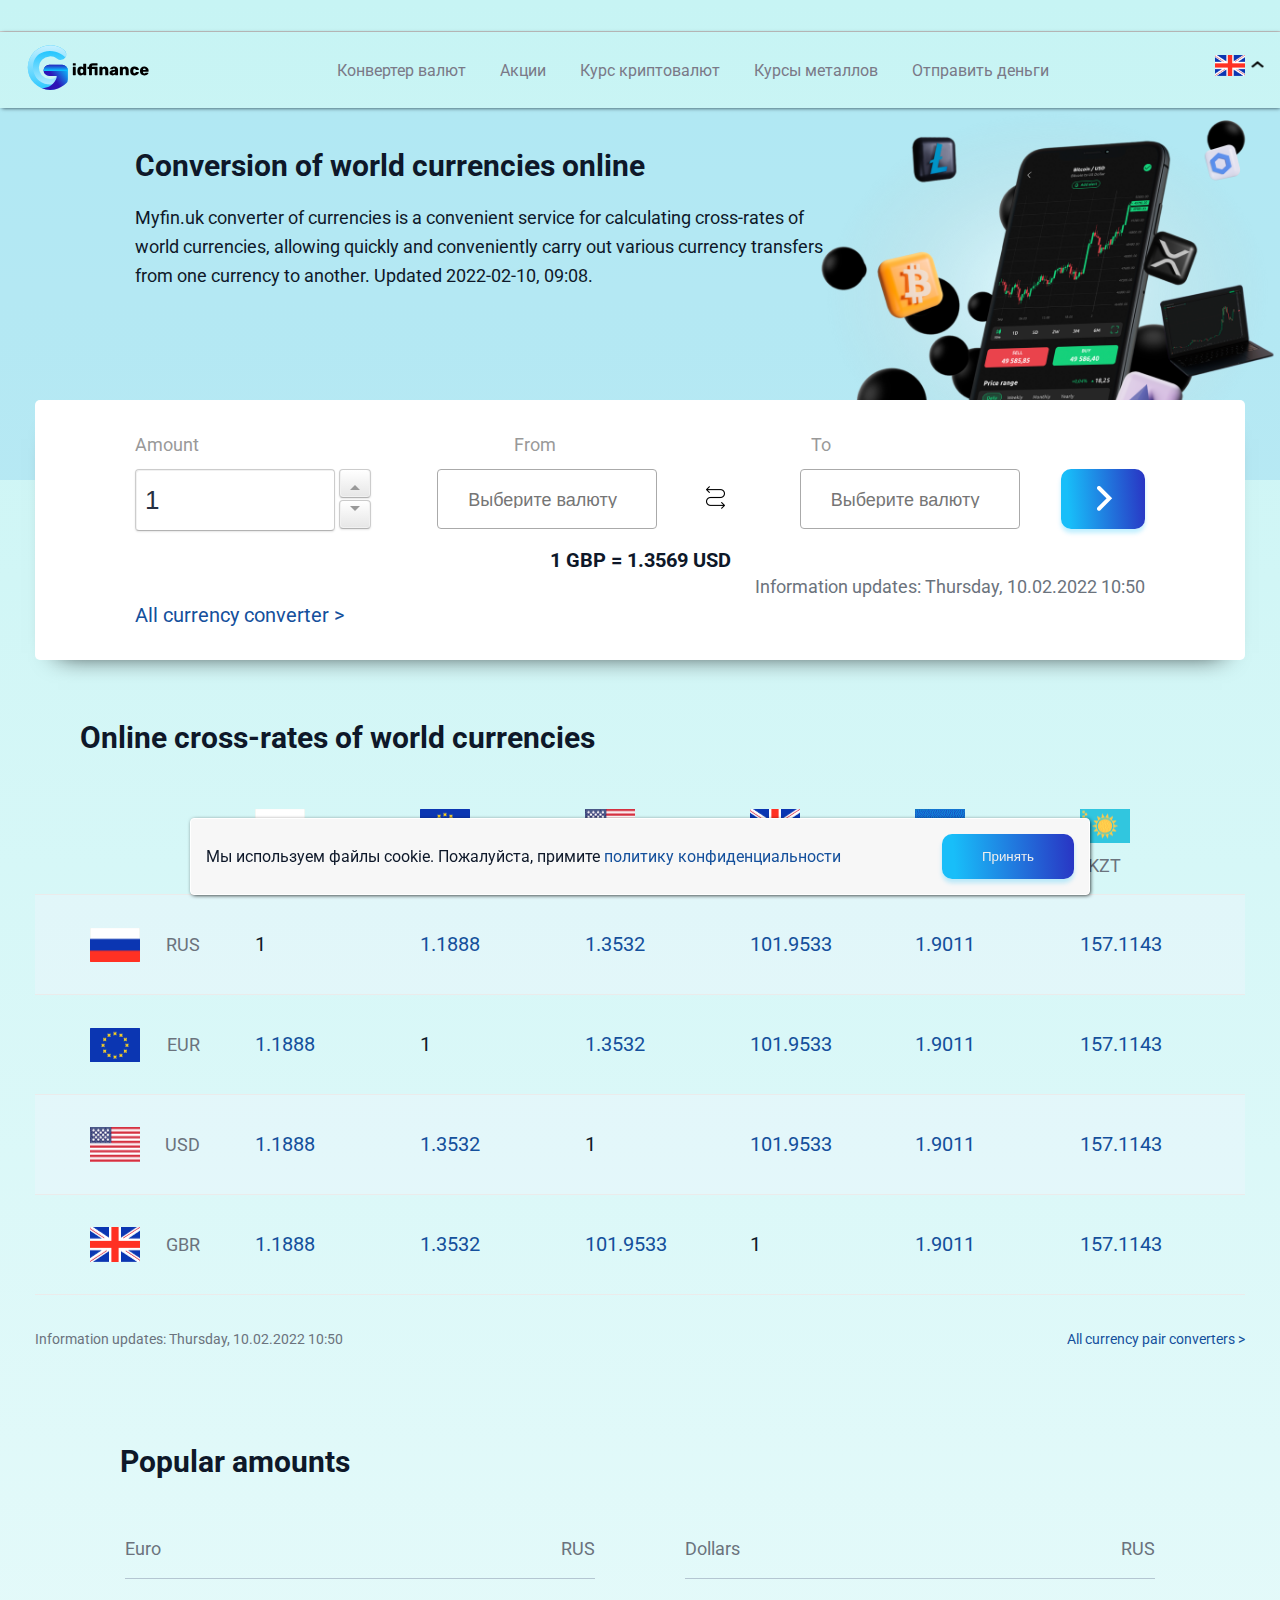
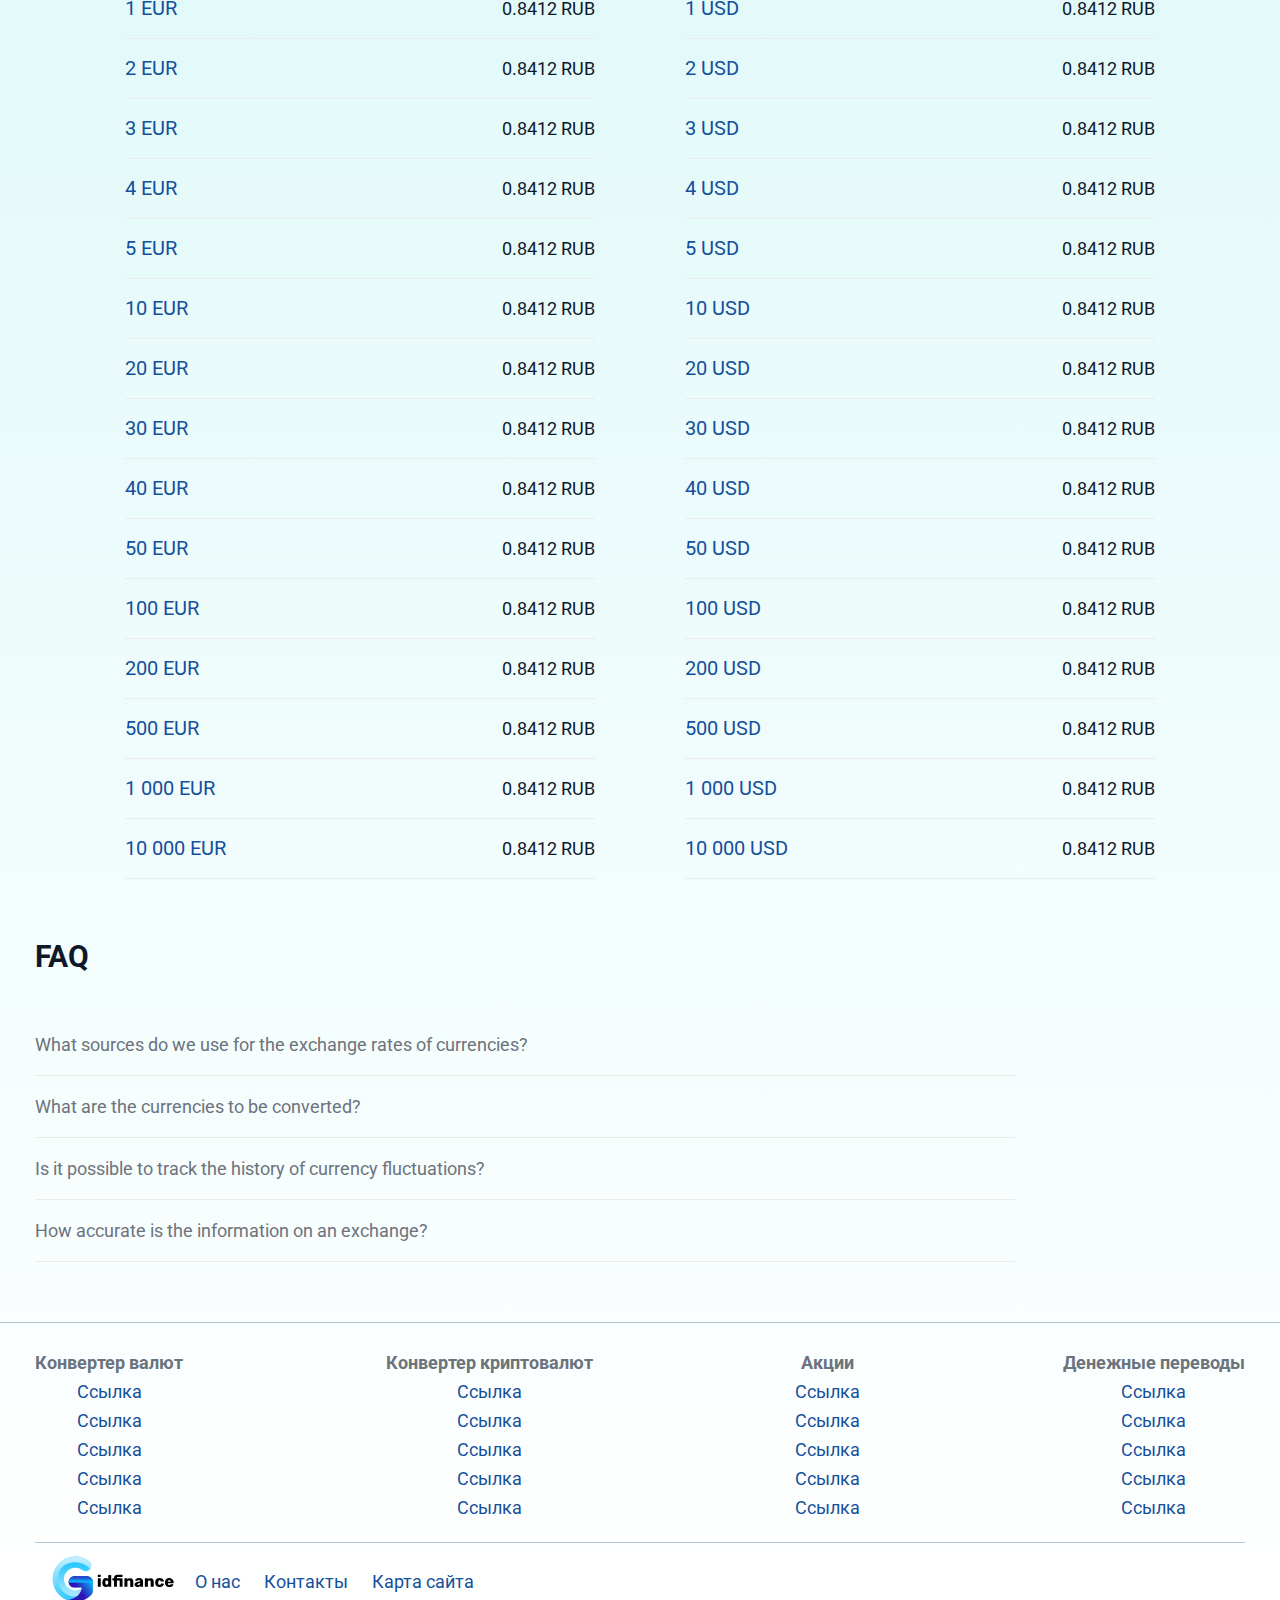
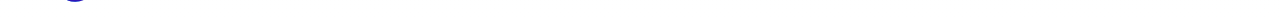
<file: index.html>
<!DOCTYPE html>
<html lang="en">

<head>
  <meta charset="UTF-8">
  <meta name="viewport" content="width=device-width, initial-scale=1.0">
  <meta http-equiv="X-UA-Compatible" content="ie=edge">
  <title>Document</title>
  <link rel="stylesheet" href="css/reset.css">
  <link rel="preconnect" href="https://fonts.googleapis.com">
  <link rel="preconnect" href="https://fonts.gstatic.com" crossorigin>
  <link href="https://fonts.googleapis.com/css2?family=Roboto:wght@400;700&display=swap" rel="stylesheet">
  <link rel="stylesheet" href="css/jquery.formstyler.theme.css">
  <link rel="stylesheet" href="css/jquery.formstyler.css">
  <link rel="stylesheet" href="css/select2.min.css">
  <link rel="stylesheet" href="css/style.css">
  <link rel="stylesheet" href="css/media.css">
</head>

<body>
  <header class="header">
    <ul class="marquee">
      <li class="marquee__item">
        <div class="marquee__item-flex">
          <a href="#">S&P 500</a>
          <p class="marquee__price"> $40 661,36 </p>
          <p class="marquee__up"> +0,77% </p>
        </div>
      </li>
      <li class="marquee__item">
        <div class="marquee__item-flex">
          <a href="#">Dow Jones</a>
          <p class="marquee__price"> $40 661,36 </p>
          <p class="marquee__up"> +0,77% </p>
        </div>
      </li>
      <li class="marquee__item">
        <div class="marquee__item-flex">
          <a href="#">Nasdaq</a>
          <p class="marquee__price"> $40 661,36 </p>
          <p class="marquee__down"> +0,77% </p>
        </div>
      </li>
      <li class="marquee__item">
        <div class="marquee__item-flex">
          <a href="#">BTC/USD</a>
          <p class="marquee__price"> $40 661,36 </p>
          <p class="marquee__up"> +0,77% </p>
        </div>
      </li>
      <li class="marquee__item">
        <div class="marquee__item-flex">
          <a href="#">AAPL</a>
          <p class="marquee__price"> $40 661,36 </p>
          <p class="marquee__down"> +0,77% </p>
        </div>
      </li>
      <li class="marquee__item">
        <div class="marquee__item-flex">
          <a href="#">TSLA</a>
          <p class="marquee__price"> $40 661,36 </p>
          <p class="marquee__up"> +0,77% </p>
        </div>
      </li>
      <li class="marquee__item">
        <div class="marquee__item-flex">
          <a href="#">ETH/USD</a>
          <p class="marquee__price"> $40 661,36 </p>
          <p class="marquee__down"> +0,77% </p>
        </div>
      </li>
      <li class="marquee__item">
        <div class="marquee__item-flex">
          <a href="#">BABA</a>
          <p class="marquee__price"> $40 661,36 </p>
          <p class="marquee__up"> +0,77% </p>
        </div>
      </li>
      <li class="marquee__item">
        <div class="marquee__item-flex">
          <a href="#">AMD</a>
          <p class="marquee__price"> $40 661,36 </p>
          <p class="marquee__down"> +0,77% </p>
        </div>
      </li>
      <li class="marquee__item">
        <div class="marquee__item-flex">
          <a href="#">⦁ BTC/EUR </a>
          <p class="marquee__price"> $40 661,36 </p>
          <p class="marquee__up"> +0,77% </p>
        </div>
      </li>
      <li class="marquee__item">
        <div class="marquee__item-flex">
          <a href="#">AMZN</a>
          <p class="marquee__price"> $40 661,36 </p>
          <p class="marquee__down"> +0,77% </p>
        </div>
      </li>
      <li class="marquee__item">
        <div class="marquee__item-flex">
          <a href="#">GOOGL</a>
          <p class="marquee__price"> $40 661,36 </p>
          <p class="marquee__up"> +0,77% </p>
        </div>
      </li>
      <li class="marquee__item">
        <div class="marquee__item-flex">
          <a href="#">FB</a>
          <p class="marquee__price"> $40 661,36 </p>
          <p class="marquee__down"> +0,77% </p>
        </div>
      </li>
      <li class="marquee__item">
        <div class="marquee__item-flex">
          <a href="#">ETH/EUR</a>
          <p class="marquee__price"> $40 661,36 </p>
          <p class="marquee__up"> +0,77% </p>
        </div>
      </li>
      <li class="marquee__item">
        <div class="marquee__item-flex">
          <a href="#">NFLX</a>
          <p class="marquee__price"> $40 661,36 </p>
          <p class="marquee__down"> +0,77% </p>
        </div>
      </li>
      <li class="marquee__item">
        <div class="marquee__item-flex">
          <a href="#">EUR/USD</a>
          <p class="marquee__price"> $40 661,36 </p>
          <p class="marquee__up"> +0,77% </p>
        </div>
      </li>
      <li class="marquee__item">
        <div class="marquee__item-flex">
          <a href="#">GOLD</a>
          <p class="marquee__price"> $40 661,36 </p>
          <p class="marquee__down"> +0,77% </p>
        </div>
      </li>
      <li class="marquee__item">
        <div class="marquee__item-flex">
          <a href="#">USD/EUR</a>
          <p class="marquee__price"> $40 661,36 </p>
          <p class="marquee__up"> +0,77% </p>
        </div>
      </li>
    </ul>
    </div>
    <div class="header__inner">
      <div class="header__logo">
        <img class="logo" src="images/logo.svg" alt="">
      </div>
      <div class="header__menu">
        <nav class="menu">
          <ul class="menu__list">
            <li class="menu__list-item">
              <a class="menu__list-link" href="#">
                Конвертер валют
              </a>
            </li>
            <li class="menu__list-item">
              <a class="menu__list-link" href="#">
                Акции
              </a>
              <ul class="submenu__list">
                <li class="submenu__list-item">
                  <a class="submenu__list-link" href="#">
                    Российские акции
                  </a>
                </li>
                <li class="submenu__list-item">
                  <a class="submenu__list-link" href="#">
                    Euro Stoxx 50
                  </a>
                </li>
                <li class="submenu__list-item">
                  <a class="submenu__list-link" href="#">
                    Dow Jones
                  </a>
                </li>
                <li class="submenu__list-item">
                  <a class="submenu__list-link" href="#">
                    Nasdaq 100
                  </a>
                </li>
                <li class="submenu__list-item">
                  <a class="submenu__list-link" href="#">
                    S&P 500
                  </a>
                </li>
                <li class="submenu__list-item">
                  <a class="submenu__list-link" href="#">
                    Все акции
                  </a>
                </li>
              </ul>
            </li>
            <li class="menu__list-item">
              <a class="menu__list-link" href="#">
                Курс криптовалют
              </a>
              <ul class="submenu__list">
                <li class="submenu__list-item">
                  <a class="submenu__list-link" href="#">
                    Bitcoin
                  </a>
                </li>
                <li class="submenu__list-item">
                  <a class="submenu__list-link" href="#">
                    Ethereum
                  </a>
                </li>
                <li class="submenu__list-item">
                  <a class="submenu__list-link" href="#">
                    Все криптовалюты
                  </a>
                </li>
              </ul>
            </li>
            <li class="menu__list-item">
              <a class="menu__list-link" href="#">
                Курсы металлов
              </a>
              <ul class="submenu__list">
                <li class="submenu__list-item">
                  <a class="submenu__list-link" href="#">
                    Курс золота к USD
                  </a>
                </li>
                <li class="submenu__list-item">
                  <a class="submenu__list-link" href="#">
                    Курс золота к EUR
                  </a>
                </li>
                <li class="submenu__list-item">
                  <a class="submenu__list-link" href="#">
                    Курс золота к {Местной валюте}
                  </a>
                </li>
                <li class="submenu__list-item">
                  <a class="submenu__list-link" href="#">
                    Курс серебра к USD
                  </a>
                </li>
                <li class="submenu__list-item">
                  <a class="submenu__list-link" href="#">
                    Курс серебра к EUR
                  </a>
                </li>
                <li class="submenu__list-item">
                  <a class="submenu__list-link" href="#">
                    Курс серебра к {Местной валюте}
                  </a>
                </li>
              </ul>
            </li>
            <li class="menu__list-item">
              <a class="menu__list-link" href="#">
                Отправить деньги
              </a>
            </li>
          </ul>
        </nav>
      </div>
      <ul class="menu-mobile__list">
        <li class="menu-mobile__item">
          <a class="menu-mobile__link" href="#">Конвертер валют</a>
        </li>
        <li class="menu-mobile__item">
          <a class="menu-mobile__link" href="#">Акции</a>
        </li>
        <li class="menu-mobile__item">
          <a class="menu-mobile__link" href="#">Курс криптовалют</a>
        </li>
        <li class="menu-mobile__item">
          <a class="menu-mobile__link" href="#">Курсы металлов</a>
        </li>
        <li class="menu-mobile__item">
          <a class="menu-mobile__link" href="#">Отправить деньги</a>
        </li>
      </ul>
      <div class="header__lang">
        <button class="menu-btn">
          <div class="menu-btn__line"></div>
          <div class="menu-btn__line"></div>
          <div class="menu-btn__line"></div>
        </button>
        <ul class="header__lang-list">
          <li class="header__lang-list__item">
            <div class="header__lang-list__item-inner">
              <a class="header__lang-link" href="#">
                <img class="header__lang-img" src="images/flag-gbr.png" alt="">
              </a>
              <div class="header__lang-arrow">
                <img class="header__lang-arrow__img" src="images/icons8-свернуть-24.png" alt="">
              </div>
            </div>
            <ul class="header__lang-sublist ">
              <li class="header__lang-sublist__item">
                <a class="header__lang-sublink" href="#">
                  <img src="images/flag-eur.png" alt="">
                  <p> Deutsch </p>
                </a>
              </li>
              <li class="header__lang-sublist__item">
                <a class="header__lang-sublink" href="#">
                  <img src="images/flag-kzt.png" alt="">
                  <p> English </p>
                </a>
              </li>
              <li class="header__lang-sublist__item">
                <a class="header__lang-sublink" href="#">
                  <img src="images/flag-russia.png" alt="">
                  <p> Español </p>
                </a>
              </li>
              <li class="header__lang-sublist__item">
                <a class="header__lang-sublink" href="#">
                  <img src="images/flag-uah.png" alt="">
                  <p> Français </p>
                </a>
              </li>
              <li class="header__lang-sublist__item">
                <a class="header__lang-sublink" href="#">
                  <img src="images/flag-usd.png" alt="">
                  <p> Polski </p>
                </a>
              </li>
              <li class="header__lang-sublist__item">
                <a class="header__lang-sublink" href="#">
                  <img src="images/flag-russia.png" alt="">
                  <p> Română </p>
                </a>
              </li>
              <li class="header__lang-sublist__item">
                <a class="header__lang-sublink" href="#">
                  <img src="images/flag-gbr.png" alt="">
                  <p>Русский</p>
                </a>
              </li>
            </ul>
          </li>
        </ul>
      </div>
    </div>
  </header>
  <section class="top-info" style="background-image: url(images/banner.png);">
    <div class="container">
      <div class="top-info__inner">
        <h1 class="top-info__title">
          Conversion of world currencies online
        </h1>
        <p class="top-info__text">
          Myfin.uk converter of currencies is a convenient service for calculating cross-rates of world currencies,
          allowing quickly and conveniently carry out various currency transfers from one currency to another. Updated
          2022-02-10, 09:08.
        </p>
      </div>
    </div>
  </section>
  <section class="conversion">
    <div class="container">
      <div class="conversion__inner">
        <div class="conversion__titles">
          <h4 class="conversion__title">
            Amount
          </h4>
          <h4 class="conversion__title">
            From
          </h4>
          <h4 class="conversion__title">
            To
          </h4>
        </div>
        <div class="conversion__forms">
          <input class="filter-stile conversion__input" type="number" value="1">
          <select class="js-select2" multiple="multiple">
            <option value="flag-gbr">GBP Pound Sterling</option>
            <option value="flag-eur">EUR Euro</option>
            <option value="flag-usd">USD US Dollar</option>
            <option value="inr">INR Indian Rupee</option>
            <option value="aud">AUD Australian Dollar</option>
            <option value="flag-jpy">JPY Japanese Yen</option>
            <option value="bgn">BGN Bulgarian Lev</option>
            <option value="flag-czk">CZK Czech Koruna</option>
            <option value="dkk">DKK Danish Krone</option>
            <option value="xaf">AFN</option>
            <option value="xaf">ALL</option>
            <option value="xaf">AMD</option>
            <option value="xaf">AOA</option>
            <option value="xaf">ARS</option>
            <option value="xaf">AUD</option>
            <option value="xaf">AWG</option>
            <option value="xaf">AZN</option>
            <option value="xaf">BAM</option>
            <option value="xaf">BBD</option>
            <option value="xaf">BDT</option>
            <option value="xaf">BGN</option>
            <option value="xaf">BHD</option>
            <option value="xaf">BIF</option>
            <option value="xaf">BMD</option>
            <option value="xaf">BND</option>
            <option value="xaf">BOB</option>
            <option value="xaf">BRL</option>
            <option value="xaf">BSD</option>
            <option value="xaf">BTN</option>
            <option value="xaf">BWP</option>
            <option value="xaf">BYN</option>
            <option value="xaf">BZD</option>
            <option value="xaf">CAD</option>
            <option value="xaf">CDF</option>
            <option value="xaf">CHF</option>
            <option value="xaf">CLP</option>
            <option value="xaf">CNY</option>
            <option value="xaf">COP</option>
            <option value="xaf">CRC</option>
            <option value="xaf">CUC</option>
            <option value="xaf">CUP</option>
            <option value="xaf">CVE</option>
          </select>
          <button class="conversion__btn"><img src="images/arrows.png" alt=""></button>
          <select class="js-select2" multiple="multiple">
            <option value="flag-gbr">GBP Pound Sterling</option>
            <option value="flag-eur">EUR Euro</option>
            <option value="flag-usd">USD US Dollar</option>
            <option value="inr">INR Indian Rupee</option>
            <option value="aud">AUD Australian Dollar</option>
            <option value="flag-jpy">JPY Japanese Yen</option>
            <option value="bgn">BGN Bulgarian Lev</option>
            <option value="flag-czk">CZK Czech Koruna</option>
            <option value="dkk">DKK Danish Krone</option>
            <option value="xaf">AFN</option>
            <option value="xaf">ALL</option>
            <option value="xaf">AMD</option>
            <option value="xaf">AOA</option>
            <option value="xaf">ARS</option>
            <option value="xaf">AUD</option>
            <option value="xaf">AWG</option>
            <option value="xaf">AZN</option>
            <option value="xaf">BAM</option>
            <option value="xaf">BBD</option>
            <option value="xaf">BDT</option>
            <option value="xaf">BGN</option>
            <option value="xaf">BHD</option>
            <option value="xaf">BIF</option>
            <option value="xaf">BMD</option>
            <option value="xaf">BND</option>
            <option value="xaf">BOB</option>
            <option value="xaf">BRL</option>
            <option value="xaf">BSD</option>
            <option value="xaf">BTN</option>
            <option value="xaf">BWP</option>
            <option value="xaf">BYN</option>
            <option value="xaf">BZD</option>
            <option value="xaf">CAD</option>
            <option value="xaf">CDF</option>
            <option value="xaf">CHF</option>
            <option value="xaf">CLP</option>
            <option value="xaf">CNY</option>
            <option value="xaf">COP</option>
            <option value="xaf">CRC</option>
            <option value="xaf">CUC</option>
            <option value="xaf">CUP</option>
            <option value="xaf">CVE</option>
          </select>
          <div class="conversion__link">
              <a  href="#"><img src="images/btn.svg" alt=""></a>
          </div>
        </div>
        <p class="conversion__rate">
          1 GBP = 1.3569 USD </p>
        <p class="conversion__info">
          Information updates: Thursday, 10.02.2022 10:50
        </p>
        <a class="conversion__link-bottom" href="#">
          All currency converter >
        </a>
      </div>
    </div>
  </section>
  <section class="cross-rates">
    <div class="container">
      <h2 class="cross-rates__title">
        Online cross-rates of world currencies
      </h2>
      <div class="cross-rates__inner">
        <div class="online-conversion__row">
          <div class="online-conversion__item"></div>
          <div class="online-conversion__item-another">
            <img class="online-conversion__img" src="images/flag-russia.png" alt="">
            <p class="online-conversion__title">RUS</p>
          </div>
          <div class="online-conversion__item-another">
            <img class="online-conversion__img" src="images/flag-eur.png" alt="">
            <p class="online-conversion__title">EUR</p>
          </div>
          <div class="online-conversion__item-another">
            <img class="online-conversion__img" src="images/flag-usd.png" alt="">
            <p class="online-conversion__title">USD</p>
          </div>
          <div class="online-conversion__item-another">
            <img class="online-conversion__img" src="images/flag-gbr.png" alt="">
            <p class="online-conversion__title">GBR</p>
          </div>
          <div class="online-conversion__item-another">
            <img class="online-conversion__img" src="images/flag-uah.png" alt="">
            <p class="online-conversion__title">UAH</p>
          </div>
          <div class="online-conversion__item-another">
            <img class="online-conversion__img" src="images/flag-kzt.png" alt="">
            <p class="online-conversion__title">KZT</p>
          </div>
        </div>
        <div class="online-conversion__row">
          <div class="online-conversion__item">
            <img class="online-conversion__img" src="images/flag-russia.png" alt="">
            <p class="online-conversion__title">RUS</p>
          </div>
          <div class="online-conversion__item">
            <p class="online-conversion__text">1</p>
          </div>
          <div class="online-conversion__item">
            <a class="online-conversion__link" href="#">1.1888</a>
          </div>
          <div class="online-conversion__item">
            <a class="online-conversion__link" href="#">1.3532</a>
          </div>
          <div class="online-conversion__item">
            <a class="online-conversion__link" href="#">101.9533</a>
          </div>
          <div class="online-conversion__item">
            <a class="online-conversion__link" href="#">1.9011</a>
          </div>
          <div class="online-conversion__item">
            <a class="online-conversion__link" href="#">157.1143</a>
          </div>
        </div>
        <div class="online-conversion__row">
          <div class="online-conversion__item">
            <img class="online-conversion__img" src="images/flag-eur.png" alt="">
            <p class="online-conversion__title">EUR</p>
          </div>
          <div class="online-conversion__item">
            <a class="online-conversion__link" href="#">1.1888</a>
          </div>
          <div class="online-conversion__item">
            <p class="online-conversion__text">1</p>
          </div>
          <div class="online-conversion__item">
            <a class="online-conversion__link" href="#">1.3532</a>
          </div>
          <div class="online-conversion__item">
            <a class="online-conversion__link" href="#">101.9533</a>
          </div>
          <div class="online-conversion__item">
            <a class="online-conversion__link" href="#">1.9011</a>
          </div>
          <div class="online-conversion__item">
            <a class="online-conversion__link" href="#">157.1143</a>
          </div>
        </div>
        <div class="online-conversion__row">
          <div class="online-conversion__item">
            <img class="online-conversion__img" src="images/flag-usd.png" alt="">
            <p class="online-conversion__title">USD</p>
          </div>
          <div class="online-conversion__item">
            <a class="online-conversion__link" href="#">1.1888</a>
          </div>
          <div class="online-conversion__item">
            <a class="online-conversion__link" href="#">1.3532</a>
          </div>
          <div class="online-conversion__item">
            <p class="online-conversion__text">1</p>
          </div>
          <div class="online-conversion__item">
            <a class="online-conversion__link" href="#">101.9533</a>
          </div>
          <div class="online-conversion__item">
            <a class="online-conversion__link" href="#">1.9011</a>
          </div>
          <div class="online-conversion__item">
            <a class="online-conversion__link" href="#">157.1143</a>
          </div>
        </div>
        <div class="online-conversion__row">
          <div class="online-conversion__item">
            <img class="online-conversion__img" src="images/flag-gbr.png" alt="">
            <p class="online-conversion__title">GBR</p>
          </div>
          <div class="online-conversion__item">
            <a class="online-conversion__link" href="#">1.1888</a>
          </div>
          <div class="online-conversion__item">
            <a class="online-conversion__link" href="#">1.3532</a>
          </div>
          <div class="online-conversion__item">
            <a class="online-conversion__link" href="#">101.9533</a>
          </div>
          <div class="online-conversion__item">
            <p class="online-conversion__text">1</p>
          </div>
          <div class="online-conversion__item">
            <a class="online-conversion__link" href="#">1.9011</a>
          </div>
          <div class="online-conversion__item">
            <a class="online-conversion__link" href="#">157.1143</a>
          </div>
        </div>
      </div>
      <div class="cross-rates__info">
        <p class="cross-rates__info-date">
          Information updates: Thursday, 10.02.2022 10:50
        </p>
        <a class="cross-rates__info-link" href="#">
          All currency pair converters >
        </a>
      </div>
    </div>
  </section>
  <section class="popular-amounts">
    <div class="container">
      <h2 class="popular-amounts__title">
        Popular amounts
      </h2>
      <div class="popular-amounts__inner">
        <div class="currency">
          <div class="currency__item">
            <h5 class="currency__title">Euro</h5>
            <h5 class="currency__title">RUS</h5>
          </div>
          <div class="currency__item">
            <a class="currency__link" href="#">
              1 EUR
            </a>
            <p class="currency__info">
              0.8412 RUB
            </p>
          </div>
          <div class="currency__item">
            <a class="currency__link" href="#">
              2 EUR
            </a>
            <p class="currency__info">
              0.8412 RUB
            </p>
          </div>
          <div class="currency__item">
            <a class="currency__link" href="#">
              3 EUR
            </a>
            <p class="currency__info">
              0.8412 RUB
            </p>
          </div>
          <div class="currency__item">
            <a class="currency__link" href="#">
              4 EUR
            </a>
            <p class="currency__info">
              0.8412 RUB
            </p>
          </div>
          <div class="currency__item">
            <a class="currency__link" href="#">
              5 EUR
            </a>
            <p class="currency__info">
              0.8412 RUB
            </p>
          </div>
          <div class="currency__item">
            <a class="currency__link" href="#">
              10 EUR
            </a>
            <p class="currency__info">
              0.8412 RUB
            </p>
          </div>
          <div class="currency__item">
            <a class="currency__link" href="#">
              20 EUR
            </a>
            <p class="currency__info">
              0.8412 RUB
            </p>
          </div>
          <div class="currency__item">
            <a class="currency__link" href="#">
              30 EUR
            </a>
            <p class="currency__info">
              0.8412 RUB
            </p>
          </div>
          <div class="currency__item">
            <a class="currency__link" href="#">
              40 EUR
            </a>
            <p class="currency__info">
              0.8412 RUB
            </p>
          </div>
          <div class="currency__item">
            <a class="currency__link" href="#">
              50 EUR
            </a>
            <p class="currency__info">
              0.8412 RUB
            </p>
          </div>
          <div class="currency__item">
            <a class="currency__link" href="#">
              100 EUR
            </a>
            <p class="currency__info">
              0.8412 RUB
            </p>
          </div>
          <div class="currency__item">
            <a class="currency__link" href="#">
              200 EUR
            </a>
            <p class="currency__info">
              0.8412 RUB
            </p>
          </div>
          <div class="currency__item">
            <a class="currency__link" href="#">
              500 EUR
            </a>
            <p class="currency__info">
              0.8412 RUB
            </p>
          </div>
          <div class="currency__item">
            <a class="currency__link" href="#">
              1 000 EUR
            </a>
            <p class="currency__info">
              0.8412 RUB
            </p>
          </div>
          <div class="currency__item">
            <a class="currency__link" href="#">
              10 000 EUR
            </a>
            <p class="currency__info">
              0.8412 RUB
            </p>
          </div>
        </div>
        <div class="currency">
          <div class="currency__item">
            <h5 class="currency__title">Dollars</h5>
            <h5 class="currency__title">RUS</h5>
          </div>
          <div class="currency__item">
            <a class="currency__link" href="#">
              1 USD
            </a>
            <p class="currency__info">
              0.8412 RUB
            </p>
          </div>
          <div class="currency__item">
            <a class="currency__link" href="#">
              2 USD
            </a>
            <p class="currency__info">
              0.8412 RUB
            </p>
          </div>
          <div class="currency__item">
            <a class="currency__link" href="#">
              3 USD
            </a>
            <p class="currency__info">
              0.8412 RUB
            </p>
          </div>
          <div class="currency__item">
            <a class="currency__link" href="#">
              4 USD
            </a>
            <p class="currency__info">
              0.8412 RUB
            </p>
          </div>
          <div class="currency__item">
            <a class="currency__link" href="#">
              5 USD
            </a>
            <p class="currency__info">
              0.8412 RUB
            </p>
          </div>
          <div class="currency__item">
            <a class="currency__link" href="#">
              10 USD
            </a>
            <p class="currency__info">
              0.8412 RUB
            </p>
          </div>
          <div class="currency__item">
            <a class="currency__link" href="#">
              20 USD
            </a>
            <p class="currency__info">
              0.8412 RUB
            </p>
          </div>
          <div class="currency__item">
            <a class="currency__link" href="#">
              30 USD
            </a>
            <p class="currency__info">
              0.8412 RUB
            </p>
          </div>
          <div class="currency__item">
            <a class="currency__link" href="#">
              40 USD
            </a>
            <p class="currency__info">
              0.8412 RUB
            </p>
          </div>
          <div class="currency__item">
            <a class="currency__link" href="#">
              50 USD
            </a>
            <p class="currency__info">
              0.8412 RUB
            </p>
          </div>
          <div class="currency__item">
            <a class="currency__link" href="#">
              100 USD
            </a>
            <p class="currency__info">
              0.8412 RUB
            </p>
          </div>
          <div class="currency__item">
            <a class="currency__link" href="#">
              200 USD
            </a>
            <p class="currency__info">
              0.8412 RUB
            </p>
          </div>
          <div class="currency__item">
            <a class="currency__link" href="#">
              500 USD
            </a>
            <p class="currency__info">
              0.8412 RUB
            </p>
          </div>
          <div class="currency__item">
            <a class="currency__link" href="#">
              1 000 USD
            </a>
            <p class="currency__info">
              0.8412 RUB
            </p>
          </div>
          <div class="currency__item">
            <a class="currency__link" href="#">
              10 000 USD
            </a>
            <p class="currency__info">
              0.8412 RUB
            </p>
          </div>
        </div>
      </div>
    </div>
  </section>
  <section class="faq">
    <div class="container">
      <h2 class="faq__title">
        FAQ
      </h2>
      <div class="faq__inner">
        <div class="accordion">
          <div class="accordion__title">
            What sources do we use for the exchange rates of currencies?
          </div>
          <div class="accordion__text">
            We are using the data of the live exchange rates.
            They are immediately available in our service, and conversion is possible at live rates.
          </div>
        </div>
        <div class="accordion">
          <div class="accordion__title">
            What are the currencies to be converted?
          </div>
          <div class="accordion__text">
            We can offer exchange rates for 158 world currencies. The most popular conversion requests and currency
            pairs in England are on the main screen. You can access the data in one click by choosing:
            <a href="#">the euro against the pound,</a> <a href="#">the pound against the US Dollar,</a>
            <a href="#">the pound against the Indian rupee,</a> <a href="#">the pound against the Australian dollar,</a>
            <a href="#">the pound against the yen,</a> and other currency pairs.
          </div>
        </div>
        <div class="accordion">
          <div class="accordion__title">
            Is it possible to track the history of currency fluctuations?
          </div>
          <div class="accordion__text">
            Yes, on the pages of <a href="#">currency converters</a> , we provide a graph with historical data. You can
            compare the values of the currency of the pair for 10 years. Click the switch to select a time frame.
          </div>
        </div>
        <div class="accordion">
          <div class="accordion__title">
            How accurate is the information on an exchange?
          </div>
          <div class="accordion__text">
            Please take into account that the British pound, the base currency is in focus of all currency conversions.
            We are certain the information on exchange rates is accurate, but cannot guarantee that you will be able to
            exchange your money at these rates. Before you do currency exchange, please contact the financial
            institution, where you intend to have your money converted.
          </div>
        </div>
      </div>
    </div>
  </section>
  <footer class="footer">
    <div class="container">
      <nav class="footer-menu">
        <ul class="footer-menu__list">
          <li class="footer-menu__list-item">
            <h5 class="footer-menu__list-title">
              Конвертер валют
            </h5>
          </li>
          <li class="footer-menu__list-item">
            <a class="footer-menu__list-item__link" href="#">
              Ссылка
            </a>
          </li>
          <li class="footer-menu__list-item">
            <a class="footer-menu__list-item__link" href="#">
              Ссылка
            </a>
          </li>
          <li class="footer-menu__list-item">
            <a class="footer-menu__list-item__link" href="#">
              Ссылка
            </a>
          </li>
          <li class="footer-menu__list-item">
            <a class="footer-menu__list-item__link" href="#">
              Ссылка
            </a>
          </li>
          <li class="footer-menu__list-item">
            <a class="footer-menu__list-item__link" href="#">
              Ссылка
            </a>
          </li>
        </ul>
        <ul class="footer-menu__list">
          <li class="footer-menu__list-item">
            <h5 class="footer-menu__list-title">
              Конвертер криптовалют
            </h5>
          </li>
          <li class="footer-menu__list-item">
            <a class="footer-menu__list-item__link" href="#">
              Ссылка
            </a>
          </li>
          <li class="footer-menu__list-item">
            <a class="footer-menu__list-item__link" href="#">
              Ссылка
            </a>
          </li>
          <li class="footer-menu__list-item">
            <a class="footer-menu__list-item__link" href="#">
              Ссылка
            </a>
          </li>
          <li class="footer-menu__list-item">
            <a class="footer-menu__list-item__link" href="#">
              Ссылка
            </a>
          </li>
          <li class="footer-menu__list-item">
            <a class="footer-menu__list-item__link" href="#">
              Ссылка
            </a>
          </li>
        </ul>
        <ul class="footer-menu__list">
          <li class="footer-menu__list-item">
            <h5 class="footer-menu__list-title">
              Акции
            </h5>
          </li>
          <li class="footer-menu__list-item">
            <a class="footer-menu__list-item__link" href="#">
              Ссылка
            </a>
          </li>
          <li class="footer-menu__list-item">
            <a class="footer-menu__list-item__link" href="#">
              Ссылка
            </a>
          </li>
          <li class="footer-menu__list-item">
            <a class="footer-menu__list-item__link" href="#">
              Ссылка
            </a>
          </li>
          <li class="footer-menu__list-item">
            <a class="footer-menu__list-item__link" href="#">
              Ссылка
            </a>
          </li>
          <li class="footer-menu__list-item">
            <a class="footer-menu__list-item__link" href="#">
              Ссылка
            </a>
          </li>
        </ul>
        <ul class="footer-menu__list">
          <li class="footer-menu__list-item">
            <h5 class="footer-menu__list-title">
              Денежные переводы
            </h5>
          </li>
          <li class="footer-menu__list-item">
            <a class="footer-menu__list-item__link" href="#">
              Ссылка
            </a>
          </li>
          <li class="footer-menu__list-item">
            <a class="footer-menu__list-item__link" href="#">
              Ссылка
            </a>
          </li>
          <li class="footer-menu__list-item">
            <a class="footer-menu__list-item__link" href="#">
              Ссылка
            </a>
          </li>
          <li class="footer-menu__list-item">
            <a class="footer-menu__list-item__link" href="#">
              Ссылка
            </a>
          </li>
          <li class="footer-menu__list-item">
            <a class="footer-menu__list-item__link" href="#">
              Ссылка
            </a>
          </li>
        </ul>
      </nav>
      <div class="footer-bottom">
        <div class="header__logo">
          <img class="logo" src="images/logo.svg" alt="">
        </div>
        <nav>
          <ul class="footer-bottom__menu">
            <li class="footer-bottom__menu-item">
              <a class="footer-bottom__menu-link" href="#">
                О нас
              </a>
            </li>
            <li class="footer-bottom__menu-item">
              <a class="footer-bottom__menu-link" href="#">
                Контакты
              </a>
            </li>
            <li class="footer-bottom__menu-item">
              <a class="footer-bottom__menu-link" href="#">
                Карта сайта
              </a>
            </li>
          </ul>
        </nav>
      </div>
    </div>
    <div class="warning warning--active">
      <p class="warning__text">
        Мы используем файлы cookie. Пожалуйста, примите <a href="#">политику конфиденциальности</a>
      </p>
      <button class="warning__apply" type="button">Принять</button>
    </div>
  </footer>

  <script src=" https://ajax.googleapis.com/ajax/libs/jquery/3.4.1/jquery.min.js"> </script>
  <script src="js/jquery.formstyler.min.js"></script>
  <script src="js/jquery.marquee.min.js"></script>
  <script src="js/select2.full.min.js"></script>
  <script src="js/ru.js"></script>
  <script src="js/main.js"></script>
</body>

</html>
</file>
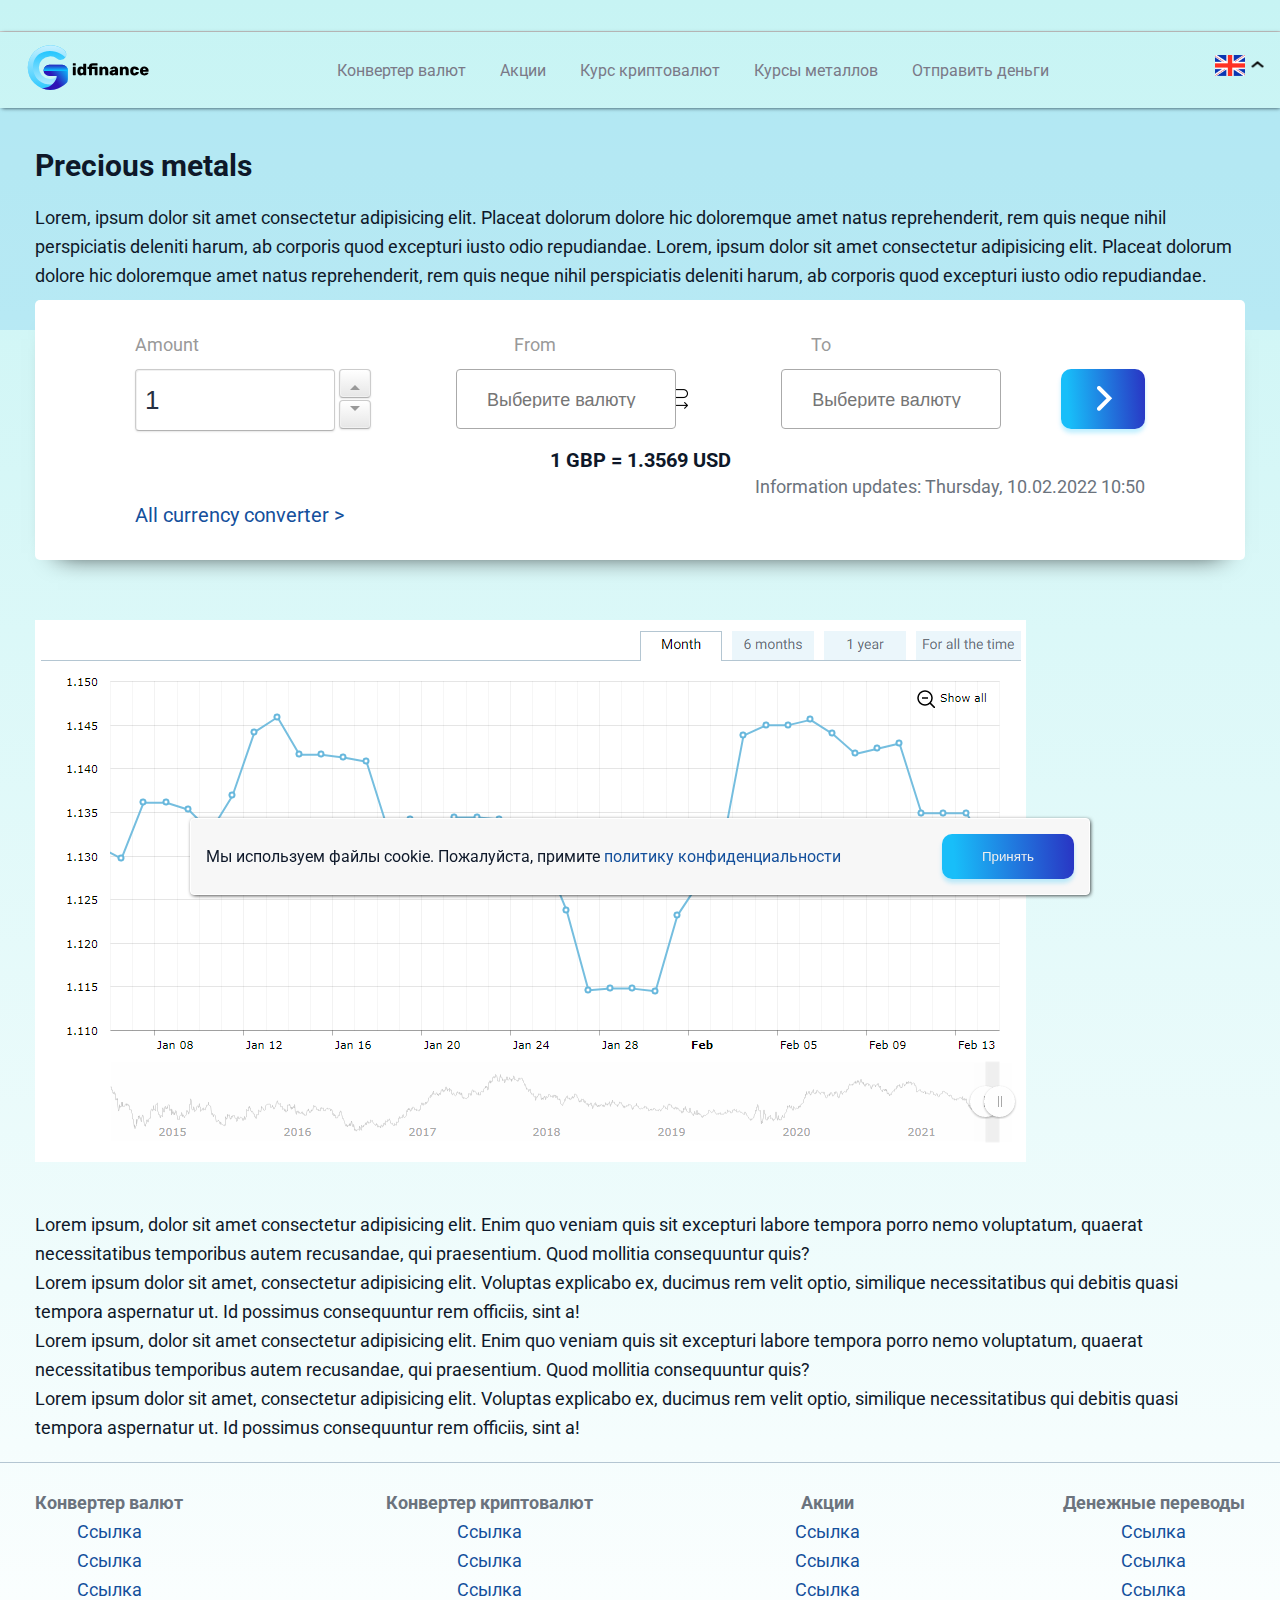
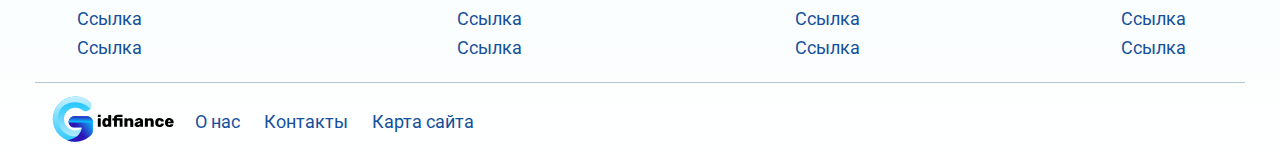
<file: page10.html>
<!DOCTYPE html>
<html lang="en">

<head>
    <meta charset="UTF-8">
    <meta name="viewport" content="width=device-width, initial-scale=1.0">
    <meta http-equiv="X-UA-Compatible" content="ie=edge">
    <title>Document</title>
    <link rel="stylesheet" href="css/reset.css">
    <link rel="preconnect" href="https://fonts.googleapis.com">
    <link rel="preconnect" href="https://fonts.gstatic.com" crossorigin>
    <link href="https://fonts.googleapis.com/css2?family=Roboto:wght@400;700&display=swap" rel="stylesheet">
    <link rel="stylesheet" href="css/jquery.formstyler.theme.css">
    <link rel="stylesheet" href="css/jquery.formstyler.css">
    <link rel="stylesheet" href="css/select2.min.css">
    <link rel="stylesheet" href="css/style.css">
    <link rel="stylesheet" href="css/media.css">
</head>

<body>
    <header class="header">
        <ul class="marquee">
            <li class="marquee__item">
                <div class="marquee__item-flex">
                    <a href="#">S&P 500</a>
                    <p class="marquee__price"> $40 661,36 </p>
                    <p class="marquee__up"> +0,77% </p>
                </div>
            </li>
            <li class="marquee__item">
                <div class="marquee__item-flex">
                    <a href="#">Dow Jones</a>
                    <p class="marquee__price"> $40 661,36 </p>
                    <p class="marquee__up"> +0,77% </p>
                </div>
            </li>
            <li class="marquee__item">
                <div class="marquee__item-flex">
                    <a href="#">Nasdaq</a>
                    <p class="marquee__price"> $40 661,36 </p>
                    <p class="marquee__down"> +0,77% </p>
                </div>
            </li>
            <li class="marquee__item">
                <div class="marquee__item-flex">
                    <a href="#">BTC/USD</a>
                    <p class="marquee__price"> $40 661,36 </p>
                    <p class="marquee__up"> +0,77% </p>
                </div>
            </li>
            <li class="marquee__item">
                <div class="marquee__item-flex">
                    <a href="#">AAPL</a>
                    <p class="marquee__price"> $40 661,36 </p>
                    <p class="marquee__down"> +0,77% </p>
                </div>
            </li>
            <li class="marquee__item">
                <div class="marquee__item-flex">
                    <a href="#">TSLA</a>
                    <p class="marquee__price"> $40 661,36 </p>
                    <p class="marquee__up"> +0,77% </p>
                </div>
            </li>
            <li class="marquee__item">
                <div class="marquee__item-flex">
                    <a href="#">ETH/USD</a>
                    <p class="marquee__price"> $40 661,36 </p>
                    <p class="marquee__down"> +0,77% </p>
                </div>
            </li>
            <li class="marquee__item">
                <div class="marquee__item-flex">
                    <a href="#">BABA</a>
                    <p class="marquee__price"> $40 661,36 </p>
                    <p class="marquee__up"> +0,77% </p>
                </div>
            </li>
            <li class="marquee__item">
                <div class="marquee__item-flex">
                    <a href="#">AMD</a>
                    <p class="marquee__price"> $40 661,36 </p>
                    <p class="marquee__down"> +0,77% </p>
                </div>
            </li>
            <li class="marquee__item">
                <div class="marquee__item-flex">
                    <a href="#">⦁ BTC/EUR </a>
                    <p class="marquee__price"> $40 661,36 </p>
                    <p class="marquee__up"> +0,77% </p>
                </div>
            </li>
            <li class="marquee__item">
                <div class="marquee__item-flex">
                    <a href="#">AMZN</a>
                    <p class="marquee__price"> $40 661,36 </p>
                    <p class="marquee__down"> +0,77% </p>
                </div>
            </li>
            <li class="marquee__item">
                <div class="marquee__item-flex">
                    <a href="#">GOOGL</a>
                    <p class="marquee__price"> $40 661,36 </p>
                    <p class="marquee__up"> +0,77% </p>
                </div>
            </li>
            <li class="marquee__item">
                <div class="marquee__item-flex">
                    <a href="#">FB</a>
                    <p class="marquee__price"> $40 661,36 </p>
                    <p class="marquee__down"> +0,77% </p>
                </div>
            </li>
            <li class="marquee__item">
                <div class="marquee__item-flex">
                    <a href="#">ETH/EUR</a>
                    <p class="marquee__price"> $40 661,36 </p>
                    <p class="marquee__up"> +0,77% </p>
                </div>
            </li>
            <li class="marquee__item">
                <div class="marquee__item-flex">
                    <a href="#">NFLX</a>
                    <p class="marquee__price"> $40 661,36 </p>
                    <p class="marquee__down"> +0,77% </p>
                </div>
            </li>
            <li class="marquee__item">
                <div class="marquee__item-flex">
                    <a href="#">EUR/USD</a>
                    <p class="marquee__price"> $40 661,36 </p>
                    <p class="marquee__up"> +0,77% </p>
                </div>
            </li>
            <li class="marquee__item">
                <div class="marquee__item-flex">
                    <a href="#">GOLD</a>
                    <p class="marquee__price"> $40 661,36 </p>
                    <p class="marquee__down"> +0,77% </p>
                </div>
            </li>
            <li class="marquee__item">
                <div class="marquee__item-flex">
                    <a href="#">USD/EUR</a>
                    <p class="marquee__price"> $40 661,36 </p>
                    <p class="marquee__up"> +0,77% </p>
                </div>
            </li>
        </ul>
        </div>
        <div class="header__inner">
            <div class="header__logo">
                <img class="logo" src="images/logo.svg" alt="">
            </div>
            <div class="header__menu">
                <nav class="menu">
                    <ul class="menu__list">
                        <li class="menu__list-item">
                            <a class="menu__list-link" href="#">
                                Конвертер валют
                            </a>
                        </li>
                        <li class="menu__list-item">
                            <a class="menu__list-link" href="#">
                                Акции
                            </a>
                            <ul class="submenu__list">
                                <li class="submenu__list-item">
                                    <a class="submenu__list-link" href="#">
                                        Российские акции
                                    </a>
                                </li>
                                <li class="submenu__list-item">
                                    <a class="submenu__list-link" href="#">
                                        Euro Stoxx 50
                                    </a>
                                </li>
                                <li class="submenu__list-item">
                                    <a class="submenu__list-link" href="#">
                                        Dow Jones
                                    </a>
                                </li>
                                <li class="submenu__list-item">
                                    <a class="submenu__list-link" href="#">
                                        Nasdaq 100
                                    </a>
                                </li>
                                <li class="submenu__list-item">
                                    <a class="submenu__list-link" href="#">
                                        S&P 500
                                    </a>
                                </li>
                                <li class="submenu__list-item">
                                    <a class="submenu__list-link" href="#">
                                        Все акции
                                    </a>
                                </li>
                            </ul>
                        </li>
                        <li class="menu__list-item">
                            <a class="menu__list-link" href="#">
                                Курс криптовалют
                            </a>
                            <ul class="submenu__list">
                                <li class="submenu__list-item">
                                    <a class="submenu__list-link" href="#">
                                        Bitcoin
                                    </a>
                                </li>
                                <li class="submenu__list-item">
                                    <a class="submenu__list-link" href="#">
                                        Ethereum
                                    </a>
                                </li>
                                <li class="submenu__list-item">
                                    <a class="submenu__list-link" href="#">
                                        Все криптовалюты
                                    </a>
                                </li>
                            </ul>
                        </li>
                        <li class="menu__list-item">
                            <a class="menu__list-link" href="#">
                                Курсы металлов
                            </a>
                            <ul class="submenu__list">
                                <li class="submenu__list-item">
                                    <a class="submenu__list-link" href="#">
                                        Курс золота к USD
                                    </a>
                                </li>
                                <li class="submenu__list-item">
                                    <a class="submenu__list-link" href="#">
                                        Курс золота к EUR
                                    </a>
                                </li>
                                <li class="submenu__list-item">
                                    <a class="submenu__list-link" href="#">
                                        Курс золота к {Местной валюте}
                                    </a>
                                </li>
                                <li class="submenu__list-item">
                                    <a class="submenu__list-link" href="#">
                                        Курс серебра к USD
                                    </a>
                                </li>
                                <li class="submenu__list-item">
                                    <a class="submenu__list-link" href="#">
                                        Курс серебра к EUR
                                    </a>
                                </li>
                                <li class="submenu__list-item">
                                    <a class="submenu__list-link" href="#">
                                        Курс серебра к {Местной валюте}
                                    </a>
                                </li>
                            </ul>
                        </li>
                        <li class="menu__list-item">
                            <a class="menu__list-link" href="#">
                                Отправить деньги
                            </a>
                        </li>
                    </ul>
                </nav>
            </div>
            <ul class="menu-mobile__list">
                <li class="menu-mobile__item">
                    <a class="menu-mobile__link" href="#">Конвертер валют</a>
                </li>
                <li class="menu-mobile__item">
                    <a class="menu-mobile__link" href="#">Акции</a>
                </li>
                <li class="menu-mobile__item">
                    <a class="menu-mobile__link" href="#">Курс криптовалют</a>
                </li>
                <li class="menu-mobile__item">
                    <a class="menu-mobile__link" href="#">Курсы металлов</a>
                </li>
                <li class="menu-mobile__item">
                    <a class="menu-mobile__link" href="#">Отправить деньги</a>
                </li>
            </ul>
            <div class="header__lang">
                <button class="menu-btn">
                    <div class="menu-btn__line"></div>
                    <div class="menu-btn__line"></div>
                    <div class="menu-btn__line"></div>
                </button>
                <ul class="header__lang-list">
                    <li class="header__lang-list__item">
                        <div class="header__lang-list__item-inner">
                            <a class="header__lang-link" href="#">
                                <img class="header__lang-img" src="images/flag-gbr.png" alt="">
                            </a>
                            <div class="header__lang-arrow">
                                <img class="header__lang-arrow__img" src="images/icons8-свернуть-24.png" alt="">
                            </div>
                        </div>
                        <ul class="header__lang-sublist ">
                            <li class="header__lang-sublist__item">
                                <a class="header__lang-sublink" href="#">
                                    <img src="images/flag-eur.png" alt="">
                                    <p> Deutsch </p>
                                </a>
                            </li>
                            <li class="header__lang-sublist__item">
                                <a class="header__lang-sublink" href="#">
                                    <img src="images/flag-kzt.png" alt="">
                                    <p> English </p>
                                </a>
                            </li>
                            <li class="header__lang-sublist__item">
                                <a class="header__lang-sublink" href="#">
                                    <img src="images/flag-russia.png" alt="">
                                    <p> Español </p>
                                </a>
                            </li>
                            <li class="header__lang-sublist__item">
                                <a class="header__lang-sublink" href="#">
                                    <img src="images/flag-uah.png" alt="">
                                    <p> Français </p>
                                </a>
                            </li>
                            <li class="header__lang-sublist__item">
                                <a class="header__lang-sublink" href="#">
                                    <img src="images/flag-usd.png" alt="">
                                    <p> Polski </p>
                                </a>
                            </li>
                            <li class="header__lang-sublist__item">
                                <a class="header__lang-sublink" href="#">
                                    <img src="images/flag-russia.png" alt="">
                                    <p> Română </p>
                                </a>
                            </li>
                            <li class="header__lang-sublist__item">
                                <a class="header__lang-sublink" href="#">
                                    <img src="images/flag-gbr.png" alt="">
                                    <p>Русский</p>
                                </a>
                            </li>
                        </ul>
                    </li>
                </ul>
            </div>
        </div>
    </header>
    <section class="precious-metals">
        <div class="precious-metals__inner">
            <div class="container">
                <h1 class="precious-metals__title">
                    Precious metals
                </h1>
                <p class="precious-metals__descr">
                    Lorem, ipsum dolor sit amet consectetur adipisicing elit. Placeat dolorum dolore hic doloremque amet
                    natus reprehenderit, rem quis neque nihil perspiciatis deleniti harum, ab corporis quod excepturi
                    iusto odio repudiandae. Lorem, ipsum dolor sit amet consectetur adipisicing elit. Placeat dolorum
                    dolore hic doloremque amet
                    natus reprehenderit, rem quis neque nihil perspiciatis deleniti harum, ab corporis quod excepturi
                    iusto odio repudiandae.
                </p>
            </div>
        </div>
        <section class="conversion gold">
            <div class="container">
                <div class="conversion__inner">
                    <div class="conversion__titles">
                        <h4 class="conversion__title">
                            Amount
                        </h4>
                        <h4 class="conversion__title">
                            From
                        </h4>
                        <h4 class="conversion__title">
                            To
                        </h4>
                    </div>
                    <div class="conversion__forms">
                        <input class="filter-stile conversion__input" type="number" value="1">
                        <select class="js-select2" multiple="multiple">
                            <option value="flag-gbr">Золото</option>
                            <option value="flag-eur">Серебро</option>
                        </select>
                        <button class="conversion__btn"><img src="images/arrows.png" alt=""></button>
                        <select class="js-select2" multiple="multiple">
                            <option value="flag-gbr">GBP Pound Sterling</option>
                            <option value="flag-eur">EUR Euro</option>
                            <option value="flag-usd">USD US Dollar</option>
                            <option value="inr">INR Indian Rupee</option>
                            <option value="aud">AUD Australian Dollar</option>
                            <option value="flag-jpy">JPY Japanese Yen</option>
                            <option value="bgn">BGN Bulgarian Lev</option>
                            <option value="flag-czk">CZK Czech Koruna</option>
                            <option value="dkk">DKK Danish Krone</option>
                            <option value="xaf">AFN</option>
                            <option value="xaf">ALL</option>
                            <option value="xaf">AMD</option>
                            <option value="xaf">AOA</option>
                            <option value="xaf">ARS</option>
                            <option value="xaf">AUD</option>
                            <option value="xaf">AWG</option>
                            <option value="xaf">AZN</option>
                            <option value="xaf">BAM</option>
                            <option value="xaf">BBD</option>
                            <option value="xaf">BDT</option>
                            <option value="xaf">BGN</option>
                            <option value="xaf">BHD</option>
                            <option value="xaf">BIF</option>
                            <option value="xaf">BMD</option>
                            <option value="xaf">BND</option>
                            <option value="xaf">BOB</option>
                            <option value="xaf">BRL</option>
                            <option value="xaf">BSD</option>
                            <option value="xaf">BTN</option>
                            <option value="xaf">BWP</option>
                            <option value="xaf">BYN</option>
                            <option value="xaf">BZD</option>
                            <option value="xaf">CAD</option>
                            <option value="xaf">CDF</option>
                            <option value="xaf">CHF</option>
                            <option value="xaf">CLP</option>
                            <option value="xaf">CNY</option>
                            <option value="xaf">COP</option>
                            <option value="xaf">CRC</option>
                            <option value="xaf">CUC</option>
                            <option value="xaf">CUP</option>
                            <option value="xaf">CVE</option>
                        </select>
                        <div class="conversion__link">
                            <a href="#"><img src="images/btn.svg" alt=""></a>
                        </div>
                    </div>
                    <p class="conversion__rate">
                        1 GBP = 1.3569 USD </p>
                    <p class="conversion__info">
                        Information updates: Thursday, 10.02.2022 10:50
                    </p>
                    <a class="conversion__link-bottom" href="#">
                        All currency converter >
                    </a>
                </div>
            </div>
        </section>
        <div class="container">
            <div class="precious-metals__chart">
                <img src="images/chart.png" alt="">
            </div>
            <p class="precious-metals__text">
                Lorem ipsum, dolor sit amet consectetur adipisicing elit. Enim quo veniam quis sit excepturi labore
                tempora porro nemo voluptatum, quaerat necessitatibus temporibus autem recusandae, qui praesentium. Quod
                mollitia consequuntur quis? <br>
                Lorem ipsum dolor sit amet, consectetur adipisicing elit. Voluptas explicabo ex, ducimus rem velit
                optio, similique necessitatibus qui debitis quasi tempora aspernatur ut. Id possimus consequuntur rem
                officiis, sint a! <br>
                Lorem ipsum, dolor sit amet consectetur adipisicing elit. Enim quo veniam quis sit excepturi labore
                tempora porro nemo voluptatum, quaerat necessitatibus temporibus autem recusandae, qui praesentium. Quod
                mollitia consequuntur quis? <br>
                Lorem ipsum dolor sit amet, consectetur adipisicing elit. Voluptas explicabo ex, ducimus rem velit
                optio, similique necessitatibus qui debitis quasi tempora aspernatur ut. Id possimus consequuntur rem
                officiis, sint a! <br>
            </p>
        </div>
    </section>
    <footer class="footer">
        <div class="container">
            <nav class="footer-menu">
                <ul class="footer-menu__list">
                    <li class="footer-menu__list-item">
                        <h5 class="footer-menu__list-title">
                            Конвертер валют
                        </h5>
                    </li>
                    <li class="footer-menu__list-item">
                        <a class="footer-menu__list-item__link" href="#">
                            Ссылка
                        </a>
                    </li>
                    <li class="footer-menu__list-item">
                        <a class="footer-menu__list-item__link" href="#">
                            Ссылка
                        </a>
                    </li>
                    <li class="footer-menu__list-item">
                        <a class="footer-menu__list-item__link" href="#">
                            Ссылка
                        </a>
                    </li>
                    <li class="footer-menu__list-item">
                        <a class="footer-menu__list-item__link" href="#">
                            Ссылка
                        </a>
                    </li>
                    <li class="footer-menu__list-item">
                        <a class="footer-menu__list-item__link" href="#">
                            Ссылка
                        </a>
                    </li>
                </ul>
                <ul class="footer-menu__list">
                    <li class="footer-menu__list-item">
                        <h5 class="footer-menu__list-title">
                            Конвертер криптовалют
                        </h5>
                    </li>
                    <li class="footer-menu__list-item">
                        <a class="footer-menu__list-item__link" href="#">
                            Ссылка
                        </a>
                    </li>
                    <li class="footer-menu__list-item">
                        <a class="footer-menu__list-item__link" href="#">
                            Ссылка
                        </a>
                    </li>
                    <li class="footer-menu__list-item">
                        <a class="footer-menu__list-item__link" href="#">
                            Ссылка
                        </a>
                    </li>
                    <li class="footer-menu__list-item">
                        <a class="footer-menu__list-item__link" href="#">
                            Ссылка
                        </a>
                    </li>
                    <li class="footer-menu__list-item">
                        <a class="footer-menu__list-item__link" href="#">
                            Ссылка
                        </a>
                    </li>
                </ul>
                <ul class="footer-menu__list">
                    <li class="footer-menu__list-item">
                        <h5 class="footer-menu__list-title">
                            Акции
                        </h5>
                    </li>
                    <li class="footer-menu__list-item">
                        <a class="footer-menu__list-item__link" href="#">
                            Ссылка
                        </a>
                    </li>
                    <li class="footer-menu__list-item">
                        <a class="footer-menu__list-item__link" href="#">
                            Ссылка
                        </a>
                    </li>
                    <li class="footer-menu__list-item">
                        <a class="footer-menu__list-item__link" href="#">
                            Ссылка
                        </a>
                    </li>
                    <li class="footer-menu__list-item">
                        <a class="footer-menu__list-item__link" href="#">
                            Ссылка
                        </a>
                    </li>
                    <li class="footer-menu__list-item">
                        <a class="footer-menu__list-item__link" href="#">
                            Ссылка
                        </a>
                    </li>
                </ul>
                <ul class="footer-menu__list">
                    <li class="footer-menu__list-item">
                        <h5 class="footer-menu__list-title">
                            Денежные переводы
                        </h5>
                    </li>
                    <li class="footer-menu__list-item">
                        <a class="footer-menu__list-item__link" href="#">
                            Ссылка
                        </a>
                    </li>
                    <li class="footer-menu__list-item">
                        <a class="footer-menu__list-item__link" href="#">
                            Ссылка
                        </a>
                    </li>
                    <li class="footer-menu__list-item">
                        <a class="footer-menu__list-item__link" href="#">
                            Ссылка
                        </a>
                    </li>
                    <li class="footer-menu__list-item">
                        <a class="footer-menu__list-item__link" href="#">
                            Ссылка
                        </a>
                    </li>
                    <li class="footer-menu__list-item">
                        <a class="footer-menu__list-item__link" href="#">
                            Ссылка
                        </a>
                    </li>
                </ul>
            </nav>
            <div class="footer-bottom">
                <div class="header__logo">
                    <img class="logo" src="images/logo.svg" alt="">
                </div>
                <nav>
                    <ul class="footer-bottom__menu">
                        <li class="footer-bottom__menu-item">
                            <a class="footer-bottom__menu-link" href="#">
                                О нас
                            </a>
                        </li>
                        <li class="footer-bottom__menu-item">
                            <a class="footer-bottom__menu-link" href="#">
                                Контакты
                            </a>
                        </li>
                        <li class="footer-bottom__menu-item">
                            <a class="footer-bottom__menu-link" href="#">
                                Карта сайта
                            </a>
                        </li>
                    </ul>
                </nav>
            </div>
        </div>
        <div class="warning warning--active">
            <p class="warning__text">
                Мы используем файлы cookie. Пожалуйста, примите <a href="#">политику конфиденциальности</a>
            </p>
            <button class="warning__apply" type="button">Принять</button>
        </div>
    </footer>



    <script src=" https://ajax.googleapis.com/ajax/libs/jquery/3.4.1/jquery.min.js"> </script>
    <script src="js/jquery.formstyler.min.js"></script>
    <script src="js/jquery.marquee.min.js"></script>
    <script src="js/select2.full.min.js"></script>
    <script src="js/ru.js"></script>
    <script src="js/main.js"></script>
</body>

</html>
</file>
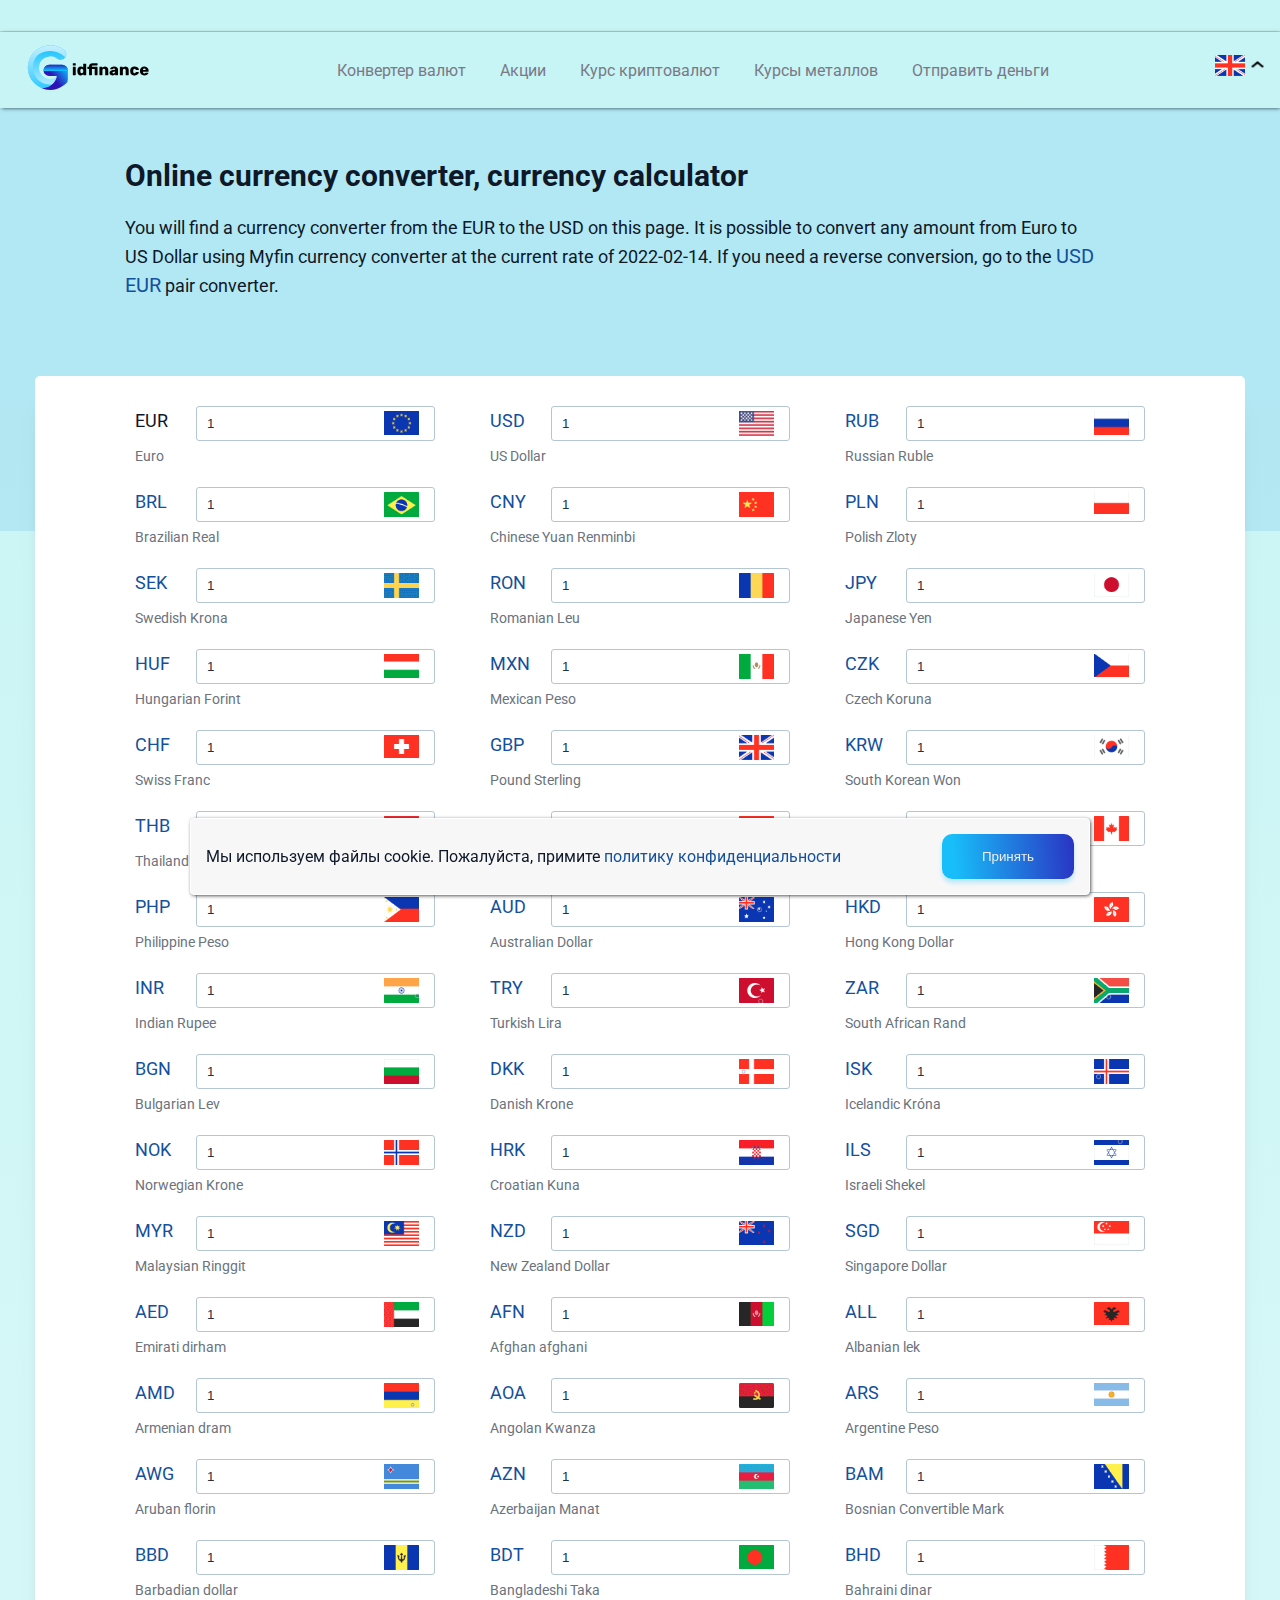
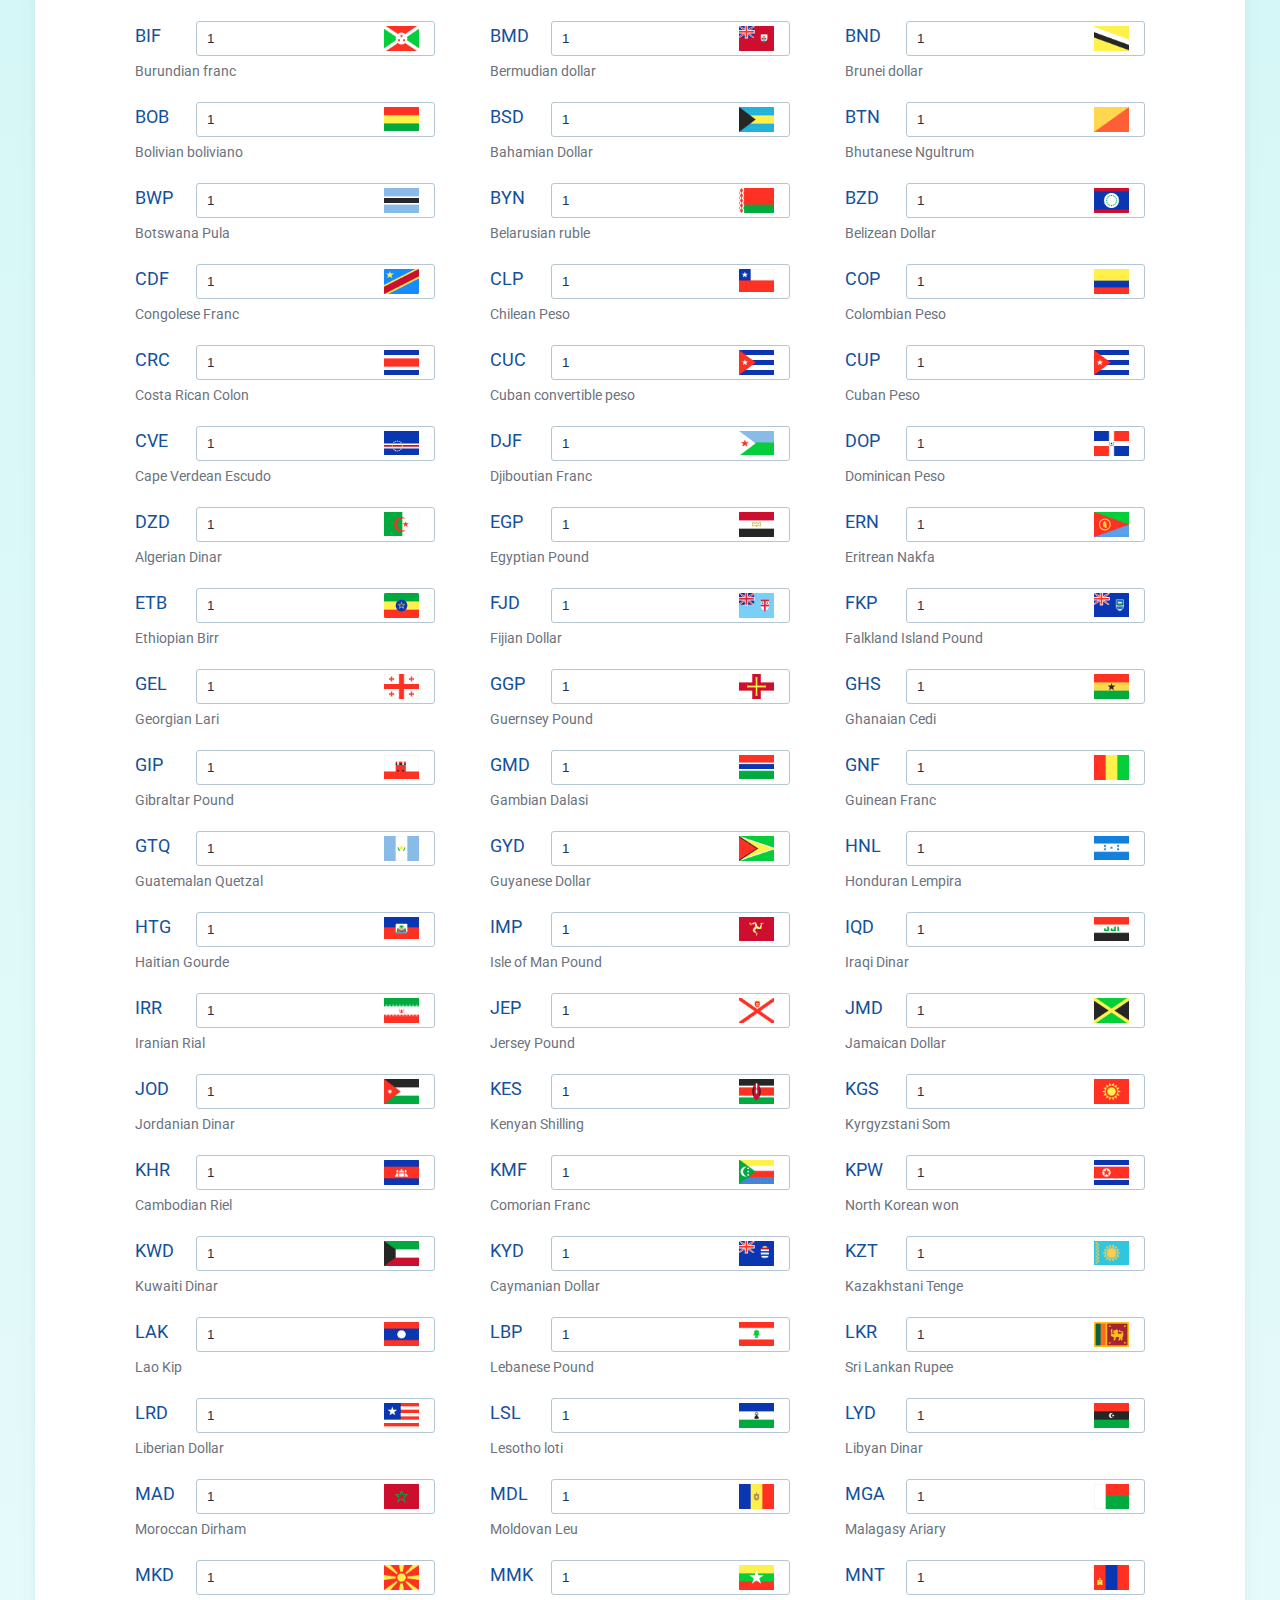
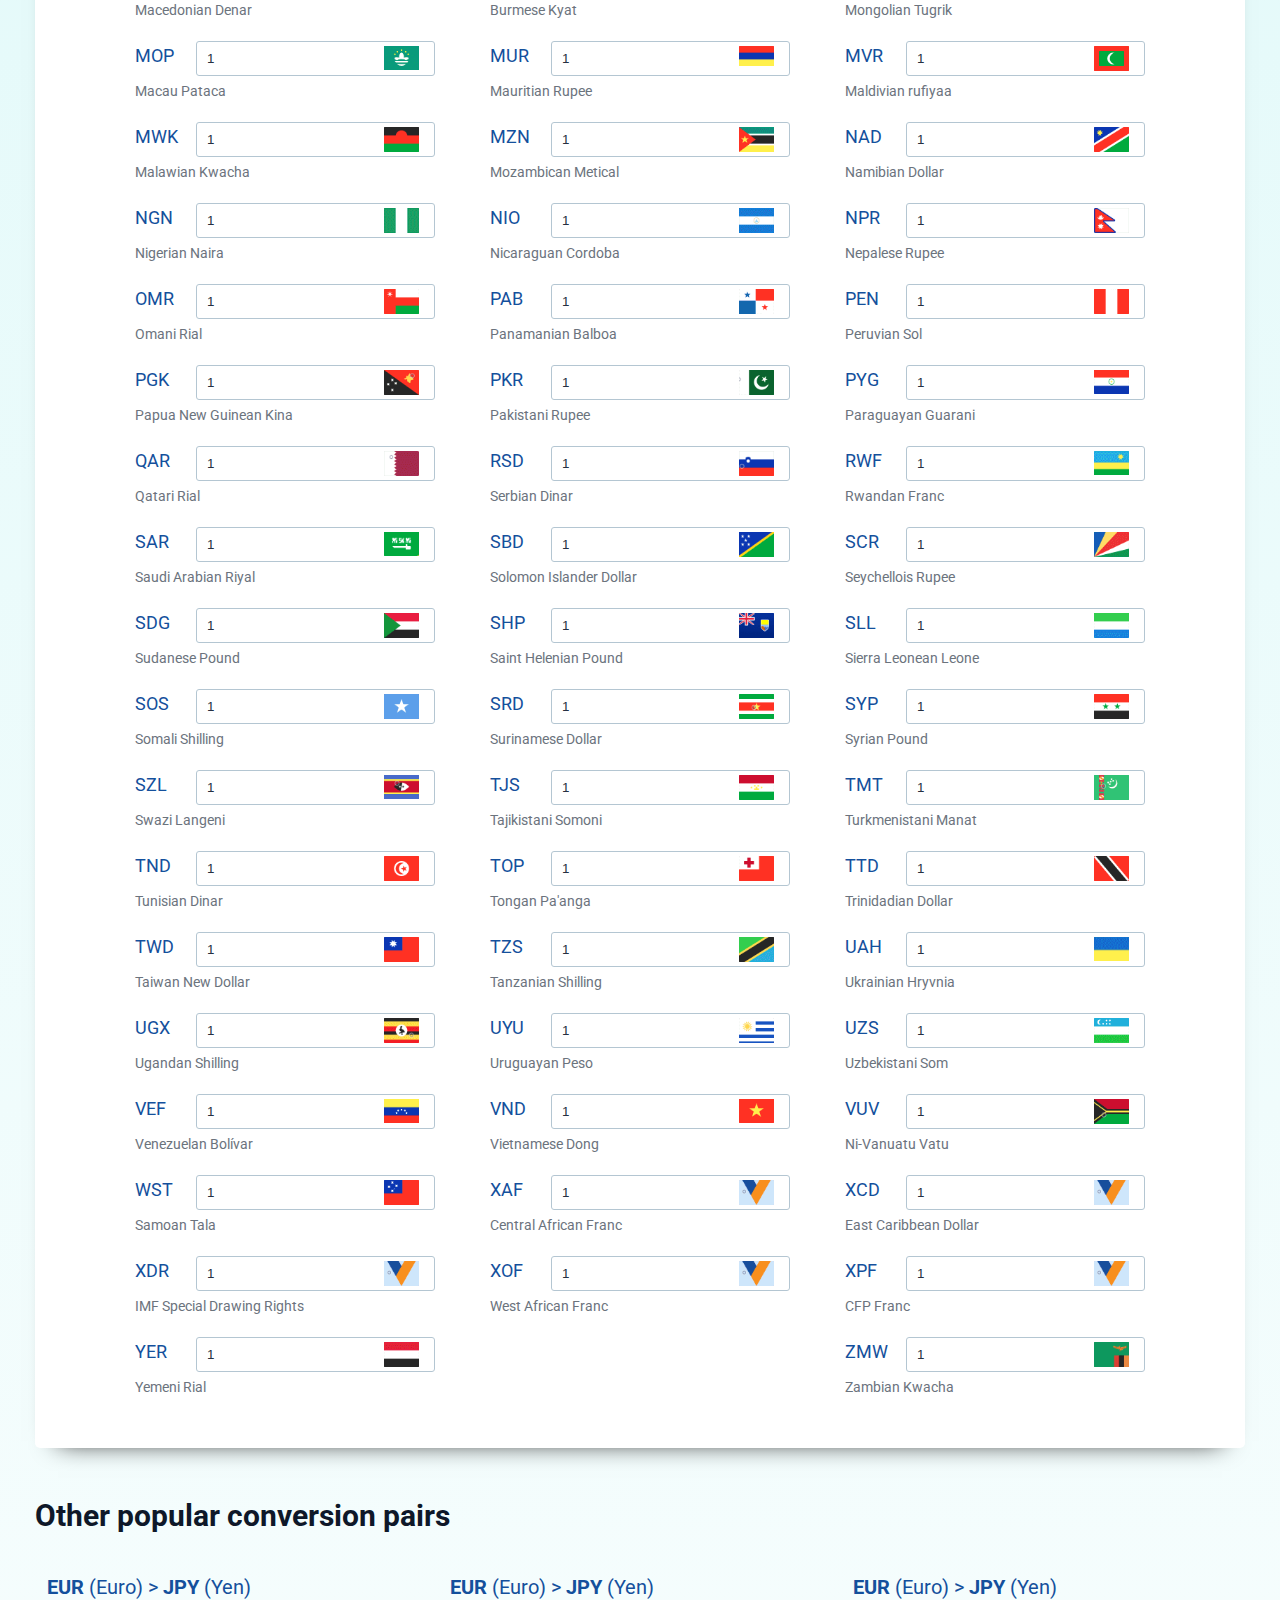
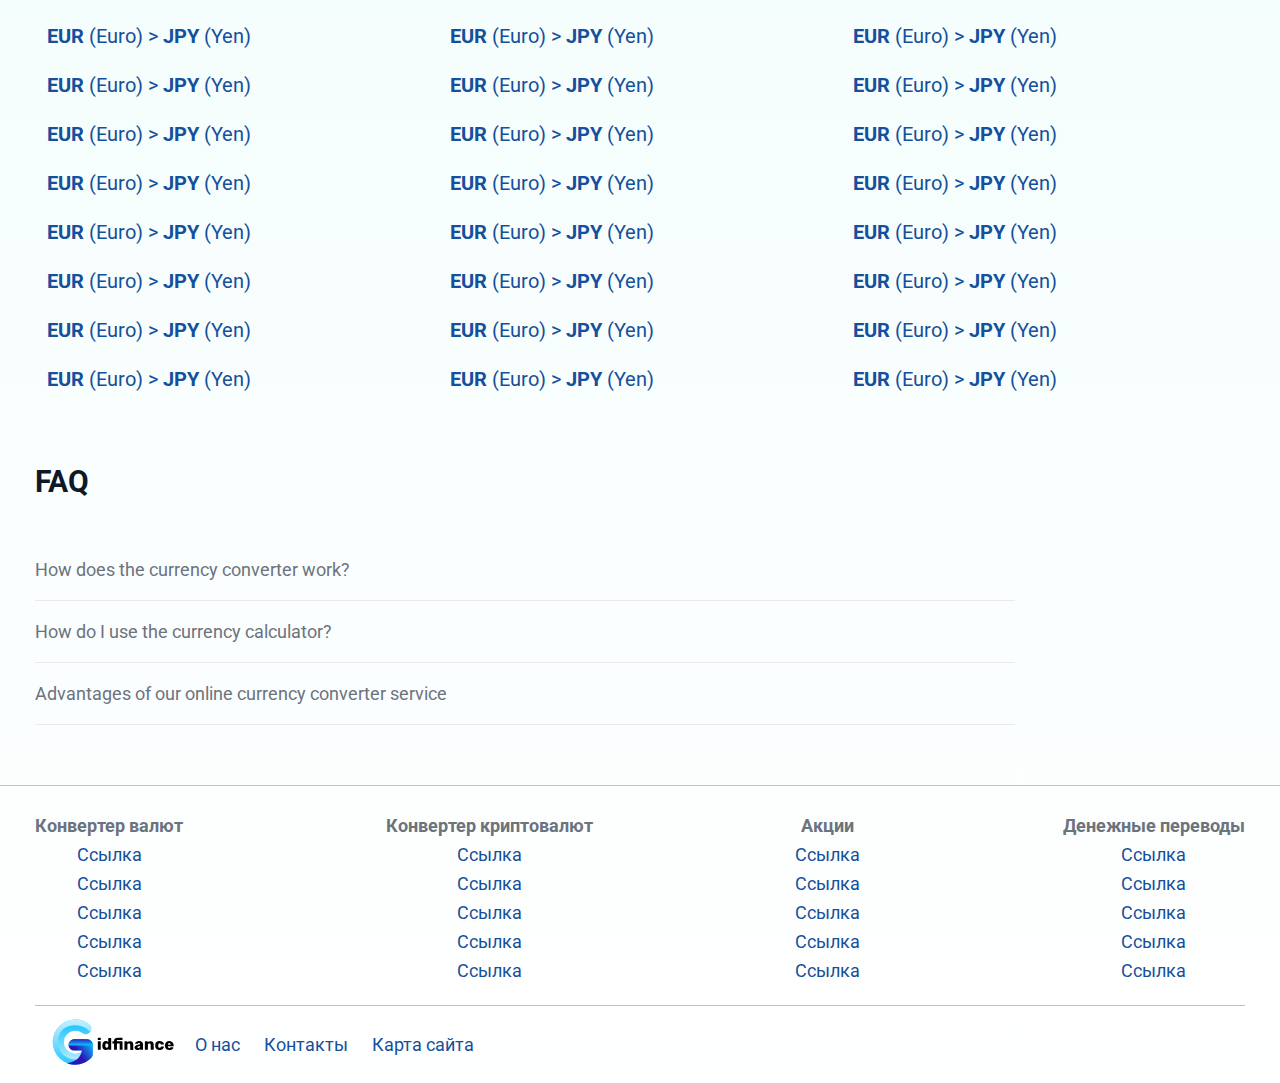
<file: page2-1.html>
<!DOCTYPE html>
<html lang="en">

<head>
    <meta charset="UTF-8">
    <meta name="viewport" content="width=device-width, initial-scale=1.0">
    <meta http-equiv="X-UA-Compatible" content="ie=edge">
    <title>Document</title>
    <link rel="stylesheet" href="css/reset.css">
    <link rel="preconnect" href="https://fonts.googleapis.com">
    <link rel="preconnect" href="https://fonts.gstatic.com" crossorigin>
    <link href="https://fonts.googleapis.com/css2?family=Roboto:wght@400;700&display=swap" rel="stylesheet">
    <link rel="stylesheet" href="css/jquery.formstyler.theme.css">
    <link rel="stylesheet" href="css/jquery.formstyler.css">
    <link rel="stylesheet" href="css/style.css">
    <link rel="stylesheet" href="css/media.css">
</head>

<body>
    <header class="header">
        <ul class="marquee">
            <li class="marquee__item">
                <div class="marquee__item-flex">
                    <a href="#">S&P 500</a>
                    <p class="marquee__price"> $40 661,36 </p>
                    <p class="marquee__up"> +0,77% </p>
                </div>
            </li>
            <li class="marquee__item">
                <div class="marquee__item-flex">
                    <a href="#">Dow Jones</a>
                    <p class="marquee__price"> $40 661,36 </p>
                    <p class="marquee__up"> +0,77% </p>
                </div>
            </li>
            <li class="marquee__item">
                <div class="marquee__item-flex">
                    <a href="#">Nasdaq</a>
                    <p class="marquee__price"> $40 661,36 </p>
                    <p class="marquee__down"> +0,77% </p>
                </div>
            </li>
            <li class="marquee__item">
                <div class="marquee__item-flex">
                    <a href="#">BTC/USD</a>
                    <p class="marquee__price"> $40 661,36 </p>
                    <p class="marquee__up"> +0,77% </p>
                </div>
            </li>
            <li class="marquee__item">
                <div class="marquee__item-flex">
                    <a href="#">AAPL</a>
                    <p class="marquee__price"> $40 661,36 </p>
                    <p class="marquee__down"> +0,77% </p>
                </div>
            </li>
            <li class="marquee__item">
                <div class="marquee__item-flex">
                    <a href="#">TSLA</a>
                    <p class="marquee__price"> $40 661,36 </p>
                    <p class="marquee__up"> +0,77% </p>
                </div>
            </li>
            <li class="marquee__item">
                <div class="marquee__item-flex">
                    <a href="#">ETH/USD</a>
                    <p class="marquee__price"> $40 661,36 </p>
                    <p class="marquee__down"> +0,77% </p>
                </div>
            </li>
            <li class="marquee__item">
                <div class="marquee__item-flex">
                    <a href="#">BABA</a>
                    <p class="marquee__price"> $40 661,36 </p>
                    <p class="marquee__up"> +0,77% </p>
                </div>
            </li>
            <li class="marquee__item">
                <div class="marquee__item-flex">
                    <a href="#">AMD</a>
                    <p class="marquee__price"> $40 661,36 </p>
                    <p class="marquee__down"> +0,77% </p>
                </div>
            </li>
            <li class="marquee__item">
                <div class="marquee__item-flex">
                    <a href="#">⦁ BTC/EUR </a>
                    <p class="marquee__price"> $40 661,36 </p>
                    <p class="marquee__up"> +0,77% </p>
                </div>
            </li>
            <li class="marquee__item">
                <div class="marquee__item-flex">
                    <a href="#">AMZN</a>
                    <p class="marquee__price"> $40 661,36 </p>
                    <p class="marquee__down"> +0,77% </p>
                </div>
            </li>
            <li class="marquee__item">
                <div class="marquee__item-flex">
                    <a href="#">GOOGL</a>
                    <p class="marquee__price"> $40 661,36 </p>
                    <p class="marquee__up"> +0,77% </p>
                </div>
            </li>
            <li class="marquee__item">
                <div class="marquee__item-flex">
                    <a href="#">FB</a>
                    <p class="marquee__price"> $40 661,36 </p>
                    <p class="marquee__down"> +0,77% </p>
                </div>
            </li>
            <li class="marquee__item">
                <div class="marquee__item-flex">
                    <a href="#">ETH/EUR</a>
                    <p class="marquee__price"> $40 661,36 </p>
                    <p class="marquee__up"> +0,77% </p>
                </div>
            </li>
            <li class="marquee__item">
                <div class="marquee__item-flex">
                    <a href="#">NFLX</a>
                    <p class="marquee__price"> $40 661,36 </p>
                    <p class="marquee__down"> +0,77% </p>
                </div>
            </li>
            <li class="marquee__item">
                <div class="marquee__item-flex">
                    <a href="#">EUR/USD</a>
                    <p class="marquee__price"> $40 661,36 </p>
                    <p class="marquee__up"> +0,77% </p>
                </div>
            </li>
            <li class="marquee__item">
                <div class="marquee__item-flex">
                    <a href="#">GOLD</a>
                    <p class="marquee__price"> $40 661,36 </p>
                    <p class="marquee__down"> +0,77% </p>
                </div>
            </li>
            <li class="marquee__item">
                <div class="marquee__item-flex">
                    <a href="#">USD/EUR</a>
                    <p class="marquee__price"> $40 661,36 </p>
                    <p class="marquee__up"> +0,77% </p>
                </div>
            </li>
        </ul>
        </div>
        <div class="header__inner">
            <div class="header__logo">
                <img class="logo" src="images/logo.svg" alt="">
            </div>
            <div class="header__menu">
                <nav class="menu">
                    <ul class="menu__list">
                        <li class="menu__list-item">
                            <a class="menu__list-link" href="#">
                                Конвертер валют
                            </a>
                        </li>
                        <li class="menu__list-item">
                            <a class="menu__list-link" href="#">
                                Акции
                            </a>
                            <ul class="submenu__list">
                                <li class="submenu__list-item">
                                    <a class="submenu__list-link" href="#">
                                        Российские акции
                                    </a>
                                </li>
                                <li class="submenu__list-item">
                                    <a class="submenu__list-link" href="#">
                                        Euro Stoxx 50
                                    </a>
                                </li>
                                <li class="submenu__list-item">
                                    <a class="submenu__list-link" href="#">
                                        Dow Jones
                                    </a>
                                </li>
                                <li class="submenu__list-item">
                                    <a class="submenu__list-link" href="#">
                                        Nasdaq 100
                                    </a>
                                </li>
                                <li class="submenu__list-item">
                                    <a class="submenu__list-link" href="#">
                                        S&P 500
                                    </a>
                                </li>
                                <li class="submenu__list-item">
                                    <a class="submenu__list-link" href="#">
                                        Все акции
                                    </a>
                                </li>
                            </ul>
                        </li>
                        <li class="menu__list-item">
                            <a class="menu__list-link" href="#">
                                Курс криптовалют
                            </a>
                            <ul class="submenu__list">
                                <li class="submenu__list-item">
                                    <a class="submenu__list-link" href="#">
                                        Bitcoin
                                    </a>
                                </li>
                                <li class="submenu__list-item">
                                    <a class="submenu__list-link" href="#">
                                        Ethereum
                                    </a>
                                </li>
                                <li class="submenu__list-item">
                                    <a class="submenu__list-link" href="#">
                                        Все криптовалюты
                                    </a>
                                </li>
                            </ul>
                        </li>
                        <li class="menu__list-item">
                            <a class="menu__list-link" href="#">
                                Курсы металлов
                            </a>
                            <ul class="submenu__list">
                                <li class="submenu__list-item">
                                    <a class="submenu__list-link" href="#">
                                        Курс золота к USD
                                    </a>
                                </li>
                                <li class="submenu__list-item">
                                    <a class="submenu__list-link" href="#">
                                        Курс золота к EUR
                                    </a>
                                </li>
                                <li class="submenu__list-item">
                                    <a class="submenu__list-link" href="#">
                                        Курс золота к {Местной валюте}
                                    </a>
                                </li>
                                <li class="submenu__list-item">
                                    <a class="submenu__list-link" href="#">
                                        Курс серебра к USD
                                    </a>
                                </li>
                                <li class="submenu__list-item">
                                    <a class="submenu__list-link" href="#">
                                        Курс серебра к EUR
                                    </a>
                                </li>
                                <li class="submenu__list-item">
                                    <a class="submenu__list-link" href="#">
                                        Курс серебра к {Местной валюте}
                                    </a>
                                </li>
                            </ul>
                        </li>
                        <li class="menu__list-item">
                            <a class="menu__list-link" href="#">
                                Отправить деньги
                            </a>
                        </li>
                    </ul>
                </nav>
            </div>
            <ul class="menu-mobile__list">
                <li class="menu-mobile__item">
                    <a class="menu-mobile__link" href="#">Конвертер валют</a>
                </li>
                <li class="menu-mobile__item">
                    <a class="menu-mobile__link" href="#">Акции</a>
                </li>
                <li class="menu-mobile__item">
                    <a class="menu-mobile__link" href="#">Курс криптовалют</a>
                </li>
                <li class="menu-mobile__item">
                    <a class="menu-mobile__link" href="#">Курсы металлов</a>
                </li>
                <li class="menu-mobile__item">
                    <a class="menu-mobile__link" href="#">Отправить деньги</a>
                </li>
            </ul>
            <div class="header__lang">
                <button class="menu-btn">
                    <div class="menu-btn__line"></div>
                    <div class="menu-btn__line"></div>
                    <div class="menu-btn__line"></div>
                </button>
                <ul class="header__lang-list">
                    <li class="header__lang-list__item">
                        <div class="header__lang-list__item-inner">
                            <a class="header__lang-link" href="#">
                                <img class="header__lang-img" src="images/flag-gbr.png" alt="">
                            </a>
                            <div class="header__lang-arrow">
                                <img class="header__lang-arrow__img" src="images/icons8-свернуть-24.png" alt="">
                            </div>
                        </div>
                        <ul class="header__lang-sublist ">
                            <li class="header__lang-sublist__item">
                                <a class="header__lang-sublink" href="#">
                                    <img src="images/flag-eur.png" alt="">
                                    <p> Deutsch </p>
                                </a>
                            </li>
                            <li class="header__lang-sublist__item">
                                <a class="header__lang-sublink" href="#">
                                    <img src="images/flag-kzt.png" alt="">
                                    <p> English </p>
                                </a>
                            </li>
                            <li class="header__lang-sublist__item">
                                <a class="header__lang-sublink" href="#">
                                    <img src="images/flag-russia.png" alt="">
                                    <p> Español </p>
                                </a>
                            </li>
                            <li class="header__lang-sublist__item">
                                <a class="header__lang-sublink" href="#">
                                    <img src="images/flag-uah.png" alt="">
                                    <p> Français </p>
                                </a>
                            </li>
                            <li class="header__lang-sublist__item">
                                <a class="header__lang-sublink" href="#">
                                    <img src="images/flag-usd.png" alt="">
                                    <p> Polski </p>
                                </a>
                            </li>
                            <li class="header__lang-sublist__item">
                                <a class="header__lang-sublink" href="#">
                                    <img src="images/flag-russia.png" alt="">
                                    <p> Română </p>
                                </a>
                            </li>
                            <li class="header__lang-sublist__item">
                                <a class="header__lang-sublink" href="#">
                                    <img src="images/flag-gbr.png" alt="">
                                    <p>Русский</p>
                                </a>
                            </li>
                        </ul>
                    </li>
                </ul>
            </div>
        </div>
    </header>
    <section class="page-top">
        <div class="container">
            <h1 class="page-top__title">
                Online currency converter, currency calculator
            </h1>
            <p class="page-top__text">
                You will find a currency converter from the EUR to the USD on this page. It is possible to convert any
                amount
                from Euro to US Dollar using Myfin currency converter at the current rate of 2022-02-14. If you need a
                reverse
                conversion, go to the <a href="#">USD EUR</a> pair converter.
            </p>
        </div>
    </section>
    <div class="currency-converter">
        <div class="container">
            <div class="currency-converter__inner">
                <div class="currency-converter__item">
                    <div class="currency-converter__item-inner">
                        <span class="currency-converter__item-link" href="#">
                            EUR
                        </span>
                        <input class="currency-converter__item-input " type="number" value="1"
                            style="background-image: url(images/flag-eur.png);">
                    </div>
                    <p class="currency-converter__item-name">
                        Euro
                    </p>
                </div>
                <div class="currency-converter__item">
                    <div class="currency-converter__item-inner">
                        <a class="currency-converter__item-link" href="#">
                            USD
                        </a>
                        <input class="currency-converter__item-input" type="number" value="1"
                            style="background-image: url(images/flag-usd.png);">
                    </div>
                    <p class="currency-converter__item-name">
                        US Dollar
                    </p>
                </div>
                <div class="currency-converter__item">
                    <div class="currency-converter__item-inner">
                        <a class="currency-converter__item-link" href="#">
                            RUB
                        </a>
                        <input class="currency-converter__item-input" type="number" value="1"
                            style="background-image: url(images/flag-russia.png);">
                    </div>
                    <p class="currency-converter__item-name">
                        Russian Ruble
                    </p>
                </div>
                <div class="currency-converter__item">
                    <div class="currency-converter__item-inner">
                        <a class="currency-converter__item-link" href="#">
                            BRL
                        </a>
                        <input class="currency-converter__item-input" type="number" value="1"
                            style="background-image: url(images/flag-brl.png);">
                    </div>
                    <p class="currency-converter__item-name">
                        Brazilian Real
                    </p>
                </div>
                <div class="currency-converter__item">
                    <div class="currency-converter__item-inner">
                        <a class="currency-converter__item-link" href="#">
                            CNY
                        </a>
                        <input class="currency-converter__item-input" type="number" value="1"
                            style="background-image: url(images/flag-cny.png);">
                    </div>
                    <p class="currency-converter__item-name">
                        Chinese Yuan Renminbi
                    </p>
                </div>
                <div class="currency-converter__item">
                    <div class="currency-converter__item-inner">
                        <a class="currency-converter__item-link" href="#">
                            PLN
                        </a>
                        <input class="currency-converter__item-input" type="number" value="1"
                            style="background-image: url(images/flag-pln.png);">
                    </div>
                    <p class="currency-converter__item-name">
                        Polish Zloty
                    </p>
                </div>
                <div class="currency-converter__item">
                    <div class="currency-converter__item-inner">
                        <a class="currency-converter__item-link" href="#">
                            SEK
                        </a>
                        <input class="currency-converter__item-input" type="number" value="1"
                            style="background-image: url(images/flag-sek.png);">
                    </div>
                    <p class="currency-converter__item-name">
                        Swedish Krona
                    </p>
                </div>
                <div class="currency-converter__item">
                    <div class="currency-converter__item-inner">
                        <a class="currency-converter__item-link" href="#">
                            RON
                        </a>
                        <input class="currency-converter__item-input" type="number" value="1"
                            style="background-image: url(images/flag-ron.png);">
                    </div>
                    <p class="currency-converter__item-name">
                        Romanian Leu
                    </p>
                </div>
                <div class="currency-converter__item">
                    <div class="currency-converter__item-inner">
                        <a class="currency-converter__item-link" href="#">
                            JPY
                        </a>
                        <input class="currency-converter__item-input" type="number" value="1"
                            style="background-image: url(images/flag-jpy.png);">
                    </div>
                    <p class="currency-converter__item-name">
                        Japanese Yen
                    </p>
                </div>
                <div class="currency-converter__item">
                    <div class="currency-converter__item-inner">
                        <a class="currency-converter__item-link" href="#">
                            HUF
                        </a>
                        <input class="currency-converter__item-input" type="number" value="1"
                            style="background-image: url(images/flag-huf.png);">
                    </div>
                    <p class="currency-converter__item-name">
                        Hungarian Forint
                    </p>
                </div>
                <div class="currency-converter__item">
                    <div class="currency-converter__item-inner">
                        <a class="currency-converter__item-link" href="#">
                            MXN
                        </a>
                        <input class="currency-converter__item-input" type="number" value="1"
                            style="background-image: url(images/flag-mexico.png);">
                    </div>
                    <p class="currency-converter__item-name">
                        Mexican Peso
                    </p>
                </div>
                <div class="currency-converter__item">
                    <div class="currency-converter__item-inner">
                        <a class="currency-converter__item-link" href="#">
                            CZK
                        </a>
                        <input class="currency-converter__item-input" type="number" value="1"
                            style="background-image: url(images/flag-czk.png);">
                    </div>
                    <p class="currency-converter__item-name">
                        Czech Koruna
                    </p>
                </div>
                <div class="currency-converter__item">
                    <div class="currency-converter__item-inner">
                        <a class="currency-converter__item-link" href="#">
                            CHF
                        </a>
                        <input class="currency-converter__item-input" type="number" value="1"
                            style="background-image: url(images/chf.png);">
                    </div>
                    <p class="currency-converter__item-name">
                        Swiss Franc
                    </p>
                </div>
                <div class="currency-converter__item">
                    <div class="currency-converter__item-inner">
                        <a class="currency-converter__item-link" href="#">
                            GBP
                        </a>
                        <input class="currency-converter__item-input" type="number" value="1"
                            style="background-image: url(images/flag-gbr.png);">
                    </div>
                    <p class="currency-converter__item-name">
                        Pound Sterling
                    </p>
                </div>
                <div class="currency-converter__item">
                    <div class="currency-converter__item-inner">
                        <a class="currency-converter__item-link" href="#">
                            KRW
                        </a>
                        <input class="currency-converter__item-input" type="number" value="1"
                            style="background-image: url(images/krw.png);">
                    </div>
                    <p class="currency-converter__item-name">
                        South Korean Won
                    </p>
                </div>
                <div class="currency-converter__item">
                    <div class="currency-converter__item-inner">
                        <a class="currency-converter__item-link" href="#">
                            THB
                        </a>
                        <input class="currency-converter__item-input" type="number" value="1"
                            style="background-image: url(images/thb.png);">
                    </div>
                    <p class="currency-converter__item-name">
                        Thailand Baht
                    </p>
                </div>
                <div class="currency-converter__item">
                    <div class="currency-converter__item-inner">
                        <a class="currency-converter__item-link" href="#">
                            IDR
                        </a>
                        <input class="currency-converter__item-input" type="number" value="1"
                            style="background-image: url(images/idr.png);">
                    </div>
                    <p class="currency-converter__item-name">
                        Indonesian Rupiah
                    </p>
                </div>
                <div class="currency-converter__item">
                    <div class="currency-converter__item-inner">
                        <a class="currency-converter__item-link" href="#">
                            CAD
                        </a>
                        <input class="currency-converter__item-input" type="number" value="1"
                            style="background-image: url(images/cad.png);">
                    </div>
                    <p class="currency-converter__item-name">
                        Canadian Dollar
                    </p>
                </div>
                <div class="currency-converter__item">
                    <div class="currency-converter__item-inner">
                        <a class="currency-converter__item-link" href="#">
                            PHP
                        </a>
                        <input class="currency-converter__item-input" type="number" value="1"
                            style="background-image: url(images/php.png);">
                    </div>
                    <p class="currency-converter__item-name">
                        Philippine Peso
                    </p>
                </div>
                <div class="currency-converter__item">
                    <div class="currency-converter__item-inner">
                        <a class="currency-converter__item-link" href="#">
                            AUD
                        </a>
                        <input class="currency-converter__item-input" type="number" value="1"
                            style="background-image: url(images/aud.png);">
                    </div>
                    <p class="currency-converter__item-name">
                        Australian Dollar
                    </p>
                </div>
                <div class="currency-converter__item">
                    <div class="currency-converter__item-inner">
                        <a class="currency-converter__item-link" href="#">
                            HKD
                        </a>
                        <input class="currency-converter__item-input" type="number" value="1"
                            style="background-image: url(images/hkd.png);">
                    </div>
                    <p class="currency-converter__item-name">
                        Hong Kong Dollar
                    </p>
                </div>
                <div class="currency-converter__item">
                    <div class="currency-converter__item-inner">
                        <a class="currency-converter__item-link" href="#">
                            INR
                        </a>
                        <input class="currency-converter__item-input" type="number" value="1"
                            style="background-image: url(images/inr.png);">
                    </div>
                    <p class="currency-converter__item-name">
                        Indian Rupee
                    </p>
                </div>
                <div class="currency-converter__item">
                    <div class="currency-converter__item-inner">
                        <a class="currency-converter__item-link" href="#">
                            TRY
                        </a>
                        <input class="currency-converter__item-input" type="number" value="1"
                            style="background-image: url(images/try.png);">
                    </div>
                    <p class="currency-converter__item-name">
                        Turkish Lira
                    </p>
                </div>
                <div class="currency-converter__item">
                    <div class="currency-converter__item-inner">
                        <a class="currency-converter__item-link" href="#">
                            ZAR
                        </a>
                        <input class="currency-converter__item-input" type="number" value="1"
                            style="background-image: url(images/zar.png);">
                    </div>
                    <p class="currency-converter__item-name">
                        South African Rand
                    </p>
                </div>
                <div class="currency-converter__item">
                    <div class="currency-converter__item-inner">
                        <a class="currency-converter__item-link" href="#">
                            BGN
                        </a>
                        <input class="currency-converter__item-input" type="number" value="1"
                            style="background-image: url(images/bgn.png);">
                    </div>
                    <p class="currency-converter__item-name">
                        Bulgarian Lev
                    </p>
                </div>
                <div class="currency-converter__item">
                    <div class="currency-converter__item-inner">
                        <a class="currency-converter__item-link" href="#">
                            DKK
                        </a>
                        <input class="currency-converter__item-input" type="number" value="1"
                            style="background-image: url(images/dkk.png);">
                    </div>
                    <p class="currency-converter__item-name">
                        Danish Krone
                    </p>
                </div>
                <div class="currency-converter__item">
                    <div class="currency-converter__item-inner">
                        <a class="currency-converter__item-link" href="#">
                            ISK
                        </a>
                        <input class="currency-converter__item-input" type="number" value="1"
                            style="background-image: url(images/isk.png);">
                    </div>
                    <p class="currency-converter__item-name">
                        Icelandic Króna
                    </p>
                </div>
                <div class="currency-converter__item">
                    <div class="currency-converter__item-inner">
                        <a class="currency-converter__item-link" href="#">
                            NOK
                        </a>
                        <input class="currency-converter__item-input" type="number" value="1"
                            style="background-image: url(images/nok.png);">
                    </div>
                    <p class="currency-converter__item-name">
                        Norwegian Krone
                    </p>
                </div>
                <div class="currency-converter__item">
                    <div class="currency-converter__item-inner">
                        <a class="currency-converter__item-link" href="#">
                            HRK
                        </a>
                        <input class="currency-converter__item-input" type="number" value="1"
                            style="background-image: url(images/hrk.png);">
                    </div>
                    <p class="currency-converter__item-name">
                        Croatian Kuna
                    </p>
                </div>
                <div class="currency-converter__item">
                    <div class="currency-converter__item-inner">
                        <a class="currency-converter__item-link" href="#">
                            ILS
                        </a>
                        <input class="currency-converter__item-input" type="number" value="1"
                            style="background-image: url(images/ils.png);">
                    </div>
                    <p class="currency-converter__item-name">
                        Israeli Shekel
                    </p>
                </div>
                <div class="currency-converter__item">
                    <div class="currency-converter__item-inner">
                        <a class="currency-converter__item-link" href="#">
                            MYR
                        </a>
                        <input class="currency-converter__item-input" type="number" value="1"
                            style="background-image: url(images/myr.png);">
                    </div>
                    <p class="currency-converter__item-name">
                        Malaysian Ringgit
                    </p>
                </div>
                <div class="currency-converter__item">
                    <div class="currency-converter__item-inner">
                        <a class="currency-converter__item-link" href="#">
                            NZD
                        </a>
                        <input class="currency-converter__item-input" type="number" value="1"
                            style="background-image: url(images/nzd.png);">
                    </div>
                    <p class="currency-converter__item-name">
                        New Zealand Dollar
                    </p>
                </div>
                <div class="currency-converter__item">
                    <div class="currency-converter__item-inner">
                        <a class="currency-converter__item-link" href="#">
                            SGD
                        </a>
                        <input class="currency-converter__item-input" type="number" value="1"
                            style="background-image: url(images/sgd.png);">
                    </div>
                    <p class="currency-converter__item-name">
                        Singapore Dollar
                    </p>
                </div>
                <div class="currency-converter__item">
                    <div class="currency-converter__item-inner">
                        <a class="currency-converter__item-link" href="#">
                            AED
                        </a>
                        <input class="currency-converter__item-input" type="number" value="1"
                            style="background-image: url(images/aed.png);">
                    </div>
                    <p class="currency-converter__item-name">
                        Emirati dirham
                    </p>
                </div>
                <div class="currency-converter__item">
                    <div class="currency-converter__item-inner">
                        <a class="currency-converter__item-link" href="#">
                            AFN
                        </a>
                        <input class="currency-converter__item-input" type="number" value="1"
                            style="background-image: url(images/afn.png);">
                    </div>
                    <p class="currency-converter__item-name">
                        Afghan afghani
                    </p>
                </div>
                <div class="currency-converter__item">
                    <div class="currency-converter__item-inner">
                        <a class="currency-converter__item-link" href="#">
                            ALL
                        </a>
                        <input class="currency-converter__item-input" type="number" value="1"
                            style="background-image: url(images/flag-all.png);">
                    </div>
                    <p class="currency-converter__item-name">
                        Albanian lek
                    </p>
                </div>
                <div class="currency-converter__item">
                    <div class="currency-converter__item-inner">
                        <a class="currency-converter__item-link" href="#">
                            AMD
                        </a>
                        <input class="currency-converter__item-input" type="number" value="1"
                            style="background-image: url(images/amd.png);">
                    </div>
                    <p class="currency-converter__item-name">
                        Armenian dram
                    </p>
                </div>
                <div class="currency-converter__item">
                    <div class="currency-converter__item-inner">
                        <a class="currency-converter__item-link" href="#">
                            AOA
                        </a>
                        <input class="currency-converter__item-input" type="number" value="1"
                            style="background-image: url(images/aoa.png);">
                    </div>
                    <p class="currency-converter__item-name">
                        Angolan Kwanza
                    </p>
                </div>
                <div class="currency-converter__item">
                    <div class="currency-converter__item-inner">
                        <a class="currency-converter__item-link" href="#">
                            ARS
                        </a>
                        <input class="currency-converter__item-input" type="number" value="1"
                            style="background-image: url(images/ars.png);">
                    </div>
                    <p class="currency-converter__item-name">
                        Argentine Peso
                    </p>
                </div>
                <div class="currency-converter__item">
                    <div class="currency-converter__item-inner">
                        <a class="currency-converter__item-link" href="#">
                            AWG
                        </a>
                        <input class="currency-converter__item-input" type="number" value="1"
                            style="background-image: url(images/awg.png);">
                    </div>
                    <p class="currency-converter__item-name">
                        Aruban florin
                    </p>
                </div>
                <div class="currency-converter__item">
                    <div class="currency-converter__item-inner">
                        <a class="currency-converter__item-link" href="#">
                            AZN
                        </a>
                        <input class="currency-converter__item-input" type="number" value="1"
                            style="background-image: url(images/azn.png);">
                    </div>
                    <p class="currency-converter__item-name">
                        Azerbaijan Manat
                    </p>
                </div>
                <div class="currency-converter__item">
                    <div class="currency-converter__item-inner">
                        <a class="currency-converter__item-link" href="#">
                            BAM
                        </a>
                        <input class="currency-converter__item-input" type="number" value="1"
                            style="background-image: url(images/bam.png);">
                    </div>
                    <p class="currency-converter__item-name">
                        Bosnian Convertible Mark
                    </p>
                </div>
                <div class="currency-converter__item">
                    <div class="currency-converter__item-inner">
                        <a class="currency-converter__item-link" href="#">
                            BBD
                        </a>
                        <input class="currency-converter__item-input" type="number" value="1"
                            style="background-image: url(images/bbd.png);">
                    </div>
                    <p class="currency-converter__item-name">
                        Barbadian dollar
                    </p>
                </div>
                <div class="currency-converter__item">
                    <div class="currency-converter__item-inner">
                        <a class="currency-converter__item-link" href="#">
                            BDT
                        </a>
                        <input class="currency-converter__item-input" type="number" value="1"
                            style="background-image: url(images/bdt.png);">
                    </div>
                    <p class="currency-converter__item-name">
                        Bangladeshi Taka
                    </p>
                </div>
                <div class="currency-converter__item">
                    <div class="currency-converter__item-inner">
                        <a class="currency-converter__item-link" href="#">
                            BHD
                        </a>
                        <input class="currency-converter__item-input" type="number" value="1"
                            style="background-image: url(images/bhd.png);">
                    </div>
                    <p class="currency-converter__item-name">
                        Bahraini dinar
                    </p>
                </div>
                <div class="currency-converter__item">
                    <div class="currency-converter__item-inner">
                        <a class="currency-converter__item-link" href="#">
                            BIF
                        </a>
                        <input class="currency-converter__item-input" type="number" value="1"
                            style="background-image: url(images/bif.png);">
                    </div>
                    <p class="currency-converter__item-name">
                        Burundian franc
                    </p>
                </div>
                <div class="currency-converter__item">
                    <div class="currency-converter__item-inner">
                        <a class="currency-converter__item-link" href="#">
                            BMD
                        </a>
                        <input class="currency-converter__item-input" type="number" value="1"
                            style="background-image: url(images/bmd.png);">
                    </div>
                    <p class="currency-converter__item-name">
                        Bermudian dollar
                    </p>
                </div>
                <div class="currency-converter__item">
                    <div class="currency-converter__item-inner">
                        <a class="currency-converter__item-link" href="#">
                            BND
                        </a>
                        <input class="currency-converter__item-input" type="number" value="1"
                            style="background-image: url(images/bnd.png);">
                    </div>
                    <p class="currency-converter__item-name">
                        Brunei dollar
                    </p>
                </div>
                <div class="currency-converter__item">
                    <div class="currency-converter__item-inner">
                        <a class="currency-converter__item-link" href="#">
                            BOB
                        </a>
                        <input class="currency-converter__item-input" type="number" value="1"
                            style="background-image: url(images/bob.png);">
                    </div>
                    <p class="currency-converter__item-name">
                        Bolivian boliviano
                    </p>
                </div>
                <div class="currency-converter__item">
                    <div class="currency-converter__item-inner">
                        <a class="currency-converter__item-link" href="#">
                            BSD
                        </a>
                        <input class="currency-converter__item-input" type="number" value="1"
                            style="background-image: url(images/bsd.png);">
                    </div>
                    <p class="currency-converter__item-name">
                        Bahamian Dollar
                    </p>
                </div>
                <div class="currency-converter__item">
                    <div class="currency-converter__item-inner">
                        <a class="currency-converter__item-link" href="#">
                            BTN
                        </a>
                        <input class="currency-converter__item-input" type="number" value="1"
                            style="background-image: url(images/btn.png);">
                    </div>
                    <p class="currency-converter__item-name">
                        Bhutanese Ngultrum
                    </p>
                </div>
                <div class="currency-converter__item">
                    <div class="currency-converter__item-inner">
                        <a class="currency-converter__item-link" href="#">
                            BWP
                        </a>
                        <input class="currency-converter__item-input" type="number" value="1"
                            style="background-image: url(images/bwp.png);">
                    </div>
                    <p class="currency-converter__item-name">
                        Botswana Pula
                    </p>
                </div>
                <div class="currency-converter__item">
                    <div class="currency-converter__item-inner">
                        <a class="currency-converter__item-link" href="#">
                            BYN
                        </a>
                        <input class="currency-converter__item-input" type="number" value="1"
                            style="background-image: url(images/byn.png);">
                    </div>
                    <p class="currency-converter__item-name">
                        Belarusian ruble
                    </p>
                </div>
                <div class="currency-converter__item">
                    <div class="currency-converter__item-inner">
                        <a class="currency-converter__item-link" href="#">
                            BZD
                        </a>
                        <input class="currency-converter__item-input" type="number" value="1"
                            style="background-image: url(images/bzd.png);">
                    </div>
                    <p class="currency-converter__item-name">
                        Belizean Dollar
                    </p>
                </div>
                <div class="currency-converter__item">
                    <div class="currency-converter__item-inner">
                        <a class="currency-converter__item-link" href="#">
                            CDF
                        </a>
                        <input class="currency-converter__item-input" type="number" value="1"
                            style="background-image: url(images/cdf.png);">
                    </div>
                    <p class="currency-converter__item-name">
                        Congolese Franc
                    </p>
                </div>
                <div class="currency-converter__item">
                    <div class="currency-converter__item-inner">
                        <a class="currency-converter__item-link" href="#">
                            CLP
                        </a>
                        <input class="currency-converter__item-input" type="number" value="1"
                            style="background-image: url(images/clp.png);">
                    </div>
                    <p class="currency-converter__item-name">
                        Chilean Peso
                    </p>
                </div>
                <div class="currency-converter__item">
                    <div class="currency-converter__item-inner">
                        <a class="currency-converter__item-link" href="#">
                            COP
                        </a>
                        <input class="currency-converter__item-input" type="number" value="1"
                            style="background-image: url(images/cop.png);">
                    </div>
                    <p class="currency-converter__item-name">
                        Colombian Peso
                    </p>
                </div>
                <div class="currency-converter__item">
                    <div class="currency-converter__item-inner">
                        <a class="currency-converter__item-link" href="#">
                            CRC
                        </a>
                        <input class="currency-converter__item-input" type="number" value="1"
                            style="background-image: url(images/crc.png);">
                    </div>
                    <p class="currency-converter__item-name">
                        Costa Rican Colon
                    </p>
                </div>
                <div class="currency-converter__item">
                    <div class="currency-converter__item-inner">
                        <a class="currency-converter__item-link" href="#">
                            CUC
                        </a>
                        <input class="currency-converter__item-input" type="number" value="1"
                            style="background-image: url(images/cuc.png);">
                    </div>
                    <p class="currency-converter__item-name">
                        Cuban convertible peso
                    </p>
                </div>
                <div class="currency-converter__item">
                    <div class="currency-converter__item-inner">
                        <a class="currency-converter__item-link" href="#">
                            CUP
                        </a>
                        <input class="currency-converter__item-input" type="number" value="1"
                            style="background-image: url(images/cuc.png);">
                    </div>
                    <p class="currency-converter__item-name">
                        Cuban Peso
                    </p>
                </div>
                <div class="currency-converter__item">
                    <div class="currency-converter__item-inner">
                        <a class="currency-converter__item-link" href="#">
                            CVE
                        </a>
                        <input class="currency-converter__item-input" type="number" value="1"
                            style="background-image: url(images/cve.png);">
                    </div>
                    <p class="currency-converter__item-name">
                        Cape Verdean Escudo
                    </p>
                </div>
                <div class="currency-converter__item">
                    <div class="currency-converter__item-inner">
                        <a class="currency-converter__item-link" href="#">
                            DJF
                        </a>
                        <input class="currency-converter__item-input" type="number" value="1"
                            style="background-image: url(images/djf.png);">
                    </div>
                    <p class="currency-converter__item-name">
                        Djiboutian Franc
                    </p>
                </div>
                <div class="currency-converter__item">
                    <div class="currency-converter__item-inner">
                        <a class="currency-converter__item-link" href="#">
                            DOP
                        </a>
                        <input class="currency-converter__item-input" type="number" value="1"
                            style="background-image: url(images/dop.png);">
                    </div>
                    <p class="currency-converter__item-name">
                        Dominican Peso
                    </p>
                </div>
                <div class="currency-converter__item">
                    <div class="currency-converter__item-inner">
                        <a class="currency-converter__item-link" href="#">
                            DZD
                        </a>
                        <input class="currency-converter__item-input" type="number" value="1"
                            style="background-image: url(images/dzd.png);">
                    </div>
                    <p class="currency-converter__item-name">
                        Algerian Dinar
                    </p>
                </div>
                <div class="currency-converter__item">
                    <div class="currency-converter__item-inner">
                        <a class="currency-converter__item-link" href="#">
                            EGP
                        </a>
                        <input class="currency-converter__item-input" type="number" value="1"
                            style="background-image: url(images/egp.png);">
                    </div>
                    <p class="currency-converter__item-name">
                        Egyptian Pound
                    </p>
                </div>
                <div class="currency-converter__item">
                    <div class="currency-converter__item-inner">
                        <a class="currency-converter__item-link" href="#">
                            ERN
                        </a>
                        <input class="currency-converter__item-input" type="number" value="1"
                            style="background-image: url(images/ern.png);">
                    </div>
                    <p class="currency-converter__item-name">
                        Eritrean Nakfa
                    </p>
                </div>
                <div class="currency-converter__item">
                    <div class="currency-converter__item-inner">
                        <a class="currency-converter__item-link" href="#">
                            ETB
                        </a>
                        <input class="currency-converter__item-input" type="number" value="1"
                            style="background-image: url(images/etb.png);">
                    </div>
                    <p class="currency-converter__item-name">
                        Ethiopian Birr
                    </p>
                </div>
                <div class="currency-converter__item">
                    <div class="currency-converter__item-inner">
                        <a class="currency-converter__item-link" href="#">
                            FJD
                        </a>
                        <input class="currency-converter__item-input" type="number" value="1"
                            style="background-image: url(images/fjd.png);">
                    </div>
                    <p class="currency-converter__item-name">
                        Fijian Dollar
                    </p>
                </div>
                <div class="currency-converter__item">
                    <div class="currency-converter__item-inner">
                        <a class="currency-converter__item-link" href="#">
                            FKP
                        </a>
                        <input class="currency-converter__item-input" type="number" value="1"
                            style="background-image: url(images/fkp.png);">
                    </div>
                    <p class="currency-converter__item-name">
                        Falkland Island Pound
                    </p>
                </div>
                <div class="currency-converter__item">
                    <div class="currency-converter__item-inner">
                        <a class="currency-converter__item-link" href="#">
                            GEL
                        </a>
                        <input class="currency-converter__item-input" type="number" value="1"
                            style="background-image: url(images/gel.png);">
                    </div>
                    <p class="currency-converter__item-name">
                        Georgian Lari
                    </p>
                </div>
                <div class="currency-converter__item">
                    <div class="currency-converter__item-inner">
                        <a class="currency-converter__item-link" href="#">
                            GGP
                        </a>
                        <input class="currency-converter__item-input" type="number" value="1"
                            style="background-image: url(images/ggp.png);">
                    </div>
                    <p class="currency-converter__item-name">
                        Guernsey Pound
                    </p>
                </div>
                <div class="currency-converter__item">
                    <div class="currency-converter__item-inner">
                        <a class="currency-converter__item-link" href="#">
                            GHS
                        </a>
                        <input class="currency-converter__item-input" type="number" value="1"
                            style="background-image: url(images/ghs.png);">
                    </div>
                    <p class="currency-converter__item-name">
                        Ghanaian Cedi
                    </p>
                </div>
                <div class="currency-converter__item">
                    <div class="currency-converter__item-inner">
                        <a class="currency-converter__item-link" href="#">
                            GIP
                        </a>
                        <input class="currency-converter__item-input" type="number" value="1"
                            style="background-image: url(images/gip.png);">
                    </div>
                    <p class="currency-converter__item-name">
                        Gibraltar Pound
                    </p>
                </div>
                <div class="currency-converter__item">
                    <div class="currency-converter__item-inner">
                        <a class="currency-converter__item-link" href="#">
                            GMD
                        </a>
                        <input class="currency-converter__item-input" type="number" value="1"
                            style="background-image: url(images/gmd.png);">
                    </div>
                    <p class="currency-converter__item-name">
                        Gambian Dalasi
                    </p>
                </div>
                <div class="currency-converter__item">
                    <div class="currency-converter__item-inner">
                        <a class="currency-converter__item-link" href="#">
                            GNF
                        </a>
                        <input class="currency-converter__item-input" type="number" value="1"
                            style="background-image: url(images/gnf.png);">
                    </div>
                    <p class="currency-converter__item-name">
                        Guinean Franc
                    </p>
                </div>
                <div class="currency-converter__item">
                    <div class="currency-converter__item-inner">
                        <a class="currency-converter__item-link" href="#">
                            GTQ
                        </a>
                        <input class="currency-converter__item-input" type="number" value="1"
                            style="background-image: url(images/gtq.png);">
                    </div>
                    <p class="currency-converter__item-name">
                        Guatemalan Quetzal
                    </p>
                </div>
                <div class="currency-converter__item">
                    <div class="currency-converter__item-inner">
                        <a class="currency-converter__item-link" href="#">
                            GYD
                        </a>
                        <input class="currency-converter__item-input" type="number" value="1"
                            style="background-image: url(images/gyd.png);">
                    </div>
                    <p class="currency-converter__item-name">
                        Guyanese Dollar
                    </p>
                </div>
                <div class="currency-converter__item">
                    <div class="currency-converter__item-inner">
                        <a class="currency-converter__item-link" href="#">
                            HNL
                        </a>
                        <input class="currency-converter__item-input" type="number" value="1"
                            style="background-image: url(images/hnl.png);">
                    </div>
                    <p class="currency-converter__item-name">
                        Honduran Lempira
                    </p>
                </div>
                <div class="currency-converter__item">
                    <div class="currency-converter__item-inner">
                        <a class="currency-converter__item-link" href="#">
                            HTG
                        </a>
                        <input class="currency-converter__item-input" type="number" value="1"
                            style="background-image: url(images/htg.png);">
                    </div>
                    <p class="currency-converter__item-name">
                        Haitian Gourde
                    </p>
                </div>
                <div class="currency-converter__item">
                    <div class="currency-converter__item-inner">
                        <a class="currency-converter__item-link" href="#">
                            IMP
                        </a>
                        <input class="currency-converter__item-input" type="number" value="1"
                            style="background-image: url(images/imp.png);">
                    </div>
                    <p class="currency-converter__item-name">
                        Isle of Man Pound
                    </p>
                </div>
                <div class="currency-converter__item">
                    <div class="currency-converter__item-inner">
                        <a class="currency-converter__item-link" href="#">
                            IQD
                        </a>
                        <input class="currency-converter__item-input" type="number" value="1"
                            style="background-image: url(images/iqd.png);">
                    </div>
                    <p class="currency-converter__item-name">
                        Iraqi Dinar
                    </p>
                </div>
                <div class="currency-converter__item">
                    <div class="currency-converter__item-inner">
                        <a class="currency-converter__item-link" href="#">
                            IRR
                        </a>
                        <input class="currency-converter__item-input" type="number" value="1"
                            style="background-image: url(images/irr.png);">
                    </div>
                    <p class="currency-converter__item-name">
                        Iranian Rial
                    </p>
                </div>
                <div class="currency-converter__item">
                    <div class="currency-converter__item-inner">
                        <a class="currency-converter__item-link" href="#">
                            JEP
                        </a>
                        <input class="currency-converter__item-input" type="number" value="1"
                            style="background-image: url(images/jep.png);">
                    </div>
                    <p class="currency-converter__item-name">
                        Jersey Pound
                    </p>
                </div>
                <div class="currency-converter__item">
                    <div class="currency-converter__item-inner">
                        <a class="currency-converter__item-link" href="#">
                            JMD
                        </a>
                        <input class="currency-converter__item-input" type="number" value="1"
                            style="background-image: url(images/jmd.png);">
                    </div>
                    <p class="currency-converter__item-name">
                        Jamaican Dollar
                    </p>
                </div>
                <div class="currency-converter__item">
                    <div class="currency-converter__item-inner">
                        <a class="currency-converter__item-link" href="#">
                            JOD
                        </a>
                        <input class="currency-converter__item-input" type="number" value="1"
                            style="background-image: url(images/jod.png);">
                    </div>
                    <p class="currency-converter__item-name">
                        Jordanian Dinar
                    </p>
                </div>
                <div class="currency-converter__item">
                    <div class="currency-converter__item-inner">
                        <a class="currency-converter__item-link" href="#">
                            KES
                        </a>
                        <input class="currency-converter__item-input" type="number" value="1"
                            style="background-image: url(images/kes.png);">
                    </div>
                    <p class="currency-converter__item-name">
                        Kenyan Shilling
                    </p>
                </div>
                <div class="currency-converter__item">
                    <div class="currency-converter__item-inner">
                        <a class="currency-converter__item-link" href="#">
                            KGS
                        </a>
                        <input class="currency-converter__item-input" type="number" value="1"
                            style="background-image: url(images/kgs.png);">
                    </div>
                    <p class="currency-converter__item-name">
                        Kyrgyzstani Som
                    </p>
                </div>
                <div class="currency-converter__item">
                    <div class="currency-converter__item-inner">
                        <a class="currency-converter__item-link" href="#">
                            KHR
                        </a>
                        <input class="currency-converter__item-input" type="number" value="1"
                            style="background-image: url(images/khr.png);">
                    </div>
                    <p class="currency-converter__item-name">
                        Cambodian Riel
                    </p>
                </div>
                <div class="currency-converter__item">
                    <div class="currency-converter__item-inner">
                        <a class="currency-converter__item-link" href="#">
                            KMF
                        </a>
                        <input class="currency-converter__item-input" type="number" value="1"
                            style="background-image: url(images/kmf.png);">
                    </div>
                    <p class="currency-converter__item-name">
                        Comorian Franc
                    </p>
                </div>
                <div class="currency-converter__item">
                    <div class="currency-converter__item-inner">
                        <a class="currency-converter__item-link" href="#">
                            KPW
                        </a>
                        <input class="currency-converter__item-input" type="number" value="1"
                            style="background-image: url(images/kpw.png);">
                    </div>
                    <p class="currency-converter__item-name">
                        North Korean won
                    </p>
                </div>
                <div class="currency-converter__item">
                    <div class="currency-converter__item-inner">
                        <a class="currency-converter__item-link" href="#">
                            KWD
                        </a>
                        <input class="currency-converter__item-input" type="number" value="1"
                            style="background-image: url(images/kwd.png);">
                    </div>
                    <p class="currency-converter__item-name">
                        Kuwaiti Dinar
                    </p>
                </div>
                <div class="currency-converter__item">
                    <div class="currency-converter__item-inner">
                        <a class="currency-converter__item-link" href="#">
                            KYD
                        </a>
                        <input class="currency-converter__item-input" type="number" value="1"
                            style="background-image: url(images/kyd.png);">
                    </div>
                    <p class="currency-converter__item-name">
                        Caymanian Dollar
                    </p>
                </div>
                <div class="currency-converter__item">
                    <div class="currency-converter__item-inner">
                        <a class="currency-converter__item-link" href="#">
                            KZT
                        </a>
                        <input class="currency-converter__item-input" type="number" value="1"
                            style="background-image: url(images/flag-kzt.png);">
                    </div>
                    <p class="currency-converter__item-name">
                        Kazakhstani Tenge
                    </p>
                </div>
                <div class="currency-converter__item">
                    <div class="currency-converter__item-inner">
                        <a class="currency-converter__item-link" href="#">
                            LAK
                        </a>
                        <input class="currency-converter__item-input" type="number" value="1"
                            style="background-image: url(images/lak.png);">
                    </div>
                    <p class="currency-converter__item-name">
                        Lao Kip
                    </p>
                </div>
                <div class="currency-converter__item">
                    <div class="currency-converter__item-inner">
                        <a class="currency-converter__item-link" href="#">
                            LBP
                        </a>
                        <input class="currency-converter__item-input" type="number" value="1"
                            style="background-image: url(images/lbp.png);">
                    </div>
                    <p class="currency-converter__item-name">
                        Lebanese Pound
                    </p>
                </div>
                <div class="currency-converter__item">
                    <div class="currency-converter__item-inner">
                        <a class="currency-converter__item-link" href="#">
                            LKR
                        </a>
                        <input class="currency-converter__item-input" type="number" value="1"
                            style="background-image: url(images/lkr.png);">
                    </div>
                    <p class="currency-converter__item-name">
                        Sri Lankan Rupee
                    </p>
                </div>
                <div class="currency-converter__item">
                    <div class="currency-converter__item-inner">
                        <a class="currency-converter__item-link" href="#">
                            LRD
                        </a>
                        <input class="currency-converter__item-input" type="number" value="1"
                            style="background-image: url(images/lrd.png);">
                    </div>
                    <p class="currency-converter__item-name">
                        Liberian Dollar
                    </p>
                </div>
                <div class="currency-converter__item">
                    <div class="currency-converter__item-inner">
                        <a class="currency-converter__item-link" href="#">
                            LSL
                        </a>
                        <input class="currency-converter__item-input" type="number" value="1"
                            style="background-image: url(images/lsl.png);">
                    </div>
                    <p class="currency-converter__item-name">
                        Lesotho loti
                    </p>
                </div>
                <div class="currency-converter__item">
                    <div class="currency-converter__item-inner">
                        <a class="currency-converter__item-link" href="#">
                            LYD
                        </a>
                        <input class="currency-converter__item-input" type="number" value="1"
                            style="background-image: url(images/lyd.png);">
                    </div>
                    <p class="currency-converter__item-name">
                        Libyan Dinar
                    </p>
                </div>
                <div class="currency-converter__item">
                    <div class="currency-converter__item-inner">
                        <a class="currency-converter__item-link" href="#">
                            MAD
                        </a>
                        <input class="currency-converter__item-input" type="number" value="1"
                            style="background-image: url(images/mad.png);">
                    </div>
                    <p class="currency-converter__item-name">
                        Moroccan Dirham
                    </p>
                </div>
                <div class="currency-converter__item">
                    <div class="currency-converter__item-inner">
                        <a class="currency-converter__item-link" href="#">
                            MDL
                        </a>
                        <input class="currency-converter__item-input" type="number" value="1"
                            style="background-image: url(images/mdl.png);">
                    </div>
                    <p class="currency-converter__item-name">
                        Moldovan Leu
                    </p>
                </div>
                <div class="currency-converter__item">
                    <div class="currency-converter__item-inner">
                        <a class="currency-converter__item-link" href="#">
                            MGA
                        </a>
                        <input class="currency-converter__item-input" type="number" value="1"
                            style="background-image: url(images/mga.png);">
                    </div>
                    <p class="currency-converter__item-name">
                        Malagasy Ariary
                    </p>
                </div>
                <div class="currency-converter__item">
                    <div class="currency-converter__item-inner">
                        <a class="currency-converter__item-link" href="#">
                            MKD
                        </a>
                        <input class="currency-converter__item-input" type="number" value="1"
                            style="background-image: url(images/mkd.png);">
                    </div>
                    <p class="currency-converter__item-name">
                        Macedonian Denar
                    </p>
                </div>
                <div class="currency-converter__item">
                    <div class="currency-converter__item-inner">
                        <a class="currency-converter__item-link" href="#">
                            MMK
                        </a>
                        <input class="currency-converter__item-input" type="number" value="1"
                            style="background-image: url(images/mmk.png);">
                    </div>
                    <p class="currency-converter__item-name">
                        Burmese Kyat
                    </p>
                </div>
                <div class="currency-converter__item">
                    <div class="currency-converter__item-inner">
                        <a class="currency-converter__item-link" href="#">
                            MNT
                        </a>
                        <input class="currency-converter__item-input" type="number" value="1"
                            style="background-image: url(images/mnt.png);">
                    </div>
                    <p class="currency-converter__item-name">
                        Mongolian Tugrik
                    </p>
                </div>
                <div class="currency-converter__item">
                    <div class="currency-converter__item-inner">
                        <a class="currency-converter__item-link" href="#">
                            MOP
                        </a>
                        <input class="currency-converter__item-input" type="number" value="1"
                            style="background-image: url(images/mop.png);">
                    </div>
                    <p class="currency-converter__item-name">
                        Macau Pataca
                    </p>
                </div>
                <div class="currency-converter__item">
                    <div class="currency-converter__item-inner">
                        <a class="currency-converter__item-link" href="#">
                            MUR
                        </a>
                        <input class="currency-converter__item-input" type="number" value="1"
                            style="background-image: url(images/mur.png);">
                    </div>
                    <p class="currency-converter__item-name">
                        Mauritian Rupee
                    </p>
                </div>
                <div class="currency-converter__item">
                    <div class="currency-converter__item-inner">
                        <a class="currency-converter__item-link" href="#">
                            MVR
                        </a>
                        <input class="currency-converter__item-input" type="number" value="1"
                            style="background-image: url(images/mvr.png);">
                    </div>
                    <p class="currency-converter__item-name">
                        Maldivian rufiyaa
                    </p>
                </div>
                <div class="currency-converter__item">
                    <div class="currency-converter__item-inner">
                        <a class="currency-converter__item-link" href="#">
                            MWK
                        </a>
                        <input class="currency-converter__item-input" type="number" value="1"
                            style="background-image: url(images/mwk.png);">
                    </div>
                    <p class="currency-converter__item-name">
                        Malawian Kwacha
                    </p>
                </div>
                <div class="currency-converter__item">
                    <div class="currency-converter__item-inner">
                        <a class="currency-converter__item-link" href="#">
                            MZN
                        </a>
                        <input class="currency-converter__item-input" type="number" value="1"
                            style="background-image: url(images/mzn.png);">
                    </div>
                    <p class="currency-converter__item-name">
                        Mozambican Metical
                    </p>
                </div>
                <div class="currency-converter__item">
                    <div class="currency-converter__item-inner">
                        <a class="currency-converter__item-link" href="#">
                            NAD
                        </a>
                        <input class="currency-converter__item-input" type="number" value="1"
                            style="background-image: url(images/nad.png);">
                    </div>
                    <p class="currency-converter__item-name">
                        Namibian Dollar
                    </p>
                </div>
                <div class="currency-converter__item">
                    <div class="currency-converter__item-inner">
                        <a class="currency-converter__item-link" href="#">
                            NGN
                        </a>
                        <input class="currency-converter__item-input" type="number" value="1"
                            style="background-image: url(images/ngn.png);">
                    </div>
                    <p class="currency-converter__item-name">
                        Nigerian Naira
                    </p>
                </div>
                <div class="currency-converter__item">
                    <div class="currency-converter__item-inner">
                        <a class="currency-converter__item-link" href="#">
                            NIO
                        </a>
                        <input class="currency-converter__item-input" type="number" value="1"
                            style="background-image: url(images/nio.png);">
                    </div>
                    <p class="currency-converter__item-name">
                        Nicaraguan Cordoba
                    </p>
                </div>
                <div class="currency-converter__item">
                    <div class="currency-converter__item-inner">
                        <a class="currency-converter__item-link" href="#">
                            NPR
                        </a>
                        <input class="currency-converter__item-input" type="number" value="1"
                            style="background-image: url(images/npr.png);">
                    </div>
                    <p class="currency-converter__item-name">
                        Nepalese Rupee
                    </p>
                </div>
                <div class="currency-converter__item">
                    <div class="currency-converter__item-inner">
                        <a class="currency-converter__item-link" href="#">
                            OMR
                        </a>
                        <input class="currency-converter__item-input" type="number" value="1"
                            style="background-image: url(images/omr.png);">
                    </div>
                    <p class="currency-converter__item-name">
                        Omani Rial
                    </p>
                </div>
                <div class="currency-converter__item">
                    <div class="currency-converter__item-inner">
                        <a class="currency-converter__item-link" href="#">
                            PAB
                        </a>
                        <input class="currency-converter__item-input" type="number" value="1"
                            style="background-image: url(images/pab.png);">
                    </div>
                    <p class="currency-converter__item-name">
                        Panamanian Balboa
                    </p>
                </div>
                <div class="currency-converter__item">
                    <div class="currency-converter__item-inner">
                        <a class="currency-converter__item-link" href="#">
                            PEN
                        </a>
                        <input class="currency-converter__item-input" type="number" value="1"
                            style="background-image: url(images/pen.png);">
                    </div>
                    <p class="currency-converter__item-name">
                        Peruvian Sol
                    </p>
                </div>
                <div class="currency-converter__item">
                    <div class="currency-converter__item-inner">
                        <a class="currency-converter__item-link" href="#">
                            PGK
                        </a>
                        <input class="currency-converter__item-input" type="number" value="1"
                            style="background-image: url(images/pgk.png);">
                    </div>
                    <p class="currency-converter__item-name">
                        Papua New Guinean Kina
                    </p>
                </div>
                <div class="currency-converter__item">
                    <div class="currency-converter__item-inner">
                        <a class="currency-converter__item-link" href="#">
                            PKR
                        </a>
                        <input class="currency-converter__item-input" type="number" value="1"
                            style="background-image: url(images/pkr.png);">
                    </div>
                    <p class="currency-converter__item-name">
                        Pakistani Rupee
                    </p>
                </div>
                <div class="currency-converter__item">
                    <div class="currency-converter__item-inner">
                        <a class="currency-converter__item-link" href="#">
                            PYG
                        </a>
                        <input class="currency-converter__item-input" type="number" value="1"
                            style="background-image: url(images/pyg.png);">
                    </div>
                    <p class="currency-converter__item-name">
                        Paraguayan Guarani
                    </p>
                </div>
                <div class="currency-converter__item">
                    <div class="currency-converter__item-inner">
                        <a class="currency-converter__item-link" href="#">
                            QAR
                        </a>
                        <input class="currency-converter__item-input" type="number" value="1"
                            style="background-image: url(images/qar.png);">
                    </div>
                    <p class="currency-converter__item-name">
                        Qatari Rial
                    </p>
                </div>
                <div class="currency-converter__item">
                    <div class="currency-converter__item-inner">
                        <a class="currency-converter__item-link" href="#">
                            RSD
                        </a>
                        <input class="currency-converter__item-input" type="number" value="1"
                            style="background-image: url(images/rsd.png);">
                    </div>
                    <p class="currency-converter__item-name">
                        Serbian Dinar
                    </p>
                </div>
                <div class="currency-converter__item">
                    <div class="currency-converter__item-inner">
                        <a class="currency-converter__item-link" href="#">
                            RWF
                        </a>
                        <input class="currency-converter__item-input" type="number" value="1"
                            style="background-image: url(images/rwf.png);">
                    </div>
                    <p class="currency-converter__item-name">
                        Rwandan Franc
                    </p>
                </div>
                <div class="currency-converter__item">
                    <div class="currency-converter__item-inner">
                        <a class="currency-converter__item-link" href="#">
                            SAR
                        </a>
                        <input class="currency-converter__item-input" type="number" value="1"
                            style="background-image: url(images/sar.png);">
                    </div>
                    <p class="currency-converter__item-name">
                        Saudi Arabian Riyal
                    </p>
                </div>
                <div class="currency-converter__item">
                    <div class="currency-converter__item-inner">
                        <a class="currency-converter__item-link" href="#">
                            SBD
                        </a>
                        <input class="currency-converter__item-input" type="number" value="1"
                            style="background-image: url(images/sbd.png);">
                    </div>
                    <p class="currency-converter__item-name">
                        Solomon Islander Dollar
                    </p>
                </div>
                <div class="currency-converter__item">
                    <div class="currency-converter__item-inner">
                        <a class="currency-converter__item-link" href="#">
                            SCR
                        </a>
                        <input class="currency-converter__item-input" type="number" value="1"
                            style="background-image: url(images/scr.png);">
                    </div>
                    <p class="currency-converter__item-name">
                        Seychellois Rupee
                    </p>
                </div>
                <div class="currency-converter__item">
                    <div class="currency-converter__item-inner">
                        <a class="currency-converter__item-link" href="#">
                            SDG
                        </a>
                        <input class="currency-converter__item-input" type="number" value="1"
                            style="background-image: url(images/sdg.png);">
                    </div>
                    <p class="currency-converter__item-name">
                        Sudanese Pound
                    </p>
                </div>
                <div class="currency-converter__item">
                    <div class="currency-converter__item-inner">
                        <a class="currency-converter__item-link" href="#">
                            SHP
                        </a>
                        <input class="currency-converter__item-input" type="number" value="1"
                            style="background-image: url(images/shp.png);">
                    </div>
                    <p class="currency-converter__item-name">
                        Saint Helenian Pound
                    </p>
                </div>
                <div class="currency-converter__item">
                    <div class="currency-converter__item-inner">
                        <a class="currency-converter__item-link" href="#">
                            SLL
                        </a>
                        <input class="currency-converter__item-input" type="number" value="1"
                            style="background-image: url(images/sll.png);">
                    </div>
                    <p class="currency-converter__item-name">
                        Sierra Leonean Leone
                    </p>
                </div>
                <div class="currency-converter__item">
                    <div class="currency-converter__item-inner">
                        <a class="currency-converter__item-link" href="#">
                            SOS
                        </a>
                        <input class="currency-converter__item-input" type="number" value="1"
                            style="background-image: url(images/sos.png);">
                    </div>
                    <p class="currency-converter__item-name">
                        Somali Shilling
                    </p>
                </div>
                <div class="currency-converter__item">
                    <div class="currency-converter__item-inner">
                        <a class="currency-converter__item-link" href="#">
                            SRD
                        </a>
                        <input class="currency-converter__item-input" type="number" value="1"
                            style="background-image: url(images/srd.png);">
                    </div>
                    <p class="currency-converter__item-name">
                        Surinamese Dollar
                    </p>
                </div>
                <div class="currency-converter__item">
                    <div class="currency-converter__item-inner">
                        <a class="currency-converter__item-link" href="#">
                            SYP
                        </a>
                        <input class="currency-converter__item-input" type="number" value="1"
                            style="background-image: url(images/syp.png);">
                    </div>
                    <p class="currency-converter__item-name">
                        Syrian Pound
                    </p>
                </div>
                <div class="currency-converter__item">
                    <div class="currency-converter__item-inner">
                        <a class="currency-converter__item-link" href="#">
                            SZL
                        </a>
                        <input class="currency-converter__item-input" type="number" value="1"
                            style="background-image: url(images/szl.png);">
                    </div>
                    <p class="currency-converter__item-name">
                        Swazi Langeni
                    </p>
                </div>
                <div class="currency-converter__item">
                    <div class="currency-converter__item-inner">
                        <a class="currency-converter__item-link" href="#">
                            TJS
                        </a>
                        <input class="currency-converter__item-input" type="number" value="1"
                            style="background-image: url(images/tjs.png);">
                    </div>
                    <p class="currency-converter__item-name">
                        Tajikistani Somoni
                    </p>
                </div>
                <div class="currency-converter__item">
                    <div class="currency-converter__item-inner">
                        <a class="currency-converter__item-link" href="#">
                            TMT
                        </a>
                        <input class="currency-converter__item-input" type="number" value="1"
                            style="background-image: url(images/tmt.png);">
                    </div>
                    <p class="currency-converter__item-name">
                        Turkmenistani Manat
                    </p>
                </div>
                <div class="currency-converter__item">
                    <div class="currency-converter__item-inner">
                        <a class="currency-converter__item-link" href="#">
                            TND
                        </a>
                        <input class="currency-converter__item-input" type="number" value="1"
                            style="background-image: url(images/tnd.png);">
                    </div>
                    <p class="currency-converter__item-name">
                        Tunisian Dinar
                    </p>
                </div>
                <div class="currency-converter__item">
                    <div class="currency-converter__item-inner">
                        <a class="currency-converter__item-link" href="#">
                            TOP
                        </a>
                        <input class="currency-converter__item-input" type="number" value="1"
                            style="background-image: url(images/top.png);">
                    </div>
                    <p class="currency-converter__item-name">
                        Tongan Pa'anga
                    </p>
                </div>
                <div class="currency-converter__item">
                    <div class="currency-converter__item-inner">
                        <a class="currency-converter__item-link" href="#">
                            TTD
                        </a>
                        <input class="currency-converter__item-input" type="number" value="1"
                            style="background-image: url(images/ttd.png);">
                    </div>
                    <p class="currency-converter__item-name">
                        Trinidadian Dollar
                    </p>
                </div>
                <div class="currency-converter__item">
                    <div class="currency-converter__item-inner">
                        <a class="currency-converter__item-link" href="#">
                            TWD
                        </a>
                        <input class="currency-converter__item-input" type="number" value="1"
                            style="background-image: url(images/twd.png);">
                    </div>
                    <p class="currency-converter__item-name">
                        Taiwan New Dollar
                    </p>
                </div>
                <div class="currency-converter__item">
                    <div class="currency-converter__item-inner">
                        <a class="currency-converter__item-link" href="#">
                            TZS
                        </a>
                        <input class="currency-converter__item-input" type="number" value="1"
                            style="background-image: url(images/tzs.png);">
                    </div>
                    <p class="currency-converter__item-name">
                        Tanzanian Shilling
                    </p>
                </div>
                <div class="currency-converter__item">
                    <div class="currency-converter__item-inner">
                        <a class="currency-converter__item-link" href="#">
                            UAH
                        </a>
                        <input class="currency-converter__item-input" type="number" value="1"
                            style="background-image: url(images/flag-uah.png);">
                    </div>
                    <p class="currency-converter__item-name">
                        Ukrainian Hryvnia
                    </p>
                </div>
                <div class="currency-converter__item">
                    <div class="currency-converter__item-inner">
                        <a class="currency-converter__item-link" href="#">
                            UGX
                        </a>
                        <input class="currency-converter__item-input" type="number" value="1"
                            style="background-image: url(images/ugx.png);">
                    </div>
                    <p class="currency-converter__item-name">
                        Ugandan Shilling
                    </p>
                </div>
                <div class="currency-converter__item">
                    <div class="currency-converter__item-inner">
                        <a class="currency-converter__item-link" href="#">
                            UYU
                        </a>
                        <input class="currency-converter__item-input" type="number" value="1"
                            style="background-image: url(images/uyu.png);">
                    </div>
                    <p class="currency-converter__item-name">
                        Uruguayan Peso
                    </p>
                </div>
                <div class="currency-converter__item">
                    <div class="currency-converter__item-inner">
                        <a class="currency-converter__item-link" href="#">
                            UZS
                        </a>
                        <input class="currency-converter__item-input" type="number" value="1"
                            style="background-image: url(images/uzs.png);">
                    </div>
                    <p class="currency-converter__item-name">
                        Uzbekistani Som
                    </p>
                </div>
                <div class="currency-converter__item">
                    <div class="currency-converter__item-inner">
                        <a class="currency-converter__item-link" href="#">
                            VEF
                        </a>
                        <input class="currency-converter__item-input" type="number" value="1"
                            style="background-image: url(images/vef.png);">
                    </div>
                    <p class="currency-converter__item-name">
                        Venezuelan Bolívar
                    </p>
                </div>
                <div class="currency-converter__item">
                    <div class="currency-converter__item-inner">
                        <a class="currency-converter__item-link" href="#">
                            VND
                        </a>
                        <input class="currency-converter__item-input" type="number" value="1"
                            style="background-image: url(images/vnd.png);">
                    </div>
                    <p class="currency-converter__item-name">
                        Vietnamese Dong
                    </p>
                </div>
                <div class="currency-converter__item">
                    <div class="currency-converter__item-inner">
                        <a class="currency-converter__item-link" href="#">
                            VUV
                        </a>
                        <input class="currency-converter__item-input" type="number" value="1"
                            style="background-image: url(images/vuv.png);">
                    </div>
                    <p class="currency-converter__item-name">
                        Ni-Vanuatu Vatu
                    </p>
                </div>
                <div class="currency-converter__item">
                    <div class="currency-converter__item-inner">
                        <a class="currency-converter__item-link" href="#">
                            WST
                        </a>
                        <input class="currency-converter__item-input" type="number" value="1"
                            style="background-image: url(images/wst.png);">
                    </div>
                    <p class="currency-converter__item-name">
                        Samoan Tala
                    </p>
                </div>
                <div class="currency-converter__item">
                    <div class="currency-converter__item-inner">
                        <a class="currency-converter__item-link" href="#">
                            XAF
                        </a>
                        <input class="currency-converter__item-input" type="number" value="1"
                            style="background-image: url(images/xaf.png);">
                    </div>
                    <p class="currency-converter__item-name">
                        Central African Franc
                    </p>
                </div>
                <div class="currency-converter__item">
                    <div class="currency-converter__item-inner">
                        <a class="currency-converter__item-link" href="#">
                            XCD
                        </a>
                        <input class="currency-converter__item-input" type="number" value="1"
                            style="background-image: url(images/xaf.png);">
                    </div>
                    <p class="currency-converter__item-name">
                        East Caribbean Dollar
                    </p>
                </div>
                <div class="currency-converter__item">
                    <div class="currency-converter__item-inner">
                        <a class="currency-converter__item-link" href="#">
                            XDR
                        </a>
                        <input class="currency-converter__item-input" type="number" value="1"
                            style="background-image: url(images/xaf.png);">
                    </div>
                    <p class="currency-converter__item-name">
                        IMF Special Drawing Rights
                    </p>
                </div>
                <div class="currency-converter__item">
                    <div class="currency-converter__item-inner">
                        <a class="currency-converter__item-link" href="#">
                            XOF
                        </a>
                        <input class="currency-converter__item-input" type="number" value="1"
                            style="background-image: url(images/xaf.png);">
                    </div>
                    <p class="currency-converter__item-name">
                        West African Franc
                    </p>
                </div>
                <div class="currency-converter__item">
                    <div class="currency-converter__item-inner">
                        <a class="currency-converter__item-link" href="#">
                            XPF
                        </a>
                        <input class="currency-converter__item-input" type="number" value="1"
                            style="background-image: url(images/xaf.png);">
                    </div>
                    <p class="currency-converter__item-name">
                        CFP Franc
                    </p>
                </div>
                <div class="currency-converter__item">
                    <div class="currency-converter__item-inner">
                        <a class="currency-converter__item-link" href="#">
                            YER
                        </a>
                        <input class="currency-converter__item-input" type="number" value="1"
                            style="background-image: url(images/yer.png);">
                    </div>
                    <p class="currency-converter__item-name">
                        Yemeni Rial
                    </p>
                </div>
                <div class="currency-converter__item">
                    <div class="currency-converter__item-inner">
                        <a class="currency-converter__item-link" href="#">
                            ZMW
                        </a>
                        <input class="currency-converter__item-input" type="number" value="1"
                            style="background-image: url(images/zmw.png);">
                    </div>
                    <p class="currency-converter__item-name">
                        Zambian Kwacha
                    </p>
                </div>
            </div>
        </div>
    </div>
    <section class="other-popular">
        <div class="container">
            <h2 class="other-popular__title">
                Other popular conversion pairs
            </h2>
            <div class="other-popular__inner">
                <a class="other-popular__item" href="#">
                    <span>EUR </span> (Euro) > <span> JPY</span> (Yen)
                </a>
                <a class="other-popular__item" href="#">
                    <span>EUR </span> (Euro) > <span> JPY</span> (Yen)
                </a>
                <a class="other-popular__item" href="#">
                    <span>EUR </span> (Euro) > <span> JPY</span> (Yen)
                </a>
                <a class="other-popular__item" href="#">
                    <span>EUR </span> (Euro) > <span> JPY</span> (Yen)
                </a>
                <a class="other-popular__item" href="#">
                    <span>EUR </span> (Euro) > <span> JPY</span> (Yen)
                </a>
                <a class="other-popular__item" href="#">
                    <span>EUR </span> (Euro) > <span> JPY</span> (Yen)
                </a>
                <a class="other-popular__item" href="#">
                    <span>EUR </span> (Euro) > <span> JPY</span> (Yen)
                </a>
                <a class="other-popular__item" href="#">
                    <span>EUR </span> (Euro) > <span> JPY</span> (Yen)
                </a>
                <a class="other-popular__item" href="#">
                    <span>EUR </span> (Euro) > <span> JPY</span> (Yen)
                </a>
                <a class="other-popular__item" href="#">
                    <span>EUR </span> (Euro) > <span> JPY</span> (Yen)
                </a>
                <a class="other-popular__item" href="#">
                    <span>EUR </span> (Euro) > <span> JPY</span> (Yen)
                </a>
                <a class="other-popular__item" href="#">
                    <span>EUR </span> (Euro) > <span> JPY</span> (Yen)
                </a>
                <a class="other-popular__item" href="#">
                    <span>EUR </span> (Euro) > <span> JPY</span> (Yen)
                </a>
                <a class="other-popular__item" href="#">
                    <span>EUR </span> (Euro) > <span> JPY</span> (Yen)
                </a>
                <a class="other-popular__item" href="#">
                    <span>EUR </span> (Euro) > <span> JPY</span> (Yen)
                </a>
                <a class="other-popular__item" href="#">
                    <span>EUR </span> (Euro) > <span> JPY</span> (Yen)
                </a>
                <a class="other-popular__item" href="#">
                    <span>EUR </span> (Euro) > <span> JPY</span> (Yen)
                </a>
                <a class="other-popular__item" href="#">
                    <span>EUR </span> (Euro) > <span> JPY</span> (Yen)
                </a>
                <a class="other-popular__item" href="#">
                    <span>EUR </span> (Euro) > <span> JPY</span> (Yen)
                </a>
                <a class="other-popular__item" href="#">
                    <span>EUR </span> (Euro) > <span> JPY</span> (Yen)
                </a>
                <a class="other-popular__item" href="#">
                    <span>EUR </span> (Euro) > <span> JPY</span> (Yen)
                </a>
                <a class="other-popular__item" href="#">
                    <span>EUR </span> (Euro) > <span> JPY</span> (Yen)
                </a>
                <a class="other-popular__item" href="#">
                    <span>EUR </span> (Euro) > <span> JPY</span> (Yen)
                </a>
                <a class="other-popular__item" href="#">
                    <span>EUR </span> (Euro) > <span> JPY</span> (Yen)
                </a>
                <a class="other-popular__item" href="#">
                    <span>EUR </span> (Euro) > <span> JPY</span> (Yen)
                </a>
                <a class="other-popular__item" href="#">
                    <span>EUR </span> (Euro) > <span> JPY</span> (Yen)
                </a>
                <a class="other-popular__item" href="#">
                    <span>EUR </span> (Euro) > <span> JPY</span> (Yen)
                </a>
            </div>
        </div>
    </section>
    <section class="faq">
        <div class="container">
            <h2 class="faq__title">
                FAQ
            </h2>
            <div class="faq__inner">
                <div class="accordion">
                    <div class="accordion__title">
                        How does the currency converter work?
                    </div>
                    <div class="accordion__text">
                        Select the desired currency to convert and enter the desired amount to be transferred. The
                        converter will automatically convert the amount to the other currencies.
                    </div>
                </div>
                <div class="accordion">
                    <div class="accordion__title">
                        How do I use the currency calculator?
                    </div>
                    <div class="accordion__text">
                        Currency conversion is the ability to freely exchange one country's currency units for another,
                        when carrying out foreign economic transactions of various kinds. The currency calculator allows
                        you to convert any amount from one currency unit to another. The currency converter today works
                        with all major currencies.
                    </div>
                </div>
                <div class="accordion">
                    <div class="accordion__title">
                        Advantages of our online currency converter service
                    </div>
                    <div class="accordion__text">
                        A huge number of currencies are interconnected by different financial instruments. Our currency
                        conversion service allows you to quickly and easily compare currency rates across all countries.
                        The online tool includes over 150 currencies. The converter uses the latest international
                        exchange rates. The functionality of the currency converter is constantly being refined and
                        improved. Our goal is to offer the best tool on the market for exchange rates.
                    </div>
                </div>
            </div>
        </div>
    </section>
    <footer class="footer">
        <div class="container">
            <nav class="footer-menu">
                <ul class="footer-menu__list">
                    <li class="footer-menu__list-item">
                        <h5 class="footer-menu__list-title">
                            Конвертер валют
                        </h5>
                    </li>
                    <li class="footer-menu__list-item">
                        <a class="footer-menu__list-item__link" href="#">
                            Ссылка
                        </a>
                    </li>
                    <li class="footer-menu__list-item">
                        <a class="footer-menu__list-item__link" href="#">
                            Ссылка
                        </a>
                    </li>
                    <li class="footer-menu__list-item">
                        <a class="footer-menu__list-item__link" href="#">
                            Ссылка
                        </a>
                    </li>
                    <li class="footer-menu__list-item">
                        <a class="footer-menu__list-item__link" href="#">
                            Ссылка
                        </a>
                    </li>
                    <li class="footer-menu__list-item">
                        <a class="footer-menu__list-item__link" href="#">
                            Ссылка
                        </a>
                    </li>
                </ul>
                <ul class="footer-menu__list">
                    <li class="footer-menu__list-item">
                        <h5 class="footer-menu__list-title">
                            Конвертер криптовалют
                        </h5>
                    </li>
                    <li class="footer-menu__list-item">
                        <a class="footer-menu__list-item__link" href="#">
                            Ссылка
                        </a>
                    </li>
                    <li class="footer-menu__list-item">
                        <a class="footer-menu__list-item__link" href="#">
                            Ссылка
                        </a>
                    </li>
                    <li class="footer-menu__list-item">
                        <a class="footer-menu__list-item__link" href="#">
                            Ссылка
                        </a>
                    </li>
                    <li class="footer-menu__list-item">
                        <a class="footer-menu__list-item__link" href="#">
                            Ссылка
                        </a>
                    </li>
                    <li class="footer-menu__list-item">
                        <a class="footer-menu__list-item__link" href="#">
                            Ссылка
                        </a>
                    </li>
                </ul>
                <ul class="footer-menu__list">
                    <li class="footer-menu__list-item">
                        <h5 class="footer-menu__list-title">
                            Акции
                        </h5>
                    </li>
                    <li class="footer-menu__list-item">
                        <a class="footer-menu__list-item__link" href="#">
                            Ссылка
                        </a>
                    </li>
                    <li class="footer-menu__list-item">
                        <a class="footer-menu__list-item__link" href="#">
                            Ссылка
                        </a>
                    </li>
                    <li class="footer-menu__list-item">
                        <a class="footer-menu__list-item__link" href="#">
                            Ссылка
                        </a>
                    </li>
                    <li class="footer-menu__list-item">
                        <a class="footer-menu__list-item__link" href="#">
                            Ссылка
                        </a>
                    </li>
                    <li class="footer-menu__list-item">
                        <a class="footer-menu__list-item__link" href="#">
                            Ссылка
                        </a>
                    </li>
                </ul>
                <ul class="footer-menu__list">
                    <li class="footer-menu__list-item">
                        <h5 class="footer-menu__list-title">
                            Денежные переводы
                        </h5>
                    </li>
                    <li class="footer-menu__list-item">
                        <a class="footer-menu__list-item__link" href="#">
                            Ссылка
                        </a>
                    </li>
                    <li class="footer-menu__list-item">
                        <a class="footer-menu__list-item__link" href="#">
                            Ссылка
                        </a>
                    </li>
                    <li class="footer-menu__list-item">
                        <a class="footer-menu__list-item__link" href="#">
                            Ссылка
                        </a>
                    </li>
                    <li class="footer-menu__list-item">
                        <a class="footer-menu__list-item__link" href="#">
                            Ссылка
                        </a>
                    </li>
                    <li class="footer-menu__list-item">
                        <a class="footer-menu__list-item__link" href="#">
                            Ссылка
                        </a>
                    </li>
                </ul>
            </nav>
            <div class="footer-bottom">
                <div class="header__logo">
                    <img class="logo" src="images/logo.svg" alt="">
                </div>
                <nav>
                    <ul class="footer-bottom__menu">
                        <li class="footer-bottom__menu-item">
                            <a class="footer-bottom__menu-link" href="#">
                                О нас
                            </a>
                        </li>
                        <li class="footer-bottom__menu-item">
                            <a class="footer-bottom__menu-link" href="#">
                                Контакты
                            </a>
                        </li>
                        <li class="footer-bottom__menu-item">
                            <a class="footer-bottom__menu-link" href="#">
                                Карта сайта
                            </a>
                        </li>
                    </ul>
                </nav>
            </div>
        </div>
        <div class="warning warning--active">
            <p class="warning__text">
                Мы используем файлы cookie. Пожалуйста, примите <a href="#">политику конфиденциальности</a>
            </p>
            <button class="warning__apply" type="button">Принять</button>
        </div>
    </footer>



    <script src=" https://ajax.googleapis.com/ajax/libs/jquery/3.4.1/jquery.min.js"> </script>
    <script src="js/jquery.formstyler.min.js"></script>
    <script src="js/jquery.marquee.min.js"></script>
    <script src="js/main.js"></script>
</body>

</html>
</file>
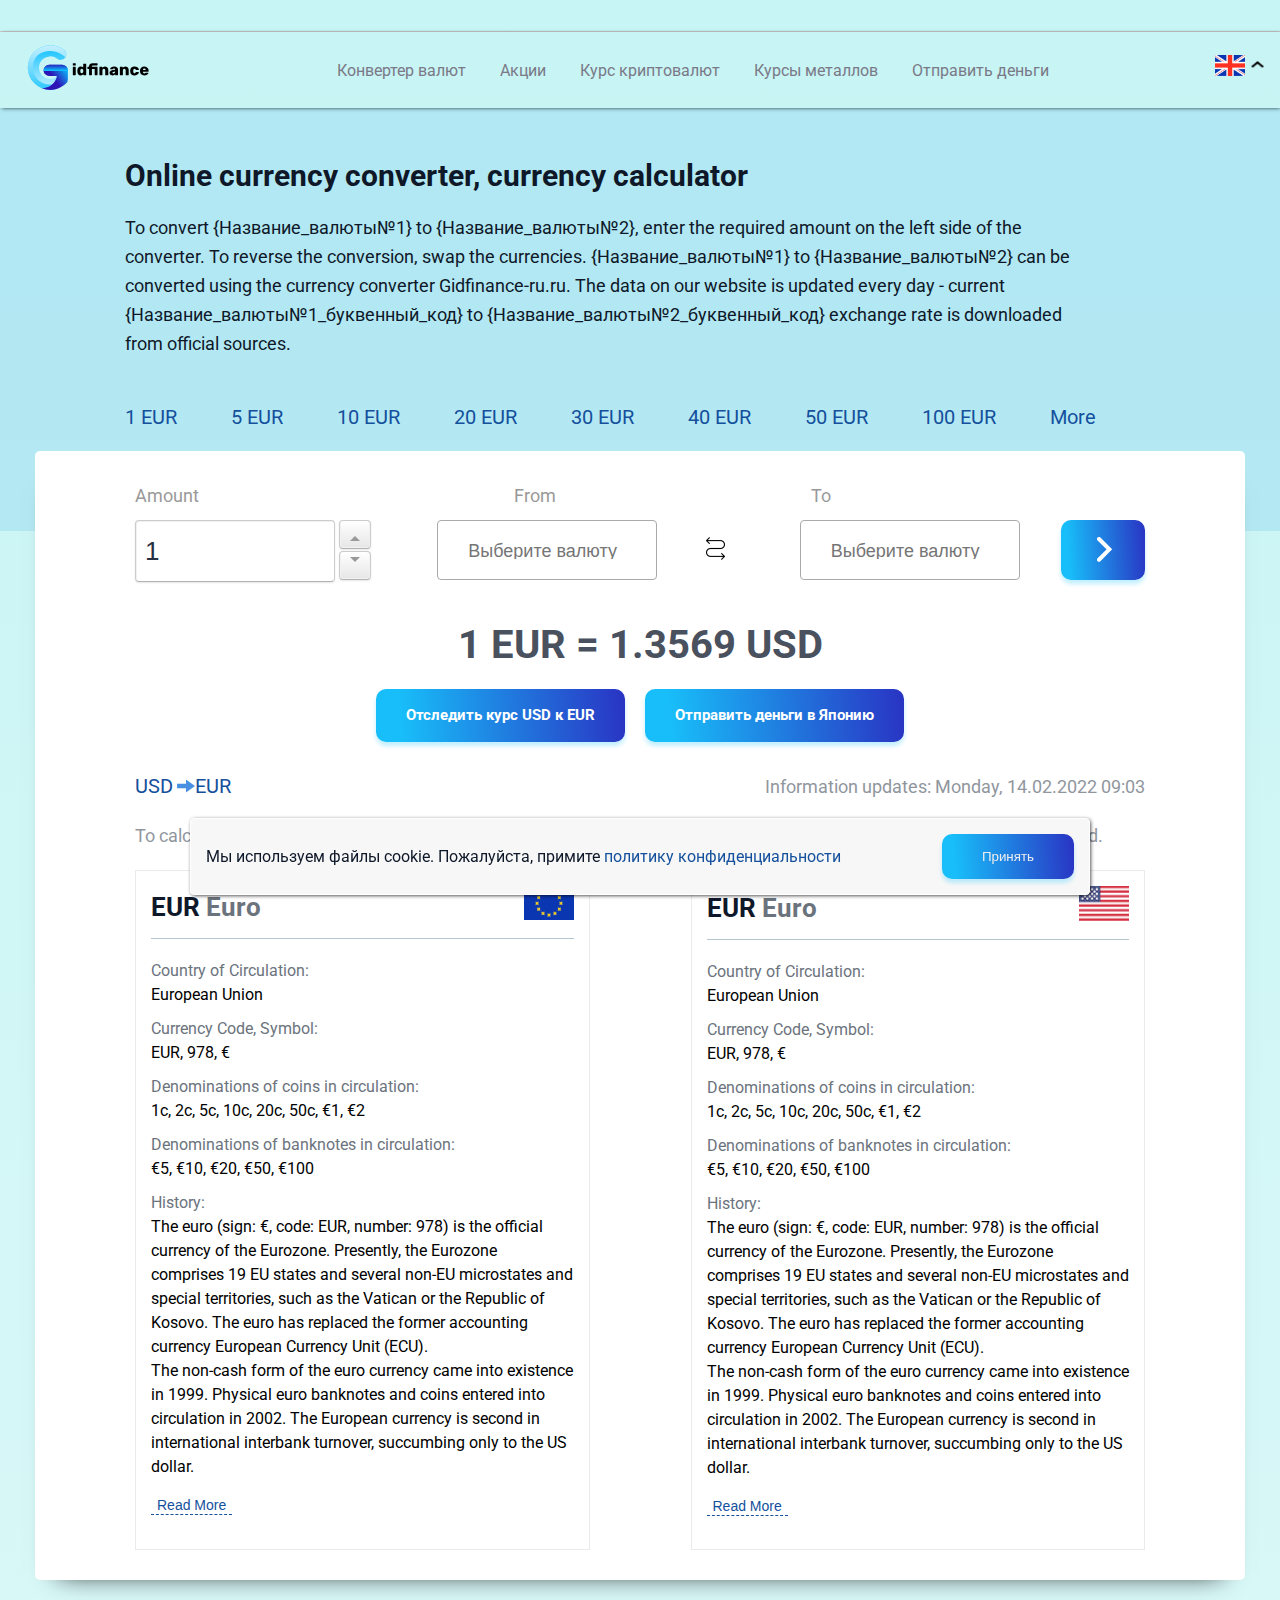
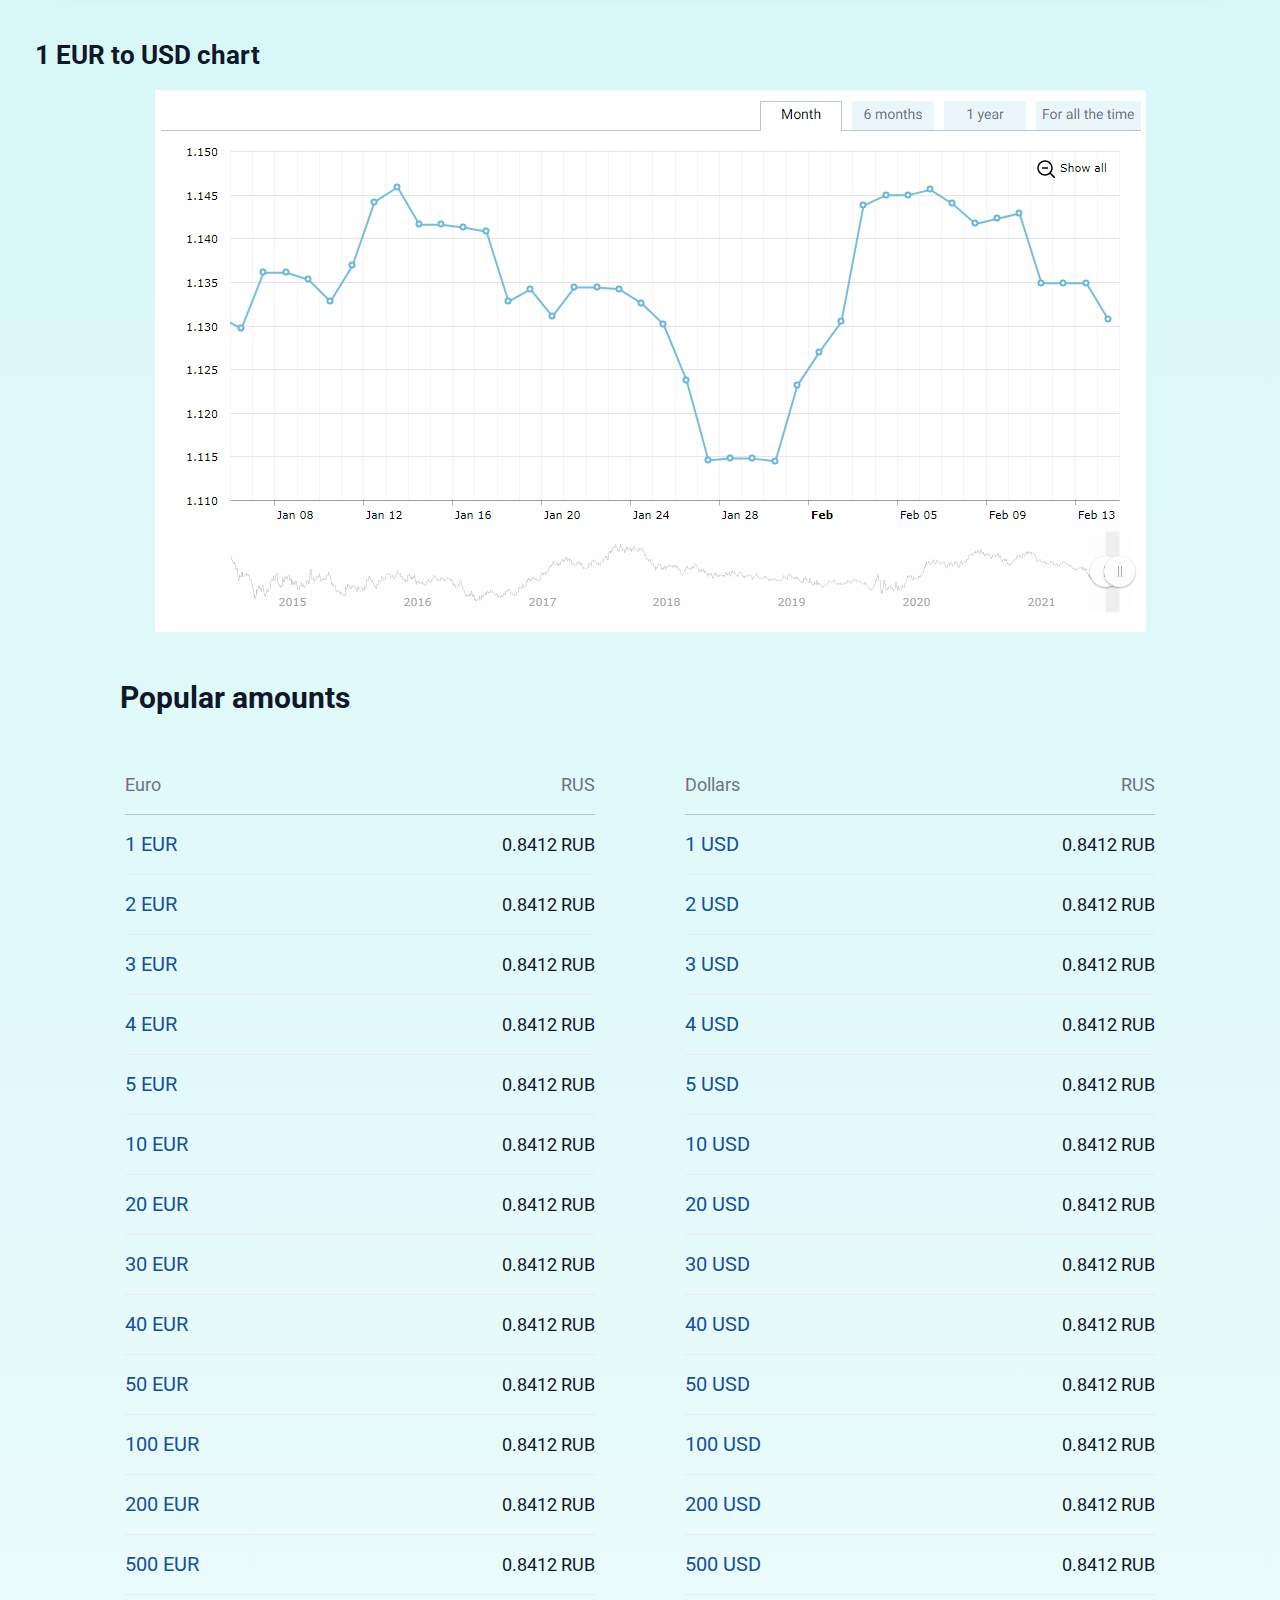
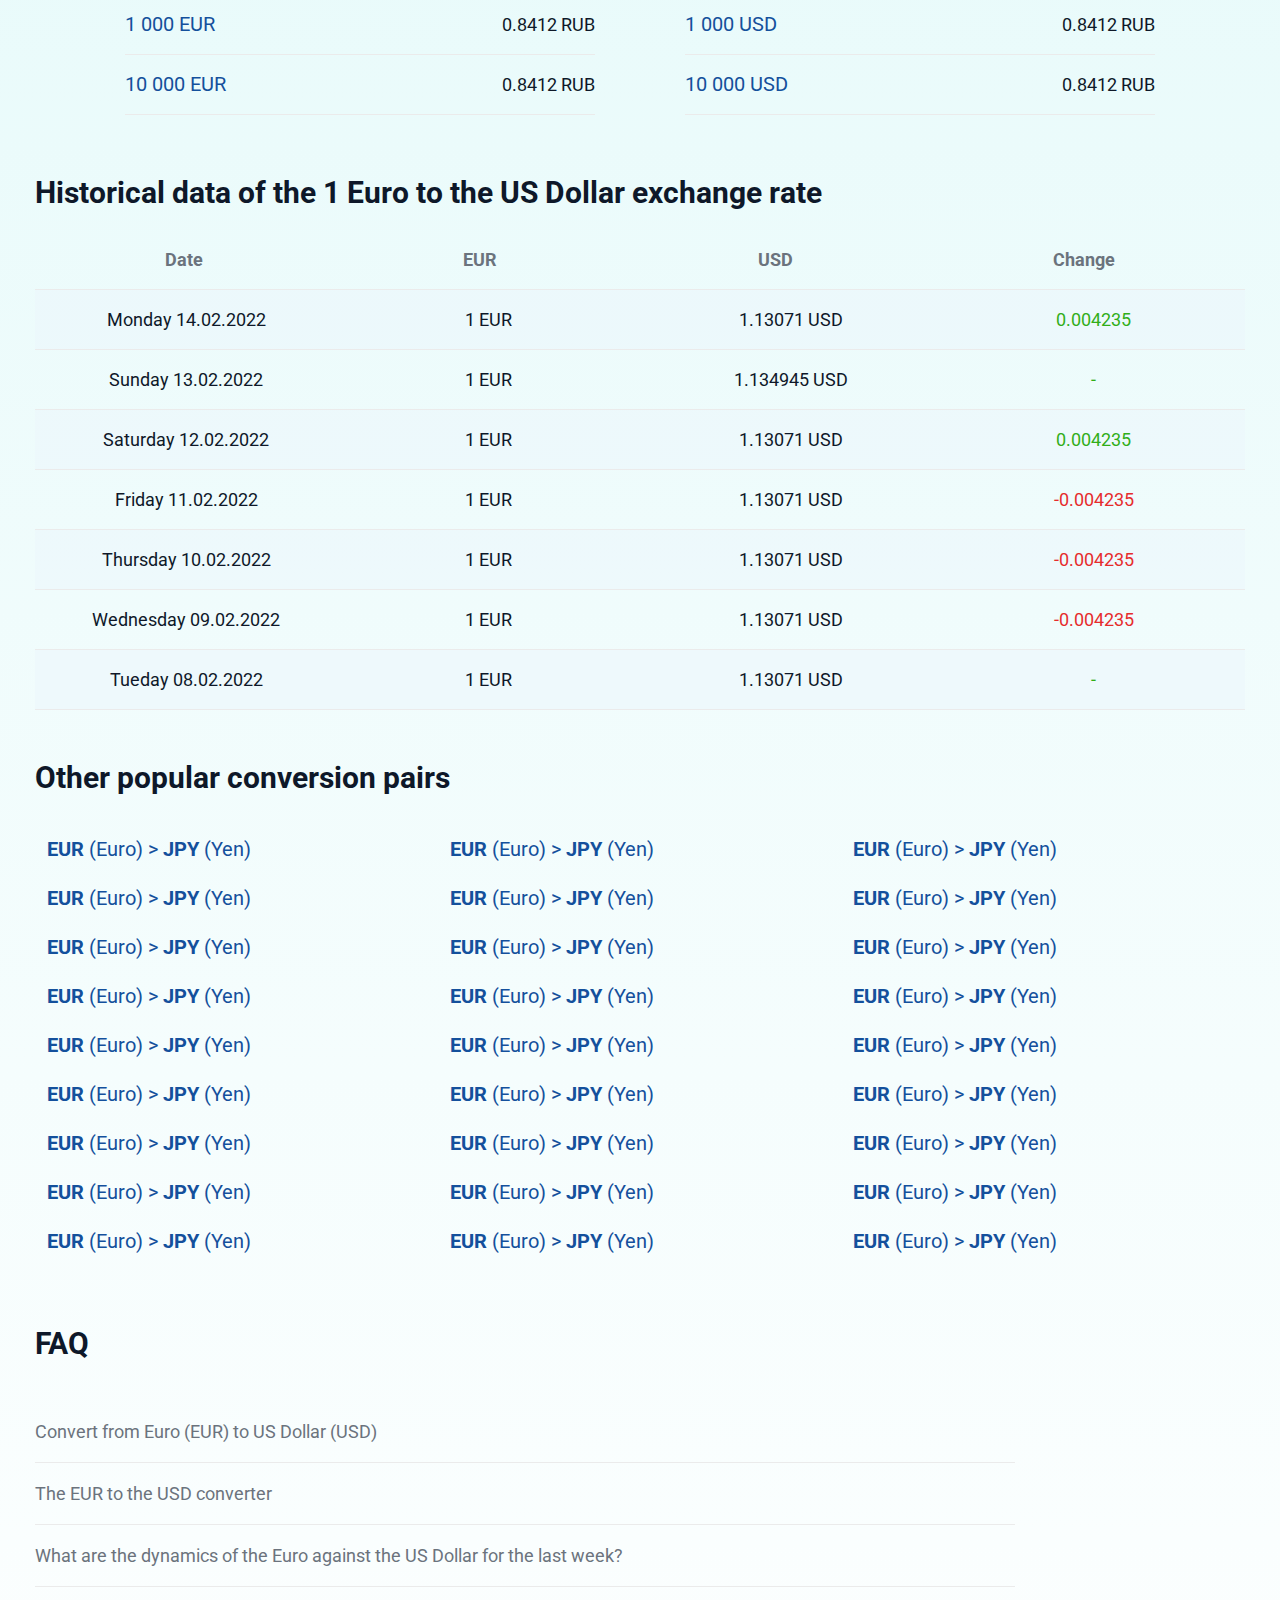
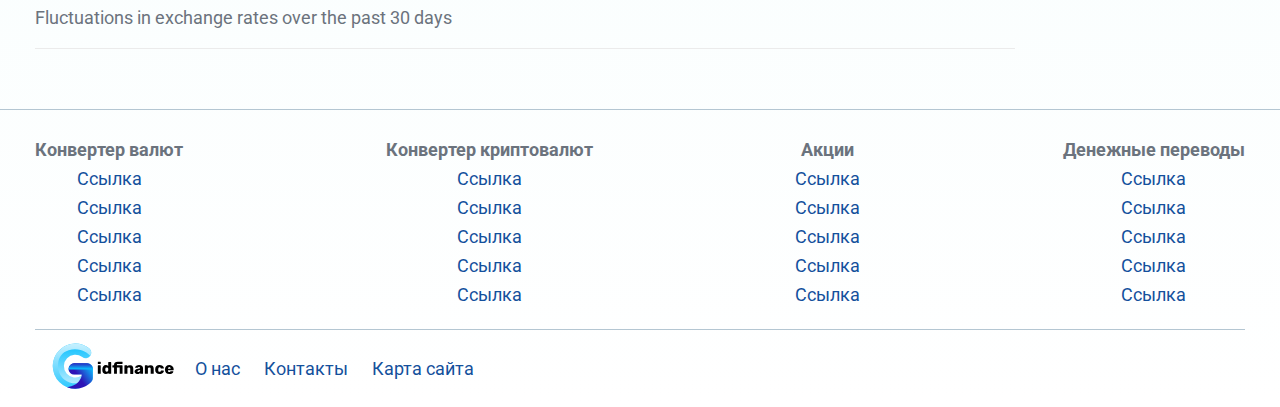
<file: page2-2.html>
<!DOCTYPE html>
<html lang="en">

<head>
  <meta charset="UTF-8">
  <meta name="viewport" content="width=device-width, initial-scale=1.0">
  <meta http-equiv="X-UA-Compatible" content="ie=edge">
  <title>Document</title>
  <link rel="stylesheet" href="css/reset.css">
  <link rel="preconnect" href="https://fonts.googleapis.com">
  <link rel="preconnect" href="https://fonts.gstatic.com" crossorigin>
  <link href="https://fonts.googleapis.com/css2?family=Roboto:wght@400;700&display=swap" rel="stylesheet">
  <link rel="stylesheet" href="css/jquery.formstyler.theme.css">
  <link rel="stylesheet" href="css/jquery.formstyler.css">
  <link rel="stylesheet" href="css/select2.min.css">
  <link rel="stylesheet" href="css/style.css">
  <link rel="stylesheet" href="css/media.css">
</head>

<body>
  <header class="header">
    <ul class="marquee">
      <li class="marquee__item">
        <div class="marquee__item-flex">
          <a href="#">S&P 500</a>
          <p class="marquee__price"> $40 661,36 </p>
          <p class="marquee__up"> +0,77% </p>
        </div>
      </li>
      <li class="marquee__item">
        <div class="marquee__item-flex">
          <a href="#">Dow Jones</a>
          <p class="marquee__price"> $40 661,36 </p>
          <p class="marquee__up"> +0,77% </p>
        </div>
      </li>
      <li class="marquee__item">
        <div class="marquee__item-flex">
          <a href="#">Nasdaq</a>
          <p class="marquee__price"> $40 661,36 </p>
          <p class="marquee__down"> +0,77% </p>
        </div>
      </li>
      <li class="marquee__item">
        <div class="marquee__item-flex">
          <a href="#">BTC/USD</a>
          <p class="marquee__price"> $40 661,36 </p>
          <p class="marquee__up"> +0,77% </p>
        </div>
      </li>
      <li class="marquee__item">
        <div class="marquee__item-flex">
          <a href="#">AAPL</a>
          <p class="marquee__price"> $40 661,36 </p>
          <p class="marquee__down"> +0,77% </p>
        </div>
      </li>
      <li class="marquee__item">
        <div class="marquee__item-flex">
          <a href="#">TSLA</a>
          <p class="marquee__price"> $40 661,36 </p>
          <p class="marquee__up"> +0,77% </p>
        </div>
      </li>
      <li class="marquee__item">
        <div class="marquee__item-flex">
          <a href="#">ETH/USD</a>
          <p class="marquee__price"> $40 661,36 </p>
          <p class="marquee__down"> +0,77% </p>
        </div>
      </li>
      <li class="marquee__item">
        <div class="marquee__item-flex">
          <a href="#">BABA</a>
          <p class="marquee__price"> $40 661,36 </p>
          <p class="marquee__up"> +0,77% </p>
        </div>
      </li>
      <li class="marquee__item">
        <div class="marquee__item-flex">
          <a href="#">AMD</a>
          <p class="marquee__price"> $40 661,36 </p>
          <p class="marquee__down"> +0,77% </p>
        </div>
      </li>
      <li class="marquee__item">
        <div class="marquee__item-flex">
          <a href="#">⦁ BTC/EUR </a>
          <p class="marquee__price"> $40 661,36 </p>
          <p class="marquee__up"> +0,77% </p>
        </div>
      </li>
      <li class="marquee__item">
        <div class="marquee__item-flex">
          <a href="#">AMZN</a>
          <p class="marquee__price"> $40 661,36 </p>
          <p class="marquee__down"> +0,77% </p>
        </div>
      </li>
      <li class="marquee__item">
        <div class="marquee__item-flex">
          <a href="#">GOOGL</a>
          <p class="marquee__price"> $40 661,36 </p>
          <p class="marquee__up"> +0,77% </p>
        </div>
      </li>
      <li class="marquee__item">
        <div class="marquee__item-flex">
          <a href="#">FB</a>
          <p class="marquee__price"> $40 661,36 </p>
          <p class="marquee__down"> +0,77% </p>
        </div>
      </li>
      <li class="marquee__item">
        <div class="marquee__item-flex">
          <a href="#">ETH/EUR</a>
          <p class="marquee__price"> $40 661,36 </p>
          <p class="marquee__up"> +0,77% </p>
        </div>
      </li>
      <li class="marquee__item">
        <div class="marquee__item-flex">
          <a href="#">NFLX</a>
          <p class="marquee__price"> $40 661,36 </p>
          <p class="marquee__down"> +0,77% </p>
        </div>
      </li>
      <li class="marquee__item">
        <div class="marquee__item-flex">
          <a href="#">EUR/USD</a>
          <p class="marquee__price"> $40 661,36 </p>
          <p class="marquee__up"> +0,77% </p>
        </div>
      </li>
      <li class="marquee__item">
        <div class="marquee__item-flex">
          <a href="#">GOLD</a>
          <p class="marquee__price"> $40 661,36 </p>
          <p class="marquee__down"> +0,77% </p>
        </div>
      </li>
      <li class="marquee__item">
        <div class="marquee__item-flex">
          <a href="#">USD/EUR</a>
          <p class="marquee__price"> $40 661,36 </p>
          <p class="marquee__up"> +0,77% </p>
        </div>
      </li>
    </ul>
    </div>
    <div class="header__inner">
      <div class="header__logo">
        <img class="logo" src="images/logo.svg" alt="">
      </div>
      <div class="header__menu">
        <nav class="menu">
          <ul class="menu__list">
            <li class="menu__list-item">
              <a class="menu__list-link" href="#">
                Конвертер валют
              </a>
            </li>
            <li class="menu__list-item">
              <a class="menu__list-link" href="#">
                Акции
              </a>
              <ul class="submenu__list">
                <li class="submenu__list-item">
                  <a class="submenu__list-link" href="#">
                    Российские акции
                  </a>
                </li>
                <li class="submenu__list-item">
                  <a class="submenu__list-link" href="#">
                    Euro Stoxx 50
                  </a>
                </li>
                <li class="submenu__list-item">
                  <a class="submenu__list-link" href="#">
                    Dow Jones
                  </a>
                </li>
                <li class="submenu__list-item">
                  <a class="submenu__list-link" href="#">
                    Nasdaq 100
                  </a>
                </li>
                <li class="submenu__list-item">
                  <a class="submenu__list-link" href="#">
                    S&P 500
                  </a>
                </li>
                <li class="submenu__list-item">
                  <a class="submenu__list-link" href="#">
                    Все акции
                  </a>
                </li>
              </ul>
            </li>
            <li class="menu__list-item">
              <a class="menu__list-link" href="#">
                Курс криптовалют
              </a>
              <ul class="submenu__list">
                <li class="submenu__list-item">
                  <a class="submenu__list-link" href="#">
                    Bitcoin
                  </a>
                </li>
                <li class="submenu__list-item">
                  <a class="submenu__list-link" href="#">
                    Ethereum
                  </a>
                </li>
                <li class="submenu__list-item">
                  <a class="submenu__list-link" href="#">
                    Все криптовалюты
                  </a>
                </li>
              </ul>
            </li>
            <li class="menu__list-item">
              <a class="menu__list-link" href="#">
                Курсы металлов
              </a>
              <ul class="submenu__list">
                <li class="submenu__list-item">
                  <a class="submenu__list-link" href="#">
                    Курс золота к USD
                  </a>
                </li>
                <li class="submenu__list-item">
                  <a class="submenu__list-link" href="#">
                    Курс золота к EUR
                  </a>
                </li>
                <li class="submenu__list-item">
                  <a class="submenu__list-link" href="#">
                    Курс золота к {Местной валюте}
                  </a>
                </li>
                <li class="submenu__list-item">
                  <a class="submenu__list-link" href="#">
                    Курс серебра к USD
                  </a>
                </li>
                <li class="submenu__list-item">
                  <a class="submenu__list-link" href="#">
                    Курс серебра к EUR
                  </a>
                </li>
                <li class="submenu__list-item">
                  <a class="submenu__list-link" href="#">
                    Курс серебра к {Местной валюте}
                  </a>
                </li>
              </ul>
            </li>
            <li class="menu__list-item">
              <a class="menu__list-link" href="#">
                Отправить деньги
              </a>
            </li>
          </ul>
        </nav>
      </div>
      <ul class="menu-mobile__list">
        <li class="menu-mobile__item">
          <a class="menu-mobile__link" href="#">Конвертер валют</a>
        </li>
        <li class="menu-mobile__item">
          <a class="menu-mobile__link" href="#">Акции</a>
        </li>
        <li class="menu-mobile__item">
          <a class="menu-mobile__link" href="#">Курс криптовалют</a>
        </li>
        <li class="menu-mobile__item">
          <a class="menu-mobile__link" href="#">Курсы металлов</a>
        </li>
        <li class="menu-mobile__item">
          <a class="menu-mobile__link" href="#">Отправить деньги</a>
        </li>
      </ul>
      <div class="header__lang">
        <button class="menu-btn">
          <div class="menu-btn__line"></div>
          <div class="menu-btn__line"></div>
          <div class="menu-btn__line"></div>
        </button>
        <ul class="header__lang-list">
          <li class="header__lang-list__item">
            <div class="header__lang-list__item-inner">
              <a class="header__lang-link" href="#">
                <img class="header__lang-img" src="images/flag-gbr.png" alt="">
              </a>
              <div class="header__lang-arrow">
                <img class="header__lang-arrow__img" src="images/icons8-свернуть-24.png" alt="">
              </div>
            </div>
            <ul class="header__lang-sublist ">
              <li class="header__lang-sublist__item">
                <a class="header__lang-sublink" href="#">
                  <img src="images/flag-eur.png" alt="">
                  <p> Deutsch </p>
                </a>
              </li>
              <li class="header__lang-sublist__item">
                <a class="header__lang-sublink" href="#">
                  <img src="images/flag-kzt.png" alt="">
                  <p> English </p>
                </a>
              </li>
              <li class="header__lang-sublist__item">
                <a class="header__lang-sublink" href="#">
                  <img src="images/flag-russia.png" alt="">
                  <p> Español </p>
                </a>
              </li>
              <li class="header__lang-sublist__item">
                <a class="header__lang-sublink" href="#">
                  <img src="images/flag-uah.png" alt="">
                  <p> Français </p>
                </a>
              </li>
              <li class="header__lang-sublist__item">
                <a class="header__lang-sublink" href="#">
                  <img src="images/flag-usd.png" alt="">
                  <p> Polski </p>
                </a>
              </li>
              <li class="header__lang-sublist__item">
                <a class="header__lang-sublink" href="#">
                  <img src="images/flag-russia.png" alt="">
                  <p> Română </p>
                </a>
              </li>
              <li class="header__lang-sublist__item">
                <a class="header__lang-sublink" href="#">
                  <img src="images/flag-gbr.png" alt="">
                  <p>Русский</p>
                </a>
              </li>
            </ul>
          </li>
        </ul>
      </div>
    </div>
  </header>
  <section class="page-top">
    <div class="container">
      <h1 class="page-top__title">
        Online currency converter, currency calculator
      </h1>
      <p class="page-top__text">
        To convert {Название_валюты№1} to {Название_валюты№2}, enter the required amount on the left side of the
        converter. To reverse the conversion, swap the currencies. {Название_валюты№1} to {Название_валюты№2} can be
        converted using the currency converter Gidfinance-ru.ru. The data on our website is updated every day - current
        {Название_валюты№1_буквенный_код} to {Название_валюты№2_буквенный_код} exchange rate is downloaded from official
        sources.
      </p>
      <div class="currencies">
        <ul class="currencies__list">
          <li class="currencies__list-item">
            <a class="currencies__list-link" href="#">
              1 EUR
            </a>
          </li>
          <li class="currencies__list-item">
            <a class="currencies__list-link" href="#">
              5 EUR
            </a>
          </li>
          <li class="currencies__list-item">
            <a class="currencies__list-link" href="#">
              10 EUR
            </a>
          </li>
          <li class="currencies__list-item">
            <a class="currencies__list-link" href="#">
              20 EUR
            </a>
          </li>
          <li class="currencies__list-item">
            <a class="currencies__list-link" href="#">
              30 EUR
            </a>
          </li>
          <li class="currencies__list-item">
            <a class="currencies__list-link" href="#">
              40 EUR
            </a>
          </li>
          <li class="currencies__list-item">
            <a class="currencies__list-link" href="#">
              50 EUR
            </a>
          </li>
          <li class="currencies__list-item">
            <a class="currencies__list-link" href="#">
              100 EUR
            </a>
          </li>
          <li class="currencies__list-item">
            <a class="currencies__list-link" href="#">
              More
            </a>
            <ul class="currencies__sublist">
              <li class="currencies__sublist-item">
                <a class="currencies__sublist-link" href="#">
                  200 EUR
                </a>
              </li>
              <li class="currencies__sublist-item">
                <a class="currencies__sublist-link" href="#">
                  500 EUR
                </a>
              </li>
              <li class="currencies__sublist-item">
                <a class="currencies__sublist-link" href="#">
                  1000 EUR
                </a>
              </li>
              <li class="currencies__sublist-item">
                <a class="currencies__sublist-link" href="#">
                  10 000 EUR
                </a>
              </li>
              <li class="currencies__sublist-item">
                <a class="currencies__sublist-link" href="#">
                  100 000 EUR
                </a>
              </li>
              <li class="currencies__sublist-item">
                <a class="currencies__sublist-link" href="#">
                  1 000 000 EUR
                </a>
              </li>
            </ul>
          </li>
        </ul>
      </div>
    </div>
  </section>
  <section class="online-converter">
    <div class="container">
      <div class="conversion">
        <div class="conversion__inner">
          <div class="conversion__titles">
            <h4 class="conversion__title">
              Amount
            </h4>
            <h4 class="conversion__title">
              From
            </h4>
            <h4 class="conversion__title">
              To
            </h4>
          </div>
          <div class="conversion__forms">
            <input class="filter-stile conversion__input" type="number" value="1">
            <select class="js-select2" multiple="multiple">
              <option value="flag-gbr">GBP Pound Sterling</option>
              <option value="flag-eur">EUR Euro</option>
              <option value="flag-usd">USD US Dollar</option>
              <option value="inr">INR Indian Rupee</option>
              <option value="aud">AUD Australian Dollar</option>
              <option value="flag-jpy">JPY Japanese Yen</option>
              <option value="bgn">BGN Bulgarian Lev</option>
              <option value="flag-czk">CZK Czech Koruna</option>
              <option value="dkk">DKK Danish Krone</option>
              <option value="xaf">AFN</option>
              <option value="xaf">ALL</option>
              <option value="xaf">AMD</option>
              <option value="xaf">AOA</option>
              <option value="xaf">ARS</option>
              <option value="xaf">AUD</option>
              <option value="xaf">AWG</option>
              <option value="xaf">AZN</option>
              <option value="xaf">BAM</option>
              <option value="xaf">BBD</option>
              <option value="xaf">BDT</option>
              <option value="xaf">BGN</option>
              <option value="xaf">BHD</option>
              <option value="xaf">BIF</option>
              <option value="xaf">BMD</option>
              <option value="xaf">BND</option>
              <option value="xaf">BOB</option>
              <option value="xaf">BRL</option>
              <option value="xaf">BSD</option>
              <option value="xaf">BTN</option>
              <option value="xaf">BWP</option>
              <option value="xaf">BYN</option>
              <option value="xaf">BZD</option>
              <option value="xaf">CAD</option>
              <option value="xaf">CDF</option>
              <option value="xaf">CHF</option>
              <option value="xaf">CLP</option>
              <option value="xaf">CNY</option>
              <option value="xaf">COP</option>
              <option value="xaf">CRC</option>
              <option value="xaf">CUC</option>
              <option value="xaf">CUP</option>
              <option value="xaf">CVE</option>
            </select>
            <button class="conversion__btn"><img src="images/arrows.png" alt=""></button>
            <select class="js-select2" multiple="multiple">
              <option value="flag-gbr">GBP Pound Sterling</option>
              <option value="flag-eur">EUR Euro</option>
              <option value="flag-usd">USD US Dollar</option>
              <option value="inr">INR Indian Rupee</option>
              <option value="aud">AUD Australian Dollar</option>
              <option value="flag-jpy">JPY Japanese Yen</option>
              <option value="bgn">BGN Bulgarian Lev</option>
              <option value="flag-czk">CZK Czech Koruna</option>
              <option value="dkk">DKK Danish Krone</option>
              <option value="xaf">AFN</option>
              <option value="xaf">ALL</option>
              <option value="xaf">AMD</option>
              <option value="xaf">AOA</option>
              <option value="xaf">ARS</option>
              <option value="xaf">AUD</option>
              <option value="xaf">AWG</option>
              <option value="xaf">AZN</option>
              <option value="xaf">BAM</option>
              <option value="xaf">BBD</option>
              <option value="xaf">BDT</option>
              <option value="xaf">BGN</option>
              <option value="xaf">BHD</option>
              <option value="xaf">BIF</option>
              <option value="xaf">BMD</option>
              <option value="xaf">BND</option>
              <option value="xaf">BOB</option>
              <option value="xaf">BRL</option>
              <option value="xaf">BSD</option>
              <option value="xaf">BTN</option>
              <option value="xaf">BWP</option>
              <option value="xaf">BYN</option>
              <option value="xaf">BZD</option>
              <option value="xaf">CAD</option>
              <option value="xaf">CDF</option>
              <option value="xaf">CHF</option>
              <option value="xaf">CLP</option>
              <option value="xaf">CNY</option>
              <option value="xaf">COP</option>
              <option value="xaf">CRC</option>
              <option value="xaf">CUC</option>
              <option value="xaf">CUP</option>
              <option value="xaf">CVE</option>
            </select>
            <div class="conversion__link">
              <a href="#"><img src="images/btn.svg" alt=""></a>
            </div>
          </div>
          <h3>
            1 EUR = 1.3569 USD
          </h3>
          <div class="conversion__btn-link">
            <a class="conversion__btn-link__item" href="#" rel="nofollow">
              Отследить курс USD к EUR
            </a>
            <a class="conversion__btn-link__item" href="#" rel="nofollow">
              Отправить деньги в Японию
            </a>
          </div>
          <div class="conversion__flex">
            <p class="conversion__flex-link">
              <a href="#" style="background-image: url(images/icons8-стрелка-18.png);">
                USD
              </a>
              <a href="#">
                EUR
              </a>
            </p>
            <p class="conversion__text">
              Information updates: Monday, 14.02.2022 09:03
            </p>
          </div>
          <p class="conversion__text">
            To calculate the values for foreign currency conversions, we use the market exchange rates of 159 currencies
            of the world.
          </p>
          <div class="conversion__history">
            <div class="conversion__history-item">
              <div class="conversion__history-item__top">
                <h2 class="conversion__history-title">
                  EUR <span> Euro </span>
                </h2>
                <div class="conversion__history-img">
                  <img src="images/flag-eur.png" alt="">
                </div>
              </div>
              <p class="conversion__history-text">
                Country of Circulation: <br> <span> European Union </span>
              </p>
              <p class="conversion__history-text">
                Currency Code, Symbol: <br> <span>EUR, 978, € </span>
              </p>
              <p class="conversion__history-text">
                Denominations of coins in circulation: <br> <span> 1c, 2c, 5c, 10c, 20c, 50c, €1, €2 </span>
              </p>
              <p class="conversion__history-text">
                Denominations of banknotes in circulation: <br> <span> €5, €10, €20, €50, €100 </span>
              </p>
              <p class="conversion__history-text">
                History: <br>
                <span>
                  The euro (sign: €, code: EUR, number: 978) is the official currency of the Eurozone. Presently,
                  the Eurozone comprises 19 EU states and several non-EU microstates and special territories, such as
                  the
                  Vatican or the Republic of Kosovo. The euro has replaced the former accounting currency European
                  Currency Unit (ECU). <br>
                  The non-cash form of the euro currency came into existence in 1999. Physical euro banknotes and coins
                  entered into circulation in 2002. The European currency is second in international interbank turnover,
                  succumbing only to the US dollar.
                </span>
              </p>
              <button class="conversion__history-btn">
                Read More
              </button>
            </div>
            <div class="conversion__history-item">
              <div class="conversion__history-item__top">
                <h2 class="conversion__history-title">
                  EUR <span> Euro </span>
                </h2>
                <div class="conversion__history-img">
                  <img src="images/flag-usd.png" alt="">
                </div>
              </div>
              <p class="conversion__history-text">
                Country of Circulation: <br> <span> European Union </span>
              </p>
              <p class="conversion__history-text">
                Currency Code, Symbol: <br> <span>EUR, 978, € </span>
              </p>
              <p class="conversion__history-text">
                Denominations of coins in circulation: <br> <span> 1c, 2c, 5c, 10c, 20c, 50c, €1, €2 </span>
              </p>
              <p class="conversion__history-text">
                Denominations of banknotes in circulation: <br> <span> €5, €10, €20, €50, €100 </span>
              </p>
              <p class="conversion__history-text">
                History: <br>
                <span>
                  The euro (sign: €, code: EUR, number: 978) is the official currency of the Eurozone. Presently,
                  the Eurozone comprises 19 EU states and several non-EU microstates and special territories, such as
                  the
                  Vatican or the Republic of Kosovo. The euro has replaced the former accounting currency European
                  Currency Unit (ECU). <br>
                  The non-cash form of the euro currency came into existence in 1999. Physical euro banknotes and coins
                  entered into circulation in 2002. The European currency is second in international interbank turnover,
                  succumbing only to the US dollar.
                </span>
              </p>
              <button class="conversion__history-btn">
                Read More
              </button>
            </div>
          </div>
        </div>
      </div>
    </div>
  </section>
  <section class="chart">
    <div class="container">
      <h2 class="chart__title">
        1 EUR to USD chart
      </h2>
      <div class="chart__img">
        <img src="images/chart.png" alt="">
      </div>
    </div>
  </section>
  <section class="popular-amounts">
    <div class="container">
      <h2 class="popular-amounts__title">
        Popular amounts
      </h2>
      <div class="popular-amounts__inner">
        <div class="currency">
          <div class="currency__item">
            <h5 class="currency__title">Euro</h5>
            <h5 class="currency__title">RUS</h5>
          </div>
          <div class="currency__item">
            <a class="currency__link" href="#">
              1 EUR
            </a>
            <p class="currency__info">
              0.8412 RUB
            </p>
          </div>
          <div class="currency__item">
            <a class="currency__link" href="#">
              2 EUR
            </a>
            <p class="currency__info">
              0.8412 RUB
            </p>
          </div>
          <div class="currency__item">
            <a class="currency__link" href="#">
              3 EUR
            </a>
            <p class="currency__info">
              0.8412 RUB
            </p>
          </div>
          <div class="currency__item">
            <a class="currency__link" href="#">
              4 EUR
            </a>
            <p class="currency__info">
              0.8412 RUB
            </p>
          </div>
          <div class="currency__item">
            <a class="currency__link" href="#">
              5 EUR
            </a>
            <p class="currency__info">
              0.8412 RUB
            </p>
          </div>
          <div class="currency__item">
            <a class="currency__link" href="#">
              10 EUR
            </a>
            <p class="currency__info">
              0.8412 RUB
            </p>
          </div>
          <div class="currency__item">
            <a class="currency__link" href="#">
              20 EUR
            </a>
            <p class="currency__info">
              0.8412 RUB
            </p>
          </div>
          <div class="currency__item">
            <a class="currency__link" href="#">
              30 EUR
            </a>
            <p class="currency__info">
              0.8412 RUB
            </p>
          </div>
          <div class="currency__item">
            <a class="currency__link" href="#">
              40 EUR
            </a>
            <p class="currency__info">
              0.8412 RUB
            </p>
          </div>
          <div class="currency__item">
            <a class="currency__link" href="#">
              50 EUR
            </a>
            <p class="currency__info">
              0.8412 RUB
            </p>
          </div>
          <div class="currency__item">
            <a class="currency__link" href="#">
              100 EUR
            </a>
            <p class="currency__info">
              0.8412 RUB
            </p>
          </div>
          <div class="currency__item">
            <a class="currency__link" href="#">
              200 EUR
            </a>
            <p class="currency__info">
              0.8412 RUB
            </p>
          </div>
          <div class="currency__item">
            <a class="currency__link" href="#">
              500 EUR
            </a>
            <p class="currency__info">
              0.8412 RUB
            </p>
          </div>
          <div class="currency__item">
            <a class="currency__link" href="#">
              1 000 EUR
            </a>
            <p class="currency__info">
              0.8412 RUB
            </p>
          </div>
          <div class="currency__item">
            <a class="currency__link" href="#">
              10 000 EUR
            </a>
            <p class="currency__info">
              0.8412 RUB
            </p>
          </div>
        </div>
        <div class="currency">
          <div class="currency__item">
            <h5 class="currency__title">Dollars</h5>
            <h5 class="currency__title">RUS</h5>
          </div>
          <div class="currency__item">
            <a class="currency__link" href="#">
              1 USD
            </a>
            <p class="currency__info">
              0.8412 RUB
            </p>
          </div>
          <div class="currency__item">
            <a class="currency__link" href="#">
              2 USD
            </a>
            <p class="currency__info">
              0.8412 RUB
            </p>
          </div>
          <div class="currency__item">
            <a class="currency__link" href="#">
              3 USD
            </a>
            <p class="currency__info">
              0.8412 RUB
            </p>
          </div>
          <div class="currency__item">
            <a class="currency__link" href="#">
              4 USD
            </a>
            <p class="currency__info">
              0.8412 RUB
            </p>
          </div>
          <div class="currency__item">
            <a class="currency__link" href="#">
              5 USD
            </a>
            <p class="currency__info">
              0.8412 RUB
            </p>
          </div>
          <div class="currency__item">
            <a class="currency__link" href="#">
              10 USD
            </a>
            <p class="currency__info">
              0.8412 RUB
            </p>
          </div>
          <div class="currency__item">
            <a class="currency__link" href="#">
              20 USD
            </a>
            <p class="currency__info">
              0.8412 RUB
            </p>
          </div>
          <div class="currency__item">
            <a class="currency__link" href="#">
              30 USD
            </a>
            <p class="currency__info">
              0.8412 RUB
            </p>
          </div>
          <div class="currency__item">
            <a class="currency__link" href="#">
              40 USD
            </a>
            <p class="currency__info">
              0.8412 RUB
            </p>
          </div>
          <div class="currency__item">
            <a class="currency__link" href="#">
              50 USD
            </a>
            <p class="currency__info">
              0.8412 RUB
            </p>
          </div>
          <div class="currency__item">
            <a class="currency__link" href="#">
              100 USD
            </a>
            <p class="currency__info">
              0.8412 RUB
            </p>
          </div>
          <div class="currency__item">
            <a class="currency__link" href="#">
              200 USD
            </a>
            <p class="currency__info">
              0.8412 RUB
            </p>
          </div>
          <div class="currency__item">
            <a class="currency__link" href="#">
              500 USD
            </a>
            <p class="currency__info">
              0.8412 RUB
            </p>
          </div>
          <div class="currency__item">
            <a class="currency__link" href="#">
              1 000 USD
            </a>
            <p class="currency__info">
              0.8412 RUB
            </p>
          </div>
          <div class="currency__item">
            <a class="currency__link" href="#">
              10 000 USD
            </a>
            <p class="currency__info">
              0.8412 RUB
            </p>
          </div>
        </div>
      </div>
    </div>
  </section>
  <section class="historical-date">
    <div class="container">
      <h2 class="historical-date__title">
        Historical data of the 1 Euro to the US Dollar exchange rate
      </h2>
      <div class="historical-date__inner">
        <div class="historical-date__item">
          <h5 class="historical-date__subtitle">
            Date
          </h5>
          <h5 class="historical-date__subtitle">
            EUR
          </h5>
          <h5 class="historical-date__subtitle">
            USD
          </h5>
          <h5 class="historical-date__subtitle">
            Change
          </h5>
        </div>
        <div class="historical-date__item">
          <p class="historical-date__item-text">
            Monday
            14.02.2022
          </p>
          <p class="historical-date__item-text">
            1 EUR
          </p>
          <p class="historical-date__item-text">
            1.13071 USD
          </p>
          <p class="historical-date__item-num">
            0.004235
          </p>
        </div>
        <div class="historical-date__item">
          <p class="historical-date__item-text">
            Sunday
            13.02.2022
          </p>
          <p class="historical-date__item-text">
            1 EUR
          </p>
          <p class="historical-date__item-text">
            1.134945 USD
          </p>
          <p class="historical-date__item-num">
            -
          </p>
        </div>
        <div class="historical-date__item">
          <p class="historical-date__item-text">
            Saturday
            12.02.2022
          </p>
          <p class="historical-date__item-text">
            1 EUR
          </p>
          <p class="historical-date__item-text">
            1.13071 USD
          </p>
          <p class="historical-date__item-num">
            0.004235
          </p>
        </div>
        <div class="historical-date__item">
          <p class="historical-date__item-text">
            Friday
            11.02.2022
          </p>
          <p class="historical-date__item-text">
            1 EUR
          </p>
          <p class="historical-date__item-text">
            1.13071 USD
          </p>
          <p class="historical-date__item-num">
            <span> -0.004235 </span>
          </p>
        </div>
        <div class="historical-date__item">
          <p class="historical-date__item-text">
            Thursday
            10.02.2022
          </p>
          <p class="historical-date__item-text">
            1 EUR
          </p>
          <p class="historical-date__item-text">
            1.13071 USD
          </p>
          <p class="historical-date__item-num">
            <span> -0.004235 </span>
          </p>
        </div>
        <div class="historical-date__item">
          <p class="historical-date__item-text">
            Wednesday
            09.02.2022
          </p>
          <p class="historical-date__item-text">
            1 EUR
          </p>
          <p class="historical-date__item-text">
            1.13071 USD
          </p>
          <p class="historical-date__item-num">
            <span> -0.004235 </span>
          </p>
        </div>
        <div class="historical-date__item">
          <p class="historical-date__item-text">
            Tueday
            08.02.2022
          </p>
          <p class="historical-date__item-text">
            1 EUR
          </p>
          <p class="historical-date__item-text">
            1.13071 USD
          </p>
          <p class="historical-date__item-num">
            -
          </p>
        </div>
      </div>
    </div>
  </section>
  <section class="other-popular">
    <div class="container">
      <h2 class="other-popular__title">
        Other popular conversion pairs
      </h2>
      <div class="other-popular__inner">
        <a class="other-popular__item" href="#">
          <span>EUR </span> (Euro) > <span> JPY</span> (Yen)
        </a>
        <a class="other-popular__item" href="#">
          <span>EUR </span> (Euro) > <span> JPY</span> (Yen)
        </a>
        <a class="other-popular__item" href="#">
          <span>EUR </span> (Euro) > <span> JPY</span> (Yen)
        </a>
        <a class="other-popular__item" href="#">
          <span>EUR </span> (Euro) > <span> JPY</span> (Yen)
        </a>
        <a class="other-popular__item" href="#">
          <span>EUR </span> (Euro) > <span> JPY</span> (Yen)
        </a>
        <a class="other-popular__item" href="#">
          <span>EUR </span> (Euro) > <span> JPY</span> (Yen)
        </a>
        <a class="other-popular__item" href="#">
          <span>EUR </span> (Euro) > <span> JPY</span> (Yen)
        </a>
        <a class="other-popular__item" href="#">
          <span>EUR </span> (Euro) > <span> JPY</span> (Yen)
        </a>
        <a class="other-popular__item" href="#">
          <span>EUR </span> (Euro) > <span> JPY</span> (Yen)
        </a>
        <a class="other-popular__item" href="#">
          <span>EUR </span> (Euro) > <span> JPY</span> (Yen)
        </a>
        <a class="other-popular__item" href="#">
          <span>EUR </span> (Euro) > <span> JPY</span> (Yen)
        </a>
        <a class="other-popular__item" href="#">
          <span>EUR </span> (Euro) > <span> JPY</span> (Yen)
        </a>
        <a class="other-popular__item" href="#">
          <span>EUR </span> (Euro) > <span> JPY</span> (Yen)
        </a>
        <a class="other-popular__item" href="#">
          <span>EUR </span> (Euro) > <span> JPY</span> (Yen)
        </a>
        <a class="other-popular__item" href="#">
          <span>EUR </span> (Euro) > <span> JPY</span> (Yen)
        </a>
        <a class="other-popular__item" href="#">
          <span>EUR </span> (Euro) > <span> JPY</span> (Yen)
        </a>
        <a class="other-popular__item" href="#">
          <span>EUR </span> (Euro) > <span> JPY</span> (Yen)
        </a>
        <a class="other-popular__item" href="#">
          <span>EUR </span> (Euro) > <span> JPY</span> (Yen)
        </a>
        <a class="other-popular__item" href="#">
          <span>EUR </span> (Euro) > <span> JPY</span> (Yen)
        </a>
        <a class="other-popular__item" href="#">
          <span>EUR </span> (Euro) > <span> JPY</span> (Yen)
        </a>
        <a class="other-popular__item" href="#">
          <span>EUR </span> (Euro) > <span> JPY</span> (Yen)
        </a>
        <a class="other-popular__item" href="#">
          <span>EUR </span> (Euro) > <span> JPY</span> (Yen)
        </a>
        <a class="other-popular__item" href="#">
          <span>EUR </span> (Euro) > <span> JPY</span> (Yen)
        </a>
        <a class="other-popular__item" href="#">
          <span>EUR </span> (Euro) > <span> JPY</span> (Yen)
        </a>
        <a class="other-popular__item" href="#">
          <span>EUR </span> (Euro) > <span> JPY</span> (Yen)
        </a>
        <a class="other-popular__item" href="#">
          <span>EUR </span> (Euro) > <span> JPY</span> (Yen)
        </a>
        <a class="other-popular__item" href="#">
          <span>EUR </span> (Euro) > <span> JPY</span> (Yen)
        </a>
      </div>
    </div>
  </section>
  <section class="faq">
    <div class="container">
      <h2 class="faq__title">
        FAQ
      </h2>
      <div class="faq__inner">
        <div class="accordion">
          <div class="accordion__title">
            Convert from Euro (EUR) to US Dollar (USD)
          </div>
          <div class="accordion__text">
            The exchange rate of the Euro to the US Dollar today, 2022-02-15 is 1.1319 USD per Euro. Enter the amount of
            the Euro you need to convert, and you will instantly receive its value in US Dollars at the live exchange
            rates.
          </div>
        </div>
        <div class="accordion">
          <div class="accordion__title">
            The EUR to the USD converter
          </div>
          <div class="accordion__text">
            With the EUR to the USD currency converter, you can exchange any amount of EUR for USD online. To do this,
            enter the number of Euro you need to recalculate into the appropriate input field. If, on the contrary, you
            need to calculate the price of a certain amount of Dollars into Euro, click on the stele icon in the <a
              href="#"> converter</a>
          </div>
        </div>
        <div class="accordion">
          <div class="accordion__title">
            What are the dynamics of the Euro against the US Dollar for the last week?
          </div>
          <div class="accordion__text">
            The Euro exchange rate against the US Dollar has changed by -0.9253%.
          </div>
        </div>
        <div class="accordion">
          <div class="accordion__title">
            Fluctuations in exchange rates over the past 30 days
          </div>
          <div class="accordion__text">
            Over the past 30 days, the EUR to the USD exchange rate has changed by -0.7871%, from 1.1145 to 1.1456 USD
            per Euro.
            The quick conversions table shows the exchange for the EUR to USD pair per popular amounts.
          </div>
        </div>
      </div>
    </div>
  </section>
  <footer class="footer">
    <div class="container">
      <nav class="footer-menu">
        <ul class="footer-menu__list">
          <li class="footer-menu__list-item">
            <h5 class="footer-menu__list-title">
              Конвертер валют
            </h5>
          </li>
          <li class="footer-menu__list-item">
            <a class="footer-menu__list-item__link" href="#">
              Ссылка
            </a>
          </li>
          <li class="footer-menu__list-item">
            <a class="footer-menu__list-item__link" href="#">
              Ссылка
            </a>
          </li>
          <li class="footer-menu__list-item">
            <a class="footer-menu__list-item__link" href="#">
              Ссылка
            </a>
          </li>
          <li class="footer-menu__list-item">
            <a class="footer-menu__list-item__link" href="#">
              Ссылка
            </a>
          </li>
          <li class="footer-menu__list-item">
            <a class="footer-menu__list-item__link" href="#">
              Ссылка
            </a>
          </li>
        </ul>
        <ul class="footer-menu__list">
          <li class="footer-menu__list-item">
            <h5 class="footer-menu__list-title">
              Конвертер криптовалют
            </h5>
          </li>
          <li class="footer-menu__list-item">
            <a class="footer-menu__list-item__link" href="#">
              Ссылка
            </a>
          </li>
          <li class="footer-menu__list-item">
            <a class="footer-menu__list-item__link" href="#">
              Ссылка
            </a>
          </li>
          <li class="footer-menu__list-item">
            <a class="footer-menu__list-item__link" href="#">
              Ссылка
            </a>
          </li>
          <li class="footer-menu__list-item">
            <a class="footer-menu__list-item__link" href="#">
              Ссылка
            </a>
          </li>
          <li class="footer-menu__list-item">
            <a class="footer-menu__list-item__link" href="#">
              Ссылка
            </a>
          </li>
        </ul>
        <ul class="footer-menu__list">
          <li class="footer-menu__list-item">
            <h5 class="footer-menu__list-title">
              Акции
            </h5>
          </li>
          <li class="footer-menu__list-item">
            <a class="footer-menu__list-item__link" href="#">
              Ссылка
            </a>
          </li>
          <li class="footer-menu__list-item">
            <a class="footer-menu__list-item__link" href="#">
              Ссылка
            </a>
          </li>
          <li class="footer-menu__list-item">
            <a class="footer-menu__list-item__link" href="#">
              Ссылка
            </a>
          </li>
          <li class="footer-menu__list-item">
            <a class="footer-menu__list-item__link" href="#">
              Ссылка
            </a>
          </li>
          <li class="footer-menu__list-item">
            <a class="footer-menu__list-item__link" href="#">
              Ссылка
            </a>
          </li>
        </ul>
        <ul class="footer-menu__list">
          <li class="footer-menu__list-item">
            <h5 class="footer-menu__list-title">
              Денежные переводы
            </h5>
          </li>
          <li class="footer-menu__list-item">
            <a class="footer-menu__list-item__link" href="#">
              Ссылка
            </a>
          </li>
          <li class="footer-menu__list-item">
            <a class="footer-menu__list-item__link" href="#">
              Ссылка
            </a>
          </li>
          <li class="footer-menu__list-item">
            <a class="footer-menu__list-item__link" href="#">
              Ссылка
            </a>
          </li>
          <li class="footer-menu__list-item">
            <a class="footer-menu__list-item__link" href="#">
              Ссылка
            </a>
          </li>
          <li class="footer-menu__list-item">
            <a class="footer-menu__list-item__link" href="#">
              Ссылка
            </a>
          </li>
        </ul>
      </nav>
      <div class="footer-bottom">
        <div class="header__logo">
          <img class="logo" src="images/logo.svg" alt="">
        </div>
        <nav>
          <ul class="footer-bottom__menu">
            <li class="footer-bottom__menu-item">
              <a class="footer-bottom__menu-link" href="#">
                О нас
              </a>
            </li>
            <li class="footer-bottom__menu-item">
              <a class="footer-bottom__menu-link" href="#">
                Контакты
              </a>
            </li>
            <li class="footer-bottom__menu-item">
              <a class="footer-bottom__menu-link" href="#">
                Карта сайта
              </a>
            </li>
          </ul>
        </nav>
      </div>
    </div>
    <div class="warning warning--active">
      <p class="warning__text">
        Мы используем файлы cookie. Пожалуйста, примите <a href="#">политику конфиденциальности</a>
      </p>
      <button class="warning__apply" type="button">Принять</button>
    </div>
  </footer>



  <script src=" https://ajax.googleapis.com/ajax/libs/jquery/3.4.1/jquery.min.js"> </script>
  <script src="js/jquery.formstyler.min.js"></script>
  <script src="js/jquery.marquee.min.js"></script>
  <script src="js/select2.full.min.js"></script>
  <script src="js/ru.js"></script>
  <script src="js/main.js"></script>
</body>

</html>
</file>
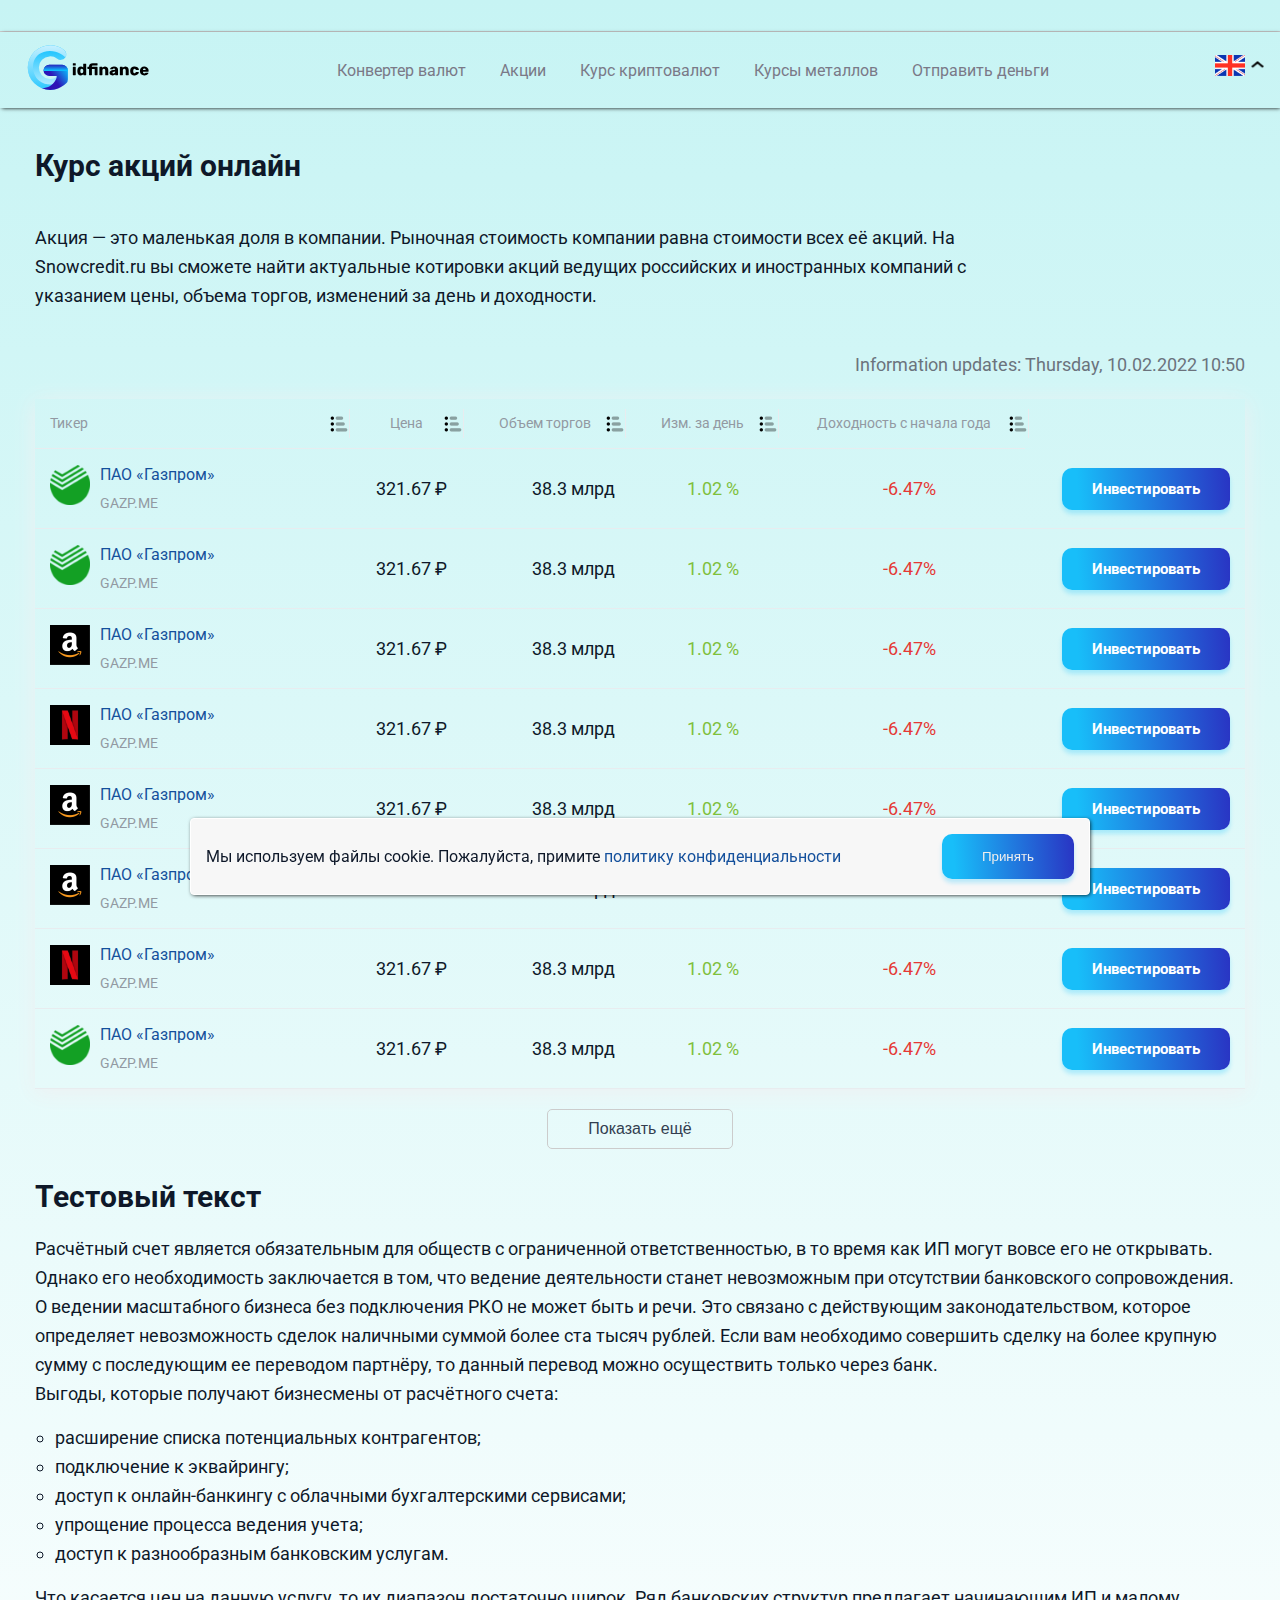
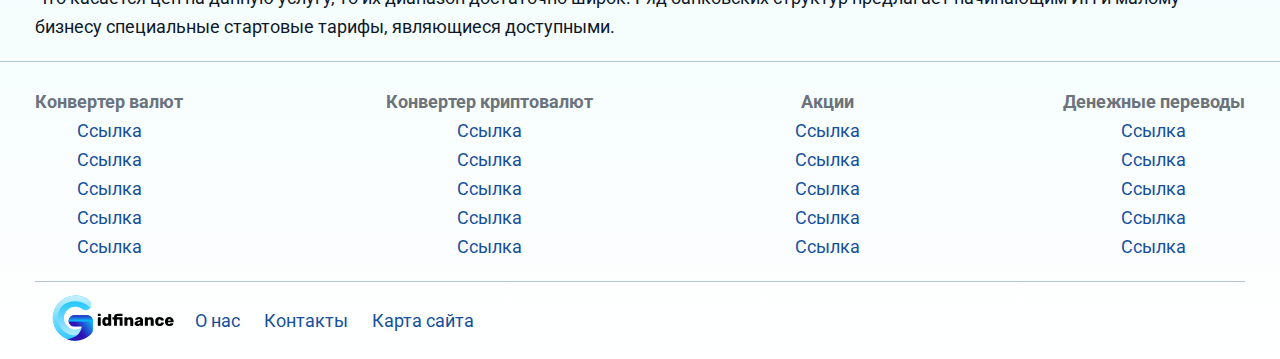
<file: page3-1.html>
<!DOCTYPE html>
<html lang="en">

<head>
    <meta charset="UTF-8">
    <meta name="viewport" content="width=device-width, initial-scale=1.0">
    <meta http-equiv="X-UA-Compatible" content="ie=edge">
    <title>Document</title>
    <link rel="stylesheet" href="css/reset.css">
    <link rel="preconnect" href="https://fonts.googleapis.com">
    <link rel="preconnect" href="https://fonts.gstatic.com" crossorigin>
    <link href="https://fonts.googleapis.com/css2?family=Roboto:wght@400;700&display=swap" rel="stylesheet">
    <link rel="stylesheet" href="css/jquery.formstyler.theme.css">
    <link rel="stylesheet" href="css/jquery.formstyler.css">
    <link rel="stylesheet" href="css/style.css">
    <link rel="stylesheet" href="css/media.css">
</head>

<body>
    <header class="header">
        <ul class="marquee">
            <li class="marquee__item">
                <div class="marquee__item-flex">
                    <a href="#">S&P 500</a>
                    <p class="marquee__price"> $40 661,36 </p>
                    <p class="marquee__up"> +0,77% </p>
                </div>
            </li>
            <li class="marquee__item">
                <div class="marquee__item-flex">
                    <a href="#">Dow Jones</a>
                    <p class="marquee__price"> $40 661,36 </p>
                    <p class="marquee__up"> +0,77% </p>
                </div>
            </li>
            <li class="marquee__item">
                <div class="marquee__item-flex">
                    <a href="#">Nasdaq</a>
                    <p class="marquee__price"> $40 661,36 </p>
                    <p class="marquee__down"> +0,77% </p>
                </div>
            </li>
            <li class="marquee__item">
                <div class="marquee__item-flex">
                    <a href="#">BTC/USD</a>
                    <p class="marquee__price"> $40 661,36 </p>
                    <p class="marquee__up"> +0,77% </p>
                </div>
            </li>
            <li class="marquee__item">
                <div class="marquee__item-flex">
                    <a href="#">AAPL</a>
                    <p class="marquee__price"> $40 661,36 </p>
                    <p class="marquee__down"> +0,77% </p>
                </div>
            </li>
            <li class="marquee__item">
                <div class="marquee__item-flex">
                    <a href="#">TSLA</a>
                    <p class="marquee__price"> $40 661,36 </p>
                    <p class="marquee__up"> +0,77% </p>
                </div>
            </li>
            <li class="marquee__item">
                <div class="marquee__item-flex">
                    <a href="#">ETH/USD</a>
                    <p class="marquee__price"> $40 661,36 </p>
                    <p class="marquee__down"> +0,77% </p>
                </div>
            </li>
            <li class="marquee__item">
                <div class="marquee__item-flex">
                    <a href="#">BABA</a>
                    <p class="marquee__price"> $40 661,36 </p>
                    <p class="marquee__up"> +0,77% </p>
                </div>
            </li>
            <li class="marquee__item">
                <div class="marquee__item-flex">
                    <a href="#">AMD</a>
                    <p class="marquee__price"> $40 661,36 </p>
                    <p class="marquee__down"> +0,77% </p>
                </div>
            </li>
            <li class="marquee__item">
                <div class="marquee__item-flex">
                    <a href="#">⦁ BTC/EUR </a>
                    <p class="marquee__price"> $40 661,36 </p>
                    <p class="marquee__up"> +0,77% </p>
                </div>
            </li>
            <li class="marquee__item">
                <div class="marquee__item-flex">
                    <a href="#">AMZN</a>
                    <p class="marquee__price"> $40 661,36 </p>
                    <p class="marquee__down"> +0,77% </p>
                </div>
            </li>
            <li class="marquee__item">
                <div class="marquee__item-flex">
                    <a href="#">GOOGL</a>
                    <p class="marquee__price"> $40 661,36 </p>
                    <p class="marquee__up"> +0,77% </p>
                </div>
            </li>
            <li class="marquee__item">
                <div class="marquee__item-flex">
                    <a href="#">FB</a>
                    <p class="marquee__price"> $40 661,36 </p>
                    <p class="marquee__down"> +0,77% </p>
                </div>
            </li>
            <li class="marquee__item">
                <div class="marquee__item-flex">
                    <a href="#">ETH/EUR</a>
                    <p class="marquee__price"> $40 661,36 </p>
                    <p class="marquee__up"> +0,77% </p>
                </div>
            </li>
            <li class="marquee__item">
                <div class="marquee__item-flex">
                    <a href="#">NFLX</a>
                    <p class="marquee__price"> $40 661,36 </p>
                    <p class="marquee__down"> +0,77% </p>
                </div>
            </li>
            <li class="marquee__item">
                <div class="marquee__item-flex">
                    <a href="#">EUR/USD</a>
                    <p class="marquee__price"> $40 661,36 </p>
                    <p class="marquee__up"> +0,77% </p>
                </div>
            </li>
            <li class="marquee__item">
                <div class="marquee__item-flex">
                    <a href="#">GOLD</a>
                    <p class="marquee__price"> $40 661,36 </p>
                    <p class="marquee__down"> +0,77% </p>
                </div>
            </li>
            <li class="marquee__item">
                <div class="marquee__item-flex">
                    <a href="#">USD/EUR</a>
                    <p class="marquee__price"> $40 661,36 </p>
                    <p class="marquee__up"> +0,77% </p>
                </div>
            </li>
        </ul>
        </div>
        <div class="header__inner">
            <div class="header__logo">
                <img class="logo" src="images/logo.svg" alt="">
            </div>
            <div class="header__menu">
                <nav class="menu">
                    <ul class="menu__list">
                        <li class="menu__list-item">
                            <a class="menu__list-link" href="#">
                                Конвертер валют
                            </a>
                        </li>
                        <li class="menu__list-item">
                            <a class="menu__list-link" href="#">
                                Акции
                            </a>
                            <ul class="submenu__list">
                                <li class="submenu__list-item">
                                    <a class="submenu__list-link" href="#">
                                        Российские акции
                                    </a>
                                </li>
                                <li class="submenu__list-item">
                                    <a class="submenu__list-link" href="#">
                                        Euro Stoxx 50
                                    </a>
                                </li>
                                <li class="submenu__list-item">
                                    <a class="submenu__list-link" href="#">
                                        Dow Jones
                                    </a>
                                </li>
                                <li class="submenu__list-item">
                                    <a class="submenu__list-link" href="#">
                                        Nasdaq 100
                                    </a>
                                </li>
                                <li class="submenu__list-item">
                                    <a class="submenu__list-link" href="#">
                                        S&P 500
                                    </a>
                                </li>
                                <li class="submenu__list-item">
                                    <a class="submenu__list-link" href="#">
                                        Все акции
                                    </a>
                                </li>
                            </ul>
                        </li>
                        <li class="menu__list-item">
                            <a class="menu__list-link" href="#">
                                Курс криптовалют
                            </a>
                            <ul class="submenu__list">
                                <li class="submenu__list-item">
                                    <a class="submenu__list-link" href="#">
                                        Bitcoin
                                    </a>
                                </li>
                                <li class="submenu__list-item">
                                    <a class="submenu__list-link" href="#">
                                        Ethereum
                                    </a>
                                </li>
                                <li class="submenu__list-item">
                                    <a class="submenu__list-link" href="#">
                                        Все криптовалюты
                                    </a>
                                </li>
                            </ul>
                        </li>
                        <li class="menu__list-item">
                            <a class="menu__list-link" href="#">
                                Курсы металлов
                            </a>
                            <ul class="submenu__list">
                                <li class="submenu__list-item">
                                    <a class="submenu__list-link" href="#">
                                        Курс золота к USD
                                    </a>
                                </li>
                                <li class="submenu__list-item">
                                    <a class="submenu__list-link" href="#">
                                        Курс золота к EUR
                                    </a>
                                </li>
                                <li class="submenu__list-item">
                                    <a class="submenu__list-link" href="#">
                                        Курс золота к {Местной валюте}
                                    </a>
                                </li>
                                <li class="submenu__list-item">
                                    <a class="submenu__list-link" href="#">
                                        Курс серебра к USD
                                    </a>
                                </li>
                                <li class="submenu__list-item">
                                    <a class="submenu__list-link" href="#">
                                        Курс серебра к EUR
                                    </a>
                                </li>
                                <li class="submenu__list-item">
                                    <a class="submenu__list-link" href="#">
                                        Курс серебра к {Местной валюте}
                                    </a>
                                </li>
                            </ul>
                        </li>
                        <li class="menu__list-item">
                            <a class="menu__list-link" href="#">
                                Отправить деньги
                            </a>
                        </li>
                    </ul>
                </nav>
            </div>
            <ul class="menu-mobile__list">
                <li class="menu-mobile__item">
                    <a class="menu-mobile__link" href="#">Конвертер валют</a>
                </li>
                <li class="menu-mobile__item">
                    <a class="menu-mobile__link" href="#">Акции</a>
                </li>
                <li class="menu-mobile__item">
                    <a class="menu-mobile__link" href="#">Курс криптовалют</a>
                </li>
                <li class="menu-mobile__item">
                    <a class="menu-mobile__link" href="#">Курсы металлов</a>
                </li>
                <li class="menu-mobile__item">
                    <a class="menu-mobile__link" href="#">Отправить деньги</a>
                </li>
            </ul>
            <div class="header__lang">
                <button class="menu-btn">
                    <div class="menu-btn__line"></div>
                    <div class="menu-btn__line"></div>
                    <div class="menu-btn__line"></div>
                </button>
                <ul class="header__lang-list">
                    <li class="header__lang-list__item">
                        <div class="header__lang-list__item-inner">
                            <a class="header__lang-link" href="#">
                                <img class="header__lang-img" src="images/flag-gbr.png" alt="">
                            </a>
                            <div class="header__lang-arrow">
                                <img class="header__lang-arrow__img" src="images/icons8-свернуть-24.png" alt="">
                            </div>
                        </div>
                        <ul class="header__lang-sublist ">
                            <li class="header__lang-sublist__item">
                                <a class="header__lang-sublink" href="#">
                                    <img src="images/flag-eur.png" alt="">
                                    <p> Deutsch </p>
                                </a>
                            </li>
                            <li class="header__lang-sublist__item">
                                <a class="header__lang-sublink" href="#">
                                    <img src="images/flag-kzt.png" alt="">
                                    <p> English </p>
                                </a>
                            </li>
                            <li class="header__lang-sublist__item">
                                <a class="header__lang-sublink" href="#">
                                    <img src="images/flag-russia.png" alt="">
                                    <p> Español </p>
                                </a>
                            </li>
                            <li class="header__lang-sublist__item">
                                <a class="header__lang-sublink" href="#">
                                    <img src="images/flag-uah.png" alt="">
                                    <p> Français </p>
                                </a>
                            </li>
                            <li class="header__lang-sublist__item">
                                <a class="header__lang-sublink" href="#">
                                    <img src="images/flag-usd.png" alt="">
                                    <p> Polski </p>
                                </a>
                            </li>
                            <li class="header__lang-sublist__item">
                                <a class="header__lang-sublink" href="#">
                                    <img src="images/flag-russia.png" alt="">
                                    <p> Română </p>
                                </a>
                            </li>
                            <li class="header__lang-sublist__item">
                                <a class="header__lang-sublink" href="#">
                                    <img src="images/flag-gbr.png" alt="">
                                    <p>Русский</p>
                                </a>
                            </li>
                        </ul>
                    </li>
                </ul>
            </div>
        </div>
    </header>
    <section class="stock">
        <div class="container">
            <h1 class="stock__title">
                Курс акций онлайн
            </h1>
            <p class="stock__text">
                Акция — это маленькая доля в компании. Рыночная стоимость компании равна стоимости
                всех её акций. На Snowcredit.ru вы сможете найти актуальные котировки акций ведущих российских и
                иностранных
                компаний с указанием цены, объема торгов, изменений за день и доходности.
            </p>
            <p class="conversion__info">
                Information updates: Thursday, 10.02.2022 10:50
            </p>
            <div class="table">
                <div class="table__item">
                    <a class="ticker" href="#" style="background-image: url(images/icons8-сортировка-ответов-20.png)">
                        Тикер
                    </a>
                    <a class="price" href="#" style="background-image: url(images/icons8-сортировка-ответов-20.png)">
                        Цена
                    </a>
                    <a class="trading" href="#" style="background-image: url(images/icons8-сортировка-ответов-20.png)">
                        Объем торгов
                    </a>
                    <a class="change" href="#" style="background-image: url(images/icons8-сортировка-ответов-20.png)">
                        Изм. за день
                    </a>
                    <a class="profit" href="#" style="background-image: url(images/icons8-сортировка-ответов-20.png)">
                        Доходность с начала года
                    </a>
                </div>
                <div class="table__item">
                    <div class="stock-title">
                        <div class="stock-title__img">
                            <img src="images/RU_SBER.png" alt="">
                        </div>
                        <div class="stock-title__info">
                            <a href="#">
                                ПАО «Газпром»
                            </a>
                            <p>GAZP.ME</p>
                        </div>
                    </div>
                    <p class="stock-price">
                        321.67 ₽
                    </p>
                    <p class="stock-price none">
                        38.3 млрд
                    </p>
                    <p class="change-up">
                        1.02 %
                    </p>
                    <p class="change-down">
                        -6.47%
                    </p>
                    <div class="table-btn">
                        <a href="#" rel="nofollow"> Инвестировать</a>
                    </div>
                </div>
                <div class="table__item">
                    <div class="stock-title">
                        <div class="stock-title__img">
                            <img src="images/RU_SBER.png" alt="">
                        </div>
                        <div class="stock-title__info">
                            <a href="#">
                                ПАО «Газпром»
                            </a>
                            <p>GAZP.ME</p>
                        </div>
                    </div>
                    <p class="stock-price">
                        321.67 ₽
                    </p>
                    <p class="stock-price none">
                        38.3 млрд
                    </p>
                    <p class="change-up">
                        1.02 %
                    </p>
                    <p class="change-down">
                        -6.47%
                    </p>
                    <div class="table-btn">
                        <a href="#" rel="nofollow"> Инвестировать</a>
                    </div>
                </div>
                <div class="table__item">
                    <div class="stock-title">
                        <div class="stock-title__img">
                            <img src="images/abroad.png" alt="">
                        </div>
                        <div class="stock-title__info">
                            <a href="#">
                                ПАО «Газпром»
                            </a>
                            <p>GAZP.ME</p>
                        </div>
                    </div>
                    <p class="stock-price">
                        321.67 ₽
                    </p>
                    <p class="stock-price none">
                        38.3 млрд
                    </p>
                    <p class="change-up">
                        1.02 %
                    </p>
                    <p class="change-down">
                        -6.47%
                    </p>
                    <div class="table-btn">
                        <a href="#" rel="nofollow"> Инвестировать</a>
                    </div>
                </div>
                <div class="table__item">
                    <div class="stock-title">
                        <div class="stock-title__img">
                            <img src="images/other-st.png" alt="">
                        </div>
                        <div class="stock-title__info">
                            <a href="#">
                                ПАО «Газпром»
                            </a>
                            <p>GAZP.ME</p>
                        </div>
                    </div>
                    <p class="stock-price">
                        321.67 ₽
                    </p>
                    <p class="stock-price none">
                        38.3 млрд
                    </p>
                    <p class="change-up">
                        1.02 %
                    </p>
                    <p class="change-down">
                        -6.47%
                    </p>
                    <div class="table-btn">
                        <a href="#" rel="nofollow"> Инвестировать</a>
                    </div>
                </div>
                <div class="table__item">
                    <div class="stock-title">
                        <div class="stock-title__img">
                            <img src="images/abroad.png" alt="">
                        </div>
                        <div class="stock-title__info">
                            <a href="#">
                                ПАО «Газпром»
                            </a>
                            <p>GAZP.ME</p>
                        </div>
                    </div>
                    <p class="stock-price">
                        321.67 ₽
                    </p>
                    <p class="stock-price none">
                        38.3 млрд
                    </p>
                    <p class="change-up">
                        1.02 %
                    </p>
                    <p class="change-down">
                        -6.47%
                    </p>
                    <div class="table-btn">
                        <a href="#" rel="nofollow"> Инвестировать</a>
                    </div>
                </div>
                <div class="table__item">
                    <div class="stock-title">
                        <div class="stock-title__img">
                            <img src="images/abroad.png" alt="">
                        </div>
                        <div class="stock-title__info">
                            <a href="#">
                                ПАО «Газпром»
                            </a>
                            <p>GAZP.ME</p>
                        </div>
                    </div>
                    <p class="stock-price">
                        321.67 ₽
                    </p>
                    <p class="stock-price none">
                        38.3 млрд
                    </p>
                    <p class="change-up">
                        1.02 %
                    </p>
                    <p class="change-down">
                        -6.47%
                    </p>
                    <div class="table-btn">
                        <a href="#" rel="nofollow"> Инвестировать</a>
                    </div>
                </div>
                <div class="table__item">
                    <div class="stock-title">
                        <div class="stock-title__img">
                            <img src="images/other-st.png" alt="">
                        </div>
                        <div class="stock-title__info">
                            <a href="#">
                                ПАО «Газпром»
                            </a>
                            <p>GAZP.ME</p>
                        </div>
                    </div>
                    <p class="stock-price">
                        321.67 ₽
                    </p>
                    <p class="stock-price none">
                        38.3 млрд
                    </p>
                    <p class="change-up">
                        1.02 %
                    </p>
                    <p class="change-down">
                        -6.47%
                    </p>
                    <div class="table-btn">
                        <a href="#" rel="nofollow"> Инвестировать</a>
                    </div>
                </div>
                <div class="table__item">
                    <div class="stock-title">
                        <div class="stock-title__img">
                            <img src="images/RU_SBER.png" alt="">
                        </div>
                        <div class="stock-title__info">
                            <a href="#">
                                ПАО «Газпром»
                            </a>
                            <p>GAZP.ME</p>
                        </div>
                    </div>
                    <p class="stock-price">
                        321.67 ₽
                    </p>
                    <p class="stock-price none">
                        38.3 млрд
                    </p>
                    <p class="change-up">
                        1.02 %
                    </p>
                    <p class="change-down">
                        -6.47%
                    </p>
                    <div class="table-btn">
                        <a href="#" rel="nofollow"> Инвестировать</a>
                    </div>
                </div>
            </div>
            <div class="table__btn">
                <button>
                    Показать ещё
                </button>
            </div>
        </div>
    </section>
    <section class="bottom-info">
        <div class="container">
            <h2 class="bottom-info__title">
                Тестовый текст
            </h2>
            <p class="bottom-info__text">
                Расчётный счет является обязательным для обществ с ограниченной ответственностью, в то время как ИП
                могут вовсе его не открывать. Однако его необходимость заключается в том, что ведение деятельности
                станет невозможным при отсутствии банковского сопровождения.
                <br>
                О ведении масштабного бизнеса без подключения РКО не может быть и речи. Это связано с действующим
                законодательством, которое определяет невозможность сделок наличными суммой более ста тысяч рублей. Если
                вам необходимо совершить сделку на более крупную сумму с последующим ее переводом партнёру, то данный
                перевод можно осуществить только через банк.
                <br>
                Выгоды, которые получают бизнесмены от расчётного счета:
                <br>
                <ol>
                    <li>
                        расширение списка потенциальных контрагентов;
                    </li>
                    <li>
                        подключение к эквайрингу;
                    </li>
                    <li>
                        доступ к онлайн-банкингу с облачными бухгалтерскими сервисами;
                    </li>
                    <li>
                        упрощение процесса ведения учета;
                    </li>
                    <li>
                        доступ к разнообразным банковским услугам.
                    </li>
                </ol>
                Что касается цен на данную услугу, то их диапазон достаточно широк. Ряд банковских структур предлагает
                начинающим ИП и малому бизнесу специальные стартовые тарифы, являющиеся доступными.
            </p>
        </div>
    </section>
    <footer class="footer">
        <div class="container">
            <nav class="footer-menu">
                <ul class="footer-menu__list">
                    <li class="footer-menu__list-item">
                        <h5 class="footer-menu__list-title">
                            Конвертер валют
                        </h5>
                    </li>
                    <li class="footer-menu__list-item">
                        <a class="footer-menu__list-item__link" href="#">
                            Ссылка
                        </a>
                    </li>
                    <li class="footer-menu__list-item">
                        <a class="footer-menu__list-item__link" href="#">
                            Ссылка
                        </a>
                    </li>
                    <li class="footer-menu__list-item">
                        <a class="footer-menu__list-item__link" href="#">
                            Ссылка
                        </a>
                    </li>
                    <li class="footer-menu__list-item">
                        <a class="footer-menu__list-item__link" href="#">
                            Ссылка
                        </a>
                    </li>
                    <li class="footer-menu__list-item">
                        <a class="footer-menu__list-item__link" href="#">
                            Ссылка
                        </a>
                    </li>
                </ul>
                <ul class="footer-menu__list">
                    <li class="footer-menu__list-item">
                        <h5 class="footer-menu__list-title">
                            Конвертер криптовалют
                        </h5>
                    </li>
                    <li class="footer-menu__list-item">
                        <a class="footer-menu__list-item__link" href="#">
                            Ссылка
                        </a>
                    </li>
                    <li class="footer-menu__list-item">
                        <a class="footer-menu__list-item__link" href="#">
                            Ссылка
                        </a>
                    </li>
                    <li class="footer-menu__list-item">
                        <a class="footer-menu__list-item__link" href="#">
                            Ссылка
                        </a>
                    </li>
                    <li class="footer-menu__list-item">
                        <a class="footer-menu__list-item__link" href="#">
                            Ссылка
                        </a>
                    </li>
                    <li class="footer-menu__list-item">
                        <a class="footer-menu__list-item__link" href="#">
                            Ссылка
                        </a>
                    </li>
                </ul>
                <ul class="footer-menu__list">
                    <li class="footer-menu__list-item">
                        <h5 class="footer-menu__list-title">
                            Акции
                        </h5>
                    </li>
                    <li class="footer-menu__list-item">
                        <a class="footer-menu__list-item__link" href="#">
                            Ссылка
                        </a>
                    </li>
                    <li class="footer-menu__list-item">
                        <a class="footer-menu__list-item__link" href="#">
                            Ссылка
                        </a>
                    </li>
                    <li class="footer-menu__list-item">
                        <a class="footer-menu__list-item__link" href="#">
                            Ссылка
                        </a>
                    </li>
                    <li class="footer-menu__list-item">
                        <a class="footer-menu__list-item__link" href="#">
                            Ссылка
                        </a>
                    </li>
                    <li class="footer-menu__list-item">
                        <a class="footer-menu__list-item__link" href="#">
                            Ссылка
                        </a>
                    </li>
                </ul>
                <ul class="footer-menu__list">
                    <li class="footer-menu__list-item">
                        <h5 class="footer-menu__list-title">
                            Денежные переводы
                        </h5>
                    </li>
                    <li class="footer-menu__list-item">
                        <a class="footer-menu__list-item__link" href="#">
                            Ссылка
                        </a>
                    </li>
                    <li class="footer-menu__list-item">
                        <a class="footer-menu__list-item__link" href="#">
                            Ссылка
                        </a>
                    </li>
                    <li class="footer-menu__list-item">
                        <a class="footer-menu__list-item__link" href="#">
                            Ссылка
                        </a>
                    </li>
                    <li class="footer-menu__list-item">
                        <a class="footer-menu__list-item__link" href="#">
                            Ссылка
                        </a>
                    </li>
                    <li class="footer-menu__list-item">
                        <a class="footer-menu__list-item__link" href="#">
                            Ссылка
                        </a>
                    </li>
                </ul>
            </nav>
            <div class="footer-bottom">
                <div class="header__logo">
                    <img class="logo" src="images/logo.svg" alt="">
                </div>
                <nav>
                    <ul class="footer-bottom__menu">
                        <li class="footer-bottom__menu-item">
                            <a class="footer-bottom__menu-link" href="#">
                                О нас
                            </a>
                        </li>
                        <li class="footer-bottom__menu-item">
                            <a class="footer-bottom__menu-link" href="#">
                                Контакты
                            </a>
                        </li>
                        <li class="footer-bottom__menu-item">
                            <a class="footer-bottom__menu-link" href="#">
                                Карта сайта
                            </a>
                        </li>
                    </ul>
                </nav>
            </div>
        </div>
        <div class="warning warning--active">
            <p class="warning__text">
                Мы используем файлы cookie. Пожалуйста, примите <a href="#">политику конфиденциальности</a>
            </p>
            <button class="warning__apply" type="button">Принять</button>
        </div>
    </footer>



    <script src=" https://ajax.googleapis.com/ajax/libs/jquery/3.4.1/jquery.min.js"> </script>
    <script src="js/jquery.formstyler.min.js"></script>
    <script src="js/jquery.marquee.min.js"></script>
    <script src="js/main.js"></script>
</body>

</html>
</file>
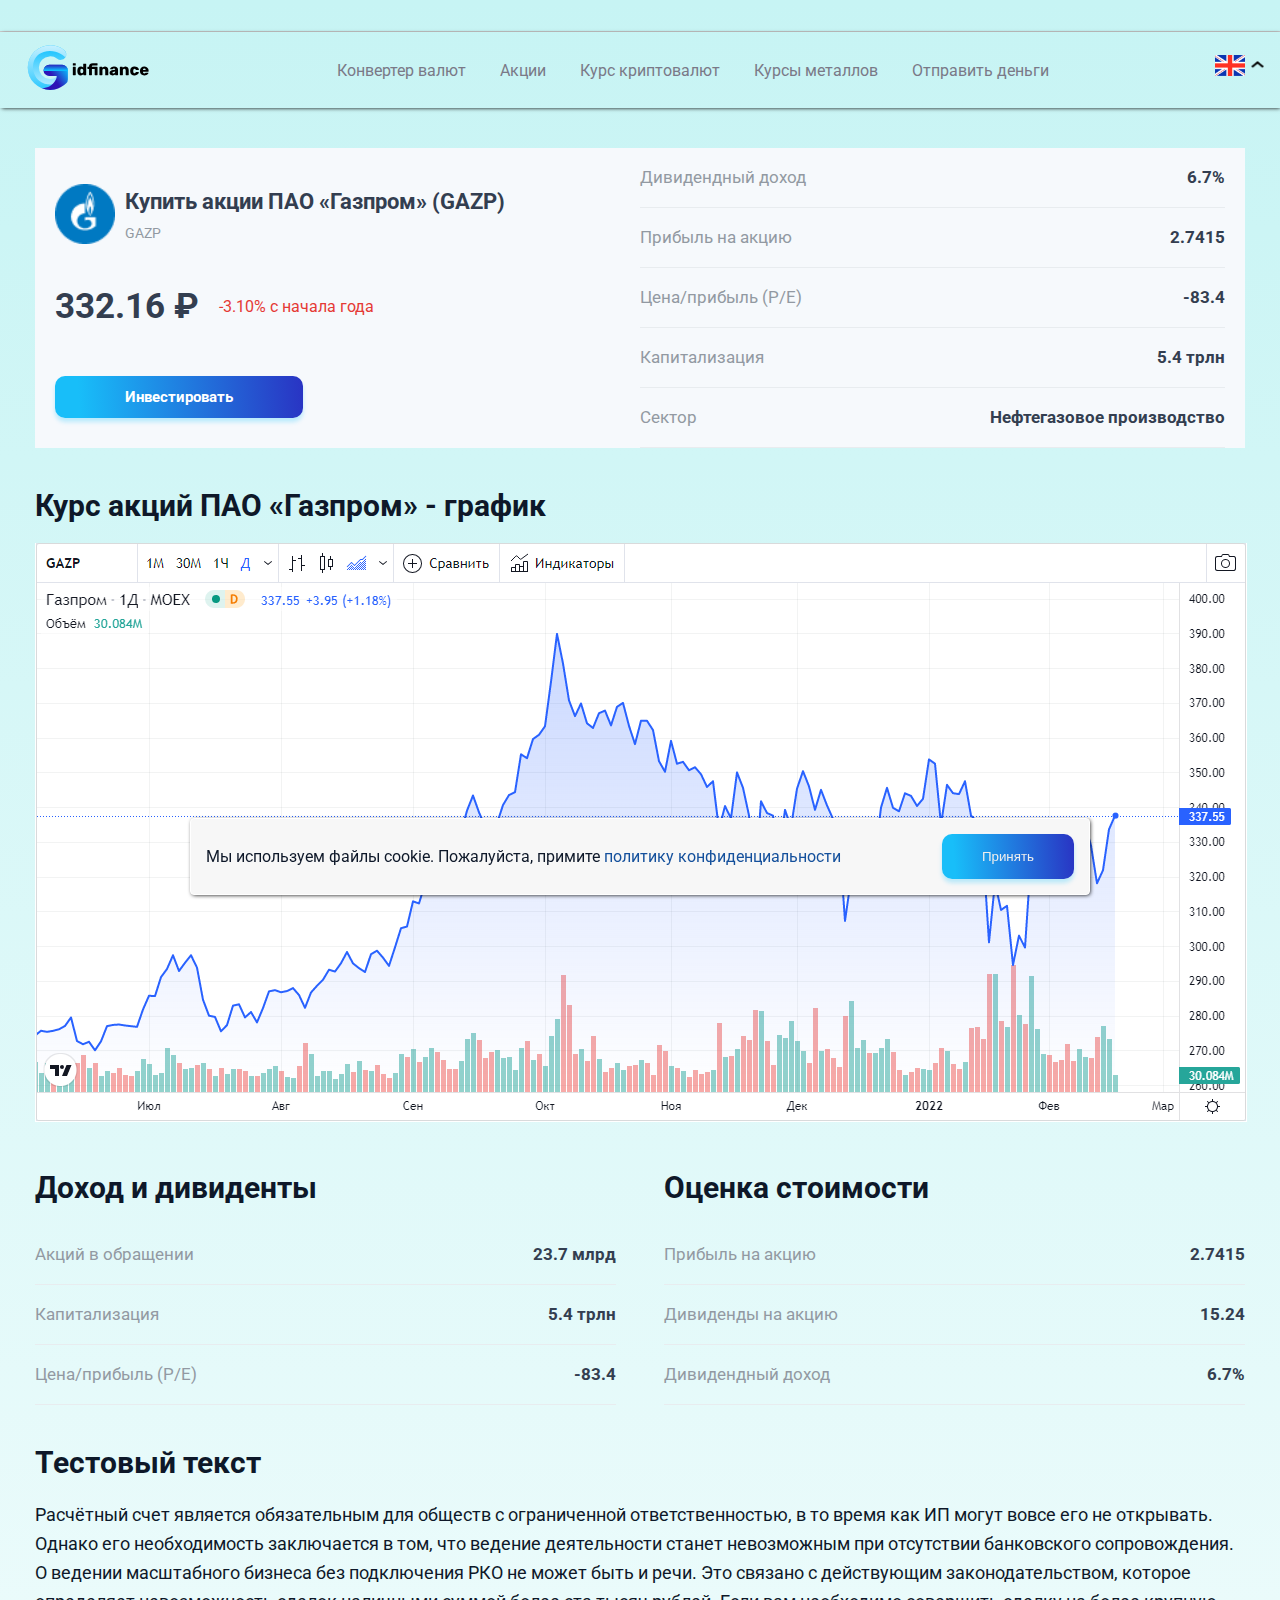
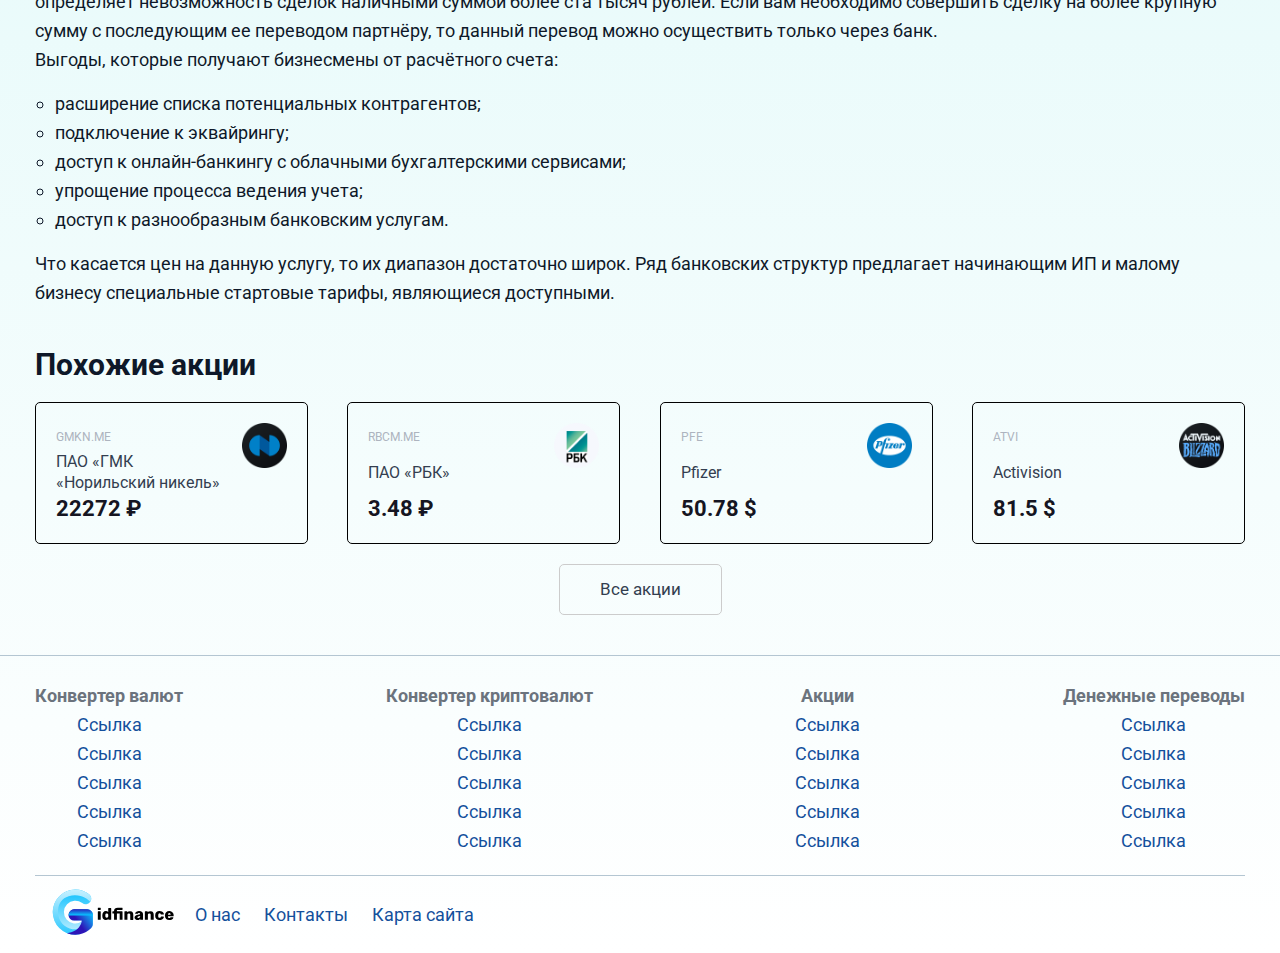
<file: page3-2.html>
<!DOCTYPE html>
<html lang="en">

<head>
    <meta charset="UTF-8">
    <meta name="viewport" content="width=device-width, initial-scale=1.0">
    <meta http-equiv="X-UA-Compatible" content="ie=edge">
    <title>Document</title>
    <link rel="stylesheet" href="css/reset.css">
    <link rel="preconnect" href="https://fonts.googleapis.com">
    <link rel="preconnect" href="https://fonts.gstatic.com" crossorigin>
    <link href="https://fonts.googleapis.com/css2?family=Roboto:wght@400;700&display=swap" rel="stylesheet">
    <link rel="stylesheet" href="css/jquery.formstyler.theme.css">
    <link rel="stylesheet" href="css/jquery.formstyler.css">
    <link rel="stylesheet" href="css/style.css">
    <link rel="stylesheet" href="css/media.css">
</head>

<body>
    <header class="header">
        <ul class="marquee">
            <li class="marquee__item">
                <div class="marquee__item-flex">
                    <a href="#">S&P 500</a>
                    <p class="marquee__price"> $40 661,36 </p>
                    <p class="marquee__up"> +0,77% </p>
                </div>
            </li>
            <li class="marquee__item">
                <div class="marquee__item-flex">
                    <a href="#">Dow Jones</a>
                    <p class="marquee__price"> $40 661,36 </p>
                    <p class="marquee__up"> +0,77% </p>
                </div>
            </li>
            <li class="marquee__item">
                <div class="marquee__item-flex">
                    <a href="#">Nasdaq</a>
                    <p class="marquee__price"> $40 661,36 </p>
                    <p class="marquee__down"> +0,77% </p>
                </div>
            </li>
            <li class="marquee__item">
                <div class="marquee__item-flex">
                    <a href="#">BTC/USD</a>
                    <p class="marquee__price"> $40 661,36 </p>
                    <p class="marquee__up"> +0,77% </p>
                </div>
            </li>
            <li class="marquee__item">
                <div class="marquee__item-flex">
                    <a href="#">AAPL</a>
                    <p class="marquee__price"> $40 661,36 </p>
                    <p class="marquee__down"> +0,77% </p>
                </div>
            </li>
            <li class="marquee__item">
                <div class="marquee__item-flex">
                    <a href="#">TSLA</a>
                    <p class="marquee__price"> $40 661,36 </p>
                    <p class="marquee__up"> +0,77% </p>
                </div>
            </li>
            <li class="marquee__item">
                <div class="marquee__item-flex">
                    <a href="#">ETH/USD</a>
                    <p class="marquee__price"> $40 661,36 </p>
                    <p class="marquee__down"> +0,77% </p>
                </div>
            </li>
            <li class="marquee__item">
                <div class="marquee__item-flex">
                    <a href="#">BABA</a>
                    <p class="marquee__price"> $40 661,36 </p>
                    <p class="marquee__up"> +0,77% </p>
                </div>
            </li>
            <li class="marquee__item">
                <div class="marquee__item-flex">
                    <a href="#">AMD</a>
                    <p class="marquee__price"> $40 661,36 </p>
                    <p class="marquee__down"> +0,77% </p>
                </div>
            </li>
            <li class="marquee__item">
                <div class="marquee__item-flex">
                    <a href="#">⦁ BTC/EUR </a>
                    <p class="marquee__price"> $40 661,36 </p>
                    <p class="marquee__up"> +0,77% </p>
                </div>
            </li>
            <li class="marquee__item">
                <div class="marquee__item-flex">
                    <a href="#">AMZN</a>
                    <p class="marquee__price"> $40 661,36 </p>
                    <p class="marquee__down"> +0,77% </p>
                </div>
            </li>
            <li class="marquee__item">
                <div class="marquee__item-flex">
                    <a href="#">GOOGL</a>
                    <p class="marquee__price"> $40 661,36 </p>
                    <p class="marquee__up"> +0,77% </p>
                </div>
            </li>
            <li class="marquee__item">
                <div class="marquee__item-flex">
                    <a href="#">FB</a>
                    <p class="marquee__price"> $40 661,36 </p>
                    <p class="marquee__down"> +0,77% </p>
                </div>
            </li>
            <li class="marquee__item">
                <div class="marquee__item-flex">
                    <a href="#">ETH/EUR</a>
                    <p class="marquee__price"> $40 661,36 </p>
                    <p class="marquee__up"> +0,77% </p>
                </div>
            </li>
            <li class="marquee__item">
                <div class="marquee__item-flex">
                    <a href="#">NFLX</a>
                    <p class="marquee__price"> $40 661,36 </p>
                    <p class="marquee__down"> +0,77% </p>
                </div>
            </li>
            <li class="marquee__item">
                <div class="marquee__item-flex">
                    <a href="#">EUR/USD</a>
                    <p class="marquee__price"> $40 661,36 </p>
                    <p class="marquee__up"> +0,77% </p>
                </div>
            </li>
            <li class="marquee__item">
                <div class="marquee__item-flex">
                    <a href="#">GOLD</a>
                    <p class="marquee__price"> $40 661,36 </p>
                    <p class="marquee__down"> +0,77% </p>
                </div>
            </li>
            <li class="marquee__item">
                <div class="marquee__item-flex">
                    <a href="#">USD/EUR</a>
                    <p class="marquee__price"> $40 661,36 </p>
                    <p class="marquee__up"> +0,77% </p>
                </div>
            </li>
        </ul>
        </div>
        <div class="header__inner">
            <div class="header__logo">
                <img class="logo" src="images/logo.svg" alt="">
            </div>
            <div class="header__menu">
                <nav class="menu">
                    <ul class="menu__list">
                        <li class="menu__list-item">
                            <a class="menu__list-link" href="#">
                                Конвертер валют
                            </a>
                        </li>
                        <li class="menu__list-item">
                            <a class="menu__list-link" href="#">
                                Акции
                            </a>
                            <ul class="submenu__list">
                                <li class="submenu__list-item">
                                    <a class="submenu__list-link" href="#">
                                        Российские акции
                                    </a>
                                </li>
                                <li class="submenu__list-item">
                                    <a class="submenu__list-link" href="#">
                                        Euro Stoxx 50
                                    </a>
                                </li>
                                <li class="submenu__list-item">
                                    <a class="submenu__list-link" href="#">
                                        Dow Jones
                                    </a>
                                </li>
                                <li class="submenu__list-item">
                                    <a class="submenu__list-link" href="#">
                                        Nasdaq 100
                                    </a>
                                </li>
                                <li class="submenu__list-item">
                                    <a class="submenu__list-link" href="#">
                                        S&P 500
                                    </a>
                                </li>
                                <li class="submenu__list-item">
                                    <a class="submenu__list-link" href="#">
                                        Все акции
                                    </a>
                                </li>
                            </ul>
                        </li>
                        <li class="menu__list-item">
                            <a class="menu__list-link" href="#">
                                Курс криптовалют
                            </a>
                            <ul class="submenu__list">
                                <li class="submenu__list-item">
                                    <a class="submenu__list-link" href="#">
                                        Bitcoin
                                    </a>
                                </li>
                                <li class="submenu__list-item">
                                    <a class="submenu__list-link" href="#">
                                        Ethereum
                                    </a>
                                </li>
                                <li class="submenu__list-item">
                                    <a class="submenu__list-link" href="#">
                                        Все криптовалюты
                                    </a>
                                </li>
                            </ul>
                        </li>
                        <li class="menu__list-item">
                            <a class="menu__list-link" href="#">
                                Курсы металлов
                            </a>
                            <ul class="submenu__list">
                                <li class="submenu__list-item">
                                    <a class="submenu__list-link" href="#">
                                        Курс золота к USD
                                    </a>
                                </li>
                                <li class="submenu__list-item">
                                    <a class="submenu__list-link" href="#">
                                        Курс золота к EUR
                                    </a>
                                </li>
                                <li class="submenu__list-item">
                                    <a class="submenu__list-link" href="#">
                                        Курс золота к {Местной валюте}
                                    </a>
                                </li>
                                <li class="submenu__list-item">
                                    <a class="submenu__list-link" href="#">
                                        Курс серебра к USD
                                    </a>
                                </li>
                                <li class="submenu__list-item">
                                    <a class="submenu__list-link" href="#">
                                        Курс серебра к EUR
                                    </a>
                                </li>
                                <li class="submenu__list-item">
                                    <a class="submenu__list-link" href="#">
                                        Курс серебра к {Местной валюте}
                                    </a>
                                </li>
                            </ul>
                        </li>
                        <li class="menu__list-item">
                            <a class="menu__list-link" href="#">
                                Отправить деньги
                            </a>
                        </li>
                    </ul>
                </nav>
            </div>
            <ul class="menu-mobile__list">
                <li class="menu-mobile__item">
                    <a class="menu-mobile__link" href="#">Конвертер валют</a>
                </li>
                <li class="menu-mobile__item">
                    <a class="menu-mobile__link" href="#">Акции</a>
                </li>
                <li class="menu-mobile__item">
                    <a class="menu-mobile__link" href="#">Курс криптовалют</a>
                </li>
                <li class="menu-mobile__item">
                    <a class="menu-mobile__link" href="#">Курсы металлов</a>
                </li>
                <li class="menu-mobile__item">
                    <a class="menu-mobile__link" href="#">Отправить деньги</a>
                </li>
            </ul>
            <div class="header__lang">
                <button class="menu-btn">
                    <div class="menu-btn__line"></div>
                    <div class="menu-btn__line"></div>
                    <div class="menu-btn__line"></div>
                </button>
                <ul class="header__lang-list">
                    <li class="header__lang-list__item">
                        <div class="header__lang-list__item-inner">
                            <a class="header__lang-link" href="#">
                                <img class="header__lang-img" src="images/flag-gbr.png" alt="">
                            </a>
                            <div class="header__lang-arrow">
                                <img class="header__lang-arrow__img" src="images/icons8-свернуть-24.png" alt="">
                            </div>
                        </div>
                        <ul class="header__lang-sublist ">
                            <li class="header__lang-sublist__item">
                                <a class="header__lang-sublink" href="#">
                                    <img src="images/flag-eur.png" alt="">
                                    <p> Deutsch </p>
                                </a>
                            </li>
                            <li class="header__lang-sublist__item">
                                <a class="header__lang-sublink" href="#">
                                    <img src="images/flag-kzt.png" alt="">
                                    <p> English </p>
                                </a>
                            </li>
                            <li class="header__lang-sublist__item">
                                <a class="header__lang-sublink" href="#">
                                    <img src="images/flag-russia.png" alt="">
                                    <p> Español </p>
                                </a>
                            </li>
                            <li class="header__lang-sublist__item">
                                <a class="header__lang-sublink" href="#">
                                    <img src="images/flag-uah.png" alt="">
                                    <p> Français </p>
                                </a>
                            </li>
                            <li class="header__lang-sublist__item">
                                <a class="header__lang-sublink" href="#">
                                    <img src="images/flag-usd.png" alt="">
                                    <p> Polski </p>
                                </a>
                            </li>
                            <li class="header__lang-sublist__item">
                                <a class="header__lang-sublink" href="#">
                                    <img src="images/flag-russia.png" alt="">
                                    <p> Română </p>
                                </a>
                            </li>
                            <li class="header__lang-sublist__item">
                                <a class="header__lang-sublink" href="#">
                                    <img src="images/flag-gbr.png" alt="">
                                    <p>Русский</p>
                                </a>
                            </li>
                        </ul>
                    </li>
                </ul>
            </div>
        </div>
    </header>
    <section class="investments">
        <div class="container">
            <div class="investments__inner">
                <div class="investments__left">
                    <div class="investments__left-top">
                        <div class="investments__left-top__item">
                            <img src="images/GAZP.png" alt="">
                        </div>
                        <div class="investments__left-top__item">
                            <h2 class="investments__title">
                                Купить акции ПАО «Газпром» (GAZP)
                            </h2>
                            <p>GAZP</p>
                        </div>
                    </div>
                    <div class="investments-middle">
                        <p class="investments-price">
                            332.16 ₽
                        </p>
                        <p class="investments-exchange">
                            -3.10% с начала года
                        </p>
                    </div>
                    <div class="investments-bottom">
                        <a href="#" rel="nofollow">Инвестировать</a>
                    </div>
                </div>
                <div class="investments__right">
                    <div class="investments__right-item">
                        <p class="investments__right-title">
                            Дивидендный доход
                        </p>
                        <p class="investments__right-text">
                            6.7%
                        </p>
                    </div>
                    <div class="investments__right-item">
                        <p class="investments__right-title">
                            Прибыль на акцию
                        </p>
                        <p class="investments__right-text">
                            2.7415
                        </p>
                    </div>
                    <div class="investments__right-item">
                        <p class="investments__right-title">
                            Цена/прибыль (P/E)
                        </p>
                        <p class="investments__right-text">
                            -83.4
                        </p>
                    </div>
                    <div class="investments__right-item">
                        <p class="investments__right-title">
                            Капитализация
                        </p>
                        <p class="investments__right-text">
                            5.4 трлн
                        </p>
                    </div>
                    <div class="investments__right-item">
                        <p class="investments__right-title">
                            Сектор
                        </p>
                        <p class="investments__right-text">
                            Нефтегазовое производство
                        </p>
                    </div>
                </div>
            </div>
        </div>
    </section>
    <section class="action-chart">
        <div class="container">
            <h2 class="action-chart__title">
                Курс акций ПАО «Газпром» - график
            </h2>
            <img class="action-chart__img" src="images/action.png" alt="">
            <div class="action-chart__info">
                <div class="action-chart__info-item">
                    <h2 class="action-chart__info-title">
                        Доход и дивиденты
                    </h2>
                    <div class="investments__right-item">
                        <p class="investments__right-title">
                            Акций в обращении
                        </p>
                        <p class="investments__right-text">
                            23.7 млрд
                        </p>
                    </div>
                    <div class="investments__right-item">
                        <p class="investments__right-title">
                            Капитализация
                        </p>
                        <p class="investments__right-text">
                            5.4 трлн
                        </p>
                    </div>
                    <div class="investments__right-item">
                        <p class="investments__right-title">
                            Цена/прибыль (P/E)
                        </p>
                        <p class="investments__right-text">
                            -83.4
                        </p>
                    </div>
                </div>
                <div class="action-chart__info-item">
                    <h2 class="action-chart__info-title">
                        Оценка стоимости
                    </h2>
                    <div class="investments__right-item">
                        <p class="investments__right-title">
                            Прибыль на акцию
                        </p>
                        <p class="investments__right-text">
                            2.7415
                        </p>
                    </div>
                    <div class="investments__right-item">
                        <p class="investments__right-title">
                            Дивиденды на акцию
                        </p>
                        <p class="investments__right-text">
                            15.24
                        </p>
                    </div>
                    <div class="investments__right-item">
                        <p class="investments__right-title">
                            Дивидендный доход
                        </p>
                        <p class="investments__right-text">
                            6.7%
                        </p>
                    </div>
                </div>
            </div>
        </div>
    </section>
    <section class="bottom-info">
        <div class="container">
            <h2 class="bottom-info__title">
                Тестовый текст
            </h2>
            <p class="bottom-info__text">
                Расчётный счет является обязательным для обществ с ограниченной ответственностью, в то время как ИП
                могут вовсе его не открывать. Однако его необходимость заключается в том, что ведение деятельности
                станет невозможным при отсутствии банковского сопровождения.
                <br>
                О ведении масштабного бизнеса без подключения РКО не может быть и речи. Это связано с действующим
                законодательством, которое определяет невозможность сделок наличными суммой более ста тысяч рублей. Если
                вам необходимо совершить сделку на более крупную сумму с последующим ее переводом партнёру, то данный
                перевод можно осуществить только через банк.
                <br>
                Выгоды, которые получают бизнесмены от расчётного счета:
                <br>
                <ol>
                    <li>
                        расширение списка потенциальных контрагентов;
                    </li>
                    <li>
                        подключение к эквайрингу;
                    </li>
                    <li>
                        доступ к онлайн-банкингу с облачными бухгалтерскими сервисами;
                    </li>
                    <li>
                        упрощение процесса ведения учета;
                    </li>
                    <li>
                        доступ к разнообразным банковским услугам.
                    </li>
                </ol>
                Что касается цен на данную услугу, то их диапазон достаточно широк. Ряд банковских структур предлагает
                начинающим ИП и малому бизнесу специальные стартовые тарифы, являющиеся доступными.
            </p>
        </div>
    </section>
    <section class="similar">
        <div class="container">
            <h2 class="similar__title">
                Похожие акции
            </h2>
            <div class="similar__inner">
                <div class="similar__item">
                    <div class="similar__item-left">
                        <p class="similar__text">
                            GMKN.ME
                        </p>
                        <p class="similar__item-title">
                            ПАО «ГМК <br> «Норильский никель»
                        </p>
                        <p class="similar__price">
                            22272 ₽
                        </p>
                    </div>
                    <div class="similar__item-right">
                        <img src="images/GMKN.png" alt="">
                    </div>
                </div>
                <div class="similar__item">
                    <div class="similar__item-left">
                        <p class="similar__text">
                            RBCM.ME
                        </p>
                        <p class="similar__item-title">
                            ПАО «РБК»
                        </p>
                        <p class="similar__price">
                            3.48 ₽
                        </p>
                    </div>
                    <div class="similar__item-right">
                        <img src="images/RBCM.png" alt="">
                    </div>
                </div>
                <div class="similar__item">
                    <div class="similar__item-left">
                        <p class="similar__text">
                            PFE
                        </p>
                        <p class="similar__item-title">
                            Pfizer
                        </p>
                        <p class="similar__price">
                            50.78 $
                        </p>
                    </div>
                    <div class="similar__item-right">
                        <img src="images/PFE.png" alt="">
                    </div>
                </div>
                <div class="similar__item">
                    <div class="similar__item-left">
                        <p class="similar__text">
                            ATVI
                        </p>
                        <p class="similar__item-title">
                            Activision
                        </p>
                        <p class="similar__price">
                            81.5 $
                        </p>
                    </div>
                    <div class="similar__item-right">
                        <img src="images/ATVI.png" alt="">
                    </div>
                </div>
            </div>
            <div class="similar__btn">
                <a href="#">
                    Все акции
                </a>
            </div>
        </div>
    </section>
    <footer class="footer">
        <div class="container">
            <nav class="footer-menu">
                <ul class="footer-menu__list">
                    <li class="footer-menu__list-item">
                        <h5 class="footer-menu__list-title">
                            Конвертер валют
                        </h5>
                    </li>
                    <li class="footer-menu__list-item">
                        <a class="footer-menu__list-item__link" href="#">
                            Ссылка
                        </a>
                    </li>
                    <li class="footer-menu__list-item">
                        <a class="footer-menu__list-item__link" href="#">
                            Ссылка
                        </a>
                    </li>
                    <li class="footer-menu__list-item">
                        <a class="footer-menu__list-item__link" href="#">
                            Ссылка
                        </a>
                    </li>
                    <li class="footer-menu__list-item">
                        <a class="footer-menu__list-item__link" href="#">
                            Ссылка
                        </a>
                    </li>
                    <li class="footer-menu__list-item">
                        <a class="footer-menu__list-item__link" href="#">
                            Ссылка
                        </a>
                    </li>
                </ul>
                <ul class="footer-menu__list">
                    <li class="footer-menu__list-item">
                        <h5 class="footer-menu__list-title">
                            Конвертер криптовалют
                        </h5>
                    </li>
                    <li class="footer-menu__list-item">
                        <a class="footer-menu__list-item__link" href="#">
                            Ссылка
                        </a>
                    </li>
                    <li class="footer-menu__list-item">
                        <a class="footer-menu__list-item__link" href="#">
                            Ссылка
                        </a>
                    </li>
                    <li class="footer-menu__list-item">
                        <a class="footer-menu__list-item__link" href="#">
                            Ссылка
                        </a>
                    </li>
                    <li class="footer-menu__list-item">
                        <a class="footer-menu__list-item__link" href="#">
                            Ссылка
                        </a>
                    </li>
                    <li class="footer-menu__list-item">
                        <a class="footer-menu__list-item__link" href="#">
                            Ссылка
                        </a>
                    </li>
                </ul>
                <ul class="footer-menu__list">
                    <li class="footer-menu__list-item">
                        <h5 class="footer-menu__list-title">
                            Акции
                        </h5>
                    </li>
                    <li class="footer-menu__list-item">
                        <a class="footer-menu__list-item__link" href="#">
                            Ссылка
                        </a>
                    </li>
                    <li class="footer-menu__list-item">
                        <a class="footer-menu__list-item__link" href="#">
                            Ссылка
                        </a>
                    </li>
                    <li class="footer-menu__list-item">
                        <a class="footer-menu__list-item__link" href="#">
                            Ссылка
                        </a>
                    </li>
                    <li class="footer-menu__list-item">
                        <a class="footer-menu__list-item__link" href="#">
                            Ссылка
                        </a>
                    </li>
                    <li class="footer-menu__list-item">
                        <a class="footer-menu__list-item__link" href="#">
                            Ссылка
                        </a>
                    </li>
                </ul>
                <ul class="footer-menu__list">
                    <li class="footer-menu__list-item">
                        <h5 class="footer-menu__list-title">
                            Денежные переводы
                        </h5>
                    </li>
                    <li class="footer-menu__list-item">
                        <a class="footer-menu__list-item__link" href="#">
                            Ссылка
                        </a>
                    </li>
                    <li class="footer-menu__list-item">
                        <a class="footer-menu__list-item__link" href="#">
                            Ссылка
                        </a>
                    </li>
                    <li class="footer-menu__list-item">
                        <a class="footer-menu__list-item__link" href="#">
                            Ссылка
                        </a>
                    </li>
                    <li class="footer-menu__list-item">
                        <a class="footer-menu__list-item__link" href="#">
                            Ссылка
                        </a>
                    </li>
                    <li class="footer-menu__list-item">
                        <a class="footer-menu__list-item__link" href="#">
                            Ссылка
                        </a>
                    </li>
                </ul>
            </nav>
            <div class="footer-bottom">
                <div class="header__logo">
                    <img class="logo" src="images/logo.svg" alt="">
                </div>
                <nav>
                    <ul class="footer-bottom__menu">
                        <li class="footer-bottom__menu-item">
                            <a class="footer-bottom__menu-link" href="#">
                                О нас
                            </a>
                        </li>
                        <li class="footer-bottom__menu-item">
                            <a class="footer-bottom__menu-link" href="#">
                                Контакты
                            </a>
                        </li>
                        <li class="footer-bottom__menu-item">
                            <a class="footer-bottom__menu-link" href="#">
                                Карта сайта
                            </a>
                        </li>
                    </ul>
                </nav>
            </div>
        </div>
        <div class="warning warning--active">
            <p class="warning__text">
                Мы используем файлы cookie. Пожалуйста, примите <a href="#">политику конфиденциальности</a>
            </p>
            <button class="warning__apply" type="button">Принять</button>
        </div>
    </footer>



    <script src=" https://ajax.googleapis.com/ajax/libs/jquery/3.4.1/jquery.min.js"> </script>
    <script src="js/jquery.formstyler.min.js"></script>
    <script src="js/jquery.marquee.min.js"></script>
    <script src="js/main.js"></script>
</body>

</html>
</file>
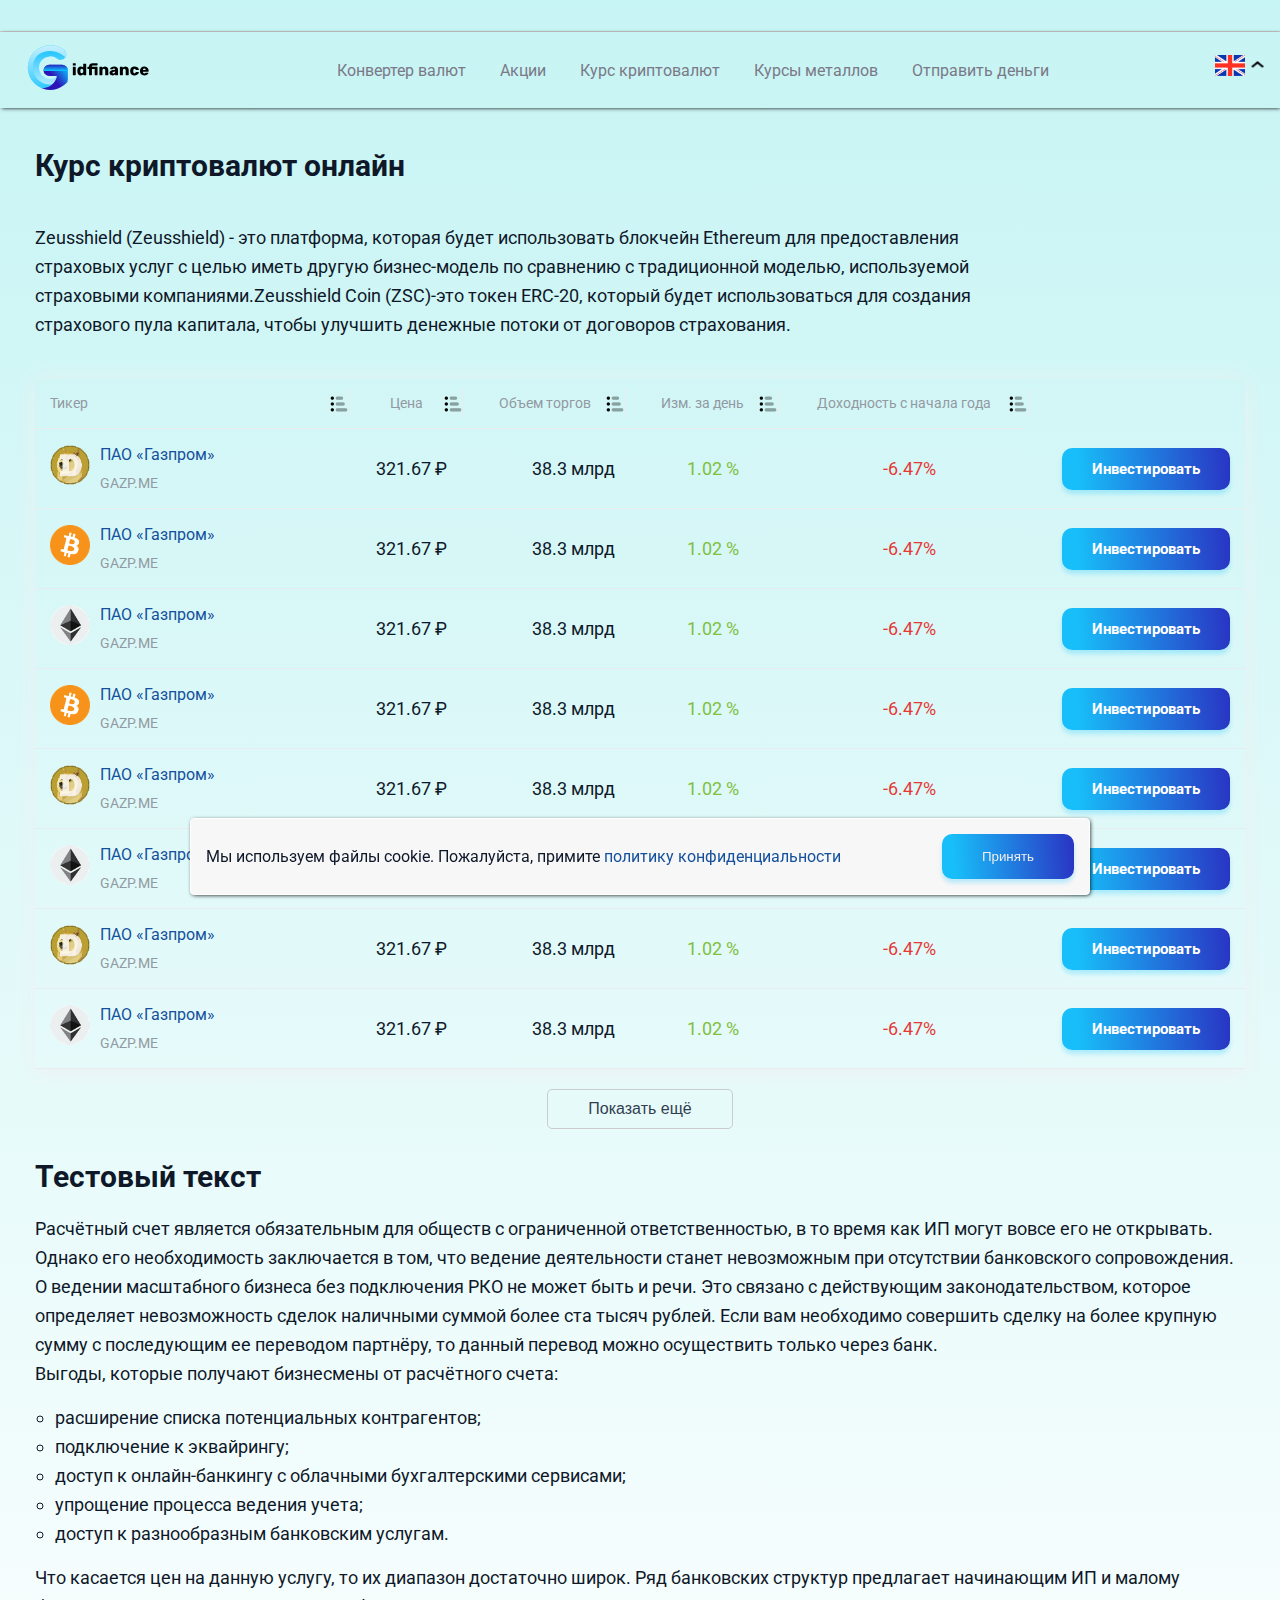
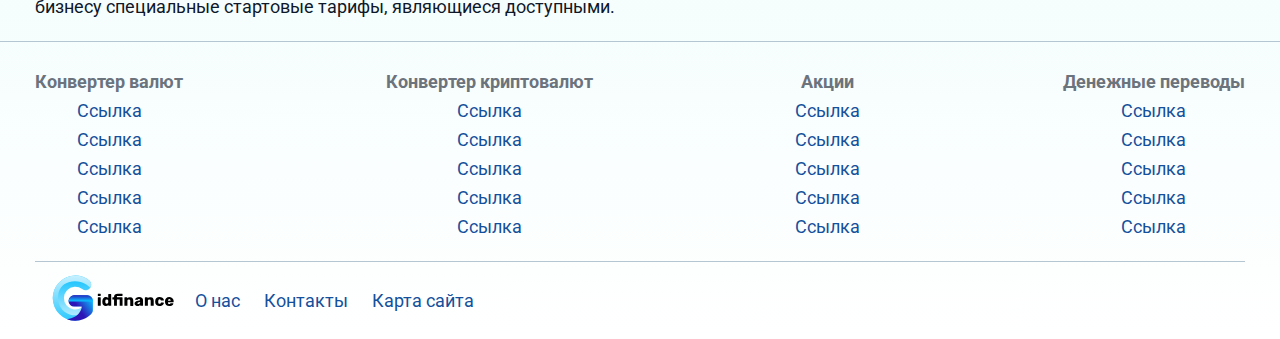
<file: page4-1.html>
<!DOCTYPE html>
<html lang="en">

<head>
    <meta charset="UTF-8">
    <meta name="viewport" content="width=device-width, initial-scale=1.0">
    <meta http-equiv="X-UA-Compatible" content="ie=edge">
    <title>Document</title>
    <link rel="stylesheet" href="css/reset.css">
    <link rel="preconnect" href="https://fonts.googleapis.com">
    <link rel="preconnect" href="https://fonts.gstatic.com" crossorigin>
    <link href="https://fonts.googleapis.com/css2?family=Roboto:wght@400;700&display=swap" rel="stylesheet">
    <link rel="stylesheet" href="css/jquery.formstyler.theme.css">
    <link rel="stylesheet" href="css/jquery.formstyler.css">
    <link rel="stylesheet" href="css/style.css">
    <link rel="stylesheet" href="css/media.css">
</head>

<body>
    <header class="header">
        <ul class="marquee">
            <li class="marquee__item">
                <div class="marquee__item-flex">
                    <a href="#">S&P 500</a>
                    <p class="marquee__price"> $40 661,36 </p>
                    <p class="marquee__up"> +0,77% </p>
                </div>
            </li>
            <li class="marquee__item">
                <div class="marquee__item-flex">
                    <a href="#">Dow Jones</a>
                    <p class="marquee__price"> $40 661,36 </p>
                    <p class="marquee__up"> +0,77% </p>
                </div>
            </li>
            <li class="marquee__item">
                <div class="marquee__item-flex">
                    <a href="#">Nasdaq</a>
                    <p class="marquee__price"> $40 661,36 </p>
                    <p class="marquee__down"> +0,77% </p>
                </div>
            </li>
            <li class="marquee__item">
                <div class="marquee__item-flex">
                    <a href="#">BTC/USD</a>
                    <p class="marquee__price"> $40 661,36 </p>
                    <p class="marquee__up"> +0,77% </p>
                </div>
            </li>
            <li class="marquee__item">
                <div class="marquee__item-flex">
                    <a href="#">AAPL</a>
                    <p class="marquee__price"> $40 661,36 </p>
                    <p class="marquee__down"> +0,77% </p>
                </div>
            </li>
            <li class="marquee__item">
                <div class="marquee__item-flex">
                    <a href="#">TSLA</a>
                    <p class="marquee__price"> $40 661,36 </p>
                    <p class="marquee__up"> +0,77% </p>
                </div>
            </li>
            <li class="marquee__item">
                <div class="marquee__item-flex">
                    <a href="#">ETH/USD</a>
                    <p class="marquee__price"> $40 661,36 </p>
                    <p class="marquee__down"> +0,77% </p>
                </div>
            </li>
            <li class="marquee__item">
                <div class="marquee__item-flex">
                    <a href="#">BABA</a>
                    <p class="marquee__price"> $40 661,36 </p>
                    <p class="marquee__up"> +0,77% </p>
                </div>
            </li>
            <li class="marquee__item">
                <div class="marquee__item-flex">
                    <a href="#">AMD</a>
                    <p class="marquee__price"> $40 661,36 </p>
                    <p class="marquee__down"> +0,77% </p>
                </div>
            </li>
            <li class="marquee__item">
                <div class="marquee__item-flex">
                    <a href="#">⦁ BTC/EUR </a>
                    <p class="marquee__price"> $40 661,36 </p>
                    <p class="marquee__up"> +0,77% </p>
                </div>
            </li>
            <li class="marquee__item">
                <div class="marquee__item-flex">
                    <a href="#">AMZN</a>
                    <p class="marquee__price"> $40 661,36 </p>
                    <p class="marquee__down"> +0,77% </p>
                </div>
            </li>
            <li class="marquee__item">
                <div class="marquee__item-flex">
                    <a href="#">GOOGL</a>
                    <p class="marquee__price"> $40 661,36 </p>
                    <p class="marquee__up"> +0,77% </p>
                </div>
            </li>
            <li class="marquee__item">
                <div class="marquee__item-flex">
                    <a href="#">FB</a>
                    <p class="marquee__price"> $40 661,36 </p>
                    <p class="marquee__down"> +0,77% </p>
                </div>
            </li>
            <li class="marquee__item">
                <div class="marquee__item-flex">
                    <a href="#">ETH/EUR</a>
                    <p class="marquee__price"> $40 661,36 </p>
                    <p class="marquee__up"> +0,77% </p>
                </div>
            </li>
            <li class="marquee__item">
                <div class="marquee__item-flex">
                    <a href="#">NFLX</a>
                    <p class="marquee__price"> $40 661,36 </p>
                    <p class="marquee__down"> +0,77% </p>
                </div>
            </li>
            <li class="marquee__item">
                <div class="marquee__item-flex">
                    <a href="#">EUR/USD</a>
                    <p class="marquee__price"> $40 661,36 </p>
                    <p class="marquee__up"> +0,77% </p>
                </div>
            </li>
            <li class="marquee__item">
                <div class="marquee__item-flex">
                    <a href="#">GOLD</a>
                    <p class="marquee__price"> $40 661,36 </p>
                    <p class="marquee__down"> +0,77% </p>
                </div>
            </li>
            <li class="marquee__item">
                <div class="marquee__item-flex">
                    <a href="#">USD/EUR</a>
                    <p class="marquee__price"> $40 661,36 </p>
                    <p class="marquee__up"> +0,77% </p>
                </div>
            </li>
        </ul>
        </div>
        <div class="header__inner">
            <div class="header__logo">
                <img class="logo" src="images/logo.svg" alt="">
            </div>
            <div class="header__menu">
                <nav class="menu">
                    <ul class="menu__list">
                        <li class="menu__list-item">
                            <a class="menu__list-link" href="#">
                                Конвертер валют
                            </a>
                        </li>
                        <li class="menu__list-item">
                            <a class="menu__list-link" href="#">
                                Акции
                            </a>
                            <ul class="submenu__list">
                                <li class="submenu__list-item">
                                    <a class="submenu__list-link" href="#">
                                        Российские акции
                                    </a>
                                </li>
                                <li class="submenu__list-item">
                                    <a class="submenu__list-link" href="#">
                                        Euro Stoxx 50
                                    </a>
                                </li>
                                <li class="submenu__list-item">
                                    <a class="submenu__list-link" href="#">
                                        Dow Jones
                                    </a>
                                </li>
                                <li class="submenu__list-item">
                                    <a class="submenu__list-link" href="#">
                                        Nasdaq 100
                                    </a>
                                </li>
                                <li class="submenu__list-item">
                                    <a class="submenu__list-link" href="#">
                                        S&P 500
                                    </a>
                                </li>
                                <li class="submenu__list-item">
                                    <a class="submenu__list-link" href="#">
                                        Все акции
                                    </a>
                                </li>
                            </ul>
                        </li>
                        <li class="menu__list-item">
                            <a class="menu__list-link" href="#">
                                Курс криптовалют
                            </a>
                            <ul class="submenu__list">
                                <li class="submenu__list-item">
                                    <a class="submenu__list-link" href="#">
                                        Bitcoin
                                    </a>
                                </li>
                                <li class="submenu__list-item">
                                    <a class="submenu__list-link" href="#">
                                        Ethereum
                                    </a>
                                </li>
                                <li class="submenu__list-item">
                                    <a class="submenu__list-link" href="#">
                                        Все криптовалюты
                                    </a>
                                </li>
                            </ul>
                        </li>
                        <li class="menu__list-item">
                            <a class="menu__list-link" href="#">
                                Курсы металлов
                            </a>
                            <ul class="submenu__list">
                                <li class="submenu__list-item">
                                    <a class="submenu__list-link" href="#">
                                        Курс золота к USD
                                    </a>
                                </li>
                                <li class="submenu__list-item">
                                    <a class="submenu__list-link" href="#">
                                        Курс золота к EUR
                                    </a>
                                </li>
                                <li class="submenu__list-item">
                                    <a class="submenu__list-link" href="#">
                                        Курс золота к {Местной валюте}
                                    </a>
                                </li>
                                <li class="submenu__list-item">
                                    <a class="submenu__list-link" href="#">
                                        Курс серебра к USD
                                    </a>
                                </li>
                                <li class="submenu__list-item">
                                    <a class="submenu__list-link" href="#">
                                        Курс серебра к EUR
                                    </a>
                                </li>
                                <li class="submenu__list-item">
                                    <a class="submenu__list-link" href="#">
                                        Курс серебра к {Местной валюте}
                                    </a>
                                </li>
                            </ul>
                        </li>
                        <li class="menu__list-item">
                            <a class="menu__list-link" href="#">
                                Отправить деньги
                            </a>
                        </li>
                    </ul>
                </nav>
            </div>
            <ul class="menu-mobile__list">
                <li class="menu-mobile__item">
                    <a class="menu-mobile__link" href="#">Конвертер валют</a>
                </li>
                <li class="menu-mobile__item">
                    <a class="menu-mobile__link" href="#">Акции</a>
                </li>
                <li class="menu-mobile__item">
                    <a class="menu-mobile__link" href="#">Курс криптовалют</a>
                </li>
                <li class="menu-mobile__item">
                    <a class="menu-mobile__link" href="#">Курсы металлов</a>
                </li>
                <li class="menu-mobile__item">
                    <a class="menu-mobile__link" href="#">Отправить деньги</a>
                </li>
            </ul>
            <div class="header__lang">
                <button class="menu-btn">
                    <div class="menu-btn__line"></div>
                    <div class="menu-btn__line"></div>
                    <div class="menu-btn__line"></div>
                </button>
                <ul class="header__lang-list">
                    <li class="header__lang-list__item">
                        <div class="header__lang-list__item-inner">
                            <a class="header__lang-link" href="#">
                                <img class="header__lang-img" src="images/flag-gbr.png" alt="">
                            </a>
                            <div class="header__lang-arrow">
                                <img class="header__lang-arrow__img" src="images/icons8-свернуть-24.png" alt="">
                            </div>
                        </div>
                        <ul class="header__lang-sublist ">
                            <li class="header__lang-sublist__item">
                                <a class="header__lang-sublink" href="#">
                                    <img src="images/flag-eur.png" alt="">
                                    <p> Deutsch </p>
                                </a>
                            </li>
                            <li class="header__lang-sublist__item">
                                <a class="header__lang-sublink" href="#">
                                    <img src="images/flag-kzt.png" alt="">
                                    <p> English </p>
                                </a>
                            </li>
                            <li class="header__lang-sublist__item">
                                <a class="header__lang-sublink" href="#">
                                    <img src="images/flag-russia.png" alt="">
                                    <p> Español </p>
                                </a>
                            </li>
                            <li class="header__lang-sublist__item">
                                <a class="header__lang-sublink" href="#">
                                    <img src="images/flag-uah.png" alt="">
                                    <p> Français </p>
                                </a>
                            </li>
                            <li class="header__lang-sublist__item">
                                <a class="header__lang-sublink" href="#">
                                    <img src="images/flag-usd.png" alt="">
                                    <p> Polski </p>
                                </a>
                            </li>
                            <li class="header__lang-sublist__item">
                                <a class="header__lang-sublink" href="#">
                                    <img src="images/flag-russia.png" alt="">
                                    <p> Română </p>
                                </a>
                            </li>
                            <li class="header__lang-sublist__item">
                                <a class="header__lang-sublink" href="#">
                                    <img src="images/flag-gbr.png" alt="">
                                    <p>Русский</p>
                                </a>
                            </li>
                        </ul>
                    </li>
                </ul>
            </div>
        </div>
    </header>
    <section class="stock">
        <div class="container">
            <h1 class="stock__title">
                Курс криптовалют онлайн
            </h1>
            <p class="stock__text">
                Zeusshield (Zeusshield) - это платформа, которая будет использовать блокчейн
                Ethereum для предоставления страховых услуг с целью иметь другую бизнес-модель по сравнению с
                традиционной моделью, используемой страховыми компаниями.Zeusshield Coin (ZSC)-это токен ERC-20, который
                будет использоваться для создания страхового пула капитала, чтобы улучшить денежные потоки от договоров
                страхования.
            </p>
            <div class="table">
                <div class="table__item">
                    <a class="ticker" href="#" style="background-image: url(images/icons8-сортировка-ответов-20.png)">
                        Тикер
                    </a>
                    <a class="price" href="#" style="background-image: url(images/icons8-сортировка-ответов-20.png)">
                        Цена
                    </a>
                    <a class="trading" href="#" style="background-image: url(images/icons8-сортировка-ответов-20.png)">
                        Объем торгов
                    </a>
                    <a class="change" href="#" style="background-image: url(images/icons8-сортировка-ответов-20.png)">
                        Изм. за день
                    </a>
                    <a class="profit" href="#" style="background-image: url(images/icons8-сортировка-ответов-20.png)">
                        Доходность с начала года
                    </a>
                </div>
                <div class="table__item">
                    <div class="stock-title">
                        <div class="stock-title__img">
                            <img src="images/dog.png" alt="">
                        </div>
                        <div class="stock-title__info">
                            <a href="#">
                                ПАО «Газпром»
                            </a>
                            <p>GAZP.ME</p>
                        </div>
                    </div>
                    <p class="stock-price">
                        321.67 ₽
                    </p>
                    <p class="stock-price none">
                        38.3 млрд
                    </p>
                    <p class="change-up">
                        1.02 %
                    </p>
                    <p class="change-down">
                        -6.47%
                    </p>
                    <div class="table-btn">
                        <a href="#" rel="nofollow"> Инвестировать</a>
                    </div>
                </div>
                <div class="table__item">
                    <div class="stock-title">
                        <div class="stock-title__img">
                            <img src="images/bitc.png" alt="">
                        </div>
                        <div class="stock-title__info">
                            <a href="#">
                                ПАО «Газпром»
                            </a>
                            <p>GAZP.ME</p>
                        </div>
                    </div>
                    <p class="stock-price">
                        321.67 ₽
                    </p>
                    <p class="stock-price none">
                        38.3 млрд
                    </p>
                    <p class="change-up">
                        1.02 %
                    </p>
                    <p class="change-down">
                        -6.47%
                    </p>
                    <div class="table-btn">
                        <a href="#" rel="nofollow"> Инвестировать</a>
                    </div>
                </div>
                <div class="table__item">
                    <div class="stock-title">
                        <div class="stock-title__img">
                            <img src="images/eth.png" alt="">
                        </div>
                        <div class="stock-title__info">
                            <a href="#">
                                ПАО «Газпром»
                            </a>
                            <p>GAZP.ME</p>
                        </div>
                    </div>
                    <p class="stock-price">
                        321.67 ₽
                    </p>
                    <p class="stock-price none">
                        38.3 млрд
                    </p>
                    <p class="change-up">
                        1.02 %
                    </p>
                    <p class="change-down">
                        -6.47%
                    </p>
                    <div class="table-btn">
                        <a href="#" rel="nofollow"> Инвестировать</a>
                    </div>
                </div>
                <div class="table__item">
                    <div class="stock-title">
                        <div class="stock-title__img">
                            <img src="images/bitc.png" alt="">
                        </div>
                        <div class="stock-title__info">
                            <a href="#">
                                ПАО «Газпром»
                            </a>
                            <p>GAZP.ME</p>
                        </div>
                    </div>
                    <p class="stock-price">
                        321.67 ₽
                    </p>
                    <p class="stock-price none">
                        38.3 млрд
                    </p>
                    <p class="change-up">
                        1.02 %
                    </p>
                    <p class="change-down">
                        -6.47%
                    </p>
                    <div class="table-btn">
                        <a href="#" rel="nofollow"> Инвестировать</a>
                    </div>
                </div>
                <div class="table__item">
                    <div class="stock-title">
                        <div class="stock-title__img">
                            <img src="images/dog.png" alt="">
                        </div>
                        <div class="stock-title__info">
                            <a href="#">
                                ПАО «Газпром»
                            </a>
                            <p>GAZP.ME</p>
                        </div>
                    </div>
                    <p class="stock-price">
                        321.67 ₽
                    </p>
                    <p class="stock-price none">
                        38.3 млрд
                    </p>
                    <p class="change-up">
                        1.02 %
                    </p>
                    <p class="change-down">
                        -6.47%
                    </p>
                    <div class="table-btn">
                        <a href="#" rel="nofollow"> Инвестировать</a>
                    </div>
                </div>
                <div class="table__item">
                    <div class="stock-title">
                        <div class="stock-title__img">
                            <img src="images/eth.png" alt="">
                        </div>
                        <div class="stock-title__info">
                            <a href="#">
                                ПАО «Газпром»
                            </a>
                            <p>GAZP.ME</p>
                        </div>
                    </div>
                    <p class="stock-price">
                        321.67 ₽
                    </p>
                    <p class="stock-price none">
                        38.3 млрд
                    </p>
                    <p class="change-up">
                        1.02 %
                    </p>
                    <p class="change-down">
                        -6.47%
                    </p>
                    <div class="table-btn">
                        <a href="#" rel="nofollow"> Инвестировать</a>
                    </div>
                </div>
                <div class="table__item">
                    <div class="stock-title">
                        <div class="stock-title__img">
                            <img src="images/dog.png" alt="">
                        </div>
                        <div class="stock-title__info">
                            <a href="#">
                                ПАО «Газпром»
                            </a>
                            <p>GAZP.ME</p>
                        </div>
                    </div>
                    <p class="stock-price">
                        321.67 ₽
                    </p>
                    <p class="stock-price none">
                        38.3 млрд
                    </p>
                    <p class="change-up">
                        1.02 %
                    </p>
                    <p class="change-down">
                        -6.47%
                    </p>
                    <div class="table-btn">
                        <a href="#" rel="nofollow"> Инвестировать</a>
                    </div>
                </div>
                <div class="table__item">
                    <div class="stock-title">
                        <div class="stock-title__img">
                            <img src="images/eth.png" alt="">
                        </div>
                        <div class="stock-title__info">
                            <a href="#">
                                ПАО «Газпром»
                            </a>
                            <p>GAZP.ME</p>
                        </div>
                    </div>
                    <p class="stock-price">
                        321.67 ₽
                    </p>
                    <p class="stock-price none">
                        38.3 млрд
                    </p>
                    <p class="change-up">
                        1.02 %
                    </p>
                    <p class="change-down">
                        -6.47%
                    </p>
                    <div class="table-btn">
                        <a href="#" rel="nofollow"> Инвестировать</a>
                    </div>
                </div>
            </div>
            <div class="table__btn">
                <button>
                    Показать ещё
                </button>
            </div>
        </div>
    </section>
    <section class="bottom-info">
        <div class="container">
            <h2 class="bottom-info__title">
                Тестовый текст
            </h2>
            <p class="bottom-info__text">
                Расчётный счет является обязательным для обществ с ограниченной ответственностью, в то время как ИП
                могут вовсе его не открывать. Однако его необходимость заключается в том, что ведение деятельности
                станет невозможным при отсутствии банковского сопровождения.
                <br>
                О ведении масштабного бизнеса без подключения РКО не может быть и речи. Это связано с действующим
                законодательством, которое определяет невозможность сделок наличными суммой более ста тысяч рублей. Если
                вам необходимо совершить сделку на более крупную сумму с последующим ее переводом партнёру, то данный
                перевод можно осуществить только через банк.
                <br>
                Выгоды, которые получают бизнесмены от расчётного счета:
                <br>
                <ol>
                    <li>
                        расширение списка потенциальных контрагентов;
                    </li>
                    <li>
                        подключение к эквайрингу;
                    </li>
                    <li>
                        доступ к онлайн-банкингу с облачными бухгалтерскими сервисами;
                    </li>
                    <li>
                        упрощение процесса ведения учета;
                    </li>
                    <li>
                        доступ к разнообразным банковским услугам.
                    </li>
                </ol>
                Что касается цен на данную услугу, то их диапазон достаточно широк. Ряд банковских структур предлагает
                начинающим ИП и малому бизнесу специальные стартовые тарифы, являющиеся доступными.
            </p>
        </div>
    </section>
    <footer class="footer">
        <div class="container">
            <nav class="footer-menu">
                <ul class="footer-menu__list">
                    <li class="footer-menu__list-item">
                        <h5 class="footer-menu__list-title">
                            Конвертер валют
                        </h5>
                    </li>
                    <li class="footer-menu__list-item">
                        <a class="footer-menu__list-item__link" href="#">
                            Ссылка
                        </a>
                    </li>
                    <li class="footer-menu__list-item">
                        <a class="footer-menu__list-item__link" href="#">
                            Ссылка
                        </a>
                    </li>
                    <li class="footer-menu__list-item">
                        <a class="footer-menu__list-item__link" href="#">
                            Ссылка
                        </a>
                    </li>
                    <li class="footer-menu__list-item">
                        <a class="footer-menu__list-item__link" href="#">
                            Ссылка
                        </a>
                    </li>
                    <li class="footer-menu__list-item">
                        <a class="footer-menu__list-item__link" href="#">
                            Ссылка
                        </a>
                    </li>
                </ul>
                <ul class="footer-menu__list">
                    <li class="footer-menu__list-item">
                        <h5 class="footer-menu__list-title">
                            Конвертер криптовалют
                        </h5>
                    </li>
                    <li class="footer-menu__list-item">
                        <a class="footer-menu__list-item__link" href="#">
                            Ссылка
                        </a>
                    </li>
                    <li class="footer-menu__list-item">
                        <a class="footer-menu__list-item__link" href="#">
                            Ссылка
                        </a>
                    </li>
                    <li class="footer-menu__list-item">
                        <a class="footer-menu__list-item__link" href="#">
                            Ссылка
                        </a>
                    </li>
                    <li class="footer-menu__list-item">
                        <a class="footer-menu__list-item__link" href="#">
                            Ссылка
                        </a>
                    </li>
                    <li class="footer-menu__list-item">
                        <a class="footer-menu__list-item__link" href="#">
                            Ссылка
                        </a>
                    </li>
                </ul>
                <ul class="footer-menu__list">
                    <li class="footer-menu__list-item">
                        <h5 class="footer-menu__list-title">
                            Акции
                        </h5>
                    </li>
                    <li class="footer-menu__list-item">
                        <a class="footer-menu__list-item__link" href="#">
                            Ссылка
                        </a>
                    </li>
                    <li class="footer-menu__list-item">
                        <a class="footer-menu__list-item__link" href="#">
                            Ссылка
                        </a>
                    </li>
                    <li class="footer-menu__list-item">
                        <a class="footer-menu__list-item__link" href="#">
                            Ссылка
                        </a>
                    </li>
                    <li class="footer-menu__list-item">
                        <a class="footer-menu__list-item__link" href="#">
                            Ссылка
                        </a>
                    </li>
                    <li class="footer-menu__list-item">
                        <a class="footer-menu__list-item__link" href="#">
                            Ссылка
                        </a>
                    </li>
                </ul>
                <ul class="footer-menu__list">
                    <li class="footer-menu__list-item">
                        <h5 class="footer-menu__list-title">
                            Денежные переводы
                        </h5>
                    </li>
                    <li class="footer-menu__list-item">
                        <a class="footer-menu__list-item__link" href="#">
                            Ссылка
                        </a>
                    </li>
                    <li class="footer-menu__list-item">
                        <a class="footer-menu__list-item__link" href="#">
                            Ссылка
                        </a>
                    </li>
                    <li class="footer-menu__list-item">
                        <a class="footer-menu__list-item__link" href="#">
                            Ссылка
                        </a>
                    </li>
                    <li class="footer-menu__list-item">
                        <a class="footer-menu__list-item__link" href="#">
                            Ссылка
                        </a>
                    </li>
                    <li class="footer-menu__list-item">
                        <a class="footer-menu__list-item__link" href="#">
                            Ссылка
                        </a>
                    </li>
                </ul>
            </nav>
            <div class="footer-bottom">
                <div class="header__logo">
                    <img class="logo" src="images/logo.svg" alt="">
                </div>
                <nav>
                    <ul class="footer-bottom__menu">
                        <li class="footer-bottom__menu-item">
                            <a class="footer-bottom__menu-link" href="#">
                                О нас
                            </a>
                        </li>
                        <li class="footer-bottom__menu-item">
                            <a class="footer-bottom__menu-link" href="#">
                                Контакты
                            </a>
                        </li>
                        <li class="footer-bottom__menu-item">
                            <a class="footer-bottom__menu-link" href="#">
                                Карта сайта
                            </a>
                        </li>
                    </ul>
                </nav>
            </div>
        </div>
        <div class="warning warning--active">
            <p class="warning__text">
                Мы используем файлы cookie. Пожалуйста, примите <a href="#">политику конфиденциальности</a>
            </p>
            <button class="warning__apply" type="button">Принять</button>
        </div>
    </footer>



    <script src=" https://ajax.googleapis.com/ajax/libs/jquery/3.4.1/jquery.min.js"> </script>
    <script src="js/jquery.formstyler.min.js"></script>
    <script src="js/jquery.marquee.min.js"></script>
    <script src="js/main.js"></script>
</body>

</html>
</file>
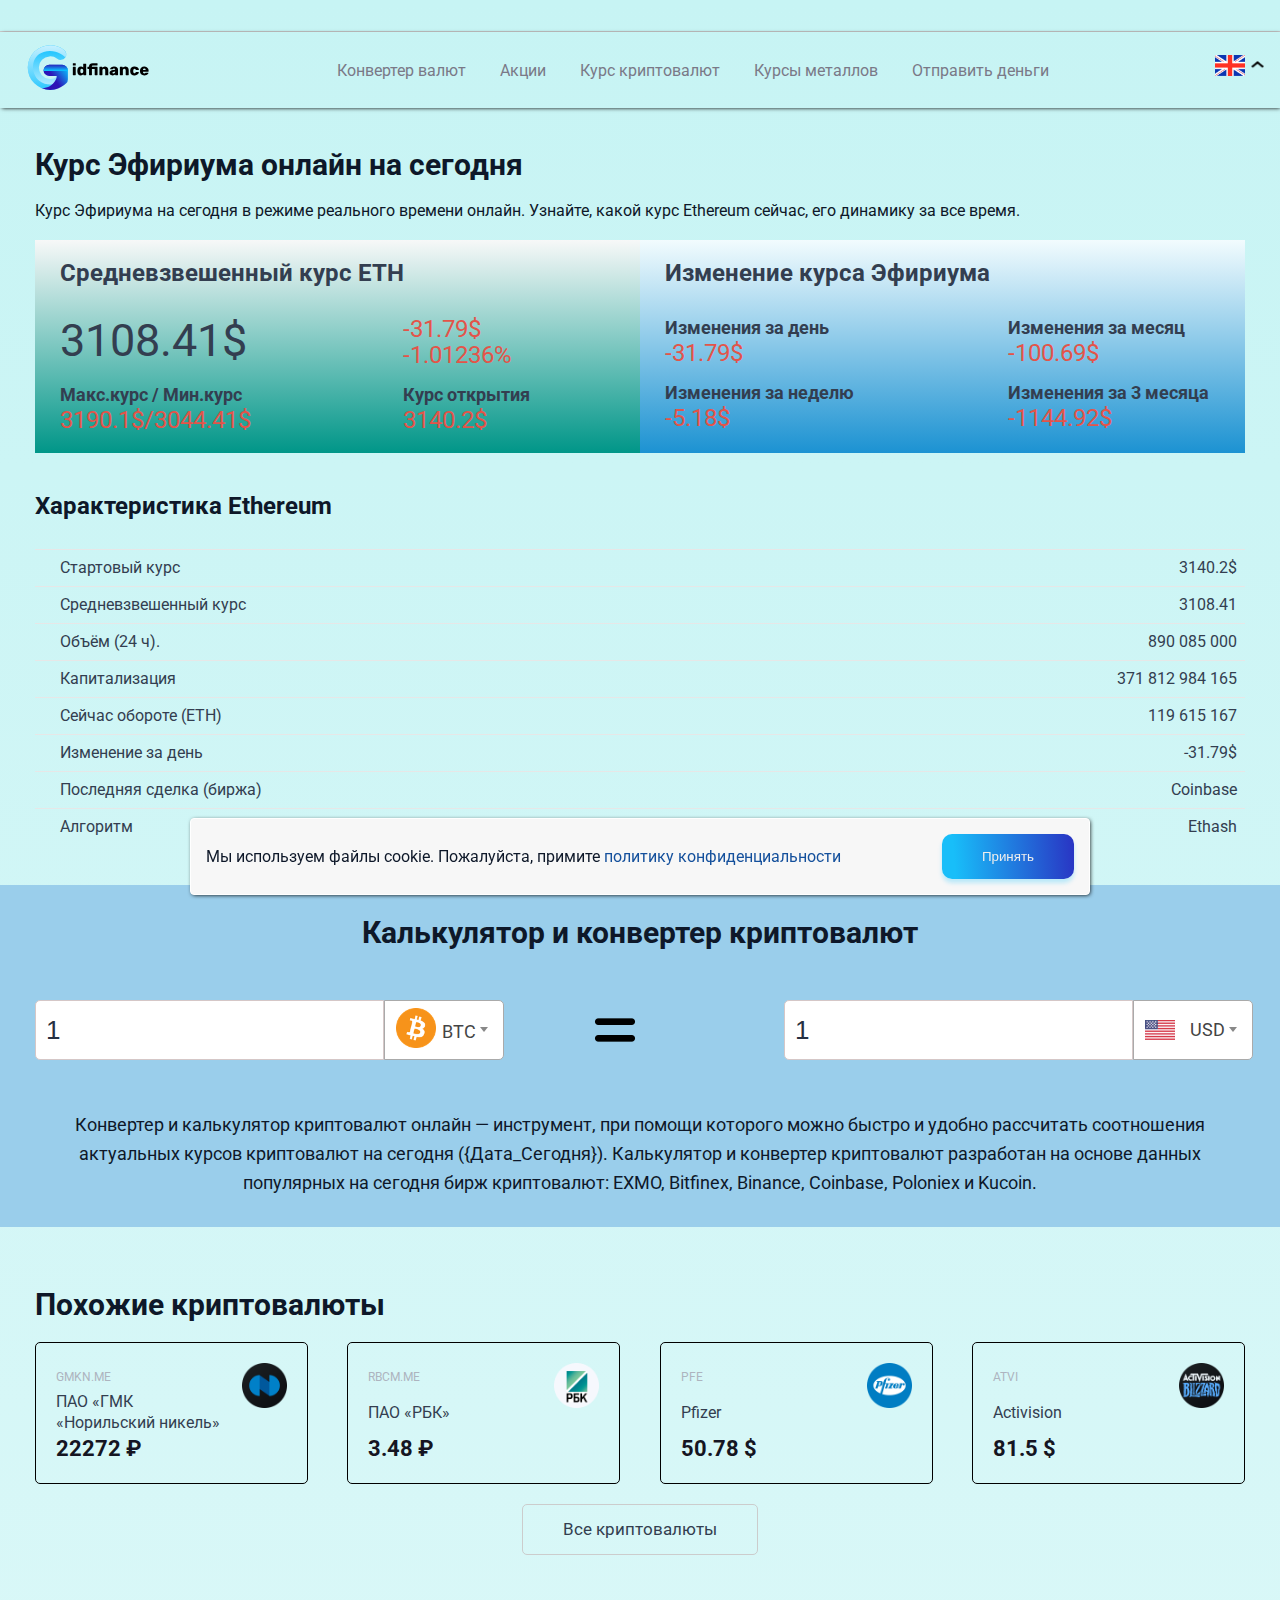
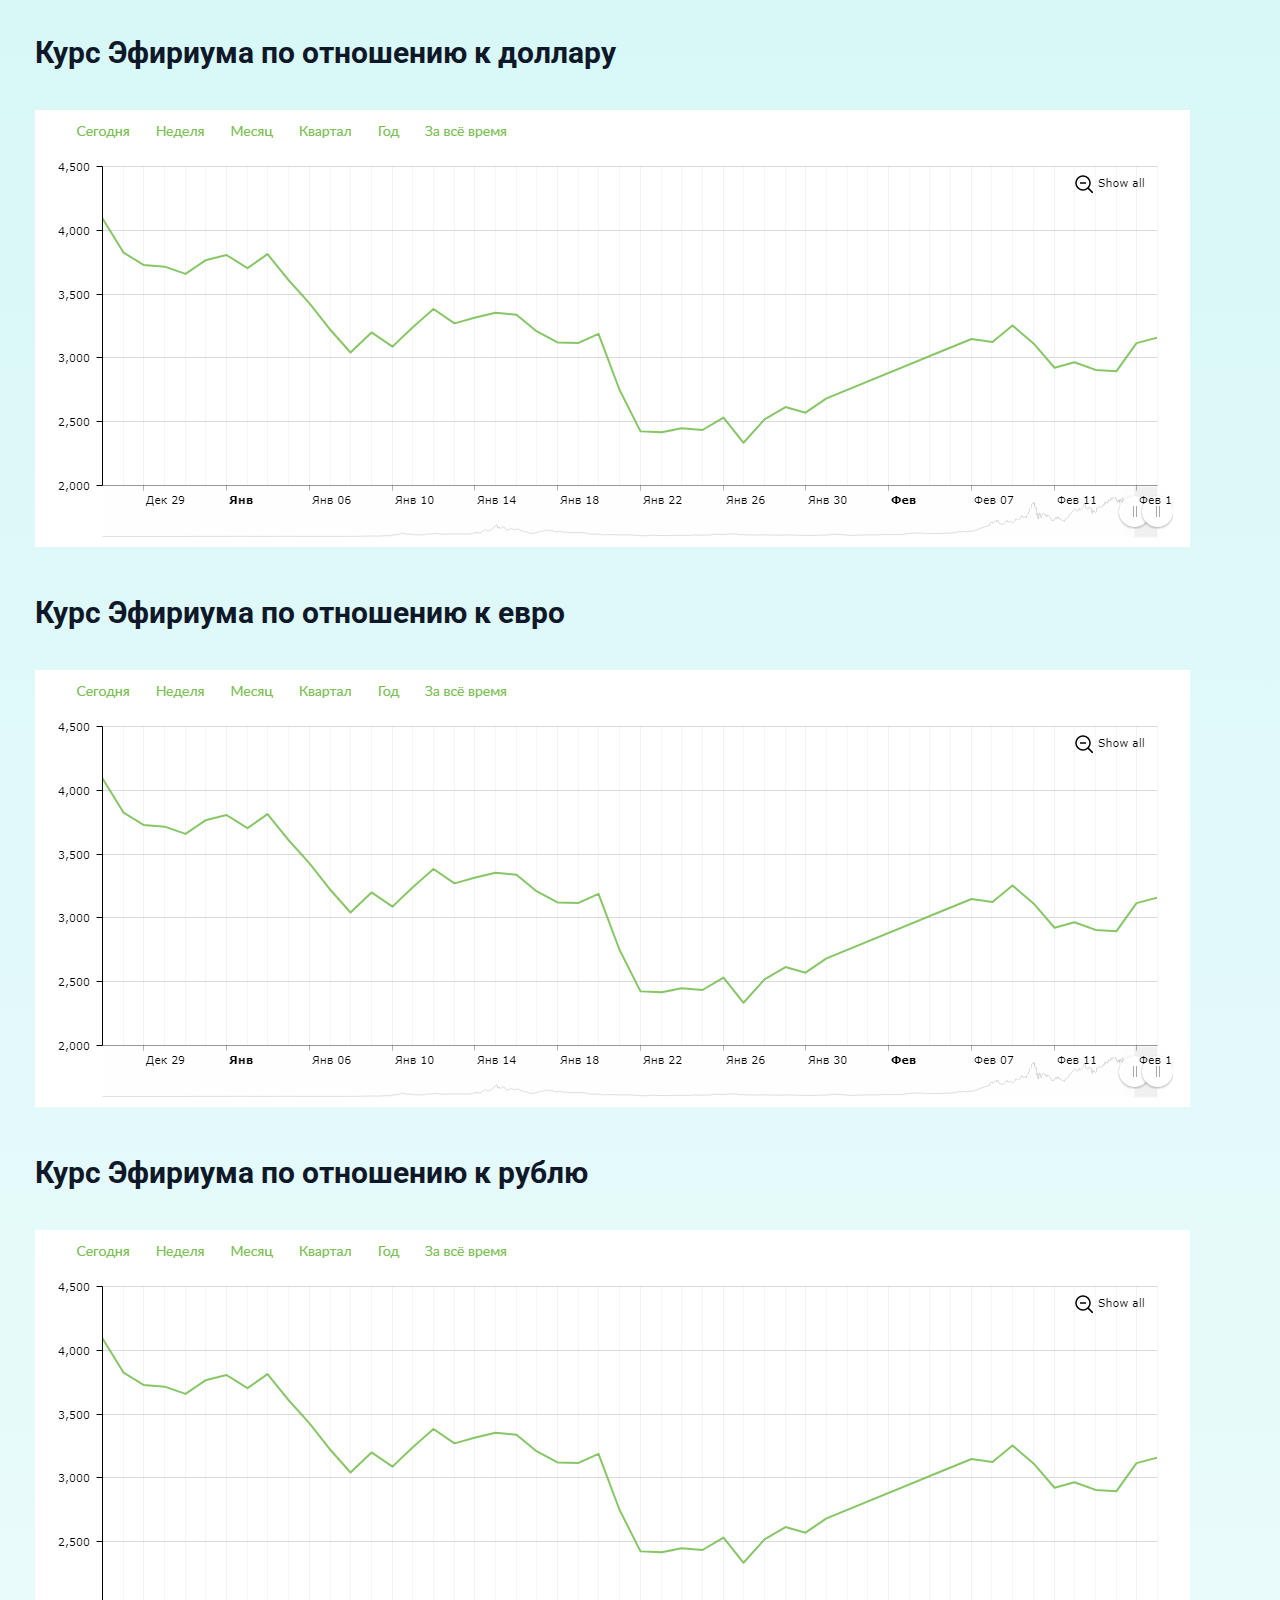
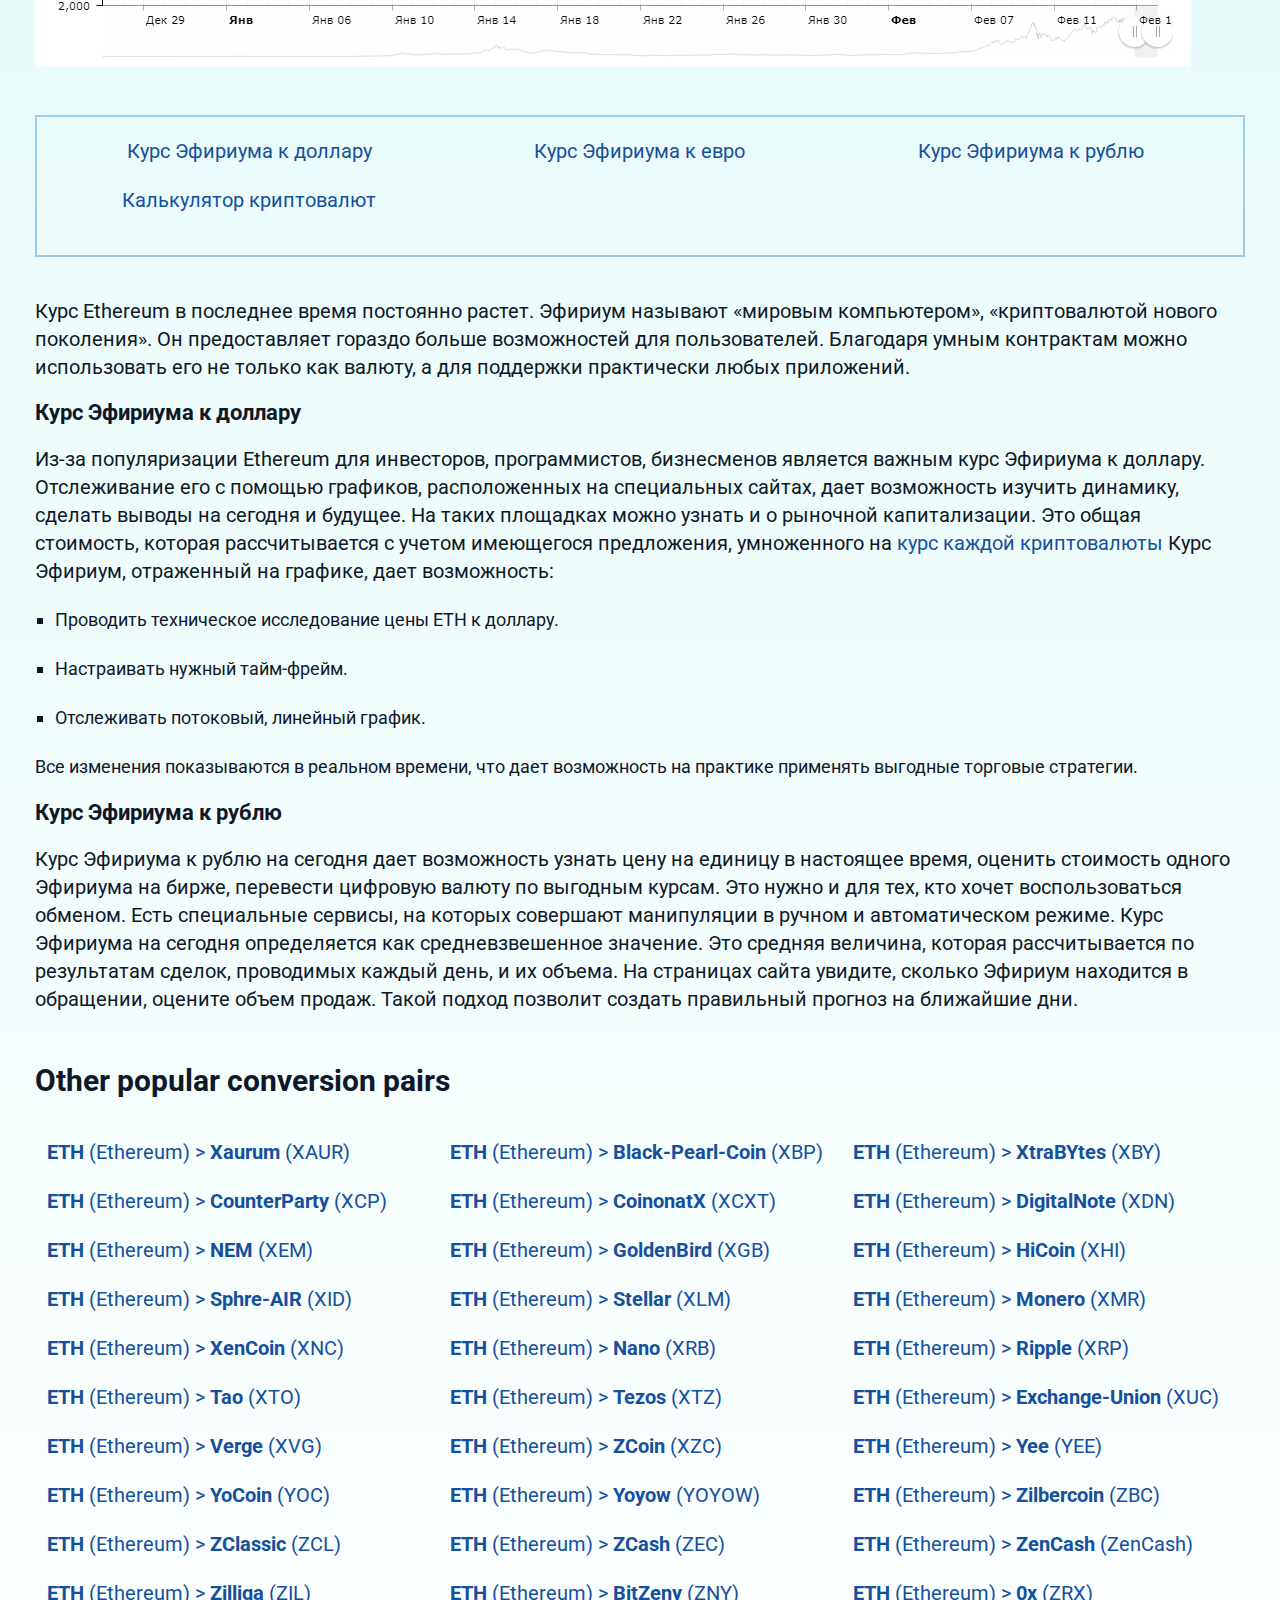
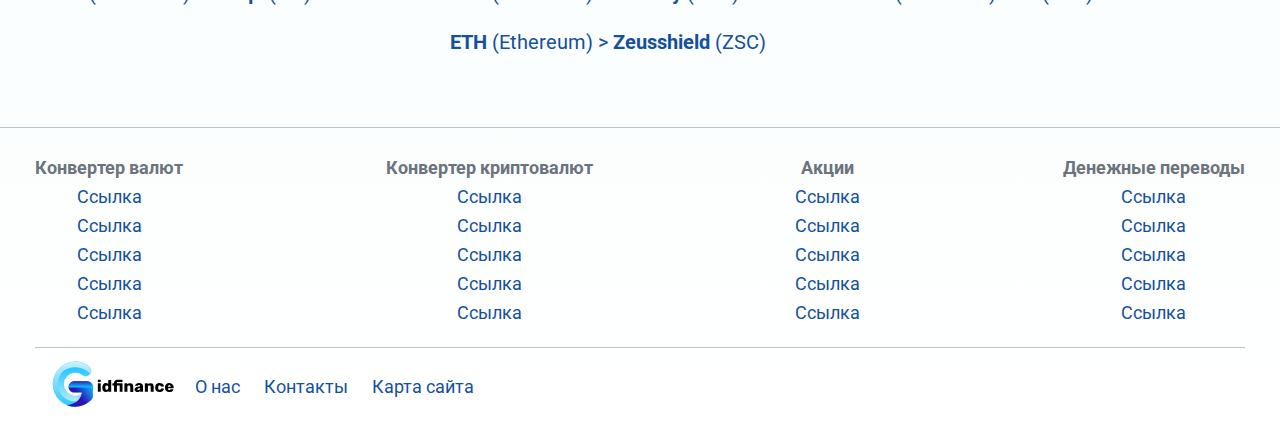
<file: page4-2.html>
<!DOCTYPE html>
<html lang="en">

<head>
    <meta charset="UTF-8">
    <meta name="viewport" content="width=device-width, initial-scale=1.0">
    <meta http-equiv="X-UA-Compatible" content="ie=edge">
    <title>Document</title>
    <link rel="stylesheet" href="css/reset.css">
    <link rel="preconnect" href="https://fonts.googleapis.com">
    <link rel="preconnect" href="https://fonts.gstatic.com" crossorigin>
    <link href="https://fonts.googleapis.com/css2?family=Roboto:wght@400;700&display=swap" rel="stylesheet">
    <link rel="stylesheet" href="css/jquery.formstyler.theme.css">
    <link rel="stylesheet" href="css/jquery.formstyler.css">
    <link rel="stylesheet" href="css/select2.min.css">
    <link rel="stylesheet" href="css/style.css">
    <link rel="stylesheet" href="css/media.css">
</head>

<body>
    <header class="header">
        <ul class="marquee">
            <li class="marquee__item">
                <div class="marquee__item-flex">
                    <a href="#">S&P 500</a>
                    <p class="marquee__price"> $40 661,36 </p>
                    <p class="marquee__up"> +0,77% </p>
                </div>
            </li>
            <li class="marquee__item">
                <div class="marquee__item-flex">
                    <a href="#">Dow Jones</a>
                    <p class="marquee__price"> $40 661,36 </p>
                    <p class="marquee__up"> +0,77% </p>
                </div>
            </li>
            <li class="marquee__item">
                <div class="marquee__item-flex">
                    <a href="#">Nasdaq</a>
                    <p class="marquee__price"> $40 661,36 </p>
                    <p class="marquee__down"> +0,77% </p>
                </div>
            </li>
            <li class="marquee__item">
                <div class="marquee__item-flex">
                    <a href="#">BTC/USD</a>
                    <p class="marquee__price"> $40 661,36 </p>
                    <p class="marquee__up"> +0,77% </p>
                </div>
            </li>
            <li class="marquee__item">
                <div class="marquee__item-flex">
                    <a href="#">AAPL</a>
                    <p class="marquee__price"> $40 661,36 </p>
                    <p class="marquee__down"> +0,77% </p>
                </div>
            </li>
            <li class="marquee__item">
                <div class="marquee__item-flex">
                    <a href="#">TSLA</a>
                    <p class="marquee__price"> $40 661,36 </p>
                    <p class="marquee__up"> +0,77% </p>
                </div>
            </li>
            <li class="marquee__item">
                <div class="marquee__item-flex">
                    <a href="#">ETH/USD</a>
                    <p class="marquee__price"> $40 661,36 </p>
                    <p class="marquee__down"> +0,77% </p>
                </div>
            </li>
            <li class="marquee__item">
                <div class="marquee__item-flex">
                    <a href="#">BABA</a>
                    <p class="marquee__price"> $40 661,36 </p>
                    <p class="marquee__up"> +0,77% </p>
                </div>
            </li>
            <li class="marquee__item">
                <div class="marquee__item-flex">
                    <a href="#">AMD</a>
                    <p class="marquee__price"> $40 661,36 </p>
                    <p class="marquee__down"> +0,77% </p>
                </div>
            </li>
            <li class="marquee__item">
                <div class="marquee__item-flex">
                    <a href="#">⦁ BTC/EUR </a>
                    <p class="marquee__price"> $40 661,36 </p>
                    <p class="marquee__up"> +0,77% </p>
                </div>
            </li>
            <li class="marquee__item">
                <div class="marquee__item-flex">
                    <a href="#">AMZN</a>
                    <p class="marquee__price"> $40 661,36 </p>
                    <p class="marquee__down"> +0,77% </p>
                </div>
            </li>
            <li class="marquee__item">
                <div class="marquee__item-flex">
                    <a href="#">GOOGL</a>
                    <p class="marquee__price"> $40 661,36 </p>
                    <p class="marquee__up"> +0,77% </p>
                </div>
            </li>
            <li class="marquee__item">
                <div class="marquee__item-flex">
                    <a href="#">FB</a>
                    <p class="marquee__price"> $40 661,36 </p>
                    <p class="marquee__down"> +0,77% </p>
                </div>
            </li>
            <li class="marquee__item">
                <div class="marquee__item-flex">
                    <a href="#">ETH/EUR</a>
                    <p class="marquee__price"> $40 661,36 </p>
                    <p class="marquee__up"> +0,77% </p>
                </div>
            </li>
            <li class="marquee__item">
                <div class="marquee__item-flex">
                    <a href="#">NFLX</a>
                    <p class="marquee__price"> $40 661,36 </p>
                    <p class="marquee__down"> +0,77% </p>
                </div>
            </li>
            <li class="marquee__item">
                <div class="marquee__item-flex">
                    <a href="#">EUR/USD</a>
                    <p class="marquee__price"> $40 661,36 </p>
                    <p class="marquee__up"> +0,77% </p>
                </div>
            </li>
            <li class="marquee__item">
                <div class="marquee__item-flex">
                    <a href="#">GOLD</a>
                    <p class="marquee__price"> $40 661,36 </p>
                    <p class="marquee__down"> +0,77% </p>
                </div>
            </li>
            <li class="marquee__item">
                <div class="marquee__item-flex">
                    <a href="#">USD/EUR</a>
                    <p class="marquee__price"> $40 661,36 </p>
                    <p class="marquee__up"> +0,77% </p>
                </div>
            </li>
        </ul>
        </div>
        <div class="header__inner">
            <div class="header__logo">
                <img class="logo" src="images/logo.svg" alt="">
            </div>
            <div class="header__menu">
                <nav class="menu">
                    <ul class="menu__list">
                        <li class="menu__list-item">
                            <a class="menu__list-link" href="#">
                                Конвертер валют
                            </a>
                        </li>
                        <li class="menu__list-item">
                            <a class="menu__list-link" href="#">
                                Акции
                            </a>
                            <ul class="submenu__list">
                                <li class="submenu__list-item">
                                    <a class="submenu__list-link" href="#">
                                        Российские акции
                                    </a>
                                </li>
                                <li class="submenu__list-item">
                                    <a class="submenu__list-link" href="#">
                                        Euro Stoxx 50
                                    </a>
                                </li>
                                <li class="submenu__list-item">
                                    <a class="submenu__list-link" href="#">
                                        Dow Jones
                                    </a>
                                </li>
                                <li class="submenu__list-item">
                                    <a class="submenu__list-link" href="#">
                                        Nasdaq 100
                                    </a>
                                </li>
                                <li class="submenu__list-item">
                                    <a class="submenu__list-link" href="#">
                                        S&P 500
                                    </a>
                                </li>
                                <li class="submenu__list-item">
                                    <a class="submenu__list-link" href="#">
                                        Все акции
                                    </a>
                                </li>
                            </ul>
                        </li>
                        <li class="menu__list-item">
                            <a class="menu__list-link" href="#">
                                Курс криптовалют
                            </a>
                            <ul class="submenu__list">
                                <li class="submenu__list-item">
                                    <a class="submenu__list-link" href="#">
                                        Bitcoin
                                    </a>
                                </li>
                                <li class="submenu__list-item">
                                    <a class="submenu__list-link" href="#">
                                        Ethereum
                                    </a>
                                </li>
                                <li class="submenu__list-item">
                                    <a class="submenu__list-link" href="#">
                                        Все криптовалюты
                                    </a>
                                </li>
                            </ul>
                        </li>
                        <li class="menu__list-item">
                            <a class="menu__list-link" href="#">
                                Курсы металлов
                            </a>
                            <ul class="submenu__list">
                                <li class="submenu__list-item">
                                    <a class="submenu__list-link" href="#">
                                        Курс золота к USD
                                    </a>
                                </li>
                                <li class="submenu__list-item">
                                    <a class="submenu__list-link" href="#">
                                        Курс золота к EUR
                                    </a>
                                </li>
                                <li class="submenu__list-item">
                                    <a class="submenu__list-link" href="#">
                                        Курс золота к {Местной валюте}
                                    </a>
                                </li>
                                <li class="submenu__list-item">
                                    <a class="submenu__list-link" href="#">
                                        Курс серебра к USD
                                    </a>
                                </li>
                                <li class="submenu__list-item">
                                    <a class="submenu__list-link" href="#">
                                        Курс серебра к EUR
                                    </a>
                                </li>
                                <li class="submenu__list-item">
                                    <a class="submenu__list-link" href="#">
                                        Курс серебра к {Местной валюте}
                                    </a>
                                </li>
                            </ul>
                        </li>
                        <li class="menu__list-item">
                            <a class="menu__list-link" href="#">
                                Отправить деньги
                            </a>
                        </li>
                    </ul>
                </nav>
            </div>
            <ul class="menu-mobile__list">
                <li class="menu-mobile__item">
                    <a class="menu-mobile__link" href="#">Конвертер валют</a>
                </li>
                <li class="menu-mobile__item">
                    <a class="menu-mobile__link" href="#">Акции</a>
                </li>
                <li class="menu-mobile__item">
                    <a class="menu-mobile__link" href="#">Курс криптовалют</a>
                </li>
                <li class="menu-mobile__item">
                    <a class="menu-mobile__link" href="#">Курсы металлов</a>
                </li>
                <li class="menu-mobile__item">
                    <a class="menu-mobile__link" href="#">Отправить деньги</a>
                </li>
            </ul>
            <div class="header__lang">
                <button class="menu-btn">
                    <div class="menu-btn__line"></div>
                    <div class="menu-btn__line"></div>
                    <div class="menu-btn__line"></div>
                </button>
                <ul class="header__lang-list">
                    <li class="header__lang-list__item">
                        <div class="header__lang-list__item-inner">
                            <a class="header__lang-link" href="#">
                                <img class="header__lang-img" src="images/flag-gbr.png" alt="">
                            </a>
                            <div class="header__lang-arrow">
                                <img class="header__lang-arrow__img" src="images/icons8-свернуть-24.png" alt="">
                            </div>
                        </div>
                        <ul class="header__lang-sublist ">
                            <li class="header__lang-sublist__item">
                                <a class="header__lang-sublink" href="#">
                                    <img src="images/flag-eur.png" alt="">
                                    <p> Deutsch </p>
                                </a>
                            </li>
                            <li class="header__lang-sublist__item">
                                <a class="header__lang-sublink" href="#">
                                    <img src="images/flag-kzt.png" alt="">
                                    <p> English </p>
                                </a>
                            </li>
                            <li class="header__lang-sublist__item">
                                <a class="header__lang-sublink" href="#">
                                    <img src="images/flag-russia.png" alt="">
                                    <p> Español </p>
                                </a>
                            </li>
                            <li class="header__lang-sublist__item">
                                <a class="header__lang-sublink" href="#">
                                    <img src="images/flag-uah.png" alt="">
                                    <p> Français </p>
                                </a>
                            </li>
                            <li class="header__lang-sublist__item">
                                <a class="header__lang-sublink" href="#">
                                    <img src="images/flag-usd.png" alt="">
                                    <p> Polski </p>
                                </a>
                            </li>
                            <li class="header__lang-sublist__item">
                                <a class="header__lang-sublink" href="#">
                                    <img src="images/flag-russia.png" alt="">
                                    <p> Română </p>
                                </a>
                            </li>
                            <li class="header__lang-sublist__item">
                                <a class="header__lang-sublink" href="#">
                                    <img src="images/flag-gbr.png" alt="">
                                    <p>Русский</p>
                                </a>
                            </li>
                        </ul>
                    </li>
                </ul>
            </div>
        </div>
    </header>
    <section class="cripto-info">
        <div class="container">
            <h1 class="cripto-info__title">
                Курс Эфириума онлайн на сегодня
            </h1>
            <p class="cripto-info__text">
                Курс Эфириума на сегодня в режиме реального времени онлайн. Узнайте, какой курс Ethereum сейчас, его
                динамику за все время.
            </p>
            <div class="cripto-table">
                <div class="cripto-table__item">
                    <h3 class="cripto-table__title">
                        Средневзвешенный курс ETH
                    </h3>
                    <div class="cripto-table__change">
                        <div class="cripto-table__change-item">
                            <p class="cripto-table__price">
                                3108.41$
                            </p>
                        </div>
                        <div class="cripto-table__change-item">
                            <p class="cripto-table__change-item__title">
                                -31.79$
                            </p>
                            <p class="cripto-table__change-item__text">
                                -1.01236%
                            </p>
                        </div>
                        <div class="cripto-table__change-item">
                            <h4>
                                Макс.курс / Мин.курс
                            </h4>
                            <p class="cripto-table__text">
                                3190.1$/3044.41$
                            </p>
                        </div>
                        <div class="cripto-table__change-item">
                            <h4>
                                Курс открытия
                            </h4>
                            <p class="cripto-table__text">
                                3140.2$
                            </p>
                        </div>
                    </div>
                </div>
                <div class="cripto-table__item">
                    <h3 class="cripto-table__title">
                        Изменение курса Эфириума
                    </h3>
                    <div class="cripto-table__change">
                        <div class="cripto-table__change-item">
                            <h4>
                                Изменения за день
                            </h4>
                            <p>
                                -31.79$
                            </p>
                        </div>
                        <div class="cripto-table__change-item">
                            <h4>
                                Изменения за месяц
                            </h4>
                            <p>
                                -100.69$
                            </p>
                        </div>
                        <div class="cripto-table__change-item">
                            <h4>
                                Изменения за неделю
                            </h4>
                            <p>
                                -5.18$
                            </p>
                        </div>
                        <div class="cripto-table__change-item">
                            <h4>
                                Изменения за 3 месяца
                            </h4>
                            <p>
                                -1144.92$
                            </p>
                        </div>
                    </div>
                </div>
            </div>
        </div>
    </section>
    <section class="cripto-properties">
        <div class="container">
            <h2 class="cripto-properties__title">
                Характеристика Ethereum
            </h2>
            <div class="cripto-properties__inner">
                <div class="cripto-properties__item">
                    <p class="cripto-properties__text">
                        Стартовый курс
                    </p>
                    <p class="cripto-properties__text">
                        3140.2$
                    </p>
                </div>
                <div class="cripto-properties__item">
                    <p class="cripto-properties__text">
                        Средневзвешенный курс
                    </p>
                    <p class="cripto-properties__text">
                        3108.41
                    </p>
                </div>
                <div class="cripto-properties__item">
                    <p class="cripto-properties__text">
                        Объём (24 ч).
                    </p>
                    <p class="cripto-properties__text">
                        890 085 000
                    </p>
                </div>
                <div class="cripto-properties__item">
                    <p class="cripto-properties__text">
                        Капитализация
                    </p>
                    <p class="cripto-properties__text">
                        371 812 984 165
                    </p>
                </div>
                <div class="cripto-properties__item">
                    <p class="cripto-properties__text">
                        Сейчас обороте (ETH)
                    </p>
                    <p class="cripto-properties__text">
                        119 615 167
                    </p>
                </div>
                <div class="cripto-properties__item">
                    <p class="cripto-properties__text">
                        Изменение за день
                    </p>
                    <p class="cripto-properties__text">
                        -31.79$
                    </p>
                </div>
                <div class="cripto-properties__item">
                    <p class="cripto-properties__text">
                        Последняя сделка (биржа)
                    </p>
                    <p class="cripto-properties__text">
                        Coinbase
                    </p>
                </div>
                <div class="cripto-properties__item">
                    <p class="cripto-properties__text">
                        Алгоритм
                    </p>
                    <p class="cripto-properties__text">
                        Ethash
                    </p>
                </div>
            </div>
        </div>
    </section>
    <section class="crypto-calculator">
        <div class="container">
            <h2 class="crypto-calculator__title">
                Калькулятор и конвертер криптовалют
            </h2>
            <div class="crypto-calculator__inner">
                <div class="crypto-calculator__item">
                    <input class="crypto-calculator__input" type="number" value="1">
                    <select class="js-select22">
                        <option value="bitc">BTC</option>
                        <option value="ETH">ETH</option>
                        <option value="doge">DOGE</option>
                        <option value="xrp">XRP</option>
                        <option value="bch">BCH</option>
                        <option value="ltc">LTC</option>
                        <option value="bnb">BNB</option>
                        <option value="xch">XCH</option>
                        <option value="eos">EOS</option>
                        <option value="xmr">XMR</option>
                        <option value="dash">DASH</option>
                        <option value="bsv">BSV</option>
                    </select>
                </div>
                <div class="crypto-calculator__item">
                    <img src="images/icons8-знак-равенства-50.png" alt="">
                </div>
                <div class="crypto-calculator__item high">
                    <input class="crypto-calculator__input" type="number" value="1">
                    <select class="js-select2 ">
                        <option value="flag-usd">USD</option>
                        <option value="flag-eur">EUR</option>
                        <option value="flag-mexico">MXN</option>
                        <option value="flag-brl">BRL</option>
                        <option value="flag-sek">SEK</option>
                        <option value="flag-pln">PLN</option>
                        <option value="flag-ron">RON</option>
                        <option value="flag-huf">HUF</option>
                        <option value="flag-czk">CZK</option>
                        <option value="flag-russia">RUB</option>
                        <option value="flag-jpy">JPY</option>
                        <option value="flag-cny">CNY</option>
                    </select>
                </div>
            </div>
            <p class="crypto-calculator__text">
                Конвертер и калькулятор криптовалют онлайн — инструмент, при помощи которого можно быстро и удобно
                рассчитать соотношения актуальных курсов криптовалют на сегодня ({Дата_Сегодня}). Калькулятор и
                конвертер криптовалют разработан на основе данных популярных на сегодня бирж криптовалют: EXMO,
                Bitfinex, Binance, Coinbase, Poloniex и Kucoin.
            </p>
        </div>
    </section>
    <section class="similar">
        <div class="container">
            <h2 class="similar__title">
                Похожие криптовалюты
            </h2>
            <div class="similar__inner">
                <div class="similar__item">
                    <div class="similar__item-left">
                        <p class="similar__text">
                            GMKN.ME
                        </p>
                        <p class="similar__item-title">
                            ПАО «ГМК <br> «Норильский никель»
                        </p>
                        <p class="similar__price">
                            22272 ₽
                        </p>
                    </div>
                    <div class="similar__item-right">
                        <img src="images/GMKN.png" alt="">
                    </div>
                </div>
                <div class="similar__item">
                    <div class="similar__item-left">
                        <p class="similar__text">
                            RBCM.ME
                        </p>
                        <p class="similar__item-title">
                            ПАО «РБК»
                        </p>
                        <p class="similar__price">
                            3.48 ₽
                        </p>
                    </div>
                    <div class="similar__item-right">
                        <img src="images/RBCM.png" alt="">
                    </div>
                </div>
                <div class="similar__item">
                    <div class="similar__item-left">
                        <p class="similar__text">
                            PFE
                        </p>
                        <p class="similar__item-title">
                            Pfizer
                        </p>
                        <p class="similar__price">
                            50.78 $
                        </p>
                    </div>
                    <div class="similar__item-right">
                        <img src="images/PFE.png" alt="">
                    </div>
                </div>
                <div class="similar__item">
                    <div class="similar__item-left">
                        <p class="similar__text">
                            ATVI
                        </p>
                        <p class="similar__item-title">
                            Activision
                        </p>
                        <p class="similar__price">
                            81.5 $
                        </p>
                    </div>
                    <div class="similar__item-right">
                        <img src="images/ATVI.png" alt="">
                    </div>
                </div>
            </div>
            <div class="similar__btn">
                <a href="#">
                    Все криптовалюты
                </a>
            </div>
        </div>
    </section>
    <section class="cripto-chart">
        <div class="container">
            <h2 class="cripto-chart__title">
                Курс Эфириума по отношению к доллару
            </h2>
            <div class="cripto-chart__item">
                <img src="images/cripto1.png" alt="">
            </div>
            <h2 class="cripto-chart__title">
                Курс Эфириума по отношению к евро
            </h2>
            <div class="cripto-chart__item">
                <img src="images/cripto1.png" alt="">
            </div>
            <h2 class="cripto-chart__title">
                Курс Эфириума по отношению к рублю
            </h2>
            <div class="cripto-chart__item">
                <img src="images/cripto1.png" alt="">
            </div>
        </div>
    </section>
    <div class="cripto__links">
        <div class="container">
            <div class="cripto__links-inner">
                <a class="cripto__links-item" href="#">
                    Курс Эфириума к доллару
                </a>
                <a class="cripto__links-item" href="#">
                    Курс Эфириума к евро
                </a>
                <a class="cripto__links-item" href="#">
                    Курс Эфириума к рублю
                </a>
                <a class="cripto__links-item" href="#">
                    Калькулятор криптовалют
                </a>
            </div>
        </div>
    </div>
    <section class="cripto-article">
        <div class="container">
            <p class="cripto-article__text">
                Курс Ethereum в последнее время постоянно растет. Эфириум называют «мировым
                компьютером», «криптовалютой нового поколения». Он предоставляет гораздо
                больше возможностей для пользователей. Благодаря умным контрактам можно
                использовать его не только как валюту, а для поддержки практически
                любых приложений.
            </p>
            <h2 class="cripto-article__title">
                Курс Эфириума к доллару
            </h2>
            <p class="cripto-article__text">
                Из-за популяризации Ethereum для инвесторов, программистов, бизнесменов является важным курс Эфириума к
                доллару.
                Отслеживание его с помощью графиков, расположенных на специальных
                сайтах, дает возможность изучить динамику, сделать выводы на сегодня и
                будущее. На таких площадках можно узнать и о рыночной капитализации. Это
                общая стоимость, которая рассчитывается с учетом имеющегося
                предложения, умноженного на <a href="#"> курс каждой криптовалюты</a>
                Курс Эфириум, отраженный на графике, дает возможность:
                <ol>
                    <li>Проводить техническое исследование цены ETH к доллару.</li>
                    <li>Настраивать нужный тайм-фрейм.</li>
                    <li>Отслеживать потоковый, линейный график.</li>
                </ol>
                Все изменения показываются в реальном времени, что дает возможность на практике применять выгодные
                торговые стратегии.
            </p>
            <h2 class="cripto-article__title">
                Курс Эфириума к рублю
            </h2>
            <p class="cripto-article__text">
                Курс Эфириума к рублю на сегодня дает возможность узнать цену на единицу в настоящее время, оценить
                стоимость одного Эфириума на бирже, перевести цифровую валюту по выгодным
                курсам. Это нужно и для тех, кто хочет воспользоваться обменом. Есть
                специальные сервисы, на которых совершают манипуляции в ручном и
                автоматическом режиме.
                Курс Эфириума на сегодня определяется как
                средневзвешенное значение. Это средняя величина, которая рассчитывается
                по результатам сделок, проводимых каждый день, и их объема. На страницах
                сайта увидите, сколько Эфириум находится в обращении, оцените объем
                продаж. Такой подход позволит создать правильный прогноз на ближайшие
                дни.
            </p>
        </div>
    </section>
    <section class="other-popular">
        <div class="container">
            <h2 class="other-popular__title">
                Other popular conversion pairs
            </h2>
            <div class="other-popular__inner">
                <a class="other-popular__item" href="#">
                    <span>ETH </span> (Ethereum) > <span> Xaurum</span> (XAUR)
                </a>
                <a class="other-popular__item" href="#">
                    <span>ETH </span> (Ethereum) > <span> Black-Pearl-Coin</span> (XBP)
                </a>
                <a class="other-popular__item" href="#">
                    <span>ETH </span> (Ethereum) > <span> XtraBYtes</span> (XBY)
                </a>
                <a class="other-popular__item" href="#">
                    <span>ETH </span> (Ethereum) > <span> CounterParty</span> (XCP)
                </a>
                <a class="other-popular__item" href="#">
                    <span>ETH </span> (Ethereum) > <span> CoinonatX</span> (XCXT)
                </a>
                <a class="other-popular__item" href="#">
                    <span>ETH </span> (Ethereum) > <span> DigitalNote</span> (XDN)
                </a>
                <a class="other-popular__item" href="#">
                    <span>ETH </span> (Ethereum) > <span> NEM</span> (XEM)
                </a>
                <a class="other-popular__item" href="#">
                    <span>ETH </span> (Ethereum) > <span> GoldenBird</span> (XGB)
                </a>
                <a class="other-popular__item" href="#">
                    <span>ETH </span> (Ethereum) > <span> HiCoin</span> (XHI)
                </a>
                <a class="other-popular__item" href="#">
                    <span>ETH </span> (Ethereum) > <span> Sphre-AIR</span> (XID)
                </a>
                <a class="other-popular__item" href="#">
                    <span>ETH </span> (Ethereum) > <span> Stellar</span> (XLM)
                </a>
                <a class="other-popular__item" href="#">
                    <span>ETH </span> (Ethereum) > <span> Monero</span> (XMR)
                </a>
                <a class="other-popular__item" href="#">
                    <span>ETH </span> (Ethereum) > <span> XenCoin</span> (XNC)
                </a>
                <a class="other-popular__item" href="#">
                    <span>ETH </span> (Ethereum) > <span> Nano</span> (XRB)
                </a>
                <a class="other-popular__item" href="#">
                    <span>ETH </span> (Ethereum) > <span> Ripple</span> (XRP)
                </a>
                <a class="other-popular__item" href="#">
                    <span>ETH </span> (Ethereum) > <span> Tao</span> (XTO)
                </a>
                <a class="other-popular__item" href="#">
                    <span>ETH </span> (Ethereum) > <span> Tezos</span> (XTZ)
                </a>
                <a class="other-popular__item" href="#">
                    <span>ETH </span> (Ethereum) > <span> Exchange-Union</span> (XUC)
                </a>
                <a class="other-popular__item" href="#">
                    <span>ETH </span> (Ethereum) > <span> Verge</span> (XVG)
                </a>
                <a class="other-popular__item" href="#">
                    <span>ETH </span> (Ethereum) > <span> ZCoin</span> (XZC)
                </a>
                <a class="other-popular__item" href="#">
                    <span>ETH </span> (Ethereum) > <span> Yee</span> (YEE)
                </a>
                <a class="other-popular__item" href="#">
                    <span>ETH </span> (Ethereum) > <span> YoCoin</span> (YOC)
                </a>
                <a class="other-popular__item" href="#">
                    <span>ETH </span> (Ethereum) > <span> Yoyow</span> (YOYOW)
                </a>
                <a class="other-popular__item" href="#">
                    <span>ETH </span> (Ethereum) > <span> Zilbercoin</span> (ZBC)
                </a>
                <a class="other-popular__item" href="#">
                    <span>ETH </span> (Ethereum) > <span> ZClassic</span> (ZCL)
                </a>
                <a class="other-popular__item" href="#">
                    <span>ETH </span> (Ethereum) > <span> ZCash</span> (ZEC)
                </a>
                <a class="other-popular__item" href="#">
                    <span>ETH </span> (Ethereum) > <span> ZenCash</span> (ZenCash)
                </a>
                <a class="other-popular__item" href="#">
                    <span>ETH </span> (Ethereum) > <span> Zilliqa</span> (ZIL)
                </a>
                <a class="other-popular__item" href="#">
                    <span>ETH </span> (Ethereum) > <span> BitZeny</span> (ZNY)
                </a>
                <a class="other-popular__item" href="#">
                    <span>ETH </span> (Ethereum) > <span> 0x</span> (ZRX)
                </a>
                <a class="other-popular__item" href="#">
                    <span>ETH </span> (Ethereum) > <span> Zeusshield</span> (ZSC)
                </a>
            </div>
        </div>
    </section>
    <footer class="footer">
        <div class="container">
            <nav class="footer-menu">
                <ul class="footer-menu__list">
                    <li class="footer-menu__list-item">
                        <h5 class="footer-menu__list-title">
                            Конвертер валют
                        </h5>
                    </li>
                    <li class="footer-menu__list-item">
                        <a class="footer-menu__list-item__link" href="#">
                            Ссылка
                        </a>
                    </li>
                    <li class="footer-menu__list-item">
                        <a class="footer-menu__list-item__link" href="#">
                            Ссылка
                        </a>
                    </li>
                    <li class="footer-menu__list-item">
                        <a class="footer-menu__list-item__link" href="#">
                            Ссылка
                        </a>
                    </li>
                    <li class="footer-menu__list-item">
                        <a class="footer-menu__list-item__link" href="#">
                            Ссылка
                        </a>
                    </li>
                    <li class="footer-menu__list-item">
                        <a class="footer-menu__list-item__link" href="#">
                            Ссылка
                        </a>
                    </li>
                </ul>
                <ul class="footer-menu__list">
                    <li class="footer-menu__list-item">
                        <h5 class="footer-menu__list-title">
                            Конвертер криптовалют
                        </h5>
                    </li>
                    <li class="footer-menu__list-item">
                        <a class="footer-menu__list-item__link" href="#">
                            Ссылка
                        </a>
                    </li>
                    <li class="footer-menu__list-item">
                        <a class="footer-menu__list-item__link" href="#">
                            Ссылка
                        </a>
                    </li>
                    <li class="footer-menu__list-item">
                        <a class="footer-menu__list-item__link" href="#">
                            Ссылка
                        </a>
                    </li>
                    <li class="footer-menu__list-item">
                        <a class="footer-menu__list-item__link" href="#">
                            Ссылка
                        </a>
                    </li>
                    <li class="footer-menu__list-item">
                        <a class="footer-menu__list-item__link" href="#">
                            Ссылка
                        </a>
                    </li>
                </ul>
                <ul class="footer-menu__list">
                    <li class="footer-menu__list-item">
                        <h5 class="footer-menu__list-title">
                            Акции
                        </h5>
                    </li>
                    <li class="footer-menu__list-item">
                        <a class="footer-menu__list-item__link" href="#">
                            Ссылка
                        </a>
                    </li>
                    <li class="footer-menu__list-item">
                        <a class="footer-menu__list-item__link" href="#">
                            Ссылка
                        </a>
                    </li>
                    <li class="footer-menu__list-item">
                        <a class="footer-menu__list-item__link" href="#">
                            Ссылка
                        </a>
                    </li>
                    <li class="footer-menu__list-item">
                        <a class="footer-menu__list-item__link" href="#">
                            Ссылка
                        </a>
                    </li>
                    <li class="footer-menu__list-item">
                        <a class="footer-menu__list-item__link" href="#">
                            Ссылка
                        </a>
                    </li>
                </ul>
                <ul class="footer-menu__list">
                    <li class="footer-menu__list-item">
                        <h5 class="footer-menu__list-title">
                            Денежные переводы
                        </h5>
                    </li>
                    <li class="footer-menu__list-item">
                        <a class="footer-menu__list-item__link" href="#">
                            Ссылка
                        </a>
                    </li>
                    <li class="footer-menu__list-item">
                        <a class="footer-menu__list-item__link" href="#">
                            Ссылка
                        </a>
                    </li>
                    <li class="footer-menu__list-item">
                        <a class="footer-menu__list-item__link" href="#">
                            Ссылка
                        </a>
                    </li>
                    <li class="footer-menu__list-item">
                        <a class="footer-menu__list-item__link" href="#">
                            Ссылка
                        </a>
                    </li>
                    <li class="footer-menu__list-item">
                        <a class="footer-menu__list-item__link" href="#">
                            Ссылка
                        </a>
                    </li>
                </ul>
            </nav>
            <div class="footer-bottom">
                <div class="header__logo">
                    <img class="logo" src="images/logo.svg" alt="">
                </div>
                <nav>
                    <ul class="footer-bottom__menu">
                        <li class="footer-bottom__menu-item">
                            <a class="footer-bottom__menu-link" href="#">
                                О нас
                            </a>
                        </li>
                        <li class="footer-bottom__menu-item">
                            <a class="footer-bottom__menu-link" href="#">
                                Контакты
                            </a>
                        </li>
                        <li class="footer-bottom__menu-item">
                            <a class="footer-bottom__menu-link" href="#">
                                Карта сайта
                            </a>
                        </li>
                    </ul>
                </nav>
            </div>
        </div>
        <div class="warning warning--active">
            <p class="warning__text">
                Мы используем файлы cookie. Пожалуйста, примите <a href="#">политику конфиденциальности</a>
            </p>
            <button class="warning__apply" type="button">Принять</button>
        </div>
    </footer>



    <script src=" https://ajax.googleapis.com/ajax/libs/jquery/3.4.1/jquery.min.js"> </script>
    <script src="js/jquery.formstyler.min.js"></script>
    <script src="js/jquery.marquee.min.js"></script>
    <script src="js/select2.full.min.js"></script>
    <script src="js/ru.js"></script>
    <script src="js/main.js"></script>
</body>

</html>
</file>
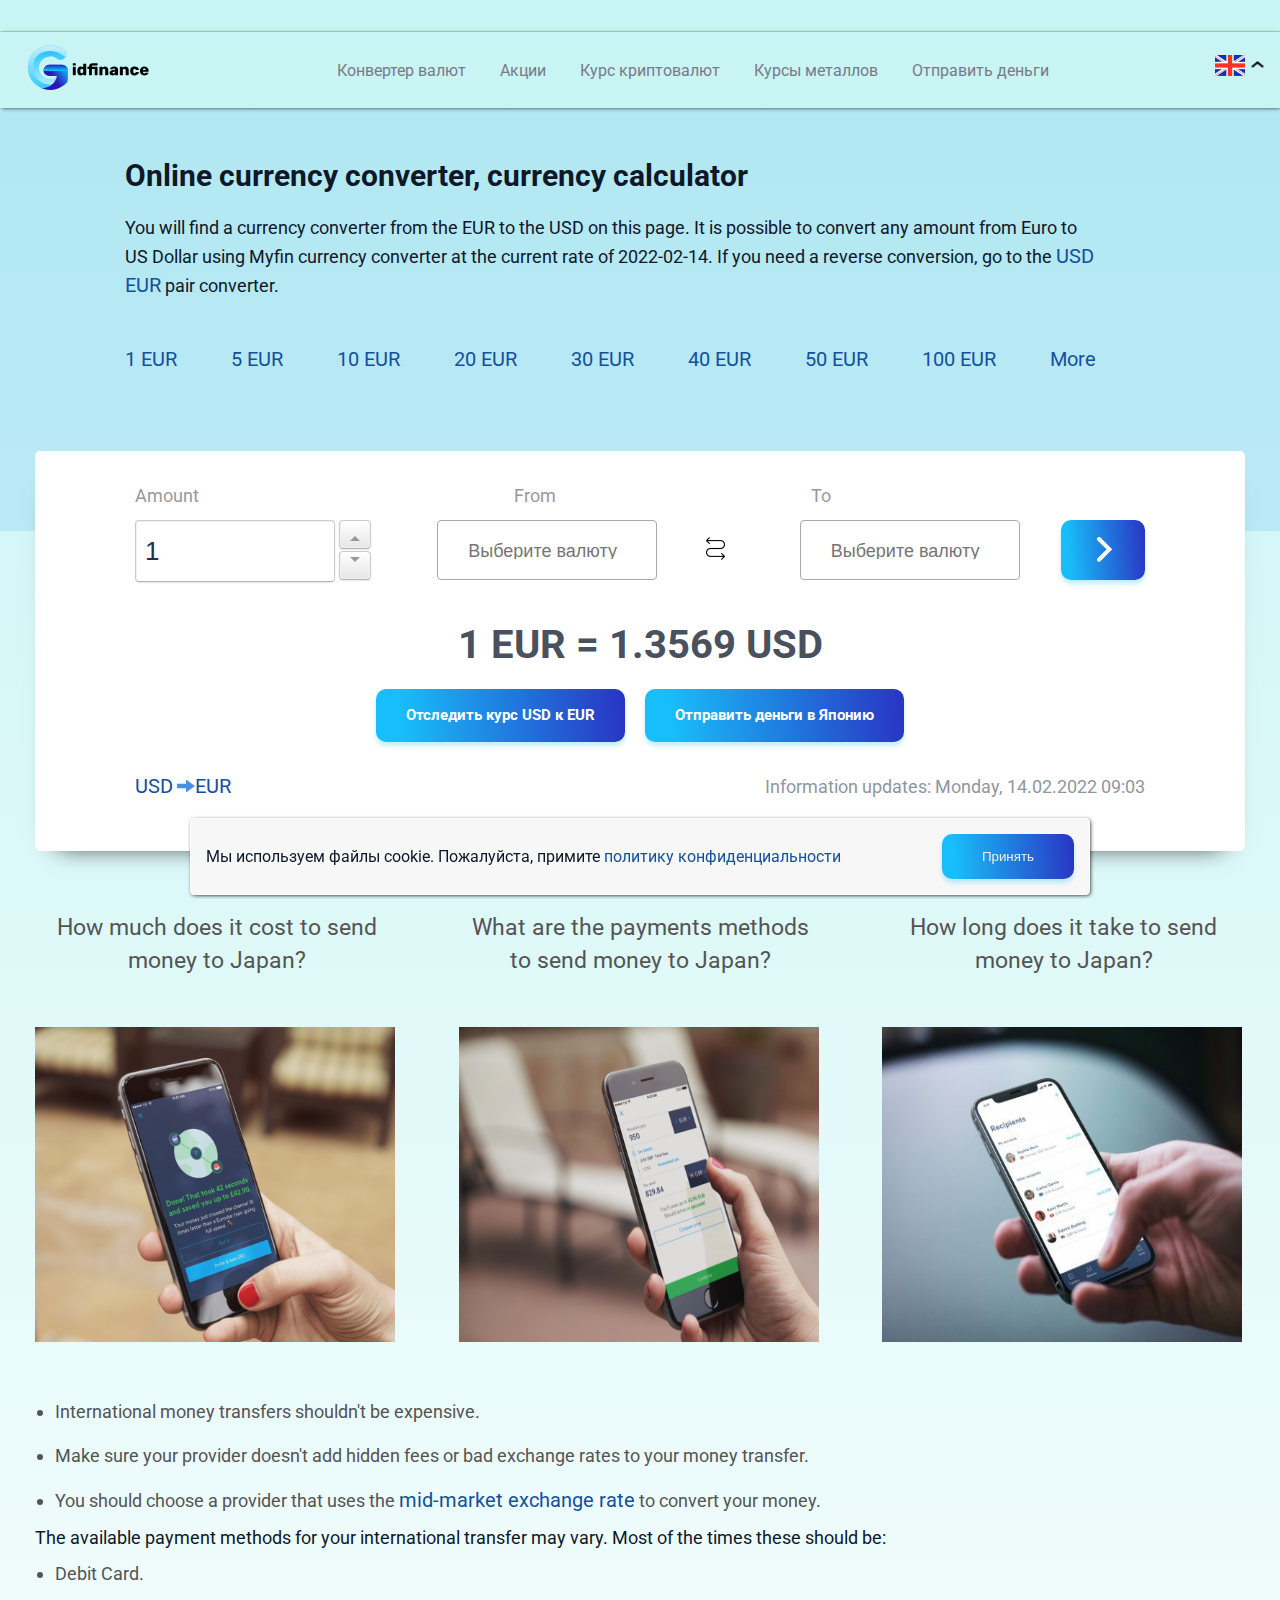
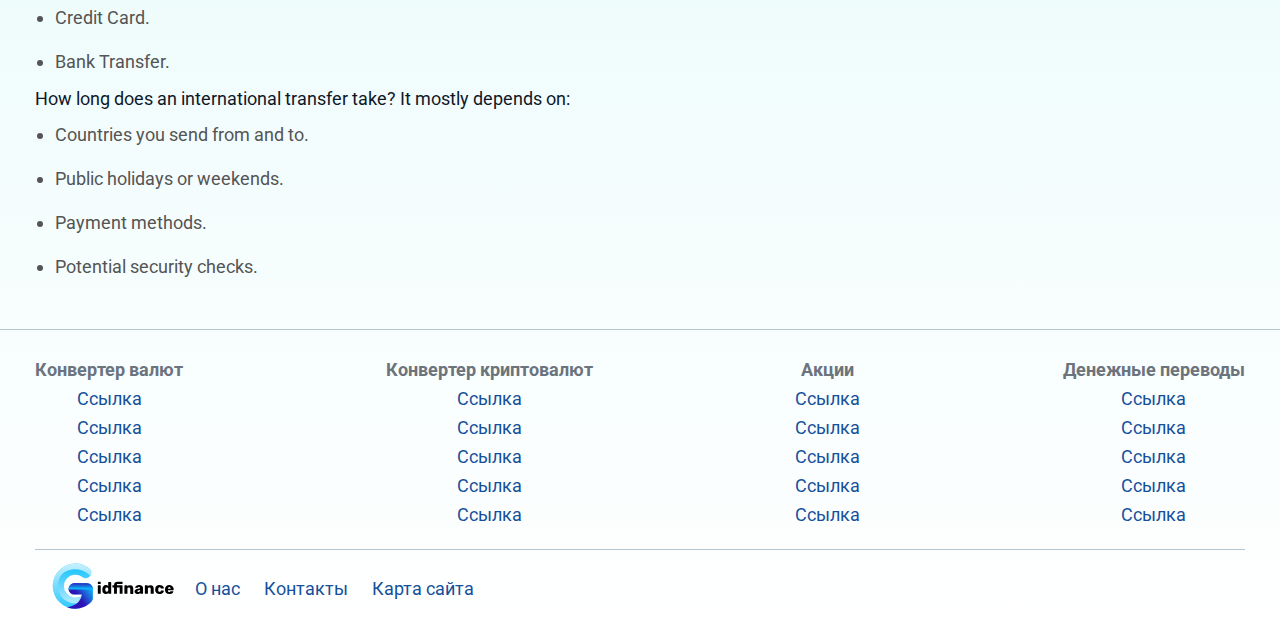
<file: page7-3.html>
<!DOCTYPE html>
<html lang="en">

<head>
    <meta charset="UTF-8">
    <meta name="viewport" content="width=device-width, initial-scale=1.0">
    <meta http-equiv="X-UA-Compatible" content="ie=edge">
    <title>Document</title>
    <link rel="stylesheet" href="css/reset.css">
    <link rel="preconnect" href="https://fonts.googleapis.com">
    <link rel="preconnect" href="https://fonts.gstatic.com" crossorigin>
    <link href="https://fonts.googleapis.com/css2?family=Roboto:wght@400;700&display=swap" rel="stylesheet">
    <link rel="stylesheet" href="css/jquery.formstyler.theme.css">
    <link rel="stylesheet" href="css/jquery.formstyler.css">
    <link rel="stylesheet" href="css/select2.min.css">
    <link rel="stylesheet" href="css/style.css">
    <link rel="stylesheet" href="css/media.css">
</head>

<body>
    <header class="header">
        <ul class="marquee">
            <li class="marquee__item">
                <div class="marquee__item-flex">
                    <a href="#">S&P 500</a>
                    <p class="marquee__price"> $40 661,36 </p>
                    <p class="marquee__up"> +0,77% </p>
                </div>
            </li>
            <li class="marquee__item">
                <div class="marquee__item-flex">
                    <a href="#">Dow Jones</a>
                    <p class="marquee__price"> $40 661,36 </p>
                    <p class="marquee__up"> +0,77% </p>
                </div>
            </li>
            <li class="marquee__item">
                <div class="marquee__item-flex">
                    <a href="#">Nasdaq</a>
                    <p class="marquee__price"> $40 661,36 </p>
                    <p class="marquee__down"> +0,77% </p>
                </div>
            </li>
            <li class="marquee__item">
                <div class="marquee__item-flex">
                    <a href="#">BTC/USD</a>
                    <p class="marquee__price"> $40 661,36 </p>
                    <p class="marquee__up"> +0,77% </p>
                </div>
            </li>
            <li class="marquee__item">
                <div class="marquee__item-flex">
                    <a href="#">AAPL</a>
                    <p class="marquee__price"> $40 661,36 </p>
                    <p class="marquee__down"> +0,77% </p>
                </div>
            </li>
            <li class="marquee__item">
                <div class="marquee__item-flex">
                    <a href="#">TSLA</a>
                    <p class="marquee__price"> $40 661,36 </p>
                    <p class="marquee__up"> +0,77% </p>
                </div>
            </li>
            <li class="marquee__item">
                <div class="marquee__item-flex">
                    <a href="#">ETH/USD</a>
                    <p class="marquee__price"> $40 661,36 </p>
                    <p class="marquee__down"> +0,77% </p>
                </div>
            </li>
            <li class="marquee__item">
                <div class="marquee__item-flex">
                    <a href="#">BABA</a>
                    <p class="marquee__price"> $40 661,36 </p>
                    <p class="marquee__up"> +0,77% </p>
                </div>
            </li>
            <li class="marquee__item">
                <div class="marquee__item-flex">
                    <a href="#">AMD</a>
                    <p class="marquee__price"> $40 661,36 </p>
                    <p class="marquee__down"> +0,77% </p>
                </div>
            </li>
            <li class="marquee__item">
                <div class="marquee__item-flex">
                    <a href="#">⦁ BTC/EUR </a>
                    <p class="marquee__price"> $40 661,36 </p>
                    <p class="marquee__up"> +0,77% </p>
                </div>
            </li>
            <li class="marquee__item">
                <div class="marquee__item-flex">
                    <a href="#">AMZN</a>
                    <p class="marquee__price"> $40 661,36 </p>
                    <p class="marquee__down"> +0,77% </p>
                </div>
            </li>
            <li class="marquee__item">
                <div class="marquee__item-flex">
                    <a href="#">GOOGL</a>
                    <p class="marquee__price"> $40 661,36 </p>
                    <p class="marquee__up"> +0,77% </p>
                </div>
            </li>
            <li class="marquee__item">
                <div class="marquee__item-flex">
                    <a href="#">FB</a>
                    <p class="marquee__price"> $40 661,36 </p>
                    <p class="marquee__down"> +0,77% </p>
                </div>
            </li>
            <li class="marquee__item">
                <div class="marquee__item-flex">
                    <a href="#">ETH/EUR</a>
                    <p class="marquee__price"> $40 661,36 </p>
                    <p class="marquee__up"> +0,77% </p>
                </div>
            </li>
            <li class="marquee__item">
                <div class="marquee__item-flex">
                    <a href="#">NFLX</a>
                    <p class="marquee__price"> $40 661,36 </p>
                    <p class="marquee__down"> +0,77% </p>
                </div>
            </li>
            <li class="marquee__item">
                <div class="marquee__item-flex">
                    <a href="#">EUR/USD</a>
                    <p class="marquee__price"> $40 661,36 </p>
                    <p class="marquee__up"> +0,77% </p>
                </div>
            </li>
            <li class="marquee__item">
                <div class="marquee__item-flex">
                    <a href="#">GOLD</a>
                    <p class="marquee__price"> $40 661,36 </p>
                    <p class="marquee__down"> +0,77% </p>
                </div>
            </li>
            <li class="marquee__item">
                <div class="marquee__item-flex">
                    <a href="#">USD/EUR</a>
                    <p class="marquee__price"> $40 661,36 </p>
                    <p class="marquee__up"> +0,77% </p>
                </div>
            </li>
        </ul>
        </div>
        <div class="header__inner">
            <div class="header__logo">
                <img class="logo" src="images/logo.svg" alt="">
            </div>
            <div class="header__menu">
                <nav class="menu">
                    <ul class="menu__list">
                        <li class="menu__list-item">
                            <a class="menu__list-link" href="#">
                                Конвертер валют
                            </a>
                        </li>
                        <li class="menu__list-item">
                            <a class="menu__list-link" href="#">
                                Акции
                            </a>
                            <ul class="submenu__list">
                                <li class="submenu__list-item">
                                    <a class="submenu__list-link" href="#">
                                        Российские акции
                                    </a>
                                </li>
                                <li class="submenu__list-item">
                                    <a class="submenu__list-link" href="#">
                                        Euro Stoxx 50
                                    </a>
                                </li>
                                <li class="submenu__list-item">
                                    <a class="submenu__list-link" href="#">
                                        Dow Jones
                                    </a>
                                </li>
                                <li class="submenu__list-item">
                                    <a class="submenu__list-link" href="#">
                                        Nasdaq 100
                                    </a>
                                </li>
                                <li class="submenu__list-item">
                                    <a class="submenu__list-link" href="#">
                                        S&P 500
                                    </a>
                                </li>
                                <li class="submenu__list-item">
                                    <a class="submenu__list-link" href="#">
                                        Все акции
                                    </a>
                                </li>
                            </ul>
                        </li>
                        <li class="menu__list-item">
                            <a class="menu__list-link" href="#">
                                Курс криптовалют
                            </a>
                            <ul class="submenu__list">
                                <li class="submenu__list-item">
                                    <a class="submenu__list-link" href="#">
                                        Bitcoin
                                    </a>
                                </li>
                                <li class="submenu__list-item">
                                    <a class="submenu__list-link" href="#">
                                        Ethereum
                                    </a>
                                </li>
                                <li class="submenu__list-item">
                                    <a class="submenu__list-link" href="#">
                                        Все криптовалюты
                                    </a>
                                </li>
                            </ul>
                        </li>
                        <li class="menu__list-item">
                            <a class="menu__list-link" href="#">
                                Курсы металлов
                            </a>
                            <ul class="submenu__list">
                                <li class="submenu__list-item">
                                    <a class="submenu__list-link" href="#">
                                        Курс золота к USD
                                    </a>
                                </li>
                                <li class="submenu__list-item">
                                    <a class="submenu__list-link" href="#">
                                        Курс золота к EUR
                                    </a>
                                </li>
                                <li class="submenu__list-item">
                                    <a class="submenu__list-link" href="#">
                                        Курс золота к {Местной валюте}
                                    </a>
                                </li>
                                <li class="submenu__list-item">
                                    <a class="submenu__list-link" href="#">
                                        Курс серебра к USD
                                    </a>
                                </li>
                                <li class="submenu__list-item">
                                    <a class="submenu__list-link" href="#">
                                        Курс серебра к EUR
                                    </a>
                                </li>
                                <li class="submenu__list-item">
                                    <a class="submenu__list-link" href="#">
                                        Курс серебра к {Местной валюте}
                                    </a>
                                </li>
                            </ul>
                        </li>
                        <li class="menu__list-item">
                            <a class="menu__list-link" href="#">
                                Отправить деньги
                            </a>
                        </li>
                    </ul>
                </nav>
            </div>
            <ul class="menu-mobile__list">
                <li class="menu-mobile__item">
                    <a class="menu-mobile__link" href="#">Конвертер валют</a>
                </li>
                <li class="menu-mobile__item">
                    <a class="menu-mobile__link" href="#">Акции</a>
                </li>
                <li class="menu-mobile__item">
                    <a class="menu-mobile__link" href="#">Курс криптовалют</a>
                </li>
                <li class="menu-mobile__item">
                    <a class="menu-mobile__link" href="#">Курсы металлов</a>
                </li>
                <li class="menu-mobile__item">
                    <a class="menu-mobile__link" href="#">Отправить деньги</a>
                </li>
            </ul>
            <div class="header__lang">
                <button class="menu-btn">
                    <div class="menu-btn__line"></div>
                    <div class="menu-btn__line"></div>
                    <div class="menu-btn__line"></div>
                </button>
                <ul class="header__lang-list">
                    <li class="header__lang-list__item">
                        <div class="header__lang-list__item-inner">
                            <a class="header__lang-link" href="#">
                                <img class="header__lang-img" src="images/flag-gbr.png" alt="">
                            </a>
                            <div class="header__lang-arrow">
                                <img class="header__lang-arrow__img" src="images/icons8-свернуть-24.png" alt="">
                            </div>
                        </div>
                        <ul class="header__lang-sublist ">
                            <li class="header__lang-sublist__item">
                                <a class="header__lang-sublink" href="#">
                                    <img src="images/flag-eur.png" alt="">
                                    <p> Deutsch </p>
                                </a>
                            </li>
                            <li class="header__lang-sublist__item">
                                <a class="header__lang-sublink" href="#">
                                    <img src="images/flag-kzt.png" alt="">
                                    <p> English </p>
                                </a>
                            </li>
                            <li class="header__lang-sublist__item">
                                <a class="header__lang-sublink" href="#">
                                    <img src="images/flag-russia.png" alt="">
                                    <p> Español </p>
                                </a>
                            </li>
                            <li class="header__lang-sublist__item">
                                <a class="header__lang-sublink" href="#">
                                    <img src="images/flag-uah.png" alt="">
                                    <p> Français </p>
                                </a>
                            </li>
                            <li class="header__lang-sublist__item">
                                <a class="header__lang-sublink" href="#">
                                    <img src="images/flag-usd.png" alt="">
                                    <p> Polski </p>
                                </a>
                            </li>
                            <li class="header__lang-sublist__item">
                                <a class="header__lang-sublink" href="#">
                                    <img src="images/flag-russia.png" alt="">
                                    <p> Română </p>
                                </a>
                            </li>
                            <li class="header__lang-sublist__item">
                                <a class="header__lang-sublink" href="#">
                                    <img src="images/flag-gbr.png" alt="">
                                    <p>Русский</p>
                                </a>
                            </li>
                        </ul>
                    </li>
                </ul>
            </div>
        </div>
    </header>
    <section class="page-top">
        <div class="container">
            <h1 class="page-top__title">
                Online currency converter, currency calculator
            </h1>
            <p class="page-top__text">
                You will find a currency converter from the EUR to the USD on this page. It is possible to convert any
                amount
                from Euro to US Dollar using Myfin currency converter at the current rate of 2022-02-14. If you need a
                reverse
                conversion, go to the <a href="#">USD EUR</a> pair converter.
            </p>
            <div class="currencies">
                <ul class="currencies__list">
                    <li class="currencies__list-item">
                        <a class="currencies__list-link" href="#">
                            1 EUR
                        </a>
                    </li>
                    <li class="currencies__list-item">
                        <a class="currencies__list-link" href="#">
                            5 EUR
                        </a>
                    </li>
                    <li class="currencies__list-item">
                        <a class="currencies__list-link" href="#">
                            10 EUR
                        </a>
                    </li>
                    <li class="currencies__list-item">
                        <a class="currencies__list-link" href="#">
                            20 EUR
                        </a>
                    </li>
                    <li class="currencies__list-item">
                        <a class="currencies__list-link" href="#">
                            30 EUR
                        </a>
                    </li>
                    <li class="currencies__list-item">
                        <a class="currencies__list-link" href="#">
                            40 EUR
                        </a>
                    </li>
                    <li class="currencies__list-item">
                        <a class="currencies__list-link" href="#">
                            50 EUR
                        </a>
                    </li>
                    <li class="currencies__list-item">
                        <a class="currencies__list-link" href="#">
                            100 EUR
                        </a>
                    </li>
                    <li class="currencies__list-item">
                        <a class="currencies__list-link" href="#">
                            More
                        </a>
                        <ul class="currencies__sublist">
                            <li class="currencies__sublist-item">
                                <a class="currencies__sublist-link" href="#">
                                    200 EUR
                                </a>
                            </li>
                            <li class="currencies__sublist-item">
                                <a class="currencies__sublist-link" href="#">
                                    500 EUR
                                </a>
                            </li>
                            <li class="currencies__sublist-item">
                                <a class="currencies__sublist-link" href="#">
                                    1000 EUR
                                </a>
                            </li>
                            <li class="currencies__sublist-item">
                                <a class="currencies__sublist-link" href="#">
                                    10 000 EUR
                                </a>
                            </li>
                            <li class="currencies__sublist-item">
                                <a class="currencies__sublist-link" href="#">
                                    100 000 EUR
                                </a>
                            </li>
                            <li class="currencies__sublist-item">
                                <a class="currencies__sublist-link" href="#">
                                    1 000 000 EUR
                                </a>
                            </li>
                        </ul>
                    </li>
                </ul>
            </div>
        </div>
    </section>
    <section class="online-converter">
        <div class="container">
            <div class="conversion">
                <div class="conversion__inner">
                    <div class="conversion__titles">
                        <h4 class="conversion__title">
                            Amount
                        </h4>
                        <h4 class="conversion__title">
                            From
                        </h4>
                        <h4 class="conversion__title">
                            To
                        </h4>
                    </div>
                    <div class="conversion__forms">
                        <input class="filter-stile conversion__input" type="number" value="1">
                        <select class="js-select2" multiple="multiple">
                            <option value="flag-gbr">GBP Pound Sterling</option>
                            <option value="flag-eur">EUR Euro</option>
                            <option value="flag-usd">USD US Dollar</option>
                            <option value="inr">INR Indian Rupee</option>
                            <option value="aud">AUD Australian Dollar</option>
                            <option value="flag-jpy">JPY Japanese Yen</option>
                            <option value="bgn">BGN Bulgarian Lev</option>
                            <option value="flag-czk">CZK Czech Koruna</option>
                            <option value="dkk">DKK Danish Krone</option>
                            <option value="xaf">AFN</option>
                            <option value="xaf">ALL</option>
                            <option value="xaf">AMD</option>
                            <option value="xaf">AOA</option>
                            <option value="xaf">ARS</option>
                            <option value="xaf">AUD</option>
                            <option value="xaf">AWG</option>
                            <option value="xaf">AZN</option>
                            <option value="xaf">BAM</option>
                            <option value="xaf">BBD</option>
                            <option value="xaf">BDT</option>
                            <option value="xaf">BGN</option>
                            <option value="xaf">BHD</option>
                            <option value="xaf">BIF</option>
                            <option value="xaf">BMD</option>
                            <option value="xaf">BND</option>
                            <option value="xaf">BOB</option>
                            <option value="xaf">BRL</option>
                            <option value="xaf">BSD</option>
                            <option value="xaf">BTN</option>
                            <option value="xaf">BWP</option>
                            <option value="xaf">BYN</option>
                            <option value="xaf">BZD</option>
                            <option value="xaf">CAD</option>
                            <option value="xaf">CDF</option>
                            <option value="xaf">CHF</option>
                            <option value="xaf">CLP</option>
                            <option value="xaf">CNY</option>
                            <option value="xaf">COP</option>
                            <option value="xaf">CRC</option>
                            <option value="xaf">CUC</option>
                            <option value="xaf">CUP</option>
                            <option value="xaf">CVE</option>
                        </select>
                        <button class="conversion__btn"><img src="images/arrows.png" alt=""></button>
                        <select class="js-select2" multiple="multiple">
                            <option value="flag-gbr">GBP Pound Sterling</option>
                            <option value="flag-eur">EUR Euro</option>
                            <option value="flag-usd">USD US Dollar</option>
                            <option value="inr">INR Indian Rupee</option>
                            <option value="aud">AUD Australian Dollar</option>
                            <option value="flag-jpy">JPY Japanese Yen</option>
                            <option value="bgn">BGN Bulgarian Lev</option>
                            <option value="flag-czk">CZK Czech Koruna</option>
                            <option value="dkk">DKK Danish Krone</option>
                            <option value="xaf">AFN</option>
                            <option value="xaf">ALL</option>
                            <option value="xaf">AMD</option>
                            <option value="xaf">AOA</option>
                            <option value="xaf">ARS</option>
                            <option value="xaf">AUD</option>
                            <option value="xaf">AWG</option>
                            <option value="xaf">AZN</option>
                            <option value="xaf">BAM</option>
                            <option value="xaf">BBD</option>
                            <option value="xaf">BDT</option>
                            <option value="xaf">BGN</option>
                            <option value="xaf">BHD</option>
                            <option value="xaf">BIF</option>
                            <option value="xaf">BMD</option>
                            <option value="xaf">BND</option>
                            <option value="xaf">BOB</option>
                            <option value="xaf">BRL</option>
                            <option value="xaf">BSD</option>
                            <option value="xaf">BTN</option>
                            <option value="xaf">BWP</option>
                            <option value="xaf">BYN</option>
                            <option value="xaf">BZD</option>
                            <option value="xaf">CAD</option>
                            <option value="xaf">CDF</option>
                            <option value="xaf">CHF</option>
                            <option value="xaf">CLP</option>
                            <option value="xaf">CNY</option>
                            <option value="xaf">COP</option>
                            <option value="xaf">CRC</option>
                            <option value="xaf">CUC</option>
                            <option value="xaf">CUP</option>
                            <option value="xaf">CVE</option>
                        </select>
                        <div class="conversion__link">
                            <a href="#"><img src="images/btn.svg" alt=""></a>
                        </div>
                    </div>
                    <h3>
                        1 EUR = 1.3569 USD
                    </h3>
                    <div class="conversion__btn-link">
                        <a class="conversion__btn-link__item" href="#" rel="nofollow">
                            Отследить курс USD к EUR
                        </a>
                        <a class="conversion__btn-link__item" href="#" rel="nofollow">
                            Отправить деньги в Японию
                        </a>
                    </div>
                    <div class="conversion__flex">
                        <p class="conversion__flex-link">
                            <a href="#" style="background-image: url(images/icons8-стрелка-18.png);">
                                USD
                            </a>
                            <a href="#">
                                EUR
                            </a>
                        </p>
                        <p class="conversion__text">
                            Information updates: Monday, 14.02.2022 09:03
                        </p>
                    </div>
                </div>
            </div>
        </div>
    </section>
    <section class="article">
        <div class="container">
            <div class="article__inner">
                <div class="article__item">
                    <h3 class="article__title">
                        How much does it cost to send money to Japan?
                    </h3>
                    <div class="article__img">
                        <img src="images/iphone-1.png" alt="">
                    </div>
                </div>
                <div class="article__item">
                    <h3 class="article__title">
                        What are the payments methods to send money to Japan?
                    </h3>
                    <div class="article__img">
                        <img src="images/iPhone-2.png" alt="">
                    </div>
                </div>
                <div class="article__item">
                    <h3 class="article__title">
                        How long does it take to send money to Japan?
                    </h3>
                    <div class="article__img">
                        <img src="images/iphone-3.jpg" alt="">
                    </div>
                </div>

            </div>
            <p class="article__text">
                <ol class="article__list">
                    <li class="article__list-item">
                        International money transfers shouldn't be expensive.
                    </li>
                    <li class="article__list-item">
                        Make sure your provider doesn't add hidden fees or bad exchange rates to your money
                        transfer.
                    </li>
                    <li class="article__list-item">
                        You should choose a provider that uses the <a href="#"> mid-market exchange rate</a> to
                        convert your money.
                    </li>
                </ol>
                The available payment methods for your international transfer may vary. Most of the times these
                should be:
                <ol class="article__list">
                    <li class="article__list-item">
                        Debit Card.
                    </li>
                    <li class="article__list-item">
                        Credit Card.
                    </li>
                    <li class="article__list-item">
                        Bank Transfer.
                    </li>
                </ol>
                How long does an international transfer take? It mostly depends on:
                <ol class="article__list">
                    <li class="article__list-item">
                        Countries you send from and to.
                    </li>
                    <li class="article__list-item">
                        Public holidays or weekends.
                    </li>
                    <li class="article__list-item">
                        Payment methods.
                    </li>
                    <li class="article__list-item">
                        Potential security checks.
                    </li>
                </ol>
            </p>
        </div>
    </section>
    <footer class="footer">
        <div class="container">
            <nav class="footer-menu">
                <ul class="footer-menu__list">
                    <li class="footer-menu__list-item">
                        <h5 class="footer-menu__list-title">
                            Конвертер валют
                        </h5>
                    </li>
                    <li class="footer-menu__list-item">
                        <a class="footer-menu__list-item__link" href="#">
                            Ссылка
                        </a>
                    </li>
                    <li class="footer-menu__list-item">
                        <a class="footer-menu__list-item__link" href="#">
                            Ссылка
                        </a>
                    </li>
                    <li class="footer-menu__list-item">
                        <a class="footer-menu__list-item__link" href="#">
                            Ссылка
                        </a>
                    </li>
                    <li class="footer-menu__list-item">
                        <a class="footer-menu__list-item__link" href="#">
                            Ссылка
                        </a>
                    </li>
                    <li class="footer-menu__list-item">
                        <a class="footer-menu__list-item__link" href="#">
                            Ссылка
                        </a>
                    </li>
                </ul>
                <ul class="footer-menu__list">
                    <li class="footer-menu__list-item">
                        <h5 class="footer-menu__list-title">
                            Конвертер криптовалют
                        </h5>
                    </li>
                    <li class="footer-menu__list-item">
                        <a class="footer-menu__list-item__link" href="#">
                            Ссылка
                        </a>
                    </li>
                    <li class="footer-menu__list-item">
                        <a class="footer-menu__list-item__link" href="#">
                            Ссылка
                        </a>
                    </li>
                    <li class="footer-menu__list-item">
                        <a class="footer-menu__list-item__link" href="#">
                            Ссылка
                        </a>
                    </li>
                    <li class="footer-menu__list-item">
                        <a class="footer-menu__list-item__link" href="#">
                            Ссылка
                        </a>
                    </li>
                    <li class="footer-menu__list-item">
                        <a class="footer-menu__list-item__link" href="#">
                            Ссылка
                        </a>
                    </li>
                </ul>
                <ul class="footer-menu__list">
                    <li class="footer-menu__list-item">
                        <h5 class="footer-menu__list-title">
                            Акции
                        </h5>
                    </li>
                    <li class="footer-menu__list-item">
                        <a class="footer-menu__list-item__link" href="#">
                            Ссылка
                        </a>
                    </li>
                    <li class="footer-menu__list-item">
                        <a class="footer-menu__list-item__link" href="#">
                            Ссылка
                        </a>
                    </li>
                    <li class="footer-menu__list-item">
                        <a class="footer-menu__list-item__link" href="#">
                            Ссылка
                        </a>
                    </li>
                    <li class="footer-menu__list-item">
                        <a class="footer-menu__list-item__link" href="#">
                            Ссылка
                        </a>
                    </li>
                    <li class="footer-menu__list-item">
                        <a class="footer-menu__list-item__link" href="#">
                            Ссылка
                        </a>
                    </li>
                </ul>
                <ul class="footer-menu__list">
                    <li class="footer-menu__list-item">
                        <h5 class="footer-menu__list-title">
                            Денежные переводы
                        </h5>
                    </li>
                    <li class="footer-menu__list-item">
                        <a class="footer-menu__list-item__link" href="#">
                            Ссылка
                        </a>
                    </li>
                    <li class="footer-menu__list-item">
                        <a class="footer-menu__list-item__link" href="#">
                            Ссылка
                        </a>
                    </li>
                    <li class="footer-menu__list-item">
                        <a class="footer-menu__list-item__link" href="#">
                            Ссылка
                        </a>
                    </li>
                    <li class="footer-menu__list-item">
                        <a class="footer-menu__list-item__link" href="#">
                            Ссылка
                        </a>
                    </li>
                    <li class="footer-menu__list-item">
                        <a class="footer-menu__list-item__link" href="#">
                            Ссылка
                        </a>
                    </li>
                </ul>
            </nav>
            <div class="footer-bottom">
                <div class="header__logo">
                    <img class="logo" src="images/logo.svg" alt="">
                </div>
                <nav>
                    <ul class="footer-bottom__menu">
                        <li class="footer-bottom__menu-item">
                            <a class="footer-bottom__menu-link" href="#">
                                О нас
                            </a>
                        </li>
                        <li class="footer-bottom__menu-item">
                            <a class="footer-bottom__menu-link" href="#">
                                Контакты
                            </a>
                        </li>
                        <li class="footer-bottom__menu-item">
                            <a class="footer-bottom__menu-link" href="#">
                                Карта сайта
                            </a>
                        </li>
                    </ul>
                </nav>
            </div>
        </div>
        <div class="warning warning--active">
            <p class="warning__text">
                Мы используем файлы cookie. Пожалуйста, примите <a href="#">политику конфиденциальности</a>
            </p>
            <button class="warning__apply" type="button">Принять</button>
        </div>
    </footer>



    <script src=" https://ajax.googleapis.com/ajax/libs/jquery/3.4.1/jquery.min.js"> </script>
    <script src="js/jquery.formstyler.min.js"></script>
    <script src="js/jquery.marquee.min.js"></script>
    <script src="js/select2.full.min.js"></script>
    <script src="js/ru.js"></script>
    <script src="js/main.js"></script>
</body>

</html>
</file>
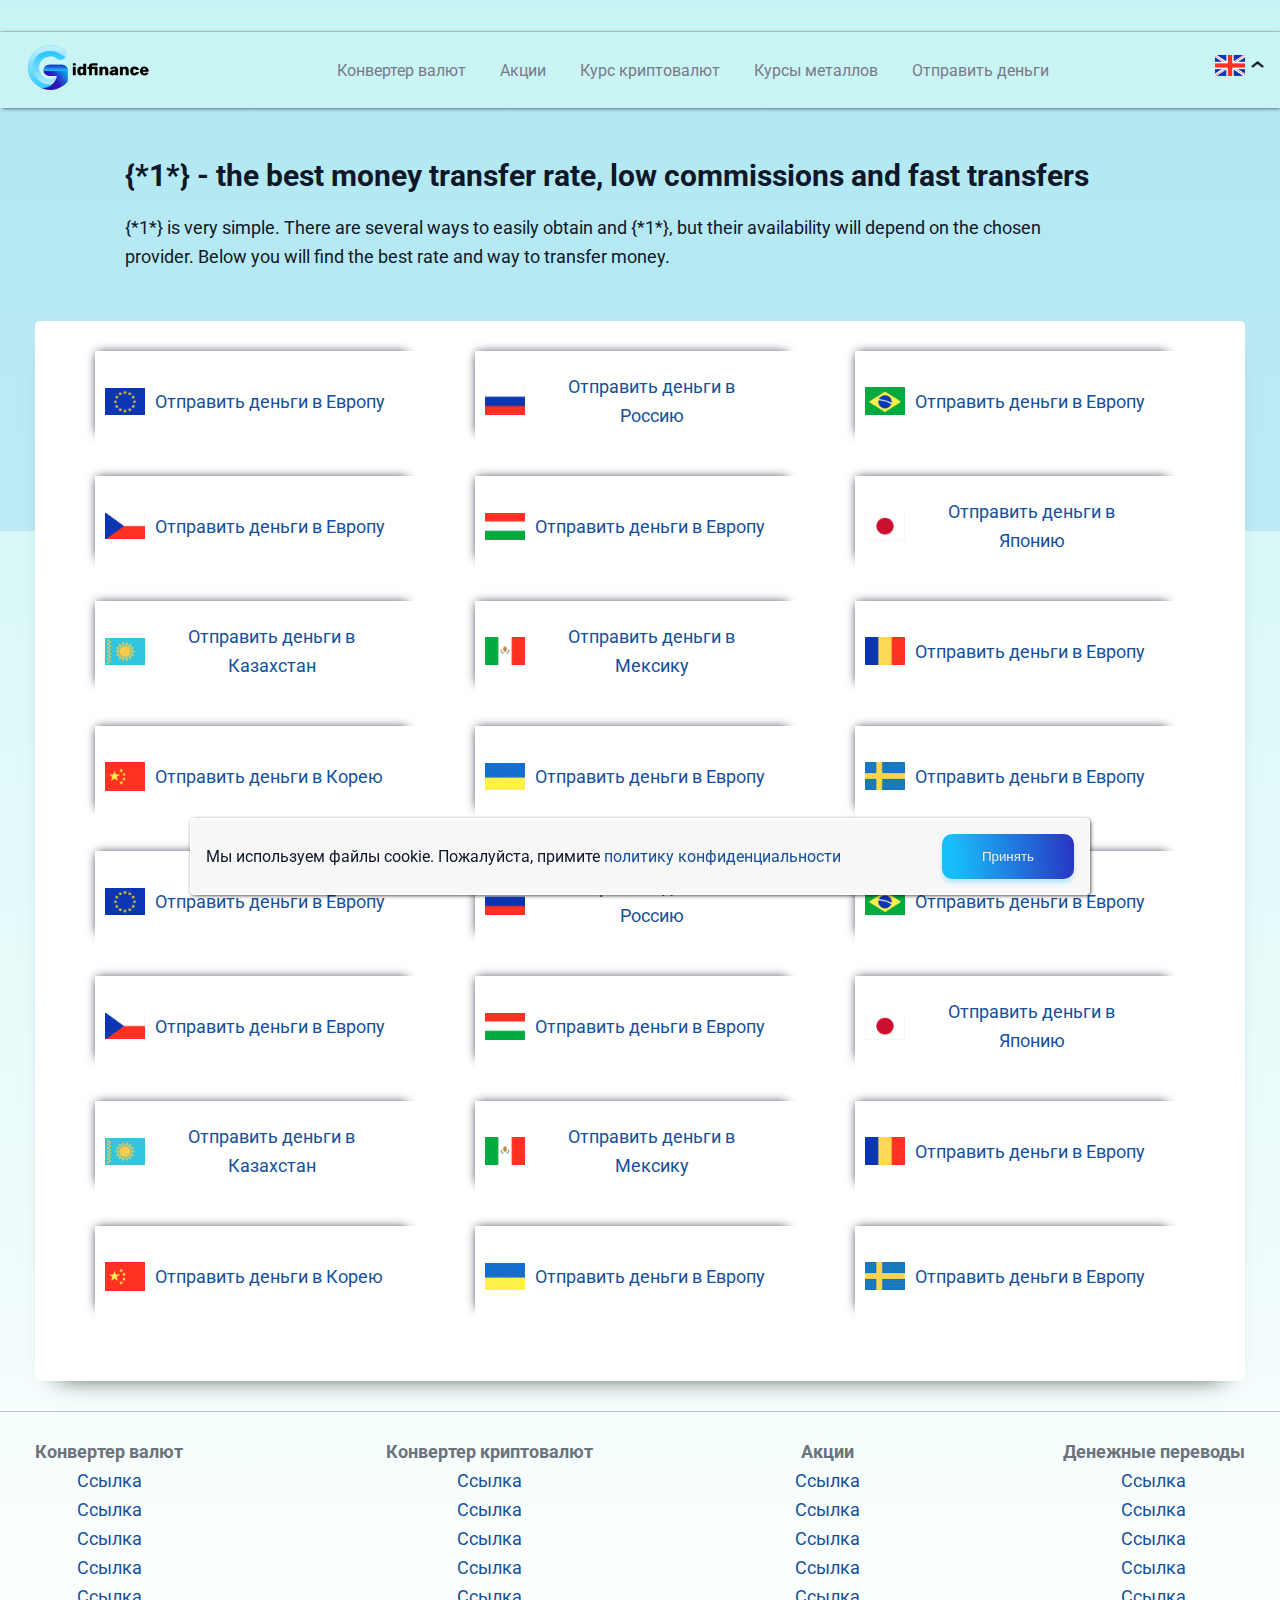
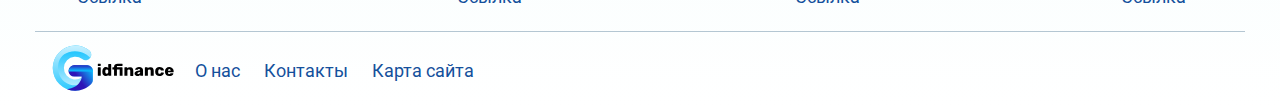
<file: page7-4.html>
<!DOCTYPE html>
<html lang="en">

<head>
    <meta charset="UTF-8">
    <meta name="viewport" content="width=device-width, initial-scale=1.0">
    <meta http-equiv="X-UA-Compatible" content="ie=edge">
    <title>Document</title>
    <link rel="stylesheet" href="css/reset.css">
    <link rel="preconnect" href="https://fonts.googleapis.com">
    <link rel="preconnect" href="https://fonts.gstatic.com" crossorigin>
    <link href="https://fonts.googleapis.com/css2?family=Roboto:wght@400;700&display=swap" rel="stylesheet">
    <link rel="stylesheet" href="css/jquery.formstyler.theme.css">
    <link rel="stylesheet" href="css/jquery.formstyler.css">
    <link rel="stylesheet" href="css/style.css">
    <link rel="stylesheet" href="css/media.css">
</head>

<body>
    <header class="header">
        <ul class="marquee">
            <li class="marquee__item">
                <div class="marquee__item-flex">
                    <a href="#">S&P 500</a>
                    <p class="marquee__price"> $40 661,36 </p>
                    <p class="marquee__up"> +0,77% </p>
                </div>
            </li>
            <li class="marquee__item">
                <div class="marquee__item-flex">
                    <a href="#">Dow Jones</a>
                    <p class="marquee__price"> $40 661,36 </p>
                    <p class="marquee__up"> +0,77% </p>
                </div>
            </li>
            <li class="marquee__item">
                <div class="marquee__item-flex">
                    <a href="#">Nasdaq</a>
                    <p class="marquee__price"> $40 661,36 </p>
                    <p class="marquee__down"> +0,77% </p>
                </div>
            </li>
            <li class="marquee__item">
                <div class="marquee__item-flex">
                    <a href="#">BTC/USD</a>
                    <p class="marquee__price"> $40 661,36 </p>
                    <p class="marquee__up"> +0,77% </p>
                </div>
            </li>
            <li class="marquee__item">
                <div class="marquee__item-flex">
                    <a href="#">AAPL</a>
                    <p class="marquee__price"> $40 661,36 </p>
                    <p class="marquee__down"> +0,77% </p>
                </div>
            </li>
            <li class="marquee__item">
                <div class="marquee__item-flex">
                    <a href="#">TSLA</a>
                    <p class="marquee__price"> $40 661,36 </p>
                    <p class="marquee__up"> +0,77% </p>
                </div>
            </li>
            <li class="marquee__item">
                <div class="marquee__item-flex">
                    <a href="#">ETH/USD</a>
                    <p class="marquee__price"> $40 661,36 </p>
                    <p class="marquee__down"> +0,77% </p>
                </div>
            </li>
            <li class="marquee__item">
                <div class="marquee__item-flex">
                    <a href="#">BABA</a>
                    <p class="marquee__price"> $40 661,36 </p>
                    <p class="marquee__up"> +0,77% </p>
                </div>
            </li>
            <li class="marquee__item">
                <div class="marquee__item-flex">
                    <a href="#">AMD</a>
                    <p class="marquee__price"> $40 661,36 </p>
                    <p class="marquee__down"> +0,77% </p>
                </div>
            </li>
            <li class="marquee__item">
                <div class="marquee__item-flex">
                    <a href="#">⦁ BTC/EUR </a>
                    <p class="marquee__price"> $40 661,36 </p>
                    <p class="marquee__up"> +0,77% </p>
                </div>
            </li>
            <li class="marquee__item">
                <div class="marquee__item-flex">
                    <a href="#">AMZN</a>
                    <p class="marquee__price"> $40 661,36 </p>
                    <p class="marquee__down"> +0,77% </p>
                </div>
            </li>
            <li class="marquee__item">
                <div class="marquee__item-flex">
                    <a href="#">GOOGL</a>
                    <p class="marquee__price"> $40 661,36 </p>
                    <p class="marquee__up"> +0,77% </p>
                </div>
            </li>
            <li class="marquee__item">
                <div class="marquee__item-flex">
                    <a href="#">FB</a>
                    <p class="marquee__price"> $40 661,36 </p>
                    <p class="marquee__down"> +0,77% </p>
                </div>
            </li>
            <li class="marquee__item">
                <div class="marquee__item-flex">
                    <a href="#">ETH/EUR</a>
                    <p class="marquee__price"> $40 661,36 </p>
                    <p class="marquee__up"> +0,77% </p>
                </div>
            </li>
            <li class="marquee__item">
                <div class="marquee__item-flex">
                    <a href="#">NFLX</a>
                    <p class="marquee__price"> $40 661,36 </p>
                    <p class="marquee__down"> +0,77% </p>
                </div>
            </li>
            <li class="marquee__item">
                <div class="marquee__item-flex">
                    <a href="#">EUR/USD</a>
                    <p class="marquee__price"> $40 661,36 </p>
                    <p class="marquee__up"> +0,77% </p>
                </div>
            </li>
            <li class="marquee__item">
                <div class="marquee__item-flex">
                    <a href="#">GOLD</a>
                    <p class="marquee__price"> $40 661,36 </p>
                    <p class="marquee__down"> +0,77% </p>
                </div>
            </li>
            <li class="marquee__item">
                <div class="marquee__item-flex">
                    <a href="#">USD/EUR</a>
                    <p class="marquee__price"> $40 661,36 </p>
                    <p class="marquee__up"> +0,77% </p>
                </div>
            </li>
        </ul>
        </div>
        <div class="header__inner">
            <div class="header__logo">
                <img class="logo" src="images/logo.svg" alt="">
            </div>
            <div class="header__menu">
                <nav class="menu">
                    <ul class="menu__list">
                        <li class="menu__list-item">
                            <a class="menu__list-link" href="#">
                                Конвертер валют
                            </a>
                        </li>
                        <li class="menu__list-item">
                            <a class="menu__list-link" href="#">
                                Акции
                            </a>
                            <ul class="submenu__list">
                                <li class="submenu__list-item">
                                    <a class="submenu__list-link" href="#">
                                        Российские акции
                                    </a>
                                </li>
                                <li class="submenu__list-item">
                                    <a class="submenu__list-link" href="#">
                                        Euro Stoxx 50
                                    </a>
                                </li>
                                <li class="submenu__list-item">
                                    <a class="submenu__list-link" href="#">
                                        Dow Jones
                                    </a>
                                </li>
                                <li class="submenu__list-item">
                                    <a class="submenu__list-link" href="#">
                                        Nasdaq 100
                                    </a>
                                </li>
                                <li class="submenu__list-item">
                                    <a class="submenu__list-link" href="#">
                                        S&P 500
                                    </a>
                                </li>
                                <li class="submenu__list-item">
                                    <a class="submenu__list-link" href="#">
                                        Все акции
                                    </a>
                                </li>
                            </ul>
                        </li>
                        <li class="menu__list-item">
                            <a class="menu__list-link" href="#">
                                Курс криптовалют
                            </a>
                            <ul class="submenu__list">
                                <li class="submenu__list-item">
                                    <a class="submenu__list-link" href="#">
                                        Bitcoin
                                    </a>
                                </li>
                                <li class="submenu__list-item">
                                    <a class="submenu__list-link" href="#">
                                        Ethereum
                                    </a>
                                </li>
                                <li class="submenu__list-item">
                                    <a class="submenu__list-link" href="#">
                                        Все криптовалюты
                                    </a>
                                </li>
                            </ul>
                        </li>
                        <li class="menu__list-item">
                            <a class="menu__list-link" href="#">
                                Курсы металлов
                            </a>
                            <ul class="submenu__list">
                                <li class="submenu__list-item">
                                    <a class="submenu__list-link" href="#">
                                        Курс золота к USD
                                    </a>
                                </li>
                                <li class="submenu__list-item">
                                    <a class="submenu__list-link" href="#">
                                        Курс золота к EUR
                                    </a>
                                </li>
                                <li class="submenu__list-item">
                                    <a class="submenu__list-link" href="#">
                                        Курс золота к {Местной валюте}
                                    </a>
                                </li>
                                <li class="submenu__list-item">
                                    <a class="submenu__list-link" href="#">
                                        Курс серебра к USD
                                    </a>
                                </li>
                                <li class="submenu__list-item">
                                    <a class="submenu__list-link" href="#">
                                        Курс серебра к EUR
                                    </a>
                                </li>
                                <li class="submenu__list-item">
                                    <a class="submenu__list-link" href="#">
                                        Курс серебра к {Местной валюте}
                                    </a>
                                </li>
                            </ul>
                        </li>
                        <li class="menu__list-item">
                            <a class="menu__list-link" href="#">
                                Отправить деньги
                            </a>
                        </li>
                    </ul>
                </nav>
            </div>
            <ul class="menu-mobile__list">
                <li class="menu-mobile__item">
                    <a class="menu-mobile__link" href="#">Конвертер валют</a>
                </li>
                <li class="menu-mobile__item">
                    <a class="menu-mobile__link" href="#">Акции</a>
                </li>
                <li class="menu-mobile__item">
                    <a class="menu-mobile__link" href="#">Курс криптовалют</a>
                </li>
                <li class="menu-mobile__item">
                    <a class="menu-mobile__link" href="#">Курсы металлов</a>
                </li>
                <li class="menu-mobile__item">
                    <a class="menu-mobile__link" href="#">Отправить деньги</a>
                </li>
            </ul>
            <div class="header__lang">
                <button class="menu-btn">
                    <div class="menu-btn__line"></div>
                    <div class="menu-btn__line"></div>
                    <div class="menu-btn__line"></div>
                </button>
                <ul class="header__lang-list">
                    <li class="header__lang-list__item">
                        <div class="header__lang-list__item-inner">
                            <a class="header__lang-link" href="#">
                                <img class="header__lang-img" src="images/flag-gbr.png" alt="">
                            </a>
                            <div class="header__lang-arrow">
                                <img class="header__lang-arrow__img" src="images/icons8-свернуть-24.png" alt="">
                            </div>
                        </div>
                        <ul class="header__lang-sublist ">
                            <li class="header__lang-sublist__item">
                                <a class="header__lang-sublink" href="#">
                                    <img src="images/flag-eur.png" alt="">
                                    <p> Deutsch </p>
                                </a>
                            </li>
                            <li class="header__lang-sublist__item">
                                <a class="header__lang-sublink" href="#">
                                    <img src="images/flag-kzt.png" alt="">
                                    <p> English </p>
                                </a>
                            </li>
                            <li class="header__lang-sublist__item">
                                <a class="header__lang-sublink" href="#">
                                    <img src="images/flag-russia.png" alt="">
                                    <p> Español </p>
                                </a>
                            </li>
                            <li class="header__lang-sublist__item">
                                <a class="header__lang-sublink" href="#">
                                    <img src="images/flag-uah.png" alt="">
                                    <p> Français </p>
                                </a>
                            </li>
                            <li class="header__lang-sublist__item">
                                <a class="header__lang-sublink" href="#">
                                    <img src="images/flag-usd.png" alt="">
                                    <p> Polski </p>
                                </a>
                            </li>
                            <li class="header__lang-sublist__item">
                                <a class="header__lang-sublink" href="#">
                                    <img src="images/flag-russia.png" alt="">
                                    <p> Română </p>
                                </a>
                            </li>
                            <li class="header__lang-sublist__item">
                                <a class="header__lang-sublink" href="#">
                                    <img src="images/flag-gbr.png" alt="">
                                    <p>Русский</p>
                                </a>
                            </li>
                        </ul>
                    </li>
                </ul>
            </div>
        </div>
    </header>
    <section class="page-top">
        <div class="container">
            <h1 class="page-top__title">
                {*1*} - the best money transfer rate, low commissions and fast transfers
            </h1>
            <p class="page-top__text">
                {*1*} is very simple. There are several ways to easily obtain and {*1*}, but their availability will
                depend on the chosen provider. Below you will find the best rate and way to transfer money.
            </p>
        </div>
    </section>
    <div class="send-money">
        <div class="container">
            <div class="send-money__inner">
                <div class="send-money__item">
                    <a class="send-money__item-link" href="#">
                        <img src="images/flag-eur.png" alt="">
                    </a>
                    <a href="#" class="send-money__item-text">
                        Отправить деньги в Европу
                    </a>
                </div>
                <div class="send-money__item">
                    <a class="send-money__item-link" href="#">
                        <img src="images/flag-russia.png" alt="">
                    </a>
                    <a href="#" class="send-money__item-text">
                        Отправить деньги в Россию
                    </a>
                </div>
                <div class="send-money__item">
                    <a class="send-money__item-link" href="#">
                        <img src="images/flag-brl.png" alt="">
                    </a>
                    <a href="#" class="send-money__item-text">
                        Отправить деньги в Европу
                    </a>
                </div>
                <div class="send-money__item">
                    <a class="send-money__item-link" href="#">
                        <img src="images/flag-czk.png" alt="">
                    </a>
                    <a href="#" class="send-money__item-text">
                        Отправить деньги в Европу
                    </a>
                </div>
                <div class="send-money__item">
                    <a class="send-money__item-link" href="#">
                        <img src="images/flag-huf.png" alt="">
                    </a>
                    <a href="#" class="send-money__item-text">
                        Отправить деньги в Европу
                    </a>
                </div>
                <div class="send-money__item">
                    <a class="send-money__item-link" href="#">
                        <img src="images/flag-jpy.png" alt="">
                    </a>
                    <a href="#" class="send-money__item-text">
                        Отправить деньги в Японию
                    </a>
                </div>
                <div class="send-money__item">
                    <a class="send-money__item-link" href="#">
                        <img src="images/flag-kzt.png" alt="">
                    </a>
                    <a href="#" class="send-money__item-text">
                        Отправить деньги в Казахстан
                    </a>
                </div>
                <div class="send-money__item">
                    <a class="send-money__item-link" href="#">
                        <img src="images/flag-mexico.png" alt="">
                    </a>
                    <a href="#" class="send-money__item-text">
                        Отправить деньги в Мексику
                    </a>
                </div>
                <div class="send-money__item">
                    <a class="send-money__item-link" href="#">
                        <img src="images/flag-ron.png" alt="">
                    </a>
                    <a href="#" class="send-money__item-text">
                        Отправить деньги в Европу
                    </a>
                </div>
                <div class="send-money__item">
                    <a class="send-money__item-link" href="#">
                        <img src="images/flag-cny.png" alt="">
                    </a>
                    <a href="#" class="send-money__item-text">
                        Отправить деньги в Корею
                    </a>
                </div>
                <div class="send-money__item">
                    <a class="send-money__item-link" href="#">
                        <img src="images/flag-uah.png" alt="">
                    </a>
                    <a href="#" class="send-money__item-text">
                        Отправить деньги в Европу
                    </a>
                </div>
                <div class="send-money__item">
                    <a class="send-money__item-link" href="#">
                        <img src="images/flag-sek.png" alt="">
                    </a>
                    <a href="#" class="send-money__item-text">
                        Отправить деньги в Европу
                    </a>
                </div>
                <div class="send-money__item">
                    <a class="send-money__item-link" href="#">
                        <img src="images/flag-eur.png" alt="">
                    </a>
                    <a href="#" class="send-money__item-text">
                        Отправить деньги в Европу
                    </a>
                </div>
                <div class="send-money__item">
                    <a class="send-money__item-link" href="#">
                        <img src="images/flag-russia.png" alt="">
                    </a>
                    <a href="#" class="send-money__item-text">
                        Отправить деньги в Россию
                    </a>
                </div>
                <div class="send-money__item">
                    <a class="send-money__item-link" href="#">
                        <img src="images/flag-brl.png" alt="">
                    </a>
                    <a href="#" class="send-money__item-text">
                        Отправить деньги в Европу
                    </a>
                </div>
                <div class="send-money__item">
                    <a class="send-money__item-link" href="#">
                        <img src="images/flag-czk.png" alt="">
                    </a>
                    <a href="#" class="send-money__item-text">
                        Отправить деньги в Европу
                    </a>
                </div>
                <div class="send-money__item">
                    <a class="send-money__item-link" href="#">
                        <img src="images/flag-huf.png" alt="">
                    </a>
                    <a href="#" class="send-money__item-text">
                        Отправить деньги в Европу
                    </a>
                </div>
                <div class="send-money__item">
                    <a class="send-money__item-link" href="#">
                        <img src="images/flag-jpy.png" alt="">
                    </a>
                    <a href="#" class="send-money__item-text">
                        Отправить деньги в Японию
                    </a>
                </div>
                <div class="send-money__item">
                    <a class="send-money__item-link" href="#">
                        <img src="images/flag-kzt.png" alt="">
                    </a>
                    <a href="#" class="send-money__item-text">
                        Отправить деньги в Казахстан
                    </a>
                </div>
                <div class="send-money__item">
                    <a class="send-money__item-link" href="#">
                        <img src="images/flag-mexico.png" alt="">
                    </a>
                    <a href="#" class="send-money__item-text">
                        Отправить деньги в Мексику
                    </a>
                </div>
                <div class="send-money__item">
                    <a class="send-money__item-link" href="#">
                        <img src="images/flag-ron.png" alt="">
                    </a>
                    <a href="#" class="send-money__item-text">
                        Отправить деньги в Европу
                    </a>
                </div>
                <div class="send-money__item">
                    <a class="send-money__item-link" href="#">
                        <img src="images/flag-cny.png" alt="">
                    </a>
                    <a href="#" class="send-money__item-text">
                        Отправить деньги в Корею
                    </a>
                </div>
                <div class="send-money__item">
                    <a class="send-money__item-link" href="#">
                        <img src="images/flag-uah.png" alt="">
                    </a>
                    <a href="#" class="send-money__item-text">
                        Отправить деньги в Европу
                    </a>
                </div>
                <div class="send-money__item">
                    <a class="send-money__item-link" href="#">
                        <img src="images/flag-sek.png" alt="">
                    </a>
                    <a href="#" class="send-money__item-text">
                        Отправить деньги в Европу
                    </a>
                </div>
            </div>
        </div>
    </div>
    <footer class="footer">
        <div class="container">
            <nav class="footer-menu">
                <ul class="footer-menu__list">
                    <li class="footer-menu__list-item">
                        <h5 class="footer-menu__list-title">
                            Конвертер валют
                        </h5>
                    </li>
                    <li class="footer-menu__list-item">
                        <a class="footer-menu__list-item__link" href="#">
                            Ссылка
                        </a>
                    </li>
                    <li class="footer-menu__list-item">
                        <a class="footer-menu__list-item__link" href="#">
                            Ссылка
                        </a>
                    </li>
                    <li class="footer-menu__list-item">
                        <a class="footer-menu__list-item__link" href="#">
                            Ссылка
                        </a>
                    </li>
                    <li class="footer-menu__list-item">
                        <a class="footer-menu__list-item__link" href="#">
                            Ссылка
                        </a>
                    </li>
                    <li class="footer-menu__list-item">
                        <a class="footer-menu__list-item__link" href="#">
                            Ссылка
                        </a>
                    </li>
                </ul>
                <ul class="footer-menu__list">
                    <li class="footer-menu__list-item">
                        <h5 class="footer-menu__list-title">
                            Конвертер криптовалют
                        </h5>
                    </li>
                    <li class="footer-menu__list-item">
                        <a class="footer-menu__list-item__link" href="#">
                            Ссылка
                        </a>
                    </li>
                    <li class="footer-menu__list-item">
                        <a class="footer-menu__list-item__link" href="#">
                            Ссылка
                        </a>
                    </li>
                    <li class="footer-menu__list-item">
                        <a class="footer-menu__list-item__link" href="#">
                            Ссылка
                        </a>
                    </li>
                    <li class="footer-menu__list-item">
                        <a class="footer-menu__list-item__link" href="#">
                            Ссылка
                        </a>
                    </li>
                    <li class="footer-menu__list-item">
                        <a class="footer-menu__list-item__link" href="#">
                            Ссылка
                        </a>
                    </li>
                </ul>
                <ul class="footer-menu__list">
                    <li class="footer-menu__list-item">
                        <h5 class="footer-menu__list-title">
                            Акции
                        </h5>
                    </li>
                    <li class="footer-menu__list-item">
                        <a class="footer-menu__list-item__link" href="#">
                            Ссылка
                        </a>
                    </li>
                    <li class="footer-menu__list-item">
                        <a class="footer-menu__list-item__link" href="#">
                            Ссылка
                        </a>
                    </li>
                    <li class="footer-menu__list-item">
                        <a class="footer-menu__list-item__link" href="#">
                            Ссылка
                        </a>
                    </li>
                    <li class="footer-menu__list-item">
                        <a class="footer-menu__list-item__link" href="#">
                            Ссылка
                        </a>
                    </li>
                    <li class="footer-menu__list-item">
                        <a class="footer-menu__list-item__link" href="#">
                            Ссылка
                        </a>
                    </li>
                </ul>
                <ul class="footer-menu__list">
                    <li class="footer-menu__list-item">
                        <h5 class="footer-menu__list-title">
                            Денежные переводы
                        </h5>
                    </li>
                    <li class="footer-menu__list-item">
                        <a class="footer-menu__list-item__link" href="#">
                            Ссылка
                        </a>
                    </li>
                    <li class="footer-menu__list-item">
                        <a class="footer-menu__list-item__link" href="#">
                            Ссылка
                        </a>
                    </li>
                    <li class="footer-menu__list-item">
                        <a class="footer-menu__list-item__link" href="#">
                            Ссылка
                        </a>
                    </li>
                    <li class="footer-menu__list-item">
                        <a class="footer-menu__list-item__link" href="#">
                            Ссылка
                        </a>
                    </li>
                    <li class="footer-menu__list-item">
                        <a class="footer-menu__list-item__link" href="#">
                            Ссылка
                        </a>
                    </li>
                </ul>
            </nav>
            <div class="footer-bottom">
                <div class="header__logo">
                    <img class="logo" src="images/logo.svg" alt="">
                </div>
                <nav>
                    <ul class="footer-bottom__menu">
                        <li class="footer-bottom__menu-item">
                            <a class="footer-bottom__menu-link" href="#">
                                О нас
                            </a>
                        </li>
                        <li class="footer-bottom__menu-item">
                            <a class="footer-bottom__menu-link" href="#">
                                Контакты
                            </a>
                        </li>
                        <li class="footer-bottom__menu-item">
                            <a class="footer-bottom__menu-link" href="#">
                                Карта сайта
                            </a>
                        </li>
                    </ul>
                </nav>
            </div>
        </div>
        <div class="warning warning--active">
            <p class="warning__text">
                Мы используем файлы cookie. Пожалуйста, примите <a href="#">политику конфиденциальности</a>
            </p>
            <button class="warning__apply" type="button">Принять</button>
        </div>
    </footer>



    <script src=" https://ajax.googleapis.com/ajax/libs/jquery/3.4.1/jquery.min.js"> </script>
    <script src="js/jquery.formstyler.min.js"></script>
    <script src="js/jquery.marquee.min.js"></script>
    <script src="js/main.js"></script>
</body>

</html>
</file>
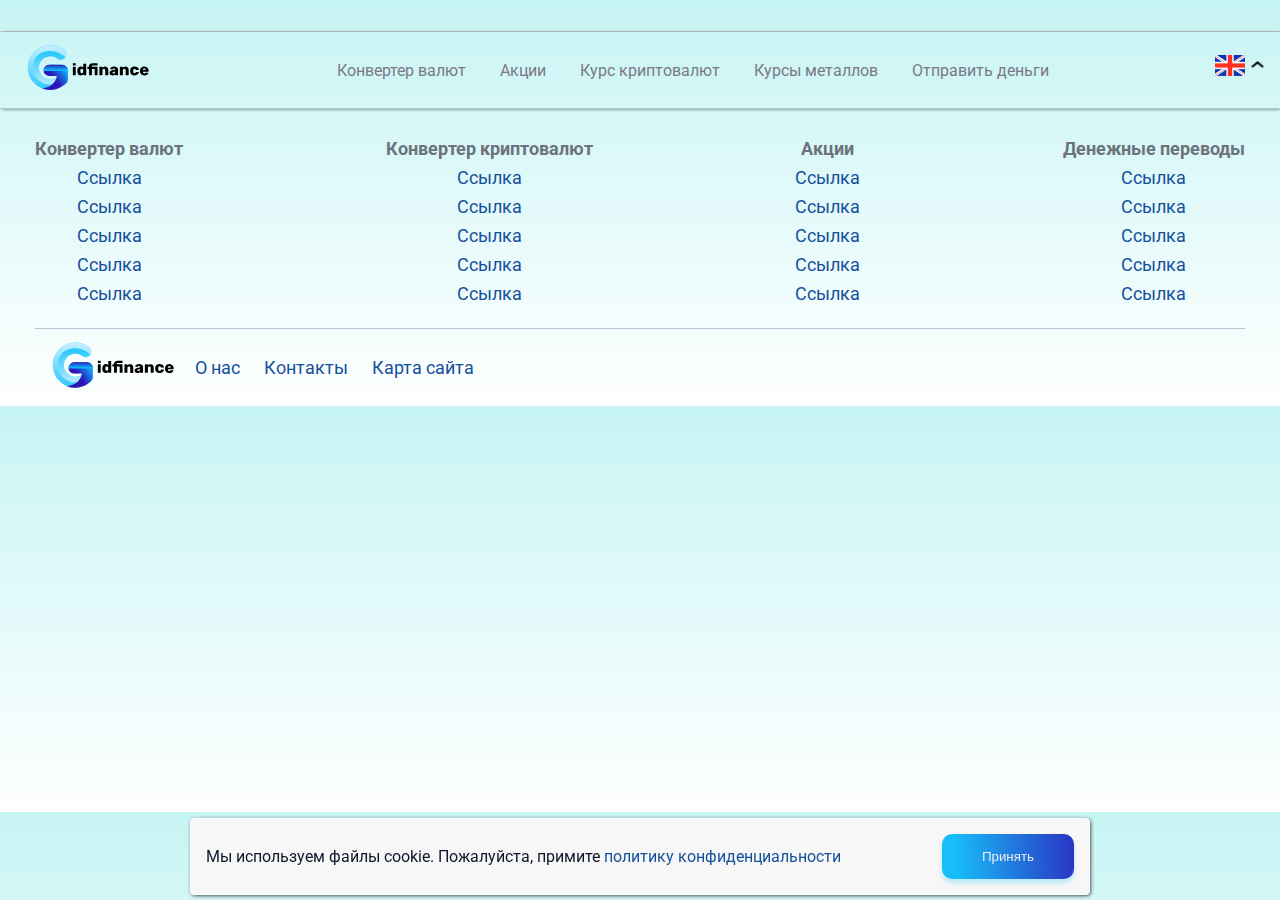
<file: privat-policy.html>
<!DOCTYPE html>
<html lang="en">

<head>
    <meta charset="UTF-8">
    <meta name="viewport" content="width=device-width, initial-scale=1.0">
    <meta http-equiv="X-UA-Compatible" content="ie=edge">
    <title>Document</title>
    <link rel="stylesheet" href="css/reset.css">
    <link rel="preconnect" href="https://fonts.googleapis.com">
    <link rel="preconnect" href="https://fonts.gstatic.com" crossorigin>
    <link href="https://fonts.googleapis.com/css2?family=Roboto:wght@400;700&display=swap" rel="stylesheet">
    <link rel="stylesheet" href="css/jquery.formstyler.theme.css">
    <link rel="stylesheet" href="css/jquery.formstyler.css">
    <link rel="stylesheet" href="css/style.css">
    <link rel="stylesheet" href="css/media.css">
</head>

<body>
    <header class="header">
        <ul class="marquee">
            <li class="marquee__item">
                <div class="marquee__item-flex">
                    <a href="#">S&P 500</a>
                    <p class="marquee__price"> $40 661,36 </p>
                    <p class="marquee__up"> +0,77% </p>
                </div>
            </li>
            <li class="marquee__item">
                <div class="marquee__item-flex">
                    <a href="#">Dow Jones</a>
                    <p class="marquee__price"> $40 661,36 </p>
                    <p class="marquee__up"> +0,77% </p>
                </div>
            </li>
            <li class="marquee__item">
                <div class="marquee__item-flex">
                    <a href="#">Nasdaq</a>
                    <p class="marquee__price"> $40 661,36 </p>
                    <p class="marquee__down"> +0,77% </p>
                </div>
            </li>
            <li class="marquee__item">
                <div class="marquee__item-flex">
                    <a href="#">BTC/USD</a>
                    <p class="marquee__price"> $40 661,36 </p>
                    <p class="marquee__up"> +0,77% </p>
                </div>
            </li>
            <li class="marquee__item">
                <div class="marquee__item-flex">
                    <a href="#">AAPL</a>
                    <p class="marquee__price"> $40 661,36 </p>
                    <p class="marquee__down"> +0,77% </p>
                </div>
            </li>
            <li class="marquee__item">
                <div class="marquee__item-flex">
                    <a href="#">TSLA</a>
                    <p class="marquee__price"> $40 661,36 </p>
                    <p class="marquee__up"> +0,77% </p>
                </div>
            </li>
            <li class="marquee__item">
                <div class="marquee__item-flex">
                    <a href="#">ETH/USD</a>
                    <p class="marquee__price"> $40 661,36 </p>
                    <p class="marquee__down"> +0,77% </p>
                </div>
            </li>
            <li class="marquee__item">
                <div class="marquee__item-flex">
                    <a href="#">BABA</a>
                    <p class="marquee__price"> $40 661,36 </p>
                    <p class="marquee__up"> +0,77% </p>
                </div>
            </li>
            <li class="marquee__item">
                <div class="marquee__item-flex">
                    <a href="#">AMD</a>
                    <p class="marquee__price"> $40 661,36 </p>
                    <p class="marquee__down"> +0,77% </p>
                </div>
            </li>
            <li class="marquee__item">
                <div class="marquee__item-flex">
                    <a href="#">⦁ BTC/EUR </a>
                    <p class="marquee__price"> $40 661,36 </p>
                    <p class="marquee__up"> +0,77% </p>
                </div>
            </li>
            <li class="marquee__item">
                <div class="marquee__item-flex">
                    <a href="#">AMZN</a>
                    <p class="marquee__price"> $40 661,36 </p>
                    <p class="marquee__down"> +0,77% </p>
                </div>
            </li>
            <li class="marquee__item">
                <div class="marquee__item-flex">
                    <a href="#">GOOGL</a>
                    <p class="marquee__price"> $40 661,36 </p>
                    <p class="marquee__up"> +0,77% </p>
                </div>
            </li>
            <li class="marquee__item">
                <div class="marquee__item-flex">
                    <a href="#">FB</a>
                    <p class="marquee__price"> $40 661,36 </p>
                    <p class="marquee__down"> +0,77% </p>
                </div>
            </li>
            <li class="marquee__item">
                <div class="marquee__item-flex">
                    <a href="#">ETH/EUR</a>
                    <p class="marquee__price"> $40 661,36 </p>
                    <p class="marquee__up"> +0,77% </p>
                </div>
            </li>
            <li class="marquee__item">
                <div class="marquee__item-flex">
                    <a href="#">NFLX</a>
                    <p class="marquee__price"> $40 661,36 </p>
                    <p class="marquee__down"> +0,77% </p>
                </div>
            </li>
            <li class="marquee__item">
                <div class="marquee__item-flex">
                    <a href="#">EUR/USD</a>
                    <p class="marquee__price"> $40 661,36 </p>
                    <p class="marquee__up"> +0,77% </p>
                </div>
            </li>
            <li class="marquee__item">
                <div class="marquee__item-flex">
                    <a href="#">GOLD</a>
                    <p class="marquee__price"> $40 661,36 </p>
                    <p class="marquee__down"> +0,77% </p>
                </div>
            </li>
            <li class="marquee__item">
                <div class="marquee__item-flex">
                    <a href="#">USD/EUR</a>
                    <p class="marquee__price"> $40 661,36 </p>
                    <p class="marquee__up"> +0,77% </p>
                </div>
            </li>
        </ul>
        </div>
        <div class="header__inner">
            <div class="header__logo">
                <img class="logo" src="images/logo.svg" alt="">
            </div>
            <div class="header__menu">
                <nav class="menu">
                    <ul class="menu__list">
                        <li class="menu__list-item">
                            <a class="menu__list-link" href="#">
                                Конвертер валют
                            </a>
                        </li>
                        <li class="menu__list-item">
                            <a class="menu__list-link" href="#">
                                Акции
                            </a>
                            <ul class="submenu__list">
                                <li class="submenu__list-item">
                                    <a class="submenu__list-link" href="#">
                                        Российские акции
                                    </a>
                                </li>
                                <li class="submenu__list-item">
                                    <a class="submenu__list-link" href="#">
                                        Euro Stoxx 50
                                    </a>
                                </li>
                                <li class="submenu__list-item">
                                    <a class="submenu__list-link" href="#">
                                        Dow Jones
                                    </a>
                                </li>
                                <li class="submenu__list-item">
                                    <a class="submenu__list-link" href="#">
                                        Nasdaq 100
                                    </a>
                                </li>
                                <li class="submenu__list-item">
                                    <a class="submenu__list-link" href="#">
                                        S&P 500
                                    </a>
                                </li>
                                <li class="submenu__list-item">
                                    <a class="submenu__list-link" href="#">
                                        Все акции
                                    </a>
                                </li>
                            </ul>
                        </li>
                        <li class="menu__list-item">
                            <a class="menu__list-link" href="#">
                                Курс криптовалют
                            </a>
                            <ul class="submenu__list">
                                <li class="submenu__list-item">
                                    <a class="submenu__list-link" href="#">
                                        Bitcoin
                                    </a>
                                </li>
                                <li class="submenu__list-item">
                                    <a class="submenu__list-link" href="#">
                                        Ethereum
                                    </a>
                                </li>
                                <li class="submenu__list-item">
                                    <a class="submenu__list-link" href="#">
                                        Все криптовалюты
                                    </a>
                                </li>
                            </ul>
                        </li>
                        <li class="menu__list-item">
                            <a class="menu__list-link" href="#">
                                Курсы металлов
                            </a>
                            <ul class="submenu__list">
                                <li class="submenu__list-item">
                                    <a class="submenu__list-link" href="#">
                                        Курс золота к USD
                                    </a>
                                </li>
                                <li class="submenu__list-item">
                                    <a class="submenu__list-link" href="#">
                                        Курс золота к EUR
                                    </a>
                                </li>
                                <li class="submenu__list-item">
                                    <a class="submenu__list-link" href="#">
                                        Курс золота к {Местной валюте}
                                    </a>
                                </li>
                                <li class="submenu__list-item">
                                    <a class="submenu__list-link" href="#">
                                        Курс серебра к USD
                                    </a>
                                </li>
                                <li class="submenu__list-item">
                                    <a class="submenu__list-link" href="#">
                                        Курс серебра к EUR
                                    </a>
                                </li>
                                <li class="submenu__list-item">
                                    <a class="submenu__list-link" href="#">
                                        Курс серебра к {Местной валюте}
                                    </a>
                                </li>
                            </ul>
                        </li>
                        <li class="menu__list-item">
                            <a class="menu__list-link" href="#">
                                Отправить деньги
                            </a>
                        </li>
                    </ul>
                </nav>
            </div>
            <div class="header__lang">
                <ul class="header__lang-list">
                    <li class="header__lang-list__item">
                        <div class="header__lang-list__item-inner">
                            <a class="header__lang-link" href="#">
                                <img class="header__lang-img" src="images/flag-gbr.png" alt="">
                            </a>
                            <div class="header__lang-arrow">
                                <img class="header__lang-arrow__img" src="images/icons8-свернуть-24.png" alt="">
                            </div>
                        </div>
                        <ul class="header__lang-sublist ">
                            <li class="header__lang-sublist__item">
                                <a class="header__lang-sublink" href="#">
                                    <img src="images/flag-eur.png" alt="">
                                    <p> Deutsch </p>
                                </a>
                            </li>
                            <li class="header__lang-sublist__item">
                                <a class="header__lang-sublink" href="#">
                                    <img src="images/flag-kzt.png" alt="">
                                    <p> English </p>
                                </a>
                            </li>
                            <li class="header__lang-sublist__item">
                                <a class="header__lang-sublink" href="#">
                                    <img src="images/flag-russia.png" alt="">
                                    <p> Español </p>
                                </a>
                            </li>
                            <li class="header__lang-sublist__item">
                                <a class="header__lang-sublink" href="#">
                                    <img src="images/flag-uah.png" alt="">
                                    <p> Français </p>
                                </a>
                            </li>
                            <li class="header__lang-sublist__item">
                                <a class="header__lang-sublink" href="#">
                                    <img src="images/flag-usd.png" alt="">
                                    <p> Polski </p>
                                </a>
                            </li>
                            <li class="header__lang-sublist__item">
                                <a class="header__lang-sublink" href="#">
                                    <img src="images/flag-russia.png" alt="">
                                    <p> Română </p>
                                </a>
                            </li>
                            <li class="header__lang-sublist__item">
                                <a class="header__lang-sublink" href="#">
                                    <img src="images/flag-gbr.png" alt="">
                                    <p>Русский</p>
                                </a>
                            </li>
                        </ul>
                    </li>
                </ul>
            </div>
        </div>
    </header>

    <footer class="footer">
        <div class="container">
            <nav class="footer-menu">
                <ul class="footer-menu__list">
                    <li class="footer-menu__list-item">
                        <h5 class="footer-menu__list-title">
                            Конвертер валют
                        </h5>
                    </li>
                    <li class="footer-menu__list-item">
                        <a class="footer-menu__list-item__link" href="#">
                            Ссылка
                        </a>
                    </li>
                    <li class="footer-menu__list-item">
                        <a class="footer-menu__list-item__link" href="#">
                            Ссылка
                        </a>
                    </li>
                    <li class="footer-menu__list-item">
                        <a class="footer-menu__list-item__link" href="#">
                            Ссылка
                        </a>
                    </li>
                    <li class="footer-menu__list-item">
                        <a class="footer-menu__list-item__link" href="#">
                            Ссылка
                        </a>
                    </li>
                    <li class="footer-menu__list-item">
                        <a class="footer-menu__list-item__link" href="#">
                            Ссылка
                        </a>
                    </li>
                </ul>
                <ul class="footer-menu__list">
                    <li class="footer-menu__list-item">
                        <h5 class="footer-menu__list-title">
                            Конвертер криптовалют
                        </h5>
                    </li>
                    <li class="footer-menu__list-item">
                        <a class="footer-menu__list-item__link" href="#">
                            Ссылка
                        </a>
                    </li>
                    <li class="footer-menu__list-item">
                        <a class="footer-menu__list-item__link" href="#">
                            Ссылка
                        </a>
                    </li>
                    <li class="footer-menu__list-item">
                        <a class="footer-menu__list-item__link" href="#">
                            Ссылка
                        </a>
                    </li>
                    <li class="footer-menu__list-item">
                        <a class="footer-menu__list-item__link" href="#">
                            Ссылка
                        </a>
                    </li>
                    <li class="footer-menu__list-item">
                        <a class="footer-menu__list-item__link" href="#">
                            Ссылка
                        </a>
                    </li>
                </ul>
                <ul class="footer-menu__list">
                    <li class="footer-menu__list-item">
                        <h5 class="footer-menu__list-title">
                            Акции
                        </h5>
                    </li>
                    <li class="footer-menu__list-item">
                        <a class="footer-menu__list-item__link" href="#">
                            Ссылка
                        </a>
                    </li>
                    <li class="footer-menu__list-item">
                        <a class="footer-menu__list-item__link" href="#">
                            Ссылка
                        </a>
                    </li>
                    <li class="footer-menu__list-item">
                        <a class="footer-menu__list-item__link" href="#">
                            Ссылка
                        </a>
                    </li>
                    <li class="footer-menu__list-item">
                        <a class="footer-menu__list-item__link" href="#">
                            Ссылка
                        </a>
                    </li>
                    <li class="footer-menu__list-item">
                        <a class="footer-menu__list-item__link" href="#">
                            Ссылка
                        </a>
                    </li>
                </ul>
                <ul class="footer-menu__list">
                    <li class="footer-menu__list-item">
                        <h5 class="footer-menu__list-title">
                            Денежные переводы
                        </h5>
                    </li>
                    <li class="footer-menu__list-item">
                        <a class="footer-menu__list-item__link" href="#">
                            Ссылка
                        </a>
                    </li>
                    <li class="footer-menu__list-item">
                        <a class="footer-menu__list-item__link" href="#">
                            Ссылка
                        </a>
                    </li>
                    <li class="footer-menu__list-item">
                        <a class="footer-menu__list-item__link" href="#">
                            Ссылка
                        </a>
                    </li>
                    <li class="footer-menu__list-item">
                        <a class="footer-menu__list-item__link" href="#">
                            Ссылка
                        </a>
                    </li>
                    <li class="footer-menu__list-item">
                        <a class="footer-menu__list-item__link" href="#">
                            Ссылка
                        </a>
                    </li>
                </ul>
            </nav>
            <div class="footer-bottom">
                <div class="header__logo">
                    <img class="logo" src="images/logo.svg" alt="">
                </div>
                <nav>
                    <ul class="footer-bottom__menu">
                        <li class="footer-bottom__menu-item">
                            <a class="footer-bottom__menu-link" href="#">
                                О нас
                            </a>
                        </li>
                        <li class="footer-bottom__menu-item">
                            <a class="footer-bottom__menu-link" href="#">
                                Контакты
                            </a>
                        </li>
                        <li class="footer-bottom__menu-item">
                            <a class="footer-bottom__menu-link" href="#">
                                Карта сайта
                            </a>
                        </li>
                    </ul>
                </nav>
            </div>
        </div>
        <div class="warning warning--active">
            <p class="warning__text">
                Мы используем файлы cookie. Пожалуйста, примите <a href="#">политику конфиденциальности</a>
            </p>
            <button class="warning__apply" type="button">Принять</button>
        </div>
    </footer>



    <script src=" https://ajax.googleapis.com/ajax/libs/jquery/3.4.1/jquery.min.js"> </script>
    <script src="js/jquery.formstyler.min.js"></script>
    <script src="js/jquery.marquee.min.js"></script>
    <script src="js/main.js"></script>
</body>

</html>
</file>
<file: css/style.css>
*,
*::after,
*::before {
  box-sizing: border-box;
}

.container {
  max-width: 1230px;
  padding: 0 10px;
  margin: 0 auto;
}

body {
  font-size: 18px;
  line-height: 29px;
  color: #0e1829;
  font-family: "Roboto", sans-serif;
  background: -webkit-linear-gradient(180deg, #c7f4f4, #ffffff);
  background: linear-gradient(180deg, #c7f4f4, #ffffff);
}

a {
  text-decoration: none;
  color: #14509c;
  font-size: 20px;
}

li {
  list-style: none;
}

h1, h2 {
  font-size: 30px;
  line-height: 35px;
  margin-bottom: 20px;
}

h3 {
  font-size: 40px;
  font-weight: 700;
  color: #4a515e;
}

h4 {
  color: #999;
  padding-bottom: 10px;
  font-weight: 400;
}

h5 {
  color: #6b737d;
}

.header .marquee {
  cursor: pointer;
  overflow: hidden;
  border-bottom: 1px solid #ccc;
}
.header .marquee__price {
  font-size: 16px;
  line-height: 24px;
  margin-right: 6px;
}
.header .marquee li + li {
  margin-left: 30px;
}
.header .marquee__up {
  color: #39c38d;
}
.header .marquee__down {
  color: #ff6961;
}
.header .marquee__item {
  display: inline-block;
}
.header .marquee__item-flex {
  display: flex;
  align-items: center;
}
.header .marquee a {
  color: #7a7987;
  margin-right: 6px;
  font-size: 16px;
  line-height: 24px;
}
.header .marquee a:hover {
  color: #5047f8;
}
.header__inner {
  display: flex;
  justify-content: space-between;
  align-items: center;
  padding: 0 10px;
  box-shadow: 1px 1px 4px -1px black;
}
.header__logo img {
  width: 160px;
}
.header__lang-arrow img {
  width: 25px;
  height: 21px;
}
.header__lang-list__item {
  position: relative;
}
.header__lang-list__item-inner {
  display: flex;
}
.header__lang-img {
  width: 30px;
  height: 21px;
}
.header__lang-sublist {
  position: absolute;
  left: -168px;
  top: 54px;
  background: #fff;
  padding: 20px;
  border-radius: 5px;
  min-width: 200px;
  border: 1px solid black;
  display: none;
}
.header__lang-sublist__item + .header__lang-sublist__item {
  margin-top: 10px;
}
.header__lang-sublink {
  display: flex;
  align-items: center;
}
.header__lang-sublink:hover {
  background: #f2f5f7;
  color: #326ef8;
}
.header__lang-sublink img {
  width: 30px;
  height: 21px;
  margin-right: 20px;
}
.header__lang-sublink p {
  color: #5d7079;
  font-size: 16px;
}
.header__lang-sublink p:hover {
  color: #326ef8;
}

.menu__list-item {
  display: inline-block;
  position: relative;
}
.menu__list-item:hover .submenu__list {
  display: block;
}
.menu__list-item + .menu__list-item {
  margin-left: 30px;
}
.menu__list-link {
  color: #7a7987;
  font-size: 16px;
  line-height: 20px;
}
.menu__list-link:hover {
  color: #5047f8;
  border-bottom: 2px solid #5047f8;
  padding-bottom: 2px;
}

.submenu__list {
  position: absolute;
  background: #fff;
  padding: 20px;
  border-radius: 20px;
  min-width: 300px;
  display: none;
}
.submenu__list-link {
  color: #5d7079;
  font-size: 16px;
}
.submenu__list-link:hover {
  color: #326ef8;
  background: #f2f5f7;
}

.top-info {
  background: rgba(114, 200, 239, 0.27);
  min-height: 372px;
  background-repeat: no-repeat;
  background-position: right;
  background-size: contain;
}
.top-info__inner {
  padding: 40px 0 0 100px;
}
.top-info__text {
  max-width: 710px;
}

.conversion {
  margin-top: -80px;
}
.conversion__inner {
  box-shadow: 0 16px 25px -23px black;
  padding: 30px 100px;
  border-radius: 5px;
  background: #fff;
  margin-bottom: 60px;
}
.conversion__titles {
  display: flex;
}
.conversion__title:nth-child(2) {
  margin-left: 315px;
}
.conversion__title:nth-child(3) {
  margin-left: 255px;
}
.conversion__forms {
  display: flex;
  justify-content: space-between;
  align-items: center;
  margin-bottom: 20px;
}
.conversion__rate {
  text-align: center;
  font-size: 20px;
  line-height: 23px;
  font-weight: 700;
}
.conversion__info {
  display: flex;
  justify-content: flex-end;
  color: #6b737d;
}
.conversion__link {
  width: 84px;
  height: 60px;
  background: linear-gradient(85.53deg, #18BEF9 10.02%, #2D14B7 120.56%);
  box-shadow: 0px 4px 4px rgba(9, 191, 254, 0.25);
  border-radius: 10px;
}
.conversion__link img {
  padding: 17px 36px;
}
.conversion__btn {
  background: none;
  border: none;
  cursor: pointer;
}

.filter-stile.conversion__input {
  height: 60px;
  font-size: 26px;
  color: #263042;
  border-radius: 3px;
}

.conversion__forms .jq-number__field {
  width: 200px;
}

.jq-number__spin {
  height: 29px;
}
.jq-number__spin::after {
  top: 15px;
  left: 10px;
}

.jq-selectbox__select {
  background: #fff;
  height: 60px;
  padding: 15px 20px;
  min-width: 270px;
}
.jq-selectbox__select-text {
  color: gray;
  font-size: 19px;
  width: 100% !important;
}

.jq-selectbox__trigger {
  border-left: none;
  top: 14px;
}

.cross-rates {
  margin-bottom: 90px;
}
.cross-rates__title {
  margin-left: 45px;
  margin-bottom: 40px;
}
.cross-rates__inner {
  margin-bottom: 30px;
}
.cross-rates__info {
  display: flex;
  justify-content: space-between;
}
.cross-rates__info-link {
  font-size: 14px;
}
.cross-rates__info-date {
  font-size: 14px;
  color: #6b737d;
}

.online-conversion__row {
  display: flex;
  justify-content: space-evenly;
  min-height: 100px;
  align-items: center;
  border-bottom: 1px solid #ebebeb;
}
.online-conversion__row:nth-child(2), .online-conversion__row:nth-child(4) {
  background: rgba(235, 246, 251, 0.5);
}
.online-conversion__item-another {
  min-width: 110px;
}
.online-conversion__title {
  color: #6b737d;
  margin-left: 8px;
}
.online-conversion__item {
  display: flex;
  justify-content: space-between;
  min-width: 110px;
  align-items: center;
}
.online-conversion__text {
  font-size: 20px;
}

.popular-amounts {
  margin-bottom: 60px;
}
.popular-amounts__title {
  margin-bottom: 40px;
  margin-left: 85px;
}
.popular-amounts__inner {
  display: flex;
  justify-content: space-evenly;
}

.currency {
  min-width: 470px;
}
.currency__item {
  display: flex;
  justify-content: space-between;
  min-height: 60px;
  border-bottom: 1px solid #ebebeb;
  align-items: center;
}
.currency__item:first-child {
  border-bottom: 1px solid #b4c6d2;
}
.currency__title {
  font-weight: 400;
}

.faq {
  margin-bottom: 60px;
}
.faq__title {
  margin-bottom: 40px;
}

.accordion {
  padding: 20px 0;
  border-bottom: 1px solid #ebebeb;
  max-width: 980px;
}
.accordion__title {
  color: #6b737d;
  line-height: 21px;
  cursor: pointer;
}
.accordion__text {
  font-size: 16px;
  line-height: 24px;
  display: none;
  padding-top: 20px;
}
.accordion__text a {
  font-size: 16px;
  line-height: 24px;
}

.footer {
  border-top: 1px solid #b4c6d2;
  padding-top: 25px;
}
.footer-menu {
  display: flex;
  justify-content: space-between;
}
.footer-menu__list-item {
  text-align: center;
}
.footer-menu__list-item__link {
  font-size: 18px;
}
.footer-bottom {
  display: flex;
  align-items: center;
  border-top: 1px solid #b4c6d2;
  margin-top: 20px;
}
.footer-bottom__menu-item {
  display: inline-block;
}
.footer-bottom__menu-item + .footer-bottom__menu-item {
  margin-left: 20px;
}
.footer-bottom__menu-link {
  font-size: 18px;
}

.page-top {
  background: rgba(114, 200, 239, 0.27);
  min-height: 423px;
  padding-left: 200px;
  padding-top: 30px;
}
.page-top__title {
  margin-top: 20px;
}
.page-top__text {
  max-width: 970px;
  margin-bottom: 45px;
}

.currencies__list {
  margin-bottom: 25px;
}
.currencies__list-item {
  display: inline-block;
}
.currencies__list-item:hover .currencies__sublist {
  display: block;
}
.currencies__list-item + .currencies__list-item {
  margin-left: 50px;
}
.currencies__list-link {
  position: relative;
}
.currencies__sublist {
  position: absolute;
  background: #fff;
  box-shadow: 2px 2px 5px 3px #94b6d1;
  padding: 10px;
  display: none;
}
.currencies__sublist-link {
  font-size: 16px;
}

.conversion h3 {
  padding: 30px 0;
  text-align: center;
}
.conversion__flex {
  display: flex;
  justify-content: space-between;
}
.conversion__flex-link a {
  padding-right: 17px;
  background-repeat: no-repeat;
  background-position-x: right;
  background-position-y: center;
}
.conversion__text {
  color: #6b737d;
  margin-bottom: 20px;
  opacity: 0.75;
}
.conversion__history {
  display: flex;
  justify-content: space-between;
}
.conversion__history-item {
  width: 45%;
  border: 1px solid #ebebeb;
  padding: 15px;
  padding-bottom: 30px;
}
.conversion__history-item__top {
  display: flex;
  justify-content: space-between;
  align-items: center;
  border-bottom: 1px solid #b4c6d2;
  padding-bottom: 10px;
  margin-bottom: 20px;
}
.conversion__history-title {
  font-size: 26px;
  line-height: 30px;
  margin: 0;
}
.conversion__history-title span {
  font-size: 26px;
  line-height: 30px;
  color: #6b737d;
}
.conversion__history-text {
  font-size: 16px;
  line-height: 24px;
  color: #6b737d;
  padding-bottom: 10px;
}
.conversion__history-text span {
  color: #000;
}
.conversion__history-btn {
  border: none;
  background: none;
  font-size: 14px;
  border-bottom: 1px dashed #14509c;
  cursor: pointer;
  color: #14509c;
}
.conversion__btn-link {
  margin-bottom: 30px;
  display: flex;
  justify-content: center;
}
.conversion__btn-link__item {
  padding: 12px 30px;
  color: #fff;
  border-radius: 4px;
  font-weight: 700;
  font-size: 15px;
  background: linear-gradient(85.53deg, #18BEF9 10.02%, #2D14B7 120.56%);
  box-shadow: 0px 4px 4px rgba(9, 191, 254, 0.25);
  border-radius: 10px;
}
.conversion__btn-link__item + .conversion__btn-link__item {
  margin-left: 20px;
}

.chart {
  margin: 40px 0;
}
.chart__img {
  max-width: 970px;
  margin: 0 auto;
}
.chart__title {
  font-size: 26px;
  line-height: 30px;
}

.historical-date__item {
  display: flex;
  justify-content: space-around;
  align-items: center;
  border-bottom: 1px solid #ebebeb;
  min-height: 60px;
}
.historical-date__item:nth-child(2), .historical-date__item:nth-child(4), .historical-date__item:nth-child(6), .historical-date__item:nth-child(8) {
  background: rgba(235, 246, 251, 0.5);
}
.historical-date__item-text {
  width: 250px;
  text-align: center;
}
.historical-date__item-num {
  width: 250px;
  text-align: center;
  color: #31ae18;
}
.historical-date__item-num span {
  color: #e62c2c;
}

.other-popular {
  margin: 50px 0;
}
.other-popular__title {
  margin-bottom: 40px;
}
.other-popular__inner {
  display: flex;
  flex-wrap: wrap;
}
.other-popular__item {
  min-width: 380px;
  margin: 0 auto;
  padding-bottom: 20px;
}
.other-popular__item span {
  font-weight: 700;
}

.stock__info {
  margin-bottom: 20px;
}
.stock__title {
  margin: 40px 0;
}
.stock__text {
  max-width: 970px;
  margin-bottom: 40px;
}
.stock__search {
  margin-bottom: 20px;
}
.stock__search-text {
  display: flex;
  justify-content: flex-end;
  font-size: 16px;
  color: gray;
  position: relative;
}
.stock__input {
  width: 100%;
  height: 50px;
  background-color: #eceff1;
  border: 1px solid gray;
  border-radius: 4px;
  padding: 0 10px 0 50px;
  font-size: 17px;
  color: gray;
}
.stock__input::after {
  position: absolute;
  content: "";
  width: 20px;
  height: 20px;
  top: 0;
  left: 0;
  background-image: url(../images/search.svg);
}

.table {
  box-shadow: 0 4px 20px #eef0f2;
  margin: 20px 0;
}
.table__item {
  display: flex;
  justify-content: space-between;
  align-items: center;
  padding: 10px 0;
  border-bottom: 1px solid #e8ecef;
  transition: all 0.3s;
  padding: 10px 15px;
}
.table__item:hover {
  box-shadow: 0px 0px 20px -7px #333e50;
}
.table__item a {
  font-size: 16px;
  text-align: center;
}
.table__item:nth-child(1) {
  max-width: 990px;
  box-shadow: none;
}
.table__item:nth-child(1) a {
  font-size: 14px;
  color: #9299a2;
  position: relative;
  border-right: 1px solid #e8ecef;
  text-align: center;
}
.table__btn {
  display: flex;
  justify-content: center;
  margin-bottom: 30px;
}
.table__btn button {
  font-size: 16px;
  text-decoration: none;
  border: 1px solid #ccc;
  cursor: pointer;
  text-align: center;
  color: #333e50;
  border-radius: 5px;
  padding: 10px 40px;
  background-color: transparent;
}

.ticker {
  min-width: 300px;
  text-align: left !important;
}

.price {
  min-width: 114px;
}

.trading {
  min-width: 162px;
}

.change {
  min-width: 153px;
}

.profit {
  min-width: 250px;
}

.stock-title {
  min-width: 300px;
  display: flex;
  align-items: center;
}
.stock-title__img img {
  width: 40px;
  margin-right: 10px;
}
.stock-title p {
  font-size: 14px;
  color: #9299a2;
}

.ticker, .price, .trading, .change, .profit, .stock-title {
  background-repeat: no-repeat;
  background-position: right center;
}

.stock-price {
  min-width: 130px;
}

.change-up {
  min-width: 170px;
  color: #7fc03c;
}

.change-down {
  min-width: 153px;
  color: #e53935;
}

.table-btn a {
  padding: 12px 30px;
  color: #fff;
  font-weight: 700;
  font-size: 15px;
  background: linear-gradient(85.53deg, #18BEF9 10.02%, #2D14B7 120.56%);
  box-shadow: 0px 4px 4px rgba(9, 191, 254, 0.25);
  border-radius: 10px;
}

.bottom-info {
  margin-bottom: 20px;
}
.bottom-info ol {
  margin: 15px 0;
}
.bottom-info ol li {
  list-style-type: circle;
  margin-left: 20px;
}

.investments {
  margin: 40px 0;
}
.investments__inner {
  display: flex;
  justify-content: space-between;
  align-items: center;
  background-color: #f6f9fc;
  padding: 0 20px;
}
.investments__left {
  width: 50%;
}
.investments__left-top {
  display: flex;
  margin-bottom: 40px;
}
.investments__left-top p {
  font-size: 14px;
  color: #9299a2;
}
.investments__left-top__item {
  margin-right: 10px;
}
.investments__left-top__item img {
  width: 60px;
}
.investments__title {
  font-size: 22px;
  font-weight: bold;
  color: #333e50;
  margin: 0;
}
.investments__right {
  width: 50%;
}
.investments__right-item {
  display: flex;
  justify-content: space-between;
  border-bottom: 1px solid #e8ecef;
  padding: 15px 0;
  font-size: 17px;
}
.investments__right-title {
  color: #9299a2;
}
.investments__right-text {
  color: #333e50;
  font-weight: bold;
  font-size: 17px;
}

.investments-middle {
  display: flex;
  margin-bottom: 60px;
}

.investments-price {
  font-size: 35px;
  font-weight: bold;
  color: #333e50;
  margin-right: 20px;
}

.investments-exchange {
  color: #e53935;
  font-size: 16px;
}

.investments-bottom a {
  padding: 12px 70px;
  color: #fff;
  border-radius: 4px;
  font-weight: 700;
  font-size: 15px;
  background: linear-gradient(85.53deg, #18BEF9 10.02%, #2D14B7 120.56%);
  box-shadow: 0px 4px 4px rgba(9, 191, 254, 0.25);
  border-radius: 10px;
}

.action-chart {
  margin: 40px 0;
}
.action-chart__info {
  display: flex;
  justify-content: space-between;
  margin-top: 40px;
}
.action-chart__info-item {
  width: 48%;
}

.similar {
  padding: 20px 0;
}
.similar__inner {
  display: flex;
  justify-content: space-between;
}
.similar__item {
  display: flex;
  justify-content: space-between;
  padding: 20px;
  border: 1px solid #000;
  border-radius: 5px;
  cursor: pointer;
  transition: 0.3s;
  min-width: 273px;
}
.similar__item:hover {
  box-shadow: 5px 4px 11px -8px;
}
.similar__item-left {
  flex-direction: column;
  display: flex;
  justify-content: space-between;
}
.similar__item-right img {
  width: 45px;
  height: 45px;
}
.similar__text {
  font-size: 12px;
  color: #adb4bf;
}
.similar__item-title {
  font-size: 16px;
  line-height: 1.3;
  color: #333e50;
}
.similar__price {
  font-size: 22px;
  font-weight: bold;
  color: #151522;
}
.similar__btn {
  min-width: 163px;
  margin: 20px 0;
  display: flex;
  justify-content: center;
}
.similar__btn a {
  font-size: 17px;
  border: 1px solid #ccc;
  cursor: pointer;
  text-align: center;
  color: #333e50;
  border-radius: 5px;
  padding: 10px 40px;
}
.similar__btn a:hover {
  border: 1px solid black;
  transition: all 0.3s;
}

.cripto-info {
  margin: 40px 0;
}
.cripto-info__title {
  font-size: 30px;
  line-height: 34px;
}
.cripto-info__text {
  font-size: 16px;
  line-height: 18px;
  padding-bottom: 20px;
}

.cripto-table {
  display: flex;
  justify-content: space-between;
}
.cripto-table__price {
  font-size: 45px;
  line-height: 50px;
  color: #333e50;
}
.cripto-table__item {
  width: 50%;
  padding: 20px 25px;
  font-size: 24px;
  line-height: 26px;
  color: #e35449;
  background: linear-gradient(to bottom, #f2fcfe, #1c92d2);
}
.cripto-table__item:nth-child(1) {
  background: linear-gradient(to top, #009688, #F7F8F8);
}
.cripto-table__item h4 {
  font-size: 18px;
  line-height: 24px;
  font-weight: 700;
  color: #333e50;
  margin: 0;
  padding: 0;
}
.cripto-table__title {
  font-size: 24px;
  line-height: 26px;
  margin-bottom: 30px;
  color: #333e50;
}
.cripto-table__change {
  display: grid;
  grid-template-columns: 1fr 1fr;
  grid-column-gap: 130px;
  grid-row-gap: 15px;
}

.cripto-properties {
  margin: 40px 0;
}
.cripto-properties__title {
  font-size: 24px;
  line-height: 26px;
  margin-bottom: 30px;
}
.cripto-properties__item {
  padding: 10px 8px 10px 25px;
  border-top: 1px solid #e7e7e7;
  display: flex;
  justify-content: space-between;
}
.cripto-properties__text {
  font-size: 16px;
  line-height: 16px;
  color: #333e50;
}

.cripto-chart {
  margin: 40px 0;
}
.cripto-chart__title {
  margin: 40px 0;
}

.cripto__links {
  margin: 40px 0;
}
.cripto__links-inner {
  border: 2px solid #9ACEEB;
  padding: 20px;
  display: flex;
  flex-wrap: wrap;
  justify-content: space-between;
  text-align: center;
}
.cripto__links-item {
  min-width: 33%;
  margin-bottom: 20px;
}
.cripto__links-item:hover {
  color: #9ACEEB;
}

.cripto-article {
  margin: 40px 0;
}
.cripto-article ol {
  margin-bottom: 20px;
}
.cripto-article ol li {
  margin-bottom: 20px;
  margin-left: 20px;
  list-style: square;
}
.cripto-article__text {
  margin-bottom: 20px;
  font-size: 20px;
  line-height: 28px;
}
.cripto-article__title {
  margin: 20px 0;
  font-size: 22px;
  line-height: 24px;
}

.crypto-calculator {
  margin: 40px 0;
  background: #9ACEEB;
}
.crypto-calculator .jq-selectbox__select {
  min-width: 139px;
  margin-left: -6px;
  border-top-left-radius: 0px;
  border-bottom-left-radius: 0px;
  background: #f2f2f2;
  max-height: 56px;
  padding: 13px 20px;
}
.crypto-calculator__title {
  padding: 30px 0;
  text-align: center;
}
.crypto-calculator__inner {
  display: flex;
  justify-content: space-between;
  align-items: center;
  margin: 20px 0;
}
.crypto-calculator__item {
  display: flex;
}
.crypto-calculator__input {
  border: 1px solid #d5c7c7;
  border-radius: 5px 0 0 5px;
  min-width: 213px;
  min-height: 60px;
  font-size: 26px;
  color: #263042;
  padding-left: 10px;
}
.crypto-calculator__text {
  padding: 30px 0;
  text-align: center;
}

.select2-results__option--selectable .img-cripto {
  margin-right: 40px;
}

.img-cripto {
  width: 40px;
  height: 40px;
}

.article {
  margin: 40px 0;
}
.article__inner {
  display: flex;
  justify-content: space-between;
}
.article__item {
  max-width: 30%;
}
.article__title {
  color: #545454;
  font-size: 23px;
  line-height: 33px;
  font-weight: 400;
  text-align: center;
  margin-bottom: 30px;
}
.article__img img {
  width: 360px;
  height: 315px;
  margin: 20px auto;
}
.article__text {
  font-size: 18px;
  line-height: 24px;
  padding-bottom: 20px;
  color: #545454;
}
.article__list {
  margin-left: 20px;
}
.article__list-item {
  list-style-type: disc;
  font-size: 18px;
  line-height: 24px;
  padding: 10px 0;
  color: #545454;
}

.currency-converter__inner {
  background: #fff;
  padding: 30px 100px;
  display: flex;
  flex-wrap: wrap;
  justify-content: space-between;
  align-items: center;
  margin-top: -155px;
  border-radius: 5px;
  box-shadow: 0 16px 25px -23px black;
}
.currency-converter__item {
  margin-bottom: 20px;
  min-width: 300px;
}
.currency-converter__item-inner {
  display: flex;
  justify-content: space-between;
}
.currency-converter__item-link {
  font-size: 18px;
  text-transform: uppercase;
  margin-right: 10px;
}
.currency-converter__item-input {
  border-radius: 3px;
  height: 35px;
  padding: 5px 50px 5px 10px;
  color: #263042;
  border: 1px solid #b4c6d2;
  background-repeat: no-repeat;
  background-position-x: 187px;
  background-size: 35px;
  background-position-y: 4px;
}
.currency-converter__item-name {
  display: flex;
  justify-content: flex-start;
  margin-top: 5px;
  font-size: 14px;
  line-height: 21px;
  color: #6b737d;
}

.send-money {
  margin-bottom: 30px;
}
.send-money__inner {
  background: #fff;
  padding: 30px 60px;
  display: flex;
  flex-wrap: wrap;
  justify-content: space-between;
  align-items: center;
  margin-top: -210px;
  border-radius: 5px;
  box-shadow: 0 16px 25px -23px black;
}
.send-money__item {
  display: flex;
  margin-bottom: 25px;
  align-items: center;
  padding: 10px;
  transition: all 0.3s;
  box-shadow: -8px -8px 10px -10px;
  min-height: 100px;
  min-width: 330px;
}
.send-money__item:hover {
  background: rgba(114, 200, 239, 0.27);
}
.send-money__item-link {
  line-height: 0;
  font-size: 0;
}
.send-money__item-link img {
  width: 40px;
  margin-right: 10px;
}
.send-money__item-text {
  font-size: 18px;
  max-width: 233px;
  text-align: center;
}

.precious-metals__inner {
  background: rgba(114, 200, 239, 0.27);
  padding: 40px 0;
}
.precious-metals__chart {
  margin: 40px 0;
}
.precious-metals__text {
  margin: 20px 0;
}
.precious-metals .conversion {
  margin-top: -30px;
}

.active {
  transform: rotate(180deg);
  transition: all 0.3s;
}

.warning {
  display: none;
  justify-content: space-between;
  position: fixed;
  bottom: 5px;
  left: 50%;
  width: 900px;
  max-width: 85vw;
  transform: translateX(-50%);
  padding: 15px;
  background-color: #f7f7f7;
  border-radius: 4px;
  border: 1px solid white;
  box-shadow: 1px 1px 4px -1px black;
  font-size: 16px;
  align-items: center;
}
.warning__text a {
  font-size: 16px;
}
.warning__apply {
  display: inline-flex;
  align-items: center;
  justify-content: center;
  border: none;
  color: #ededed;
  text-decoration: none;
  padding: 15px 40px;
  white-space: nowrap;
  cursor: pointer;
  border-radius: 4px;
  max-width: 100%;
  transition: all 0.1s linear;
  background: linear-gradient(85.53deg, #18BEF9 10.02%, #2D14B7 120.56%);
  box-shadow: 0px 4px 4px rgba(9, 191, 254, 0.25);
  border-radius: 10px;
}
.warning--active {
  display: flex;
}

.select2-container .select2-selection--multiple {
  min-height: 60px;
  min-width: 220px;
  margin-left: -30px;
}

.select2-dropdown.select2-dropdown--below {
  width: 220px !important;
  left: -30px;
}

.img-flag {
  width: 30px;
  height: 20px;
}

.select2-results__option--selectable {
  font-size: 16px;
}

.select2-results__option.select2-results__option--selectable span {
  display: flex;
  align-items: center;
}

.select-img {
  padding-right: 40px;
  width: 30px;
  height: 20px;
}

.select2-container .select2-search--inline .select2-search__field {
  margin-top: 20px;
  margin-left: 30px;
}

.crypto-calculator .select2-container--default .select2-selection--single {
  min-height: 60px;
  min-width: 120px;
  border-radius: 0 5px 5px 0;
}
.crypto-calculator .select2-selection__rendered span {
  display: flex;
  align-items: center;
  justify-content: space-between;
}
.crypto-calculator .select2-container--default .select2-selection--single .select2-selection__arrow b {
  margin-left: 45px;
  margin-top: 13px;
}
.crypto-calculator .select2-container .select2-selection--single .select2-selection__rendered {
  padding-left: 11px;
  padding-top: 7px;
  padding-right: 27px;
}

.select2-container--default .select2-selection--multiple .select2-selection__choice {
  background-color: transparent;
  border: none;
  margin: 0;
}

.select2-container--default .select2-selection--multiple .select2-selection__choice__remove {
  border: none;
}

.menu-btn {
  display: none;
  position: relative;
}

.menu-mobile__list {
  display: none;
  position: absolute;
  right: 0;
  background: #fff;
  padding: 20px 40px;
  top: 108px;
}

.menu-mobile__link {
  font-size: 16px;
  line-height: 36px;
}

.crypto-calculator__item.high .select2-container .selection .select2-selection--single .select2-selection__rendered {
  padding-top: 15px;
}

.crypto-calculator__item.high .select2-container--default .select2-selection--single .select2-selection__arrow b {
  margin-left: 55px;
}
</file>
<file: css/media.css>
@media (max-width: 1280px) {
  .page-top {
    padding-left: 115px;
  }

  .crypto-calculator__inner {
    max-width: 1150px;
  }
}
@media (max-width: 1024px) {
  .top-info__text {
    max-width: 620px;
  }

  .conversion__inner {
    padding: 30px;
  }

  .page-top {
    padding-left: 50px;
  }

  .currency-converter__inner {
    padding: 30px;
  }

  .other-popular__item {
    min-width: 260px;
  }

  .currencies__list-item + .currencies__list-item {
    margin-left: 25px;
  }

  .stock-title {
    min-width: 200px;
  }

  .table__item {
    justify-content: flex-start;
  }

  .table__item:nth-child(1) a {
    text-align: left;
  }

  .ticker {
    min-width: 200px;
  }

  .price {
    min-width: 125px;
  }

  .trading {
    min-width: 130px;
  }

  .change {
    min-width: 125px;
  }

  .action-chart__img {
    width: 100%;
  }

  .similar__inner {
    flex-wrap: wrap;
  }

  .similar__item {
    margin-bottom: 20px;
  }

  .article__inner {
    flex-wrap: wrap;
    justify-content: space-around;
  }

  .article__item {
    max-width: 50%;
    text-align: center;
  }

  .article__title {
    text-align: center;
    max-width: 340px;
    margin-bottom: 10px;
  }

  .send-money__inner {
    justify-content: space-evenly;
  }

  .crypto-calculator__input {
    max-width: 250px;
  }

  .crypto-calculator {
    padding: 0 20px;
  }

  .crypto-calculator__inner {
    max-width: 890px;
  }

  .crypto-calculator__item:nth-child(2) {
    margin-left: 50px;
  }

  .cripto-chart__item img {
    width: 100%;
  }

  .other-popular__item {
    min-width: 400px;
  }
}
@media (max-width: 992px) {
  .top-info__text {
    max-width: 585px;
  }

  .currency {
    min-width: 430px;
  }

  .chart__img img,
  .precious-metals__chart img {
    width: 100%;
  }
}
@media (max-width: 912px) {
  .top-info__text {
    max-width: 475px;
  }

  .conversion__inner {
    padding: 10px;
  }

  .currency {
    min-width: 400px;
  }

  .online-conversion__row {
    min-height: 80px;
  }

  .online-conversion__img {
    width: 40px;
  }

  .online-conversion__title {
    margin-left: 3px;
  }

  .menu__list-item + .menu__list-item {
    margin-left: 10px;
  }

  .filter-stile.conversion__input,
  .conversion__link {
    height: 50px;
  }

  .select2-container .select2-selection--multiple {
    min-height: 50px;
  }

  .select2-container .select2-search--inline .select2-search__field {
    margin-top: 15px;
  }

  .jq-number__spin {
    height: 24px;
  }

  .jq-number__spin::after {
    top: 13px;
  }

  .conversion__link img {
    padding: 13px 36px;
  }

  .currency-converter__inner {
    padding: 30px;
    padding: 30px 80px;
  }

  .send-money__inner {
    padding: 30px;
  }

  .table-btn {
    display: none;
  }

  .cripto-table {
    flex-wrap: wrap;
  }

  .cripto-table__item {
    width: 100%;
  }

  .crypto-calculator__inner {
    max-width: 785px;
  }

  .crypto-calculator__input {
    max-width: 200px;
  }
}
@media (max-width: 820px) {
  .header__menu {
    display: none;
  }

  .menu-btn {
    display: block;
    background-color: transparent;
    cursor: pointer;
    border: none;
  }
  .menu-btn__line {
    background-color: #000;
    border-radius: 3px;
    height: 3px;
    width: 28px;
    margin: 5px 0;
  }

  .header__lang {
    display: flex;
    align-items: center;
  }
  .header__lang-list {
    padding-top: 7px;
  }
  .header__lang-sublist {
    top: 50px;
  }

  .top-info {
    background-image: initial !important;
  }

  .conversion__titles {
    display: none;
  }

  .conversion__inner {
    padding: 40px;
  }

  .conversion__forms {
    flex-wrap: wrap;
  }

  .filter-stile.conversion__input {
    width: 100%;
  }

  .conversion__forms .jq-number__field {
    width: 100%;
  }

  .select2-container .select2-selection--multiple {
    margin: 0;
    margin-top: 25px;
    min-width: 240px;
  }

  .conversion__link {
    margin-top: 25px;
    margin-left: 160px;
  }

  .conversion__btn {
    padding-left: 115px;
    padding-top: 25px;
  }

  .currency {
    min-width: 320px;
  }
  .currency__item {
    min-height: 45px;
  }

  .currency-converter__inner {
    padding: 30px;
    padding: 30px 60px;
  }

  .page-top__text {
    margin-bottom: 20px;
  }

  .currencies__list-item + .currencies__list-item {
    margin-left: 15px;
  }

  .similar__inner {
    justify-content: space-around;
  }

  .send-money__inner {
    justify-content: space-between;
  }

  .profit {
    min-width: 10px;
  }

  .change-down {
    min-width: 60px;
  }

  .crypto-calculator__inner {
    flex-wrap: wrap;
    justify-content: center;
  }

  .crypto-calculator__item {
    width: 381px;
  }

  .crypto-calculator__item:nth-child(2) {
    margin: 0;
  }
  .crypto-calculator__item:nth-child(2) img {
    width: 50px;
    margin: 0 auto;
  }

  .crypto-calculator__input {
    max-width: 262px;
  }
}
@media (max-width: 768px) {
  .conversion__link {
    margin-left: 120px;
  }

  .online-conversion__item {
    min-width: 100px;
  }

  .online-conversion__item-another {
    min-width: 85px;
  }

  .page-top {
    padding-left: 20px;
  }

  .currency-converter__inner {
    padding: 30px 40px;
  }

  .other-popular__item {
    min-width: 230px;
  }

  .send-money {
    margin: 30px 0;
  }

  .other-popular__item {
    min-width: 374px;
  }
}
@media (max-width: 600px) {
  .top-info__inner {
    padding: 30px 0 0 10px;
  }

  .conversion__btn {
    padding-left: 60px;
  }

  .select2-container .select2-search--inline .select2-search__field {
    margin-left: 15px;
    width: 90%;
  }

  .select2-container .select2-selection--multiple {
    min-width: 200px;
  }

  .conversion__btn {
    display: none;
  }

  .conversion__link {
    margin-left: 0px;
  }

  .online-conversion__link,
  .online-conversion__text,
  .currency__link,
  .currency__info {
    font-size: 15px;
  }

  .online-conversion__item-another {
    min-width: 20px;
  }

  .online-conversion__item {
    min-width: 45px;
  }

  .currency {
    min-width: 240px;
  }

  .popular-amounts__title {
    margin-left: 30px;
  }

  .page-top__title {
    margin-top: 0;
  }

  .currency-converter__inner {
    padding: 30px 120px;
  }

  .conversion {
    margin-top: -20px;
  }

  .currencies__list-item:nth-child(7),
  .currencies__list-item:nth-child(8) {
    display: none;
  }

  .conversion__btn-link__item, h2 {
    text-align: center;
  }

  .conversion__history {
    flex-wrap: wrap;
  }

  .conversion__history-item {
    width: 100%;
    margin-bottom: 20px;
  }

  .investments__inner,
  .action-chart__info {
    flex-wrap: wrap;
    justify-content: center;
  }

  .investments__left,
  .investments__right,
  .action-chart__info-item {
    padding-bottom: 20px;
    width: 100%;
  }

  .investments-middle {
    justify-content: space-between;
  }

  .investments-bottom {
    display: flex;
    justify-content: center;
  }

  .article__item {
    max-width: 100%;
  }

  .send-money__inner {
    justify-content: center;
  }

  .profit, .change-down {
    display: none;
  }

  .change-up {
    min-width: 70px;
  }

  .change {
    min-width: 110px;
  }
}
@media (max-width: 540px) {
  .select2-container .select2-selection--multiple {
    min-width: 160px;
    font-size: 16px;
  }

  .select2-container .select2-search--inline .select2-search__field {
    margin-left: 10px;
  }

  p, a, div, li, .filter-stile.conversion__input,
  .footer-menu__list-item__link, .footer-bottom__menu-link {
    font-size: 15px;
  }

  h2 {
    font-size: 25px;
  }

  .cross-rates {
    margin-bottom: 50px;
  }

  .online-conversion__img {
    width: 35px;
  }

  .faq__title, .faq {
    margin-bottom: 0px;
  }

  .currency-converter__inner {
    padding: 30px 100px;
  }

  .change, .change-up {
    display: none;
  }

  .other-popular__item {
    min-width: 282px;
  }
}
@media (max-width: 480px) {
  .conversion__link {
    width: 80px;
    margin: 20px auto;
  }

  .cross-rates__info-date {
    max-width: 200px;
  }

  .cross-rates__info-link {
    max-width: 100px;
  }

  .popular-amounts__inner {
    display: block;
  }

  .currency {
    margin-bottom: 40px;
  }

  .select2-container .select2-selection--multiple {
    min-width: 380px;
  }

  .conversion__forms, .select2-container {
    display: block;
  }

  .currency-converter__inner {
    padding: 30px 75px;
  }

  .page-top {
    padding-top: 20px;
  }

  .page-top__text {
    margin-bottom: 5px;
  }

  .conversion__flex {
    display: flex;
    justify-content: center;
    flex-wrap: wrap;
  }

  .trading {
    min-width: 118px;
  }

  .stock-price {
    min-width: 119px;
  }

  .cripto-properties__item {
    padding-left: 10px;
  }
}
@media (max-width: 420px) {
  .select2-container .select2-selection--multiple {
    min-width: 325px;
  }

  .currency-converter__inner {
    padding: 30px 50px;
  }

  .other-popular__item {
    min-width: 170px;
  }

  .currencies__list-item:nth-child(6) {
    display: none;
  }

  .conversion__btn-link__item {
    line-height: 20px;
  }

  .conversion__flex {
    justify-content: center;
    flex-wrap: wrap;
  }

  .conversion__text {
    text-align: center;
  }

  .conversion h3 {
    line-height: 40px;
  }

  .send-money {
    margin-top: 90px;
  }

  .trading, .none {
    display: none;
  }

  .cripto-table__change {
    grid-template-columns: 1fr;
  }

  .crypto-calculator__input {
    max-width: 250px;
  }
}
@media (max-width: 414px) {
  .footer-bottom__menu-item + .footer-bottom__menu-item {
    margin-left: 5px;
  }

  .warning__text a {
    font-size: 15px;
  }

  .online-conversion__link {
    font-size: 11px;
  }
}
@media (max-width: 390px) {
  .select2-container .select2-selection--multiple {
    min-width: 295px;
  }

  .conversion__info, .online-conversion__title {
    font-size: 13px;
  }

  h1 {
    font-size: 25px;
  }

  p, a, div, li, .filter-stile.conversion__input, .footer-menu__list-item__link, .footer-bottom__menu-link {
    line-height: 25px;
  }

  .currency-converter__inner {
    padding: 30px 35px;
  }

  .currencies__list-item:nth-child(5) {
    display: none;
  }

  .conversion {
    margin-top: -8px;
  }

  .crypto-calculator__input {
    max-width: 212px;
  }
}
@media (max-width: 375px) {
  .select2-container .select2-selection--multiple {
    min-width: 280px;
  }

  .online-conversion__item {
    display: block;
  }

  .online-conversion__item-another {
    min-width: 50px;
  }

  .footer-bottom .header__logo {
    display: none;
  }

  .footer-bottom__menu-item + .footer-bottom__menu-item {
    margin-left: 20px;
  }

  .warning__text, .warning__text a {
    font-size: 13px;
  }

  .warning__apply {
    padding: 15px 30px;
  }

  .cross-rates__title, .popular-amounts__title {
    margin-left: 20px;
  }

  .page-top {
    padding-left: 5px;
  }

  .currency-converter__inner {
    padding: 30px;
  }

  .conversion h3 {
    line-height: 45px;
  }

  .investments-middle {
    justify-content: center;
    flex-wrap: wrap;
  }

  .investments-price {
    padding-bottom: 20px;
  }
}
@media (max-width: 360px) {
  .select2-container .select2-selection--multiple {
    min-width: 260px;
  }

  .conversion__link img {
    padding: 13px 34px;
  }

  .currency-converter__inner {
    padding: 30px 22px;
  }

  .article__img img {
    width: 100%;
  }

  .send-money__item {
    flex-wrap: wrap;
    justify-content: center;
  }

  .send-money__item-link {
    width: 100%;
  }

  .crypto-calculator__input {
    max-width: 180px;
    min-width: 185px;
  }
}
@media (max-width: 340px) {
  .select2-container .select2-selection--multiple {
    min-width: 240px;
  }

  .online-conversion__item {
    min-width: 36px;
  }

  .online-conversion__item-another {
    min-width: 44px;
  }

  .currency-converter__inner {
    padding: 20px 10px;
  }

  .investments__right-text {
    text-align: end;
  }

  .conversion__forms {
    margin-bottom: 0;
  }

  .send-money__item {
    min-width: 250px;
  }

  .price, .stock-price {
    min-width: 70px;
  }

  .crypto-calculator__input {
    min-width: 160px;
  }
}
@media (max-width: 320px) {
  .select2-container .select2-selection--multiple {
    min-width: 220px;
  }

  .cross-rates__info-date {
    max-width: 130px;
  }

  .page-top__title {
    margin-bottom: 10px;
  }

  p, a, div, li, .filter-stile.conversion__input, .footer-menu__list-item__link, .footer-bottom__menu-link {
    line-height: 20px;
  }

  .currency-converter__item-inner {
    align-items: center;
    justify-content: flex-start;
  }

  .conversion__inner {
    padding: 20px;
  }

  .crypto-calculator__input {
    min-width: 137px;
    max-width: 154px;
  }
}
</file>
